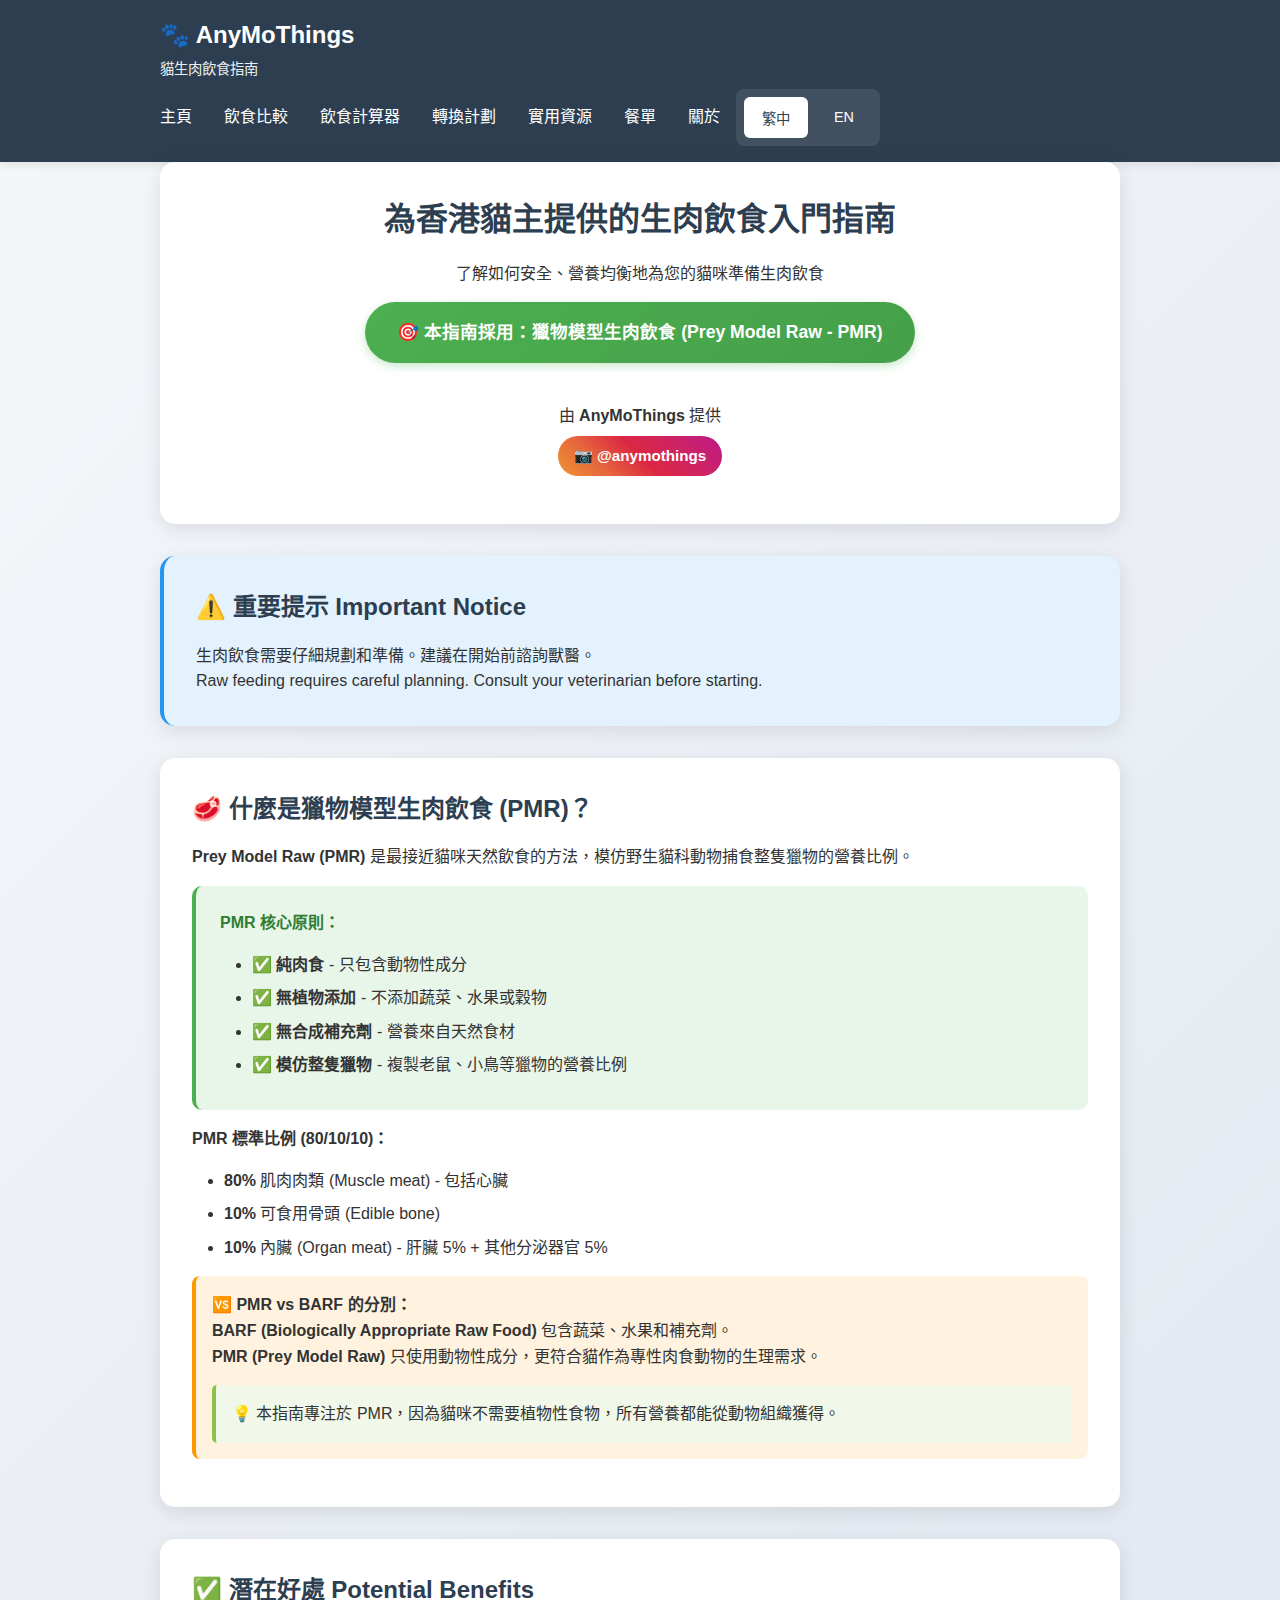
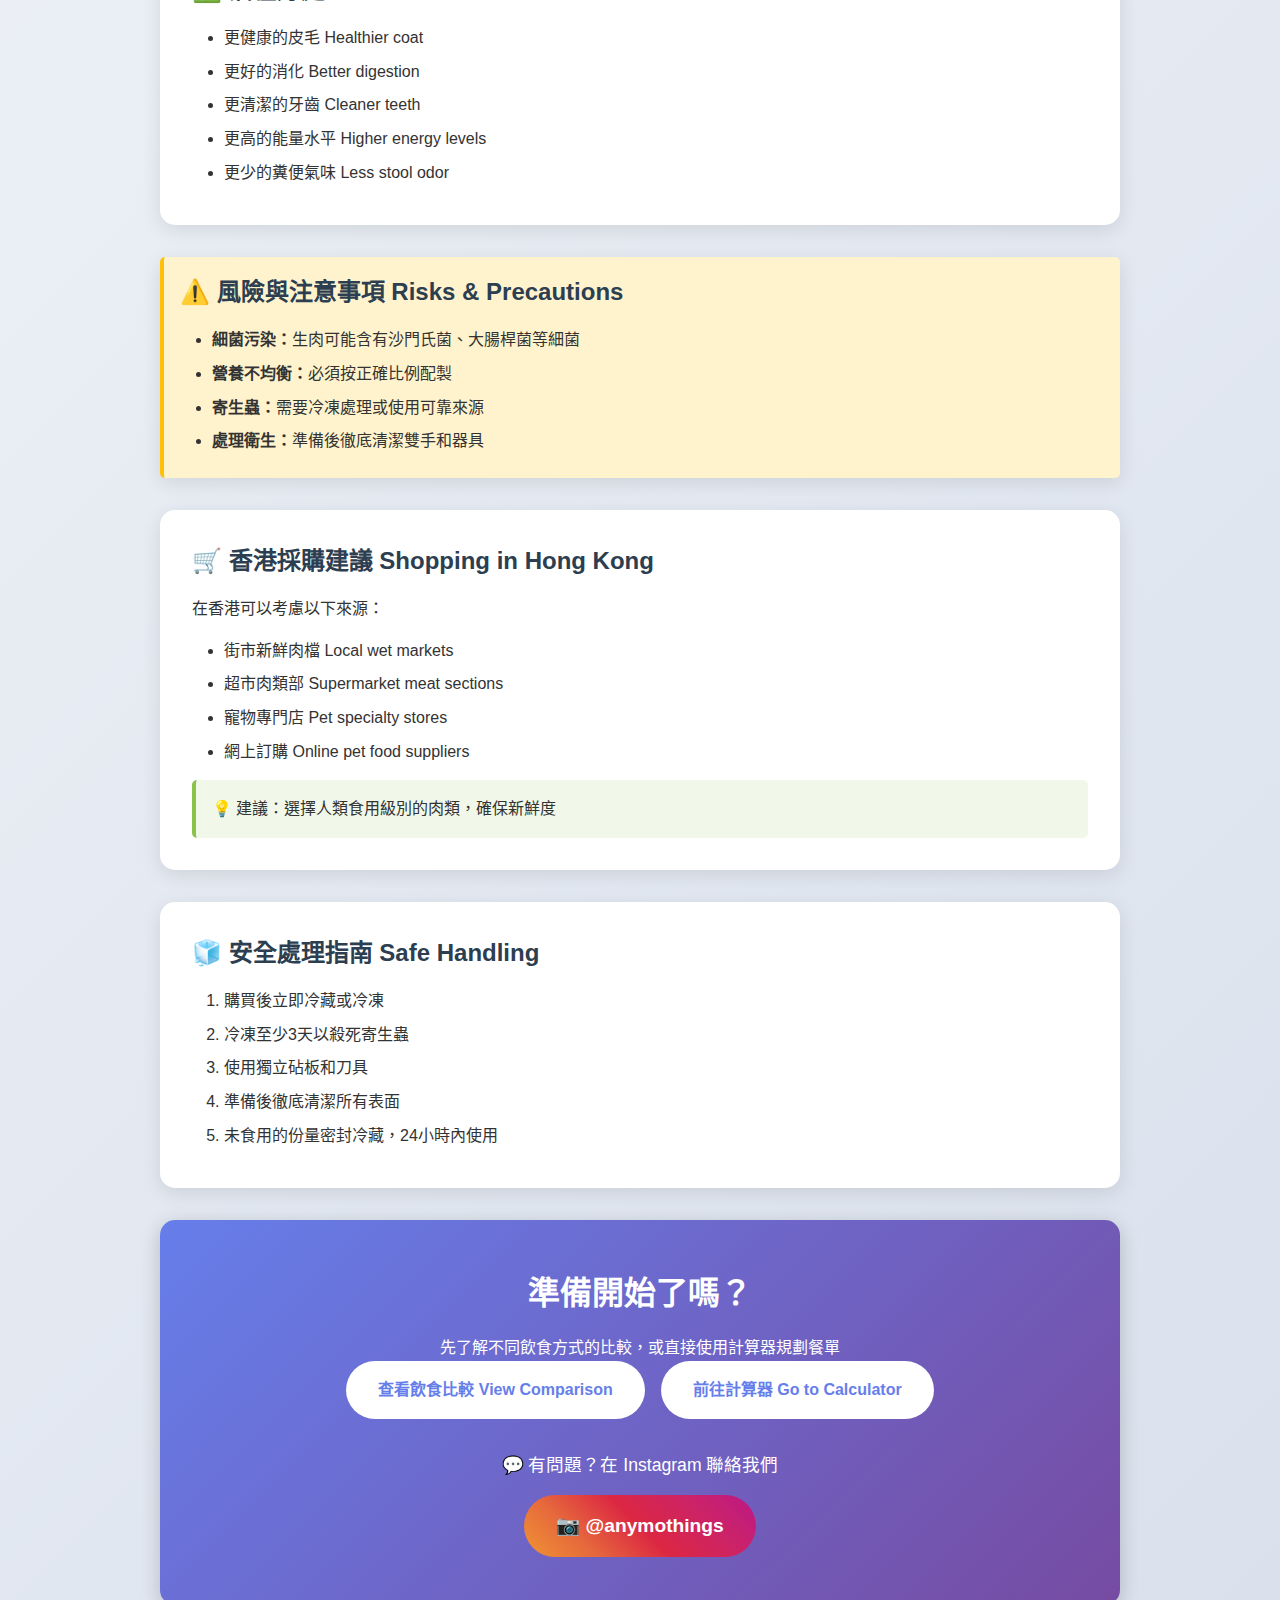
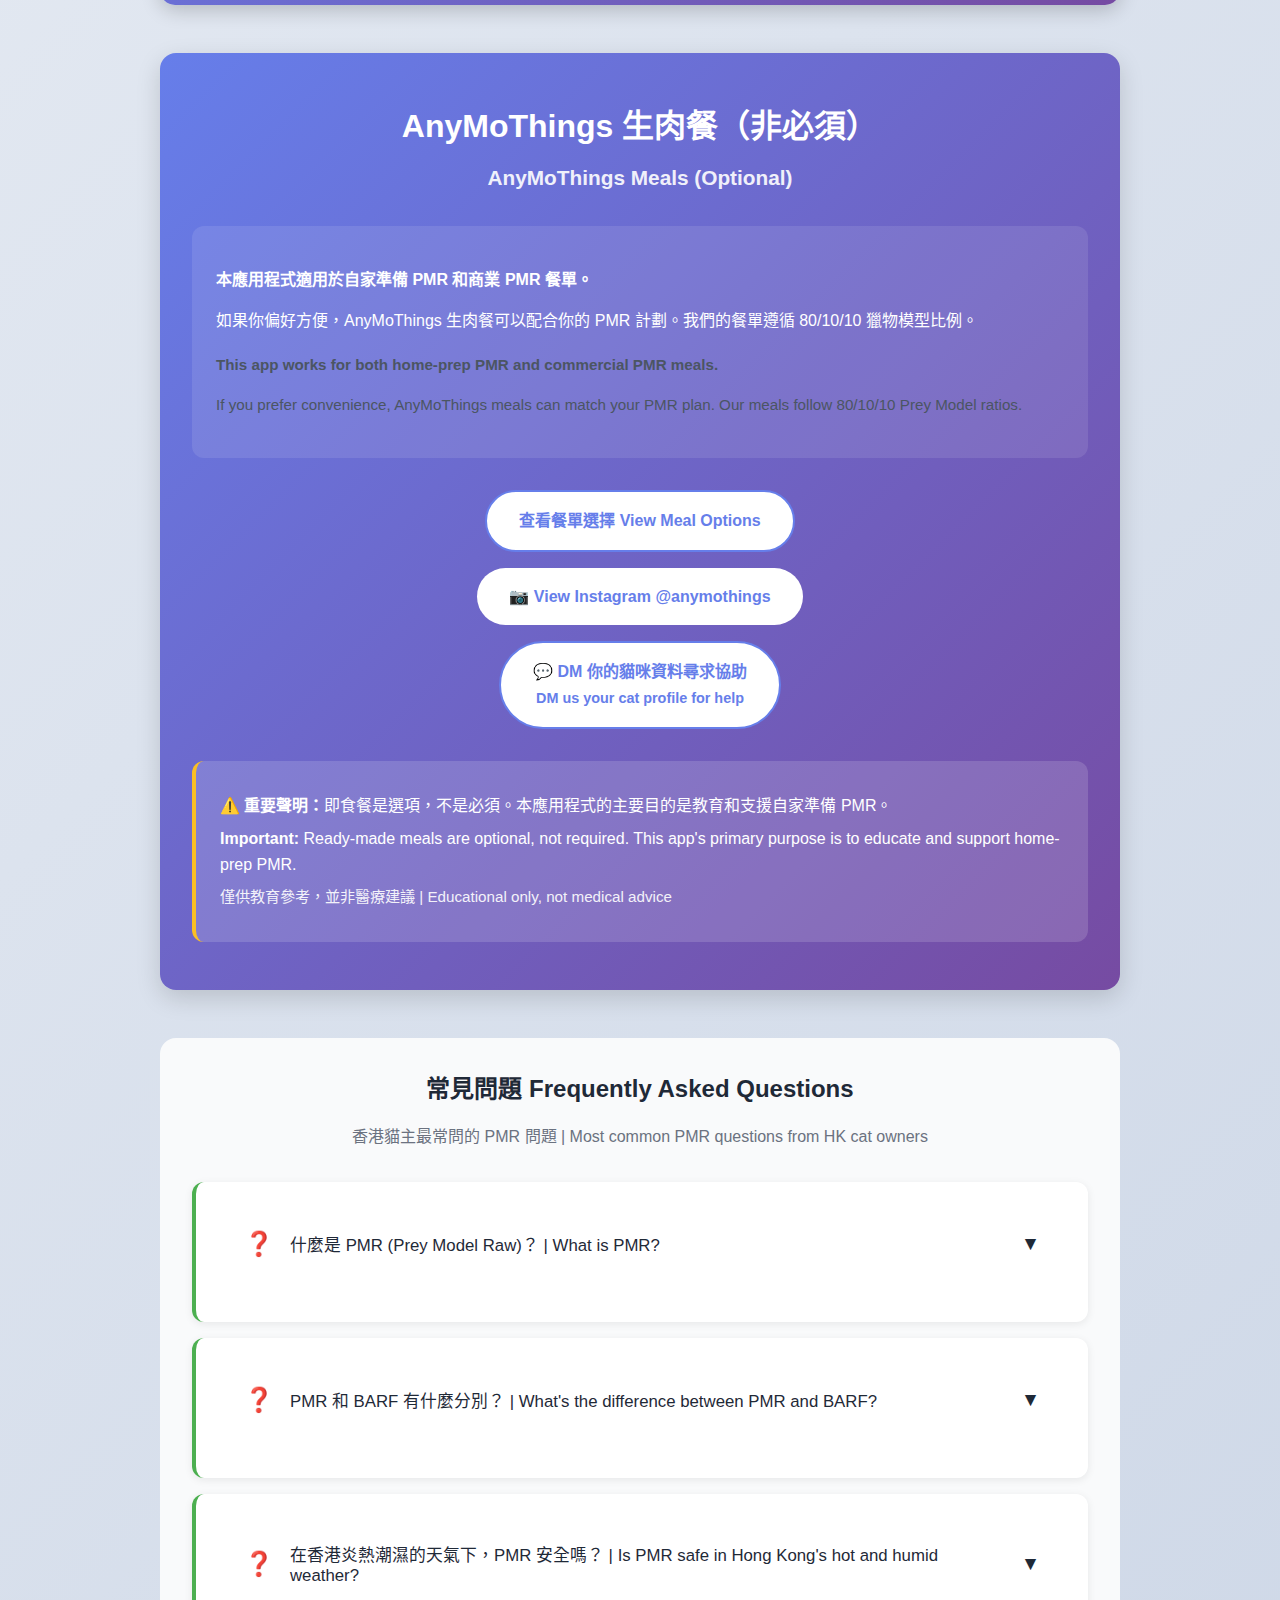
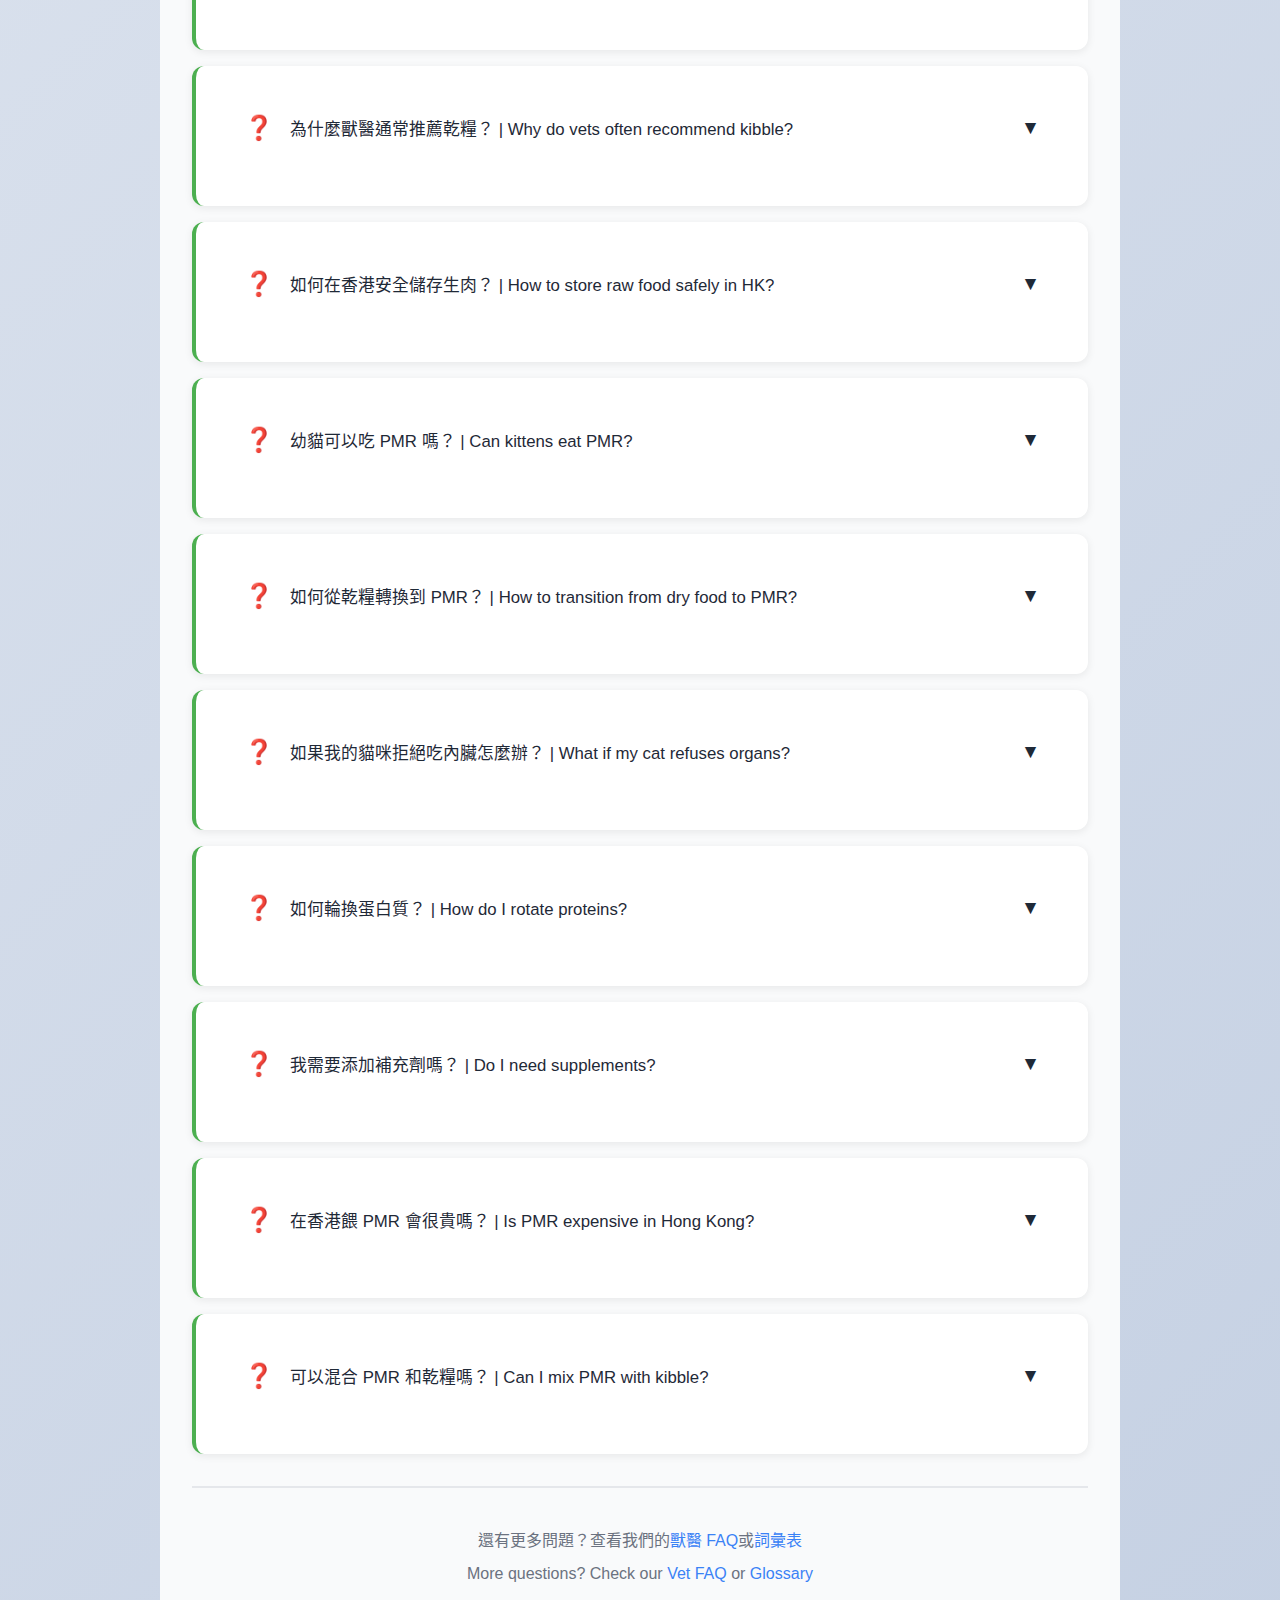
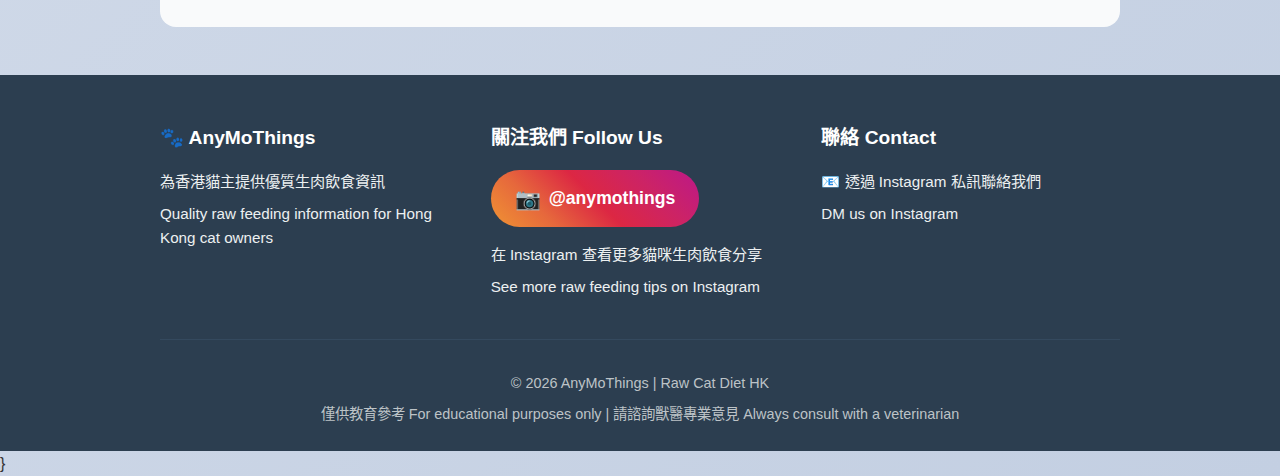
<file: index.html>
<!DOCTYPE html>
<html lang="zh-HK">
<head>
    <meta charset="UTF-8">
    <meta name="viewport" content="width=device-width, initial-scale=1.0">
    <title>AnyMoThings - PMR 貓生肉飲食指南 | Raw Cat Diet HK</title>
    <meta name="description" content="為香港貓主提供的獵物模型生肉飲食（PMR）完整指南。包括飲食計算器、轉換計劃和健康追蹤。">
    <meta name="keywords" content="貓生肉飲食,PMR,香港,AnyMoThings,raw cat food,prey model raw">
    <meta name="theme-color" content="#2c3e50">
    
    <!-- PWA -->
    <link rel="manifest" href="manifest.json">
    <meta name="mobile-web-app-capable" content="yes">
    <meta name="apple-mobile-web-app-capable" content="yes">
    <meta name="apple-mobile-web-app-status-bar-style" content="black-translucent">
    <meta name="apple-mobile-web-app-title" content="AnyMoThings">
    
    <link rel="stylesheet" href="styles.css">
    <script src="language.js"></script>
    
    <!-- Schema.org structured data -->
    <script type="application/ld+json">
    {
      "@context": "https://schema.org",
      "@type": "WebSite",
      "name": "AnyMoThings PMR Cat Diet Guide",
      "description": "Complete Prey Model Raw feeding guide for Hong Kong cat owners with calculator, transition planner, and educational resources",
      "url": "https://anymothings.github.io/pmr-cat-app/",
      "inLanguage": ["zh-HK", "en"],
      "publisher": {
        "@type": "Organization",
        "name": "AnyMoThings",
        "url": "https://anymothings.github.io/pmr-cat-app/",
        "sameAs": ["https://www.instagram.com/anymothings/"],
        "address": {
          "@type": "PostalAddress",
          "addressLocality": "Hong Kong",
          "addressCountry": "HK"
        }
      }
    }
    </script>
    
    <script type="application/ld+json">
    {
      "@context": "https://schema.org",
      "@type": "FAQPage",
      "mainEntity": [
        {
          "@type": "Question",
          "name": "What is PMR (Prey Model Raw)?",
          "acceptedAnswer": {
            "@type": "Answer",
            "text": "PMR (Prey Model Raw) is a feeding approach that mimics how cats would eat whole prey in the wild. It uses 80% muscle meat, 10% bone, and 10% organs, without adding vegetables, fruits, or supplements."
          }
        },
        {
          "@type": "Question",
          "name": "Is PMR safe in Hong Kong's hot and humid weather?",
          "acceptedAnswer": {
            "@type": "Answer",
            "text": "Yes, as long as proper food safety measures are followed. Key points: refrigerate within 30 minutes of purchase, use sealed containers, feed within 24 hours after thawing, clean up leftovers within 30 minutes."
          }
        },
        {
          "@type": "Question",
          "name": "Can kittens eat PMR?",
          "acceptedAnswer": {
            "@type": "Answer",
            "text": "Yes! Kittens can start PMR from 8-10 weeks old. Kittens need higher energy and calcium, so increase bone ratio to 12-15% and feed 3-4 times daily."
          }
        }
      ]
    }
    </script>
</head>
<body>
    <nav>
        <div class="container">
            <div class="nav-brand">
                <h1>🐾 AnyMoThings</h1>
                <p class="nav-subtitle" data-lang="zh">貓生肉飲食指南</p>
                <p class="nav-subtitle" data-lang="en">Raw Cat Diet Guide</p>
            </div>
            <div style="display: flex; align-items: center; gap: 1rem;">
                <ul>
                    <li><a href="index.html" data-lang="zh">主頁</a><a href="index.html" data-lang="en">Home</a></li>
                    <li><a href="comparison.html" data-lang="zh">飲食比較</a><a href="comparison.html" data-lang="en">Comparison</a></li>
                    <li><a href="calculator.html" data-lang="zh">飲食計算器</a><a href="calculator.html" data-lang="en">Calculator</a></li>
                    <li><a href="transition.html" data-lang="zh">轉換計劃</a><a href="transition.html" data-lang="en">Transition</a></li>
                    <li><a href="resources.html" data-lang="zh">實用資源</a><a href="resources.html" data-lang="en">Resources</a></li>
                    <li><a href="meals.html" data-lang="zh">餐單</a><a href="meals.html" data-lang="en">Meals</a></li>
                    <li><a href="about.html" data-lang="zh">關於</a><a href="about.html" data-lang="en">About</a></li>
                </ul>
                <div class="language-switcher">
                    <button class="lang-btn" data-lang-btn="zh" onclick="switchLanguage('zh')">繁中</button>
                    <button class="lang-btn" data-lang-btn="en" onclick="switchLanguage('en')">EN</button>
                </div>
            </div>
        </div>
    </nav>

    <main class="container">
        <section class="hero">
            <h2 data-lang="zh">為香港貓主提供的生肉飲食入門指南</h2>
            <h2 data-lang="en">Raw Feeding Guide for Hong Kong Cat Owners</h2>
            <p data-lang="zh">了解如何安全、營養均衡地為您的貓咪準備生肉飲食</p>
            <p data-lang="en">Learn how to safely and nutritiously prepare raw food for your cat</p>
            <div class="pmr-badge">
                <strong data-lang="zh">🎯 本指南採用：獵物模型生肉飲食 (Prey Model Raw - PMR)</strong>
                <strong data-lang="en">🎯 This guide uses: Prey Model Raw (PMR)</strong>
            </div>
            <div class="brand-badge">
                <p data-lang="zh">由 <strong>AnyMoThings</strong> 提供</p>
                <p data-lang="en">Provided by <strong>AnyMoThings</strong></p>
                <a href="https://www.instagram.com/anymothings/" target="_blank" rel="noopener noreferrer" class="instagram-link-inline">
                    📷 @anymothings
                </a>
            </div>
        </section>

        <section class="info-card">
            <h3>⚠️ 重要提示 Important Notice</h3>
            <p>生肉飲食需要仔細規劃和準備。建議在開始前諮詢獸醫。</p>
            <p>Raw feeding requires careful planning. Consult your veterinarian before starting.</p>
        </section>

        <section class="content-section">
            <h3>🥩 什麼是獵物模型生肉飲食 (PMR)？</h3>
            <p><strong>Prey Model Raw (PMR)</strong> 是最接近貓咪天然飲食的方法，模仿野生貓科動物捕食整隻獵物的營養比例。</p>
            
            <div class="pmr-explanation">
                <h4>PMR 核心原則：</h4>
                <ul>
                    <li>✅ <strong>純肉食</strong> - 只包含動物性成分</li>
                    <li>✅ <strong>無植物添加</strong> - 不添加蔬菜、水果或穀物</li>
                    <li>✅ <strong>無合成補充劑</strong> - 營養來自天然食材</li>
                    <li>✅ <strong>模仿整隻獵物</strong> - 複製老鼠、小鳥等獵物的營養比例</li>
                </ul>
            </div>

            <h4>PMR 標準比例 (80/10/10)：</h4>
            <ul>
                <li><strong>80%</strong> 肌肉肉類 (Muscle meat) - 包括心臟</li>
                <li><strong>10%</strong> 可食用骨頭 (Edible bone)</li>
                <li><strong>10%</strong> 內臟 (Organ meat) - 肝臟 5% + 其他分泌器官 5%</li>
            </ul>

            <div class="info-box">
                <h4>🆚 PMR vs BARF 的分別：</h4>
                <p><strong>BARF (Biologically Appropriate Raw Food)</strong> 包含蔬菜、水果和補充劑。</p>
                <p><strong>PMR (Prey Model Raw)</strong> 只使用動物性成分，更符合貓作為專性肉食動物的生理需求。</p>
                <p class="tip">💡 本指南專注於 PMR，因為貓咪不需要植物性食物，所有營養都能從動物組織獲得。</p>
            </div>
        </section>

        <section class="content-section">
            <h3>✅ 潛在好處 Potential Benefits</h3>
            <ul>
                <li>更健康的皮毛 Healthier coat</li>
                <li>更好的消化 Better digestion</li>
                <li>更清潔的牙齒 Cleaner teeth</li>
                <li>更高的能量水平 Higher energy levels</li>
                <li>更少的糞便氣味 Less stool odor</li>
            </ul>
        </section>

        <section class="content-section warning">
            <h3>⚠️ 風險與注意事項 Risks & Precautions</h3>
            <ul>
                <li><strong>細菌污染：</strong>生肉可能含有沙門氏菌、大腸桿菌等細菌</li>
                <li><strong>營養不均衡：</strong>必須按正確比例配製</li>
                <li><strong>寄生蟲：</strong>需要冷凍處理或使用可靠來源</li>
                <li><strong>處理衛生：</strong>準備後徹底清潔雙手和器具</li>
            </ul>
        </section>

        <section class="content-section">
            <h3>🛒 香港採購建議 Shopping in Hong Kong</h3>
            <p>在香港可以考慮以下來源：</p>
            <ul>
                <li>街市新鮮肉檔 Local wet markets</li>
                <li>超市肉類部 Supermarket meat sections</li>
                <li>寵物專門店 Pet specialty stores</li>
                <li>網上訂購 Online pet food suppliers</li>
            </ul>
            <p class="tip">💡 建議：選擇人類食用級別的肉類，確保新鮮度</p>
        </section>

        <section class="content-section">
            <h3>🧊 安全處理指南 Safe Handling</h3>
            <ol>
                <li>購買後立即冷藏或冷凍</li>
                <li>冷凍至少3天以殺死寄生蟲</li>
                <li>使用獨立砧板和刀具</li>
                <li>準備後徹底清潔所有表面</li>
                <li>未食用的份量密封冷藏，24小時內使用</li>
            </ol>
        </section>

        <section class="cta">
            <h3>準備開始了嗎？</h3>
            <p>先了解不同飲食方式的比較，或直接使用計算器規劃餐單</p>
            <div style="display: flex; gap: 1rem; justify-content: center; flex-wrap: wrap;">
                <a href="comparison.html" class="btn">查看飲食比較 View Comparison</a>
                <a href="calculator.html" class="btn">前往計算器 Go to Calculator</a>
            </div>
            <div style="margin-top: 2rem;">
                <p style="font-size: 1.1rem;">💬 有問題？在 Instagram 聯絡我們</p>
                <a href="https://www.instagram.com/anymothings/" target="_blank" rel="noopener noreferrer" class="instagram-cta">
                    📷 @anymothings
                </a>
            </div>
        </section>

        <!-- AnyMoThings Meals Section -->
        <section class="anymothings-section">
            <h2>AnyMoThings 生肉餐（非必須）</h2>
            <h3 class="section-subtitle">AnyMoThings Meals (Optional)</h3>
            
            <div class="anymothings-content">
                <div class="bilingual-block">
                    <div class="chinese-text">
                        <p><strong>本應用程式適用於自家準備 PMR 和商業 PMR 餐單。</strong></p>
                        <p>如果你偏好方便，AnyMoThings 生肉餐可以配合你的 PMR 計劃。我們的餐單遵循 80/10/10 獵物模型比例。</p>
                    </div>
                    <div class="english-text">
                        <p><strong>This app works for both home-prep PMR and commercial PMR meals.</strong></p>
                        <p>If you prefer convenience, AnyMoThings meals can match your PMR plan. Our meals follow 80/10/10 Prey Model ratios.</p>
                    </div>
                </div>
                
                <div class="anymothings-cta">
                    <a href="meals.html" class="btn btn-secondary">查看餐單選擇 View Meal Options</a>
                    <a href="https://www.instagram.com/anymothings/" target="_blank" rel="noopener noreferrer" class="btn btn-instagram">
                        📷 View Instagram @anymothings
                    </a>
                    <a href="https://www.instagram.com/anymothings/" target="_blank" rel="noopener noreferrer" class="btn btn-secondary">
                        💬 DM 你的貓咪資料尋求協助<br>
                        <span style="font-size: 0.9em;">DM us your cat profile for help</span>
                    </a>
                </div>
                
                <div class="anymothings-disclaimer">
                    <p><strong>⚠️ 重要聲明：</strong>即食餐是選項，不是必須。本應用程式的主要目的是教育和支援自家準備 PMR。</p>
                    <p><strong>Important:</strong> Ready-made meals are optional, not required. This app's primary purpose is to educate and support home-prep PMR.</p>
                    <p style="margin-top: 0.5rem; font-size: 0.95em; opacity: 0.9;">僅供教育參考，並非醫療建議 | Educational only, not medical advice</p>
                </div>
            </div>
        </section>

        <!-- FAQ Section -->
        <section class="faq-section">
            <h2>常見問題 Frequently Asked Questions</h2>
            <p class="section-intro">香港貓主最常問的 PMR 問題 | Most common PMR questions from HK cat owners</p>
            
            <div class="faq-container">
                <!-- FAQ 1 -->
                <div class="faq-item">
                    <button class="faq-question" onclick="toggleFAQ(this)">
                        <span class="faq-icon">❓</span>
                        <span class="faq-text">什麼是 PMR (Prey Model Raw)？ | What is PMR?</span>
                        <span class="faq-arrow">▼</span>
                    </button>
                    <div class="faq-answer">
                        <div class="chinese-answer">
                            <p><strong>中文解答：</strong></p>
                            <p>PMR（Prey Model Raw，獵物模型生肉飲食）是模仿貓咪在野外捕食整隻獵物的飲食模式。使用 80% 肌肉肉類、10% 骨頭、10% 內臟的比例，不添加蔬菜、水果或補充劑。</p>
                        </div>
                        <div class="english-answer">
                            <p><strong>English Answer:</strong></p>
                            <p>PMR (Prey Model Raw) is a feeding approach that mimics how cats would eat whole prey in the wild. It uses 80% muscle meat, 10% bone, and 10% organs, without adding vegetables, fruits, or supplements.</p>
                        </div>
                    </div>
                </div>

                <!-- FAQ 2 -->
                <div class="faq-item">
                    <button class="faq-question" onclick="toggleFAQ(this)">
                        <span class="faq-icon">❓</span>
                        <span class="faq-text">PMR 和 BARF 有什麼分別？ | What's the difference between PMR and BARF?</span>
                        <span class="faq-arrow">▼</span>
                    </button>
                    <div class="faq-answer">
                        <div class="chinese-answer">
                            <p><strong>中文解答：</strong></p>
                            <p>PMR 只包含動物性成分（肉、骨、內臟），不添加蔬菜或補充劑。BARF（生物學適當生食）則包含約 10-20% 的蔬菜和水果。PMR 認為貓咪是專性肉食動物，不需要植物性食物。</p>
                        </div>
                        <div class="english-answer">
                            <p><strong>English Answer:</strong></p>
                            <p>PMR contains only animal components (meat, bone, organs) without vegetables or supplements. BARF (Biologically Appropriate Raw Food) includes about 10-20% vegetables and fruits. PMR recognizes cats as obligate carnivores that don't require plant matter.</p>
                        </div>
                    </div>
                </div>

                <!-- FAQ 3 -->
                <div class="faq-item">
                    <button class="faq-question" onclick="toggleFAQ(this)">
                        <span class="faq-icon">❓</span>
                        <span class="faq-text">在香港炎熱潮濕的天氣下，PMR 安全嗎？ | Is PMR safe in Hong Kong's hot and humid weather?</span>
                        <span class="faq-arrow">▼</span>
                    </button>
                    <div class="faq-answer">
                        <div class="chinese-answer">
                            <p><strong>中文解答：</strong></p>
                            <p>是的，只要遵循適當的食物安全措施。關鍵是：購買後 30 分鐘內冷藏、使用密封容器、解凍後 24 小時內餵食、剩餘食物 30 分鐘內清理。健康貓咪的胃酸 pH 值 1-2，比人類更酸，能有效殺死大部分細菌。</p>
                        </div>
                        <div class="english-answer">
                            <p><strong>English Answer:</strong></p>
                            <p>Yes, as long as proper food safety measures are followed. Key points: refrigerate within 30 minutes of purchase, use sealed containers, feed within 24 hours after thawing, clean up leftovers within 30 minutes. Healthy cats have stomach pH 1-2, more acidic than humans, effectively killing most bacteria.</p>
                        </div>
                    </div>
                </div>

                <!-- FAQ 4 -->
                <div class="faq-item">
                    <button class="faq-question" onclick="toggleFAQ(this)">
                        <span class="faq-icon">❓</span>
                        <span class="faq-text">為什麼獸醫通常推薦乾糧？ | Why do vets often recommend kibble?</span>
                        <span class="faq-arrow">▼</span>
                    </button>
                    <div class="faq-answer">
                        <div class="chinese-answer">
                            <p><strong>中文解答：</strong></p>
                            <p>獸醫推薦乾糧有多個原因：方便、營養標準化、減少食物安全風險、獸醫學院的營養課程主要由寵物食品公司贊助。這不代表獸醫錯誤，而是反映了不同的風險評估和專業訓練。我們鼓勵與獸醫討論 PMR，而不是對抗。</p>
                        </div>
                        <div class="english-answer">
                            <p><strong>English Answer:</strong></p>
                            <p>Vets recommend kibble for several reasons: convenience, standardized nutrition, reduced food safety risks, and veterinary nutrition courses are often sponsored by pet food companies. This doesn't mean vets are wrong, but reflects different risk assessments and professional training. We encourage discussing PMR with vets, not opposing them.</p>
                        </div>
                    </div>
                </div>

                <!-- FAQ 5 -->
                <div class="faq-item">
                    <button class="faq-question" onclick="toggleFAQ(this)">
                        <span class="faq-icon">❓</span>
                        <span class="faq-text">如何在香港安全儲存生肉？ | How to store raw food safely in HK?</span>
                        <span class="faq-arrow">▼</span>
                    </button>
                    <div class="faq-answer">
                        <div class="chinese-answer">
                            <p><strong>中文解答：</strong></p>
                            <p>購買後立即冷藏或冷凍。使用密封容器或袋子，與人類食物分開。冷凍至少 3 天以殺死寄生蟲。解凍時在雪櫃內進行，不要在室溫下解凍。小型雪櫃的家庭可以準備 3-4 天份量，更頻繁採購。</p>
                        </div>
                        <div class="english-answer">
                            <p><strong>English Answer:</strong></p>
                            <p>Refrigerate or freeze immediately after purchase. Use sealed containers or bags, separate from human food. Freeze for at least 3 days to kill parasites. Thaw in refrigerator, not at room temperature. Households with small freezers can prepare 3-4 days' worth and shop more frequently.</p>
                        </div>
                    </div>
                </div>

                <!-- FAQ 6 -->
                <div class="faq-item">
                    <button class="faq-question" onclick="toggleFAQ(this)">
                        <span class="faq-icon">❓</span>
                        <span class="faq-text">幼貓可以吃 PMR 嗎？ | Can kittens eat PMR?</span>
                        <span class="faq-arrow">▼</span>
                    </button>
                    <div class="faq-answer">
                        <div class="chinese-answer">
                            <p><strong>中文解答：</strong></p>
                            <p>可以！幼貓從 8-10 週開始可以吃 PMR。幼貓需要更高的能量和鈣質，建議增加骨頭比例至 12-15%，每日餵食 3-4 次。確保肉類切成適當大小，讓幼貓能安全咀嚼。建議在轉換前諮詢獸醫。</p>
                        </div>
                        <div class="english-answer">
                            <p><strong>English Answer:</strong></p>
                            <p>Yes! Kittens can start PMR from 8-10 weeks old. Kittens need higher energy and calcium, so increase bone ratio to 12-15% and feed 3-4 times daily. Ensure meat is cut to appropriate size for safe chewing. Consult a vet before transitioning.</p>
                        </div>
                    </div>
                </div>

                <!-- FAQ 7 -->
                <div class="faq-item">
                    <button class="faq-question" onclick="toggleFAQ(this)">
                        <span class="faq-icon">❓</span>
                        <span class="faq-text">如何從乾糧轉換到 PMR？ | How to transition from dry food to PMR?</span>
                        <span class="faq-arrow">▼</span>
                    </button>
                    <div class="faq-answer">
                        <div class="chinese-answer">
                            <p><strong>中文解答：</strong></p>
                            <p>逐步轉換，通常需要 1-4 週。開始時混合少量生肉與現有食物，逐漸增加生肉比例。觀察貓咪的糞便、食慾和整體狀況。有些貓咪適應快，有些需要更長時間。使用我們的<a href="transition.html">轉換計劃器</a>獲取詳細指引。</p>
                        </div>
                        <div class="english-answer">
                            <p><strong>English Answer:</strong></p>
                            <p>Transition gradually, typically taking 1-4 weeks. Start by mixing small amounts of raw meat with current food, gradually increasing the raw portion. Monitor your cat's stool, appetite, and overall condition. Some cats adapt quickly, others need more time. Use our <a href="transition.html">transition planner</a> for detailed guidance.</p>
                        </div>
                    </div>
                </div>

                <!-- FAQ 8 -->
                <div class="faq-item">
                    <button class="faq-question" onclick="toggleFAQ(this)">
                        <span class="faq-icon">❓</span>
                        <span class="faq-text">如果我的貓咪拒絕吃內臟怎麼辦？ | What if my cat refuses organs?</span>
                        <span class="faq-arrow">▼</span>
                    </button>
                    <div class="faq-answer">
                        <div class="chinese-answer">
                            <p><strong>中文解答：</strong></p>
                            <p>這很常見！嘗試：1) 將內臟切成小塊混入肌肉肉類中；2) 輕微煎一下表面（不要煮熟）；3) 從極少量開始（1-2%），逐漸增加；4) 嘗試不同動物的內臟（有些貓咪偏好雞肝而不是牛肝）。如果真的無法接受，可以考慮使用符合 PMR 比例的即食餐。</p>
                        </div>
                        <div class="english-answer">
                            <p><strong>English Answer:</strong></p>
                            <p>This is common! Try: 1) Cut organs into small pieces and mix with muscle meat; 2) Lightly sear the surface (don't cook through); 3) Start with very small amounts (1-2%) and gradually increase; 4) Try organs from different animals (some cats prefer chicken liver over beef liver). If truly unable to accept, consider ready-made meals that follow PMR ratios.</p>
                        </div>
                    </div>
                </div>

                <!-- FAQ 9 -->
                <div class="faq-item">
                    <button class="faq-question" onclick="toggleFAQ(this)">
                        <span class="faq-icon">❓</span>
                        <span class="faq-text">如何輪換蛋白質？ | How do I rotate proteins?</span>
                        <span class="faq-arrow">▼</span>
                    </button>
                    <div class="faq-answer">
                        <div class="chinese-answer">
                            <p><strong>中文解答：</strong></p>
                            <p>建議每週輪換 2-3 種不同蛋白質來源。例如：週一至週三餵雞肉，週四至週五餵牛肉，週六至週日餵鴨肉或兔肉。不要連續超過 2 週只餵食同一種肉類。輪換確保營養多樣化，預防食物敏感。查看我們的<a href="resources.html">資源頁面</a>了解更多。</p>
                        </div>
                        <div class="english-answer">
                            <p><strong>English Answer:</strong></p>
                            <p>Rotate 2-3 different protein sources weekly. For example: Monday-Wednesday feed chicken, Thursday-Friday feed beef, Saturday-Sunday feed duck or rabbit. Don't feed the same meat for more than 2 consecutive weeks. Rotation ensures nutritional diversity and prevents food sensitivities. Check our <a href="resources.html">resources page</a> for more.</p>
                        </div>
                    </div>
                </div>

                <!-- FAQ 10 -->
                <div class="faq-item">
                    <button class="faq-question" onclick="toggleFAQ(this)">
                        <span class="faq-icon">❓</span>
                        <span class="faq-text">我需要添加補充劑嗎？ | Do I need supplements?</span>
                        <span class="faq-arrow">▼</span>
                    </button>
                    <div class="faq-answer">
                        <div class="chinese-answer">
                            <p><strong>中文解答：</strong></p>
                            <p>如果嚴格遵循 PMR 80/10/10 比例並輪換蛋白質，通常不需要補充劑。貓咪能從天然食材獲得所有必需營養素。例外情況：無骨餐需要鈣質補充、特殊健康狀況（請諮詢獸醫）。不要隨意添加補充劑，過量可能有害。</p>
                        </div>
                        <div class="english-answer">
                            <p><strong>English Answer:</strong></p>
                            <p>If strictly following PMR 80/10/10 ratios and rotating proteins, supplements are usually not needed. Cats can obtain all essential nutrients from natural ingredients. Exceptions: boneless meals need calcium supplementation, special health conditions (consult vet). Don't add supplements randomly, excess can be harmful.</p>
                        </div>
                    </div>
                </div>

                <!-- FAQ 11 -->
                <div class="faq-item">
                    <button class="faq-question" onclick="toggleFAQ(this)">
                        <span class="faq-icon">❓</span>
                        <span class="faq-text">在香港餵 PMR 會很貴嗎？ | Is PMR expensive in Hong Kong?</span>
                        <span class="faq-arrow">▼</span>
                    </button>
                    <div class="faq-answer">
                        <div class="chinese-answer">
                            <p><strong>中文解答：</strong></p>
                            <p>成本取決於採購來源。從街市購買，PMR 的成本可能與高級罐頭相若或更便宜（約 HK$50-80/kg）。從超市或寵物店購買會較貴（HK$80-150/kg）。使用我們的<a href="resources.html">成本計算器</a>了解你的實際花費。長遠可能節省醫療費用。</p>
                        </div>
                        <div class="english-answer">
                            <p><strong>English Answer:</strong></p>
                            <p>Cost depends on sourcing. Buying from wet markets, PMR can cost similar to or less than premium canned food (about HK$50-80/kg). Buying from supermarkets or pet stores is more expensive (HK$80-150/kg). Use our <a href="resources.html">cost calculator</a> to understand your actual spending. May save on vet bills long-term.</p>
                        </div>
                    </div>
                </div>

                <!-- FAQ 12 -->
                <div class="faq-item">
                    <button class="faq-question" onclick="toggleFAQ(this)">
                        <span class="faq-icon">❓</span>
                        <span class="faq-text">可以混合 PMR 和乾糧嗎？ | Can I mix PMR with kibble?</span>
                        <span class="faq-arrow">▼</span>
                    </button>
                    <div class="faq-answer">
                        <div class="chinese-answer">
                            <p><strong>中文解答：</strong></p>
                            <p>不建議長期混合。生肉和乾糧的消化時間不同，混合可能導致消化問題。如果需要混合（例如轉換期或旅行時），建議分開餵食：早上餵乾糧，晚上餵生肉，中間間隔至少 6-8 小時。長遠目標應該是完全轉換到 PMR 或選擇其中一種飲食方式。</p>
                        </div>
                        <div class="english-answer">
                            <p><strong>English Answer:</strong></p>
                            <p>Not recommended long-term. Raw meat and kibble have different digestion times, mixing may cause digestive issues. If mixing is necessary (e.g., during transition or travel), feed separately: kibble in morning, raw at night, with at least 6-8 hours between. Long-term goal should be complete transition to PMR or choosing one diet method.</p>
                        </div>
                    </div>
                </div>
            </div>
            
            <div class="faq-footer">
                <p>還有更多問題？查看我們的<a href="vet-faq.html">獸醫 FAQ</a>或<a href="glossary.html">詞彙表</a></p>
                <p>More questions? Check our <a href="vet-faq.html">Vet FAQ</a> or <a href="glossary.html">Glossary</a></p>
            </div>
        </section>
    </main>

    <footer>
        <div class="container">
            <div class="footer-content">
                <div class="footer-section">
                    <h3>🐾 AnyMoThings</h3>
                    <p>為香港貓主提供優質生肉飲食資訊</p>
                    <p>Quality raw feeding information for Hong Kong cat owners</p>
                </div>
                
                <div class="footer-section">
                    <h3>關注我們 Follow Us</h3>
                    <div class="social-links">
                        <a href="https://www.instagram.com/anymothings/" target="_blank" rel="noopener noreferrer" class="instagram-link">
                            <span class="instagram-icon">📷</span>
                            <span>@anymothings</span>
                        </a>
                    </div>
                    <p class="social-description">在 Instagram 查看更多貓咪生肉飲食分享</p>
                    <p class="social-description">See more raw feeding tips on Instagram</p>
                </div>
                
                <div class="footer-section">
                    <h3>聯絡 Contact</h3>
                    <p>📧 透過 Instagram 私訊聯絡我們</p>
                    <p>DM us on Instagram</p>
                </div>
            </div>
            
            <div class="footer-bottom">
                <p>© 2026 AnyMoThings | Raw Cat Diet HK</p>
                <p>僅供教育參考 For educational purposes only | 請諮詢獸醫專業意見 Always consult with a veterinarian</p>
            </div>
        </div>
    </footer>

    <script>
        // Register Service Worker for PWA
        if ('serviceWorker' in navigator) {
            window.addEventListener('load', () => {
                navigator.serviceWorker.register('/sw.js')
                    .then(registration => {
                        console.log('SW registered:', registration);
                    })
                    .catch(error => {
                        console.log('SW registration failed:', error);
                    });
            });
        }
        
        // FAQ Toggle Function
        function toggleFAQ(button) {
            const faqItem = button.parentElement;
            const answer = faqItem.querySelector('.faq-answer');
            const arrow = button.querySelector('.faq-arrow');
            
            // Close all other FAQs
            document.querySelectorAll('.faq-item').forEach(item => {
                if (item !== faqItem && item.classList.contains('active')) {
                    item.classList.remove('active');
                    item.querySelector('.faq-answer').style.maxHeight = null;
                    item.querySelector('.faq-arrow').style.transform = 'rotate(0deg)';
                }
            });
            
            // Toggle current FAQ
            faqItem.classList.toggle('active');
            
            if (faqItem.classList.contains('active')) {
                answer.style.maxHeight = answer.scrollHeight + 'px';
                arrow.style.transform = 'rotate(180deg)';
            } else {
                answer.style.maxHeight = null;
                arrow.style.transform = 'rotate(0deg)';
            }
        }
    </script>        }
    </script>
</body>
</html>
</file>
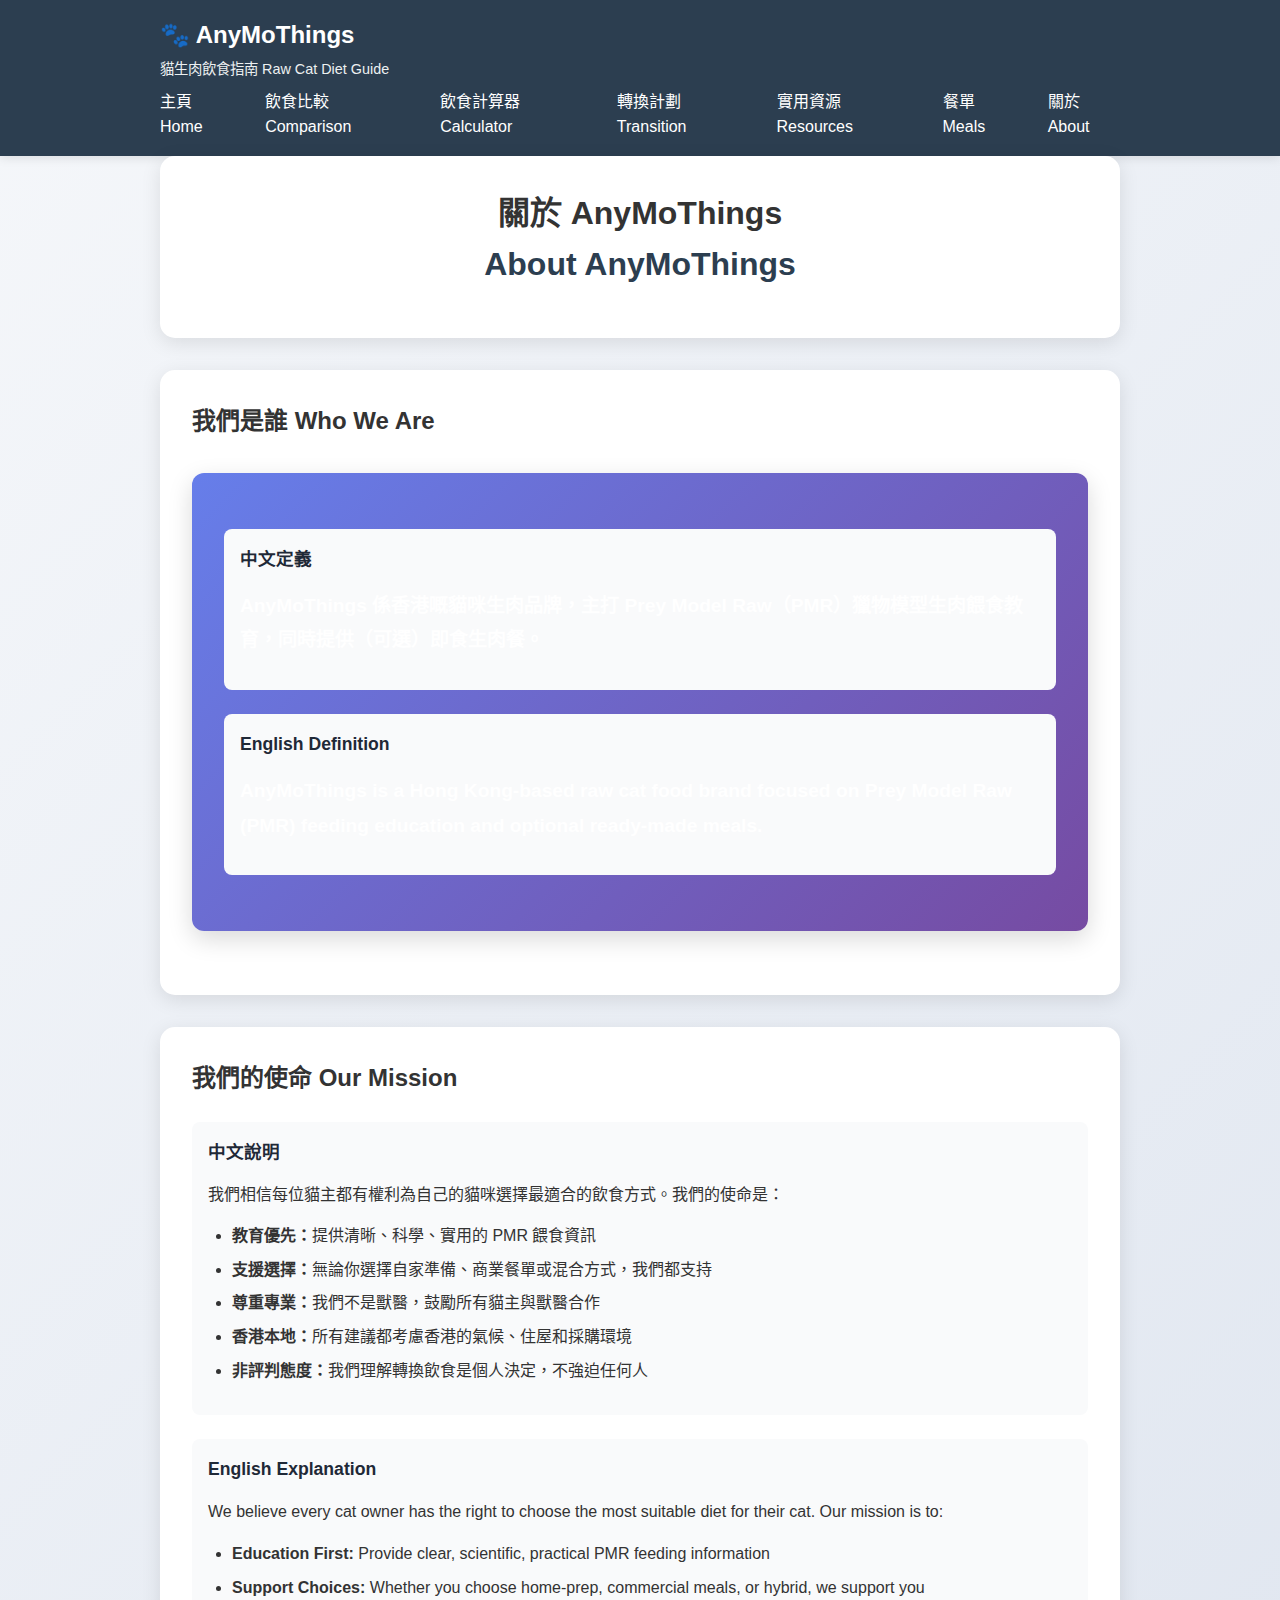
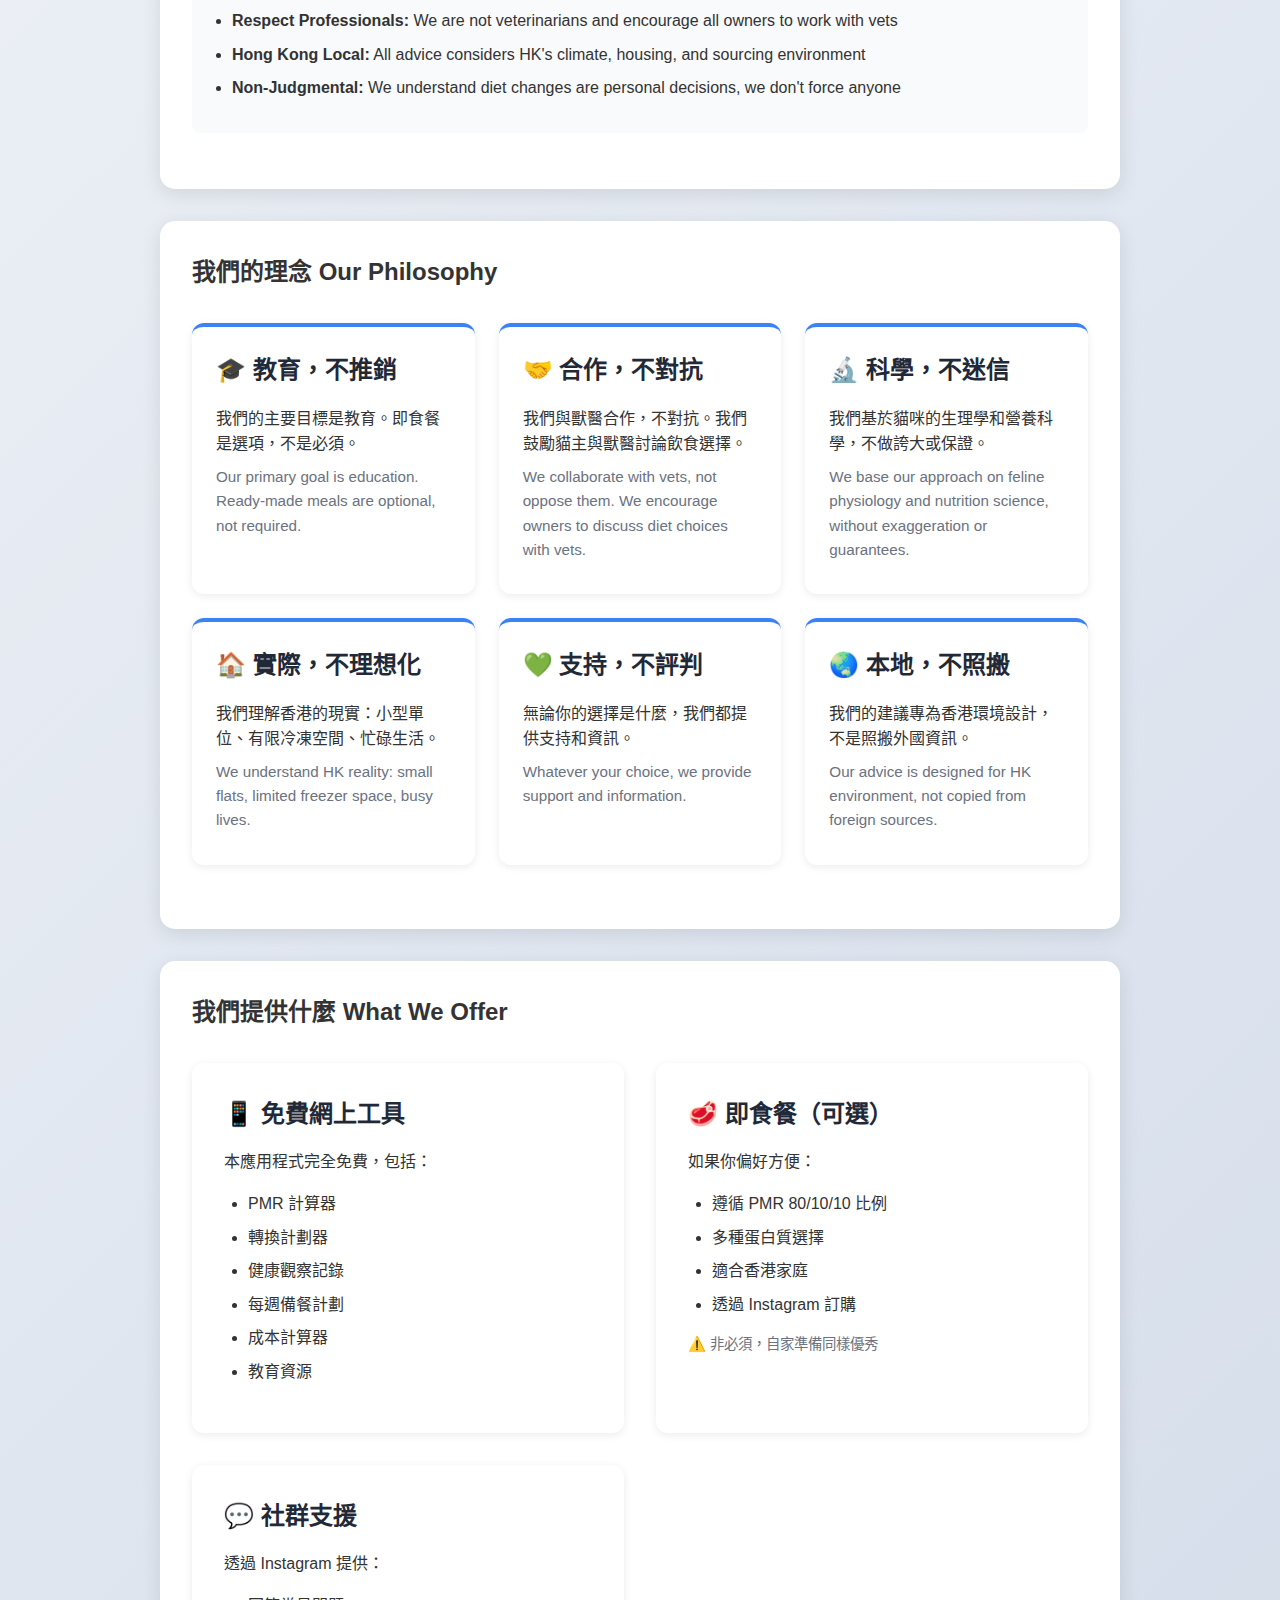
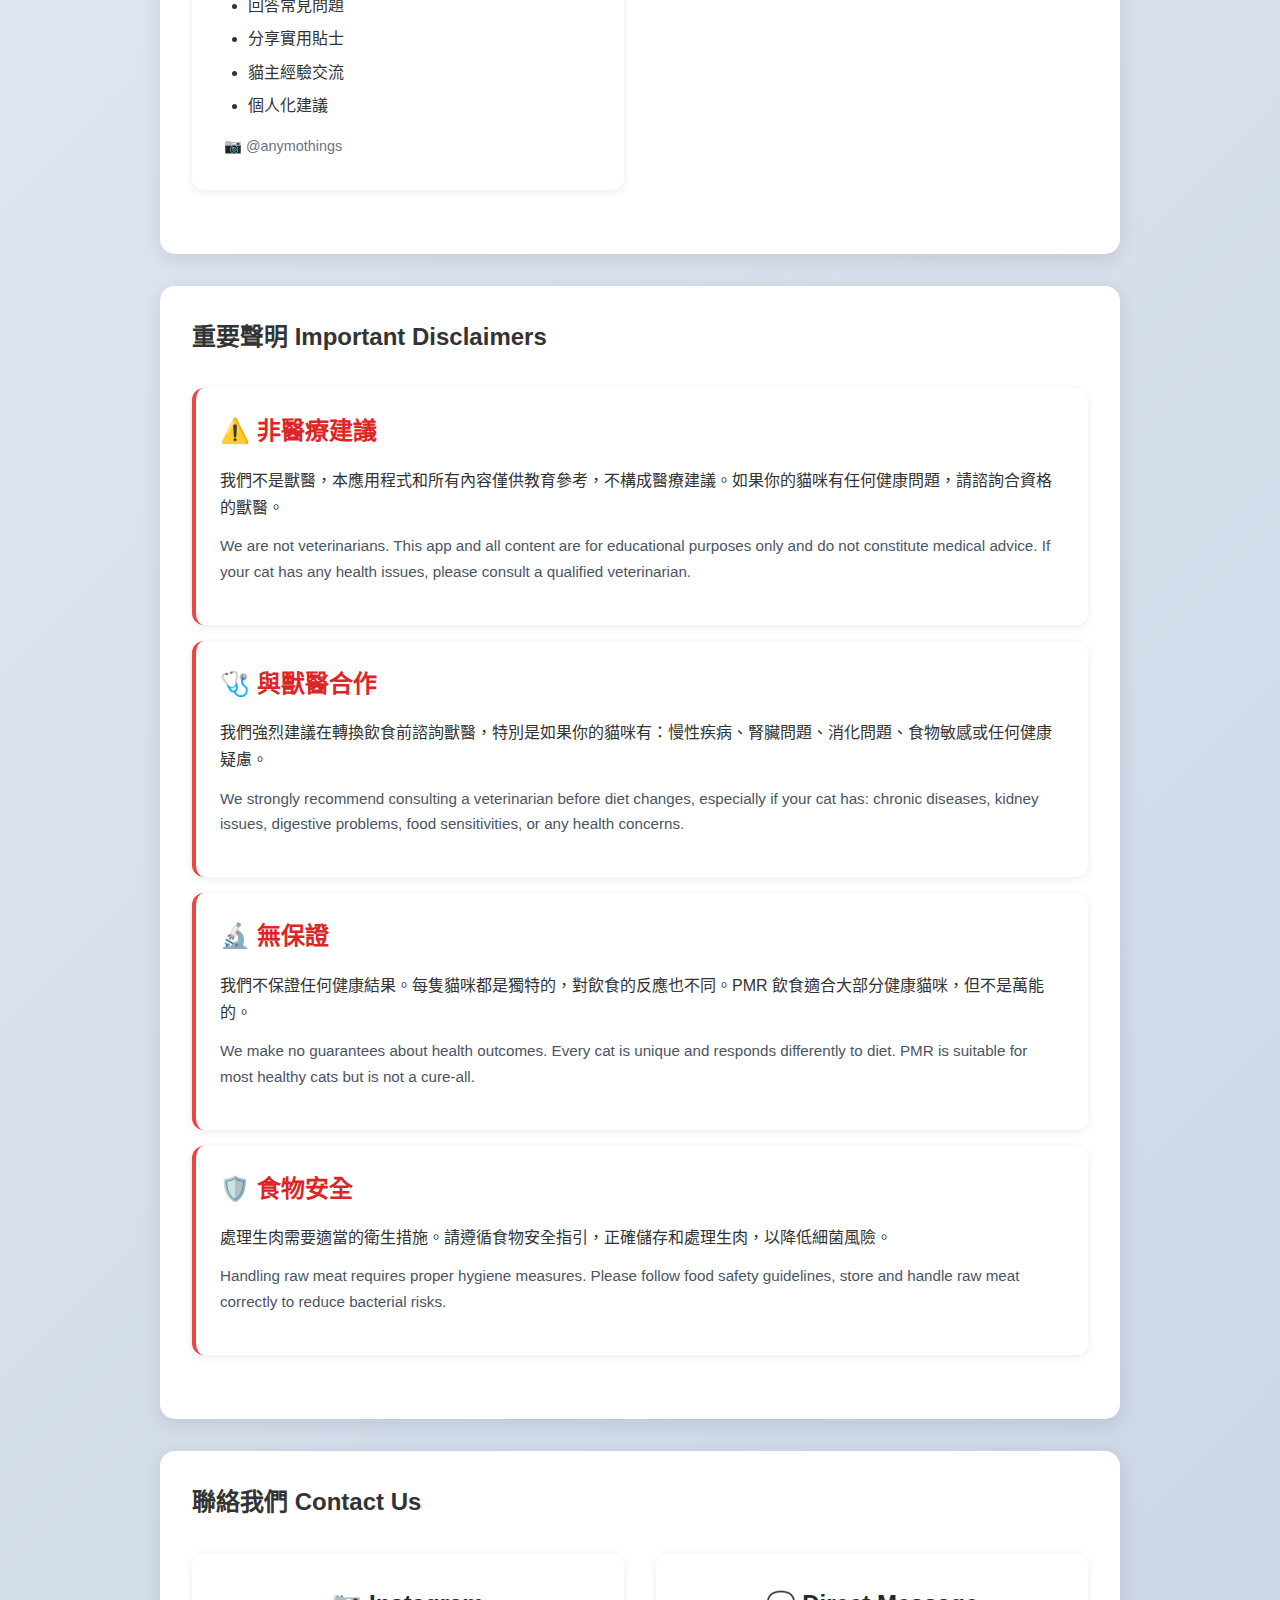
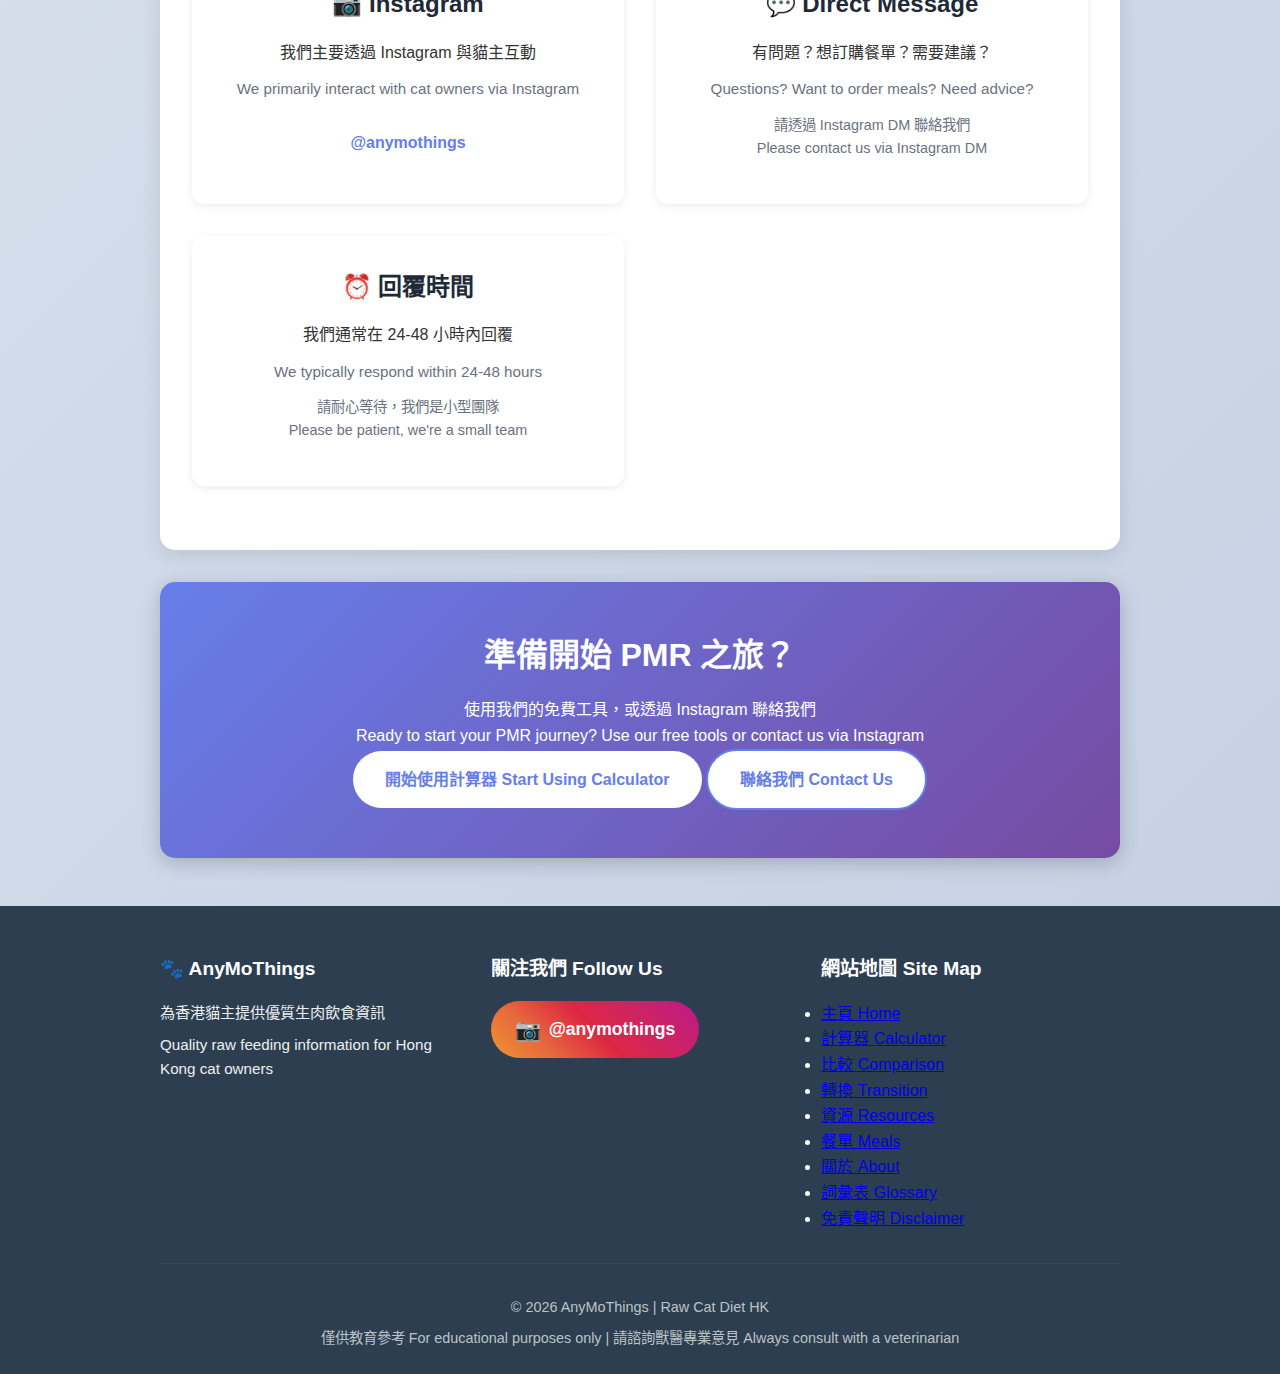
<file: about.html>
<!DOCTYPE html>
<html lang="zh-HK">
<head>
    <meta charset="UTF-8">
    <meta name="viewport" content="width=device-width, initial-scale=1.0">
    <title>關於 AnyMoThings | About AnyMoThings</title>
    <meta name="description" content="AnyMoThings is a Hong Kong-based raw cat food brand focused on Prey Model Raw (PMR) feeding education and optional ready-made meals">
    <link rel="stylesheet" href="styles.css">
    
    <!-- Schema.org Organization structured data -->
    <script type="application/ld+json">
    {
      "@context": "https://schema.org",
      "@type": "Organization",
      "name": "AnyMoThings",
      "description": "Hong Kong-based raw cat food brand focused on Prey Model Raw (PMR) feeding education and optional ready-made meals",
      "url": "https://anymothings.github.io/pmr-cat-app/",
      "sameAs": [
        "https://www.instagram.com/anymothings/"
      ],
      "address": {
        "@type": "PostalAddress",
        "addressLocality": "Hong Kong",
        "addressCountry": "HK"
      }
    }
    </script>
</head>
<body>
    <nav>
        <div class="container">
            <div class="nav-brand">
                <h1>🐾 AnyMoThings</h1>
                <p class="nav-subtitle">貓生肉飲食指南 Raw Cat Diet Guide</p>
            </div>
            <ul>
                <li><a href="index.html">主頁 Home</a></li>
                <li><a href="comparison.html">飲食比較 Comparison</a></li>
                <li><a href="calculator.html">飲食計算器 Calculator</a></li>
                <li><a href="transition.html">轉換計劃 Transition</a></li>
                <li><a href="resources.html">實用資源 Resources</a></li>
                <li><a href="meals.html">餐單 Meals</a></li>
                <li><a href="about.html">關於 About</a></li>
            </ul>
        </div>
    </nav>

    <main class="container">
        <section class="hero">
            <h1>關於 AnyMoThings</h1>
            <h2 class="subtitle">About AnyMoThings</h2>
        </section>

        <section class="content-section">
            <h2>我們是誰 Who We Are</h2>
            
            <div class="definition-box">
                <div class="chinese-block">
                    <h3>中文定義</h3>
                    <p class="definition-text"><strong>AnyMoThings 係香港嘅貓咪生肉品牌，主打 Prey Model Raw（PMR）獵物模型生肉餵食教育，同時提供（可選）即食生肉餐。</strong></p>
                </div>
                
                <div class="english-block">
                    <h3>English Definition</h3>
                    <p class="definition-text"><strong>AnyMoThings is a Hong Kong-based raw cat food brand focused on Prey Model Raw (PMR) feeding education and optional ready-made meals.</strong></p>
                </div>
            </div>
        </section>

        <section class="content-section">
            <h2>我們的使命 Our Mission</h2>
            
            <div class="bilingual-section">
                <div class="chinese-block">
                    <h3>中文說明</h3>
                    <p>我們相信每位貓主都有權利為自己的貓咪選擇最適合的飲食方式。我們的使命是：</p>
                    <ul>
                        <li><strong>教育優先：</strong>提供清晰、科學、實用的 PMR 餵食資訊</li>
                        <li><strong>支援選擇：</strong>無論你選擇自家準備、商業餐單或混合方式，我們都支持</li>
                        <li><strong>尊重專業：</strong>我們不是獸醫，鼓勵所有貓主與獸醫合作</li>
                        <li><strong>香港本地：</strong>所有建議都考慮香港的氣候、住屋和採購環境</li>
                        <li><strong>非評判態度：</strong>我們理解轉換飲食是個人決定，不強迫任何人</li>
                    </ul>
                </div>
                
                <div class="english-block">
                    <h3>English Explanation</h3>
                    <p>We believe every cat owner has the right to choose the most suitable diet for their cat. Our mission is to:</p>
                    <ul>
                        <li><strong>Education First:</strong> Provide clear, scientific, practical PMR feeding information</li>
                        <li><strong>Support Choices:</strong> Whether you choose home-prep, commercial meals, or hybrid, we support you</li>
                        <li><strong>Respect Professionals:</strong> We are not veterinarians and encourage all owners to work with vets</li>
                        <li><strong>Hong Kong Local:</strong> All advice considers HK's climate, housing, and sourcing environment</li>
                        <li><strong>Non-Judgmental:</strong> We understand diet changes are personal decisions, we don't force anyone</li>
                    </ul>
                </div>
            </div>
        </section>

        <section class="content-section">
            <h2>我們的理念 Our Philosophy</h2>
            
            <div class="philosophy-grid">
                <div class="philosophy-card">
                    <h3>🎓 教育，不推銷</h3>
                    <p>我們的主要目標是教育。即食餐是選項，不是必須。</p>
                    <p class="philosophy-en">Our primary goal is education. Ready-made meals are optional, not required.</p>
                </div>
                
                <div class="philosophy-card">
                    <h3>🤝 合作，不對抗</h3>
                    <p>我們與獸醫合作，不對抗。我們鼓勵貓主與獸醫討論飲食選擇。</p>
                    <p class="philosophy-en">We collaborate with vets, not oppose them. We encourage owners to discuss diet choices with vets.</p>
                </div>
                
                <div class="philosophy-card">
                    <h3>🔬 科學，不迷信</h3>
                    <p>我們基於貓咪的生理學和營養科學，不做誇大或保證。</p>
                    <p class="philosophy-en">We base our approach on feline physiology and nutrition science, without exaggeration or guarantees.</p>
                </div>
                
                <div class="philosophy-card">
                    <h3>🏠 實際，不理想化</h3>
                    <p>我們理解香港的現實：小型單位、有限冷凍空間、忙碌生活。</p>
                    <p class="philosophy-en">We understand HK reality: small flats, limited freezer space, busy lives.</p>
                </div>
                
                <div class="philosophy-card">
                    <h3>💚 支持，不評判</h3>
                    <p>無論你的選擇是什麼，我們都提供支持和資訊。</p>
                    <p class="philosophy-en">Whatever your choice, we provide support and information.</p>
                </div>
                
                <div class="philosophy-card">
                    <h3>🌏 本地，不照搬</h3>
                    <p>我們的建議專為香港環境設計，不是照搬外國資訊。</p>
                    <p class="philosophy-en">Our advice is designed for HK environment, not copied from foreign sources.</p>
                </div>
            </div>
        </section>

        <section class="content-section">
            <h2>我們提供什麼 What We Offer</h2>
            
            <div class="offer-grid">
                <div class="offer-card">
                    <h3>📱 免費網上工具</h3>
                    <p>本應用程式完全免費，包括：</p>
                    <ul>
                        <li>PMR 計算器</li>
                        <li>轉換計劃器</li>
                        <li>健康觀察記錄</li>
                        <li>每週備餐計劃</li>
                        <li>成本計算器</li>
                        <li>教育資源</li>
                    </ul>
                </div>
                
                <div class="offer-card">
                    <h3>🥩 即食餐（可選）</h3>
                    <p>如果你偏好方便：</p>
                    <ul>
                        <li>遵循 PMR 80/10/10 比例</li>
                        <li>多種蛋白質選擇</li>
                        <li>適合香港家庭</li>
                        <li>透過 Instagram 訂購</li>
                    </ul>
                    <p class="offer-note">⚠️ 非必須，自家準備同樣優秀</p>
                </div>
                
                <div class="offer-card">
                    <h3>💬 社群支援</h3>
                    <p>透過 Instagram 提供：</p>
                    <ul>
                        <li>回答常見問題</li>
                        <li>分享實用貼士</li>
                        <li>貓主經驗交流</li>
                        <li>個人化建議</li>
                    </ul>
                    <p class="offer-note">📷 @anymothings</p>
                </div>
            </div>
        </section>

        <section class="content-section">
            <h2>重要聲明 Important Disclaimers</h2>
            
            <div class="disclaimer-section">
                <div class="disclaimer-card">
                    <h3>⚠️ 非醫療建議</h3>
                    <div class="bilingual-content">
                        <p>我們不是獸醫，本應用程式和所有內容僅供教育參考，不構成醫療建議。如果你的貓咪有任何健康問題，請諮詢合資格的獸醫。</p>
                        <p class="english-text">We are not veterinarians. This app and all content are for educational purposes only and do not constitute medical advice. If your cat has any health issues, please consult a qualified veterinarian.</p>
                    </div>
                </div>
                
                <div class="disclaimer-card">
                    <h3>🩺 與獸醫合作</h3>
                    <div class="bilingual-content">
                        <p>我們強烈建議在轉換飲食前諮詢獸醫，特別是如果你的貓咪有：慢性疾病、腎臟問題、消化問題、食物敏感或任何健康疑慮。</p>
                        <p class="english-text">We strongly recommend consulting a veterinarian before diet changes, especially if your cat has: chronic diseases, kidney issues, digestive problems, food sensitivities, or any health concerns.</p>
                    </div>
                </div>
                
                <div class="disclaimer-card">
                    <h3>🔬 無保證</h3>
                    <div class="bilingual-content">
                        <p>我們不保證任何健康結果。每隻貓咪都是獨特的，對飲食的反應也不同。PMR 飲食適合大部分健康貓咪，但不是萬能的。</p>
                        <p class="english-text">We make no guarantees about health outcomes. Every cat is unique and responds differently to diet. PMR is suitable for most healthy cats but is not a cure-all.</p>
                    </div>
                </div>
                
                <div class="disclaimer-card">
                    <h3>🛡️ 食物安全</h3>
                    <div class="bilingual-content">
                        <p>處理生肉需要適當的衛生措施。請遵循食物安全指引，正確儲存和處理生肉，以降低細菌風險。</p>
                        <p class="english-text">Handling raw meat requires proper hygiene measures. Please follow food safety guidelines, store and handle raw meat correctly to reduce bacterial risks.</p>
                    </div>
                </div>
            </div>
        </section>

        <section class="content-section">
            <h2>聯絡我們 Contact Us</h2>
            
            <div class="contact-section">
                <div class="contact-card">
                    <h3>📷 Instagram</h3>
                    <p>我們主要透過 Instagram 與貓主互動</p>
                    <p class="contact-en">We primarily interact with cat owners via Instagram</p>
                    <a href="https://www.instagram.com/anymothings/" target="_blank" rel="noopener noreferrer" class="btn btn-instagram">
                        @anymothings
                    </a>
                </div>
                
                <div class="contact-card">
                    <h3>💬 Direct Message</h3>
                    <p>有問題？想訂購餐單？需要建議？</p>
                    <p class="contact-en">Questions? Want to order meals? Need advice?</p>
                    <p class="contact-note">請透過 Instagram DM 聯絡我們<br>Please contact us via Instagram DM</p>
                </div>
                
                <div class="contact-card">
                    <h3>⏰ 回覆時間</h3>
                    <p>我們通常在 24-48 小時內回覆</p>
                    <p class="contact-en">We typically respond within 24-48 hours</p>
                    <p class="contact-note">請耐心等待，我們是小型團隊<br>Please be patient, we're a small team</p>
                </div>
            </div>
        </section>

        <section class="cta">
            <h3>準備開始 PMR 之旅？</h3>
            <p>使用我們的免費工具，或透過 Instagram 聯絡我們</p>
            <p>Ready to start your PMR journey? Use our free tools or contact us via Instagram</p>
            <div class="cta-buttons">
                <a href="calculator.html" class="btn">開始使用計算器 Start Using Calculator</a>
                <a href="https://www.instagram.com/anymothings/" target="_blank" rel="noopener noreferrer" class="btn btn-secondary">
                    聯絡我們 Contact Us
                </a>
            </div>
        </section>
    </main>

    <footer>
        <div class="container">
            <div class="footer-content">
                <div class="footer-section">
                    <h3>🐾 AnyMoThings</h3>
                    <p>為香港貓主提供優質生肉飲食資訊</p>
                    <p>Quality raw feeding information for Hong Kong cat owners</p>
                </div>
                
                <div class="footer-section">
                    <h3>關注我們 Follow Us</h3>
                    <div class="social-links">
                        <a href="https://www.instagram.com/anymothings/" target="_blank" rel="noopener noreferrer" class="instagram-link">
                            <span class="instagram-icon">📷</span>
                            <span>@anymothings</span>
                        </a>
                    </div>
                </div>
                
                <div class="footer-section">
                    <h3>網站地圖 Site Map</h3>
                    <ul class="footer-links">
                        <li><a href="index.html">主頁 Home</a></li>
                        <li><a href="calculator.html">計算器 Calculator</a></li>
                        <li><a href="comparison.html">比較 Comparison</a></li>
                        <li><a href="transition.html">轉換 Transition</a></li>
                        <li><a href="resources.html">資源 Resources</a></li>
                        <li><a href="meals.html">餐單 Meals</a></li>
                        <li><a href="about.html">關於 About</a></li>
                        <li><a href="glossary.html">詞彙表 Glossary</a></li>
                        <li><a href="disclaimer.html">免責聲明 Disclaimer</a></li>
                    </ul>
                </div>
            </div>
            
            <div class="footer-bottom">
                <p>© 2026 AnyMoThings | Raw Cat Diet HK</p>
                <p>僅供教育參考 For educational purposes only | 請諮詢獸醫專業意見 Always consult with a veterinarian</p>
            </div>
        </div>
    </footer>
</body>
</html>
</file>
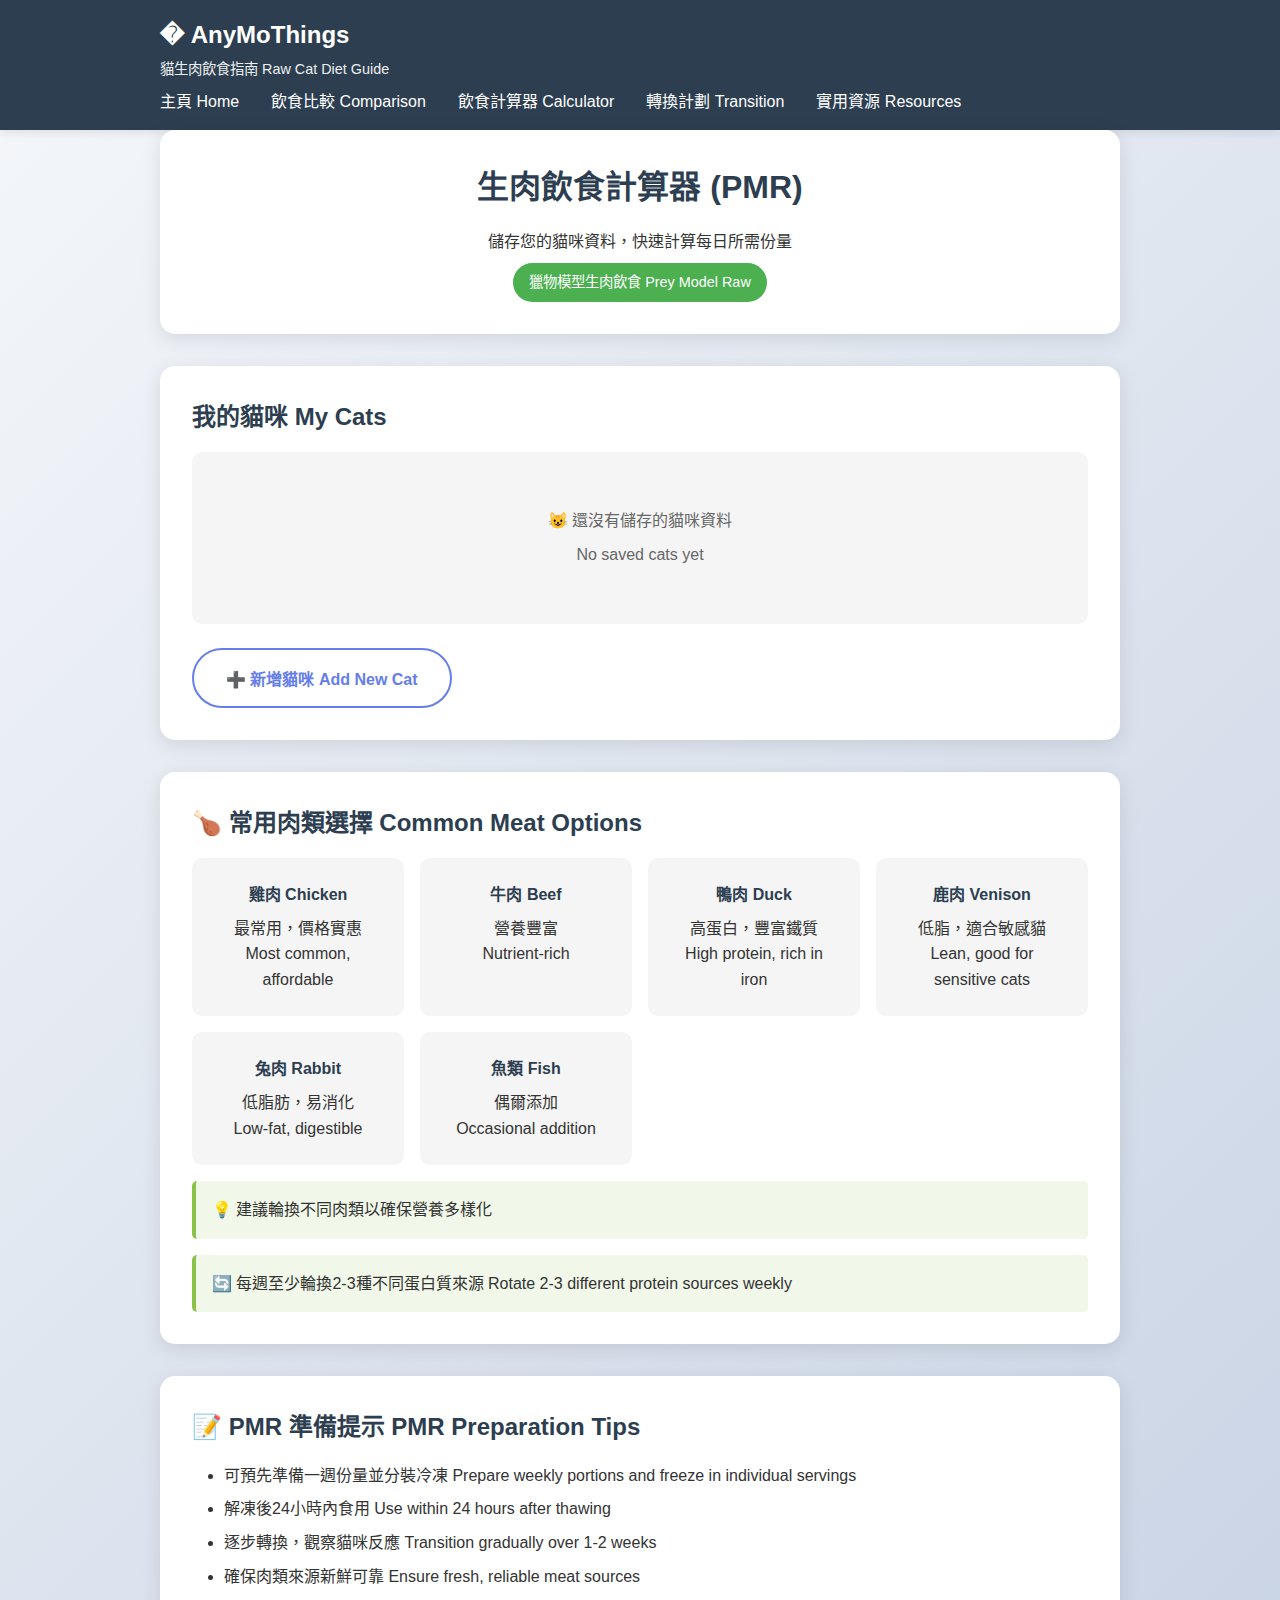
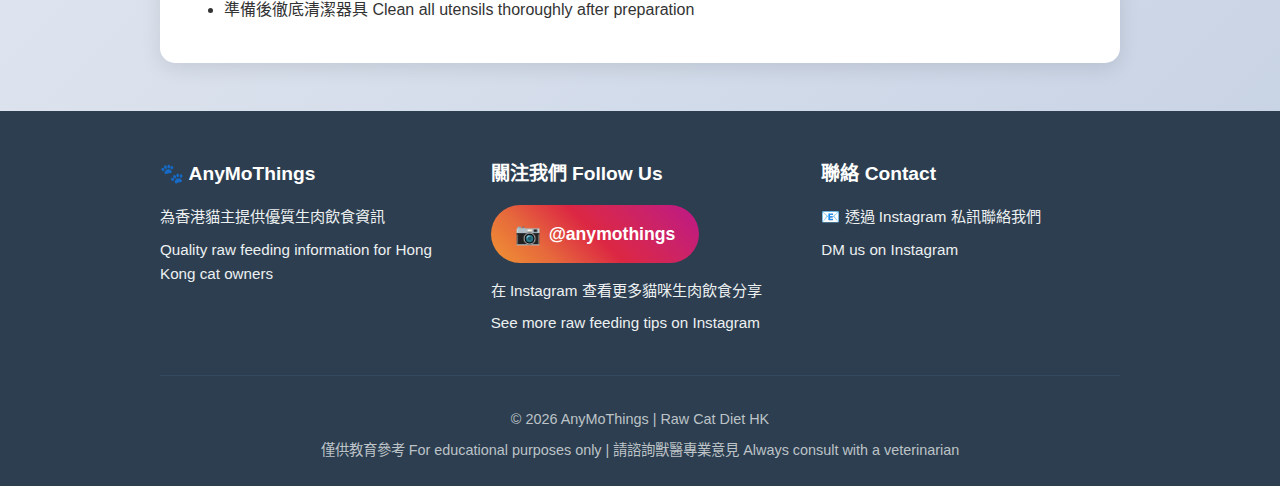
<file: calculator.html>
<!DOCTYPE html>
<html lang="zh-HK">
<head>
    <meta charset="UTF-8">
    <meta name="viewport" content="width=device-width, initial-scale=1.0">
    <title>飲食計算器 | Raw Cat Diet Calculator</title>
    <link rel="stylesheet" href="styles.css">
</head>
<body>
    <nav>
        <div class="container">
            <div class="nav-brand">
                <h1>� AnyMoThings</h1>
                <p class="nav-subtitle">貓生肉飲食指南 Raw Cat Diet Guide</p>
            </div>
            <ul>
                <li><a href="index.html">主頁 Home</a></li>
                <li><a href="comparison.html">飲食比較 Comparison</a></li>
                <li><a href="calculator.html">飲食計算器 Calculator</a></li>
                <li><a href="transition.html">轉換計劃 Transition</a></li>
                <li><a href="resources.html">實用資源 Resources</a></li>
            </ul>
        </div>
    </nav>

    <main class="container">
        <section class="hero">
            <h2>生肉飲食計算器 (PMR)</h2>
            <p>儲存您的貓咪資料，快速計算每日所需份量</p>
            <div class="pmr-badge-small">獵物模型生肉飲食 Prey Model Raw</div>
        </section>

        <section class="calculator-card">
            <h3>我的貓咪 My Cats</h3>
            
            <div id="savedCats" class="saved-cats-list">
                <!-- Saved cats will appear here -->
            </div>
            
            <button onclick="showAddCatForm()" class="btn-secondary" id="addCatBtn">
                ➕ 新增貓咪 Add New Cat
            </button>
        </section>

        <section class="calculator-card" id="catForm" style="display: none;">
            <h3 id="formTitle">新增貓咪 Add New Cat</h3>
            
            <div class="info-box" style="margin-bottom: 1.5rem;">
                <p><strong>關於 PMR 比例：</strong>本計算器使用標準 80/10/10 獵物模型比例</p>
                <p>80% 肌肉肉類（含心臟）+ 10% 骨頭 + 10% 內臟（5% 肝臟 + 5% 其他）</p>
            </div>

            <div class="form-group">
                <label for="catName">貓咪名字 Cat Name: *</label>
                <input type="text" id="catName" placeholder="例如：小花 e.g., Fluffy" required />
            </div>
            
            <div class="form-group">
                <label for="catWeight">貓咪體重 Cat Weight (kg): *</label>
                <input type="number" id="catWeight" min="1" max="15" step="0.1" value="4" required />
            </div>

            <div class="form-group">
                <label for="catAge">年齡 Age (optional):</label>
                <input type="text" id="catAge" placeholder="例如：3歲 e.g., 3 years" />
            </div>

            <div class="form-group">
                <label for="activityLevel">活動程度 Activity Level: *</label>
                <select id="activityLevel">
                    <option value="2">低 Low (室內貓 Indoor)</option>
                    <option value="3" selected>中 Medium (一般活動 Normal)</option>
                    <option value="4">高 High (活躍/幼貓 Active/Kitten)</option>
                </select>
            </div>

            <div class="form-group">
                <label for="catNotes">備註 Notes (optional):</label>
                <textarea id="catNotes" rows="3" placeholder="例如：挑食、健康狀況等 e.g., picky eater, health conditions"></textarea>
            </div>

            <div class="form-actions">
                <button onclick="saveCat()" class="btn" id="saveBtn">💾 儲存 Save</button>
                <button onclick="cancelForm()" class="btn-secondary">取消 Cancel</button>
            </div>
        </section>

        <section class="content-section">
            <h3>🍗 常用肉類選擇 Common Meat Options</h3>
            <div class="meat-options">
                <div class="meat-card">
                    <h4>雞肉 Chicken</h4>
                    <p>最常用，價格實惠<br>Most common, affordable</p>
                </div>
                <div class="meat-card">
                    <h4>牛肉 Beef</h4>
                    <p>營養豐富<br>Nutrient-rich</p>
                </div>
                <div class="meat-card">
                    <h4>鴨肉 Duck</h4>
                    <p>高蛋白，豐富鐵質<br>High protein, rich in iron</p>
                </div>
                <div class="meat-card">
                    <h4>鹿肉 Venison</h4>
                    <p>低脂，適合敏感貓<br>Lean, good for sensitive cats</p>
                </div>
                <div class="meat-card">
                    <h4>兔肉 Rabbit</h4>
                    <p>低脂肪，易消化<br>Low-fat, digestible</p>
                </div>
                <div class="meat-card">
                    <h4>魚類 Fish</h4>
                    <p>偶爾添加<br>Occasional addition</p>
                </div>
            </div>
            <p class="tip">💡 建議輪換不同肉類以確保營養多樣化</p>
            <p class="tip">🔄 每週至少輪換2-3種不同蛋白質來源 Rotate 2-3 different protein sources weekly</p>
        </section>

        <section class="content-section">
            <h3>📝 PMR 準備提示 PMR Preparation Tips</h3>
            <ul>
                <li>可預先準備一週份量並分裝冷凍 Prepare weekly portions and freeze in individual servings</li>
                <li>解凍後24小時內食用 Use within 24 hours after thawing</li>
                <li>逐步轉換，觀察貓咪反應 Transition gradually over 1-2 weeks</li>
                <li>確保肉類來源新鮮可靠 Ensure fresh, reliable meat sources</li>
                <li>準備後徹底清潔器具 Clean all utensils thoroughly after preparation</li>
            </ul>
        </section>
    </main>

    <footer>
        <div class="container">
            <div class="footer-content">
                <div class="footer-section">
                    <h3>🐾 AnyMoThings</h3>
                    <p>為香港貓主提供優質生肉飲食資訊</p>
                    <p>Quality raw feeding information for Hong Kong cat owners</p>
                </div>
                
                <div class="footer-section">
                    <h3>關注我們 Follow Us</h3>
                    <div class="social-links">
                        <a href="https://www.instagram.com/anymothings/" target="_blank" rel="noopener noreferrer" class="instagram-link">
                            <span class="instagram-icon">📷</span>
                            <span>@anymothings</span>
                        </a>
                    </div>
                    <p class="social-description">在 Instagram 查看更多貓咪生肉飲食分享</p>
                    <p class="social-description">See more raw feeding tips on Instagram</p>
                </div>
                
                <div class="footer-section">
                    <h3>聯絡 Contact</h3>
                    <p>📧 透過 Instagram 私訊聯絡我們</p>
                    <p>DM us on Instagram</p>
                </div>
            </div>
            
            <div class="footer-bottom">
                <p>© 2026 AnyMoThings | Raw Cat Diet HK</p>
                <p>僅供教育參考 For educational purposes only | 請諮詢獸醫專業意見 Always consult with a veterinarian</p>
            </div>
        </div>
    </footer>

    <script src="script.js"></script>
</body>
</html>
</file>
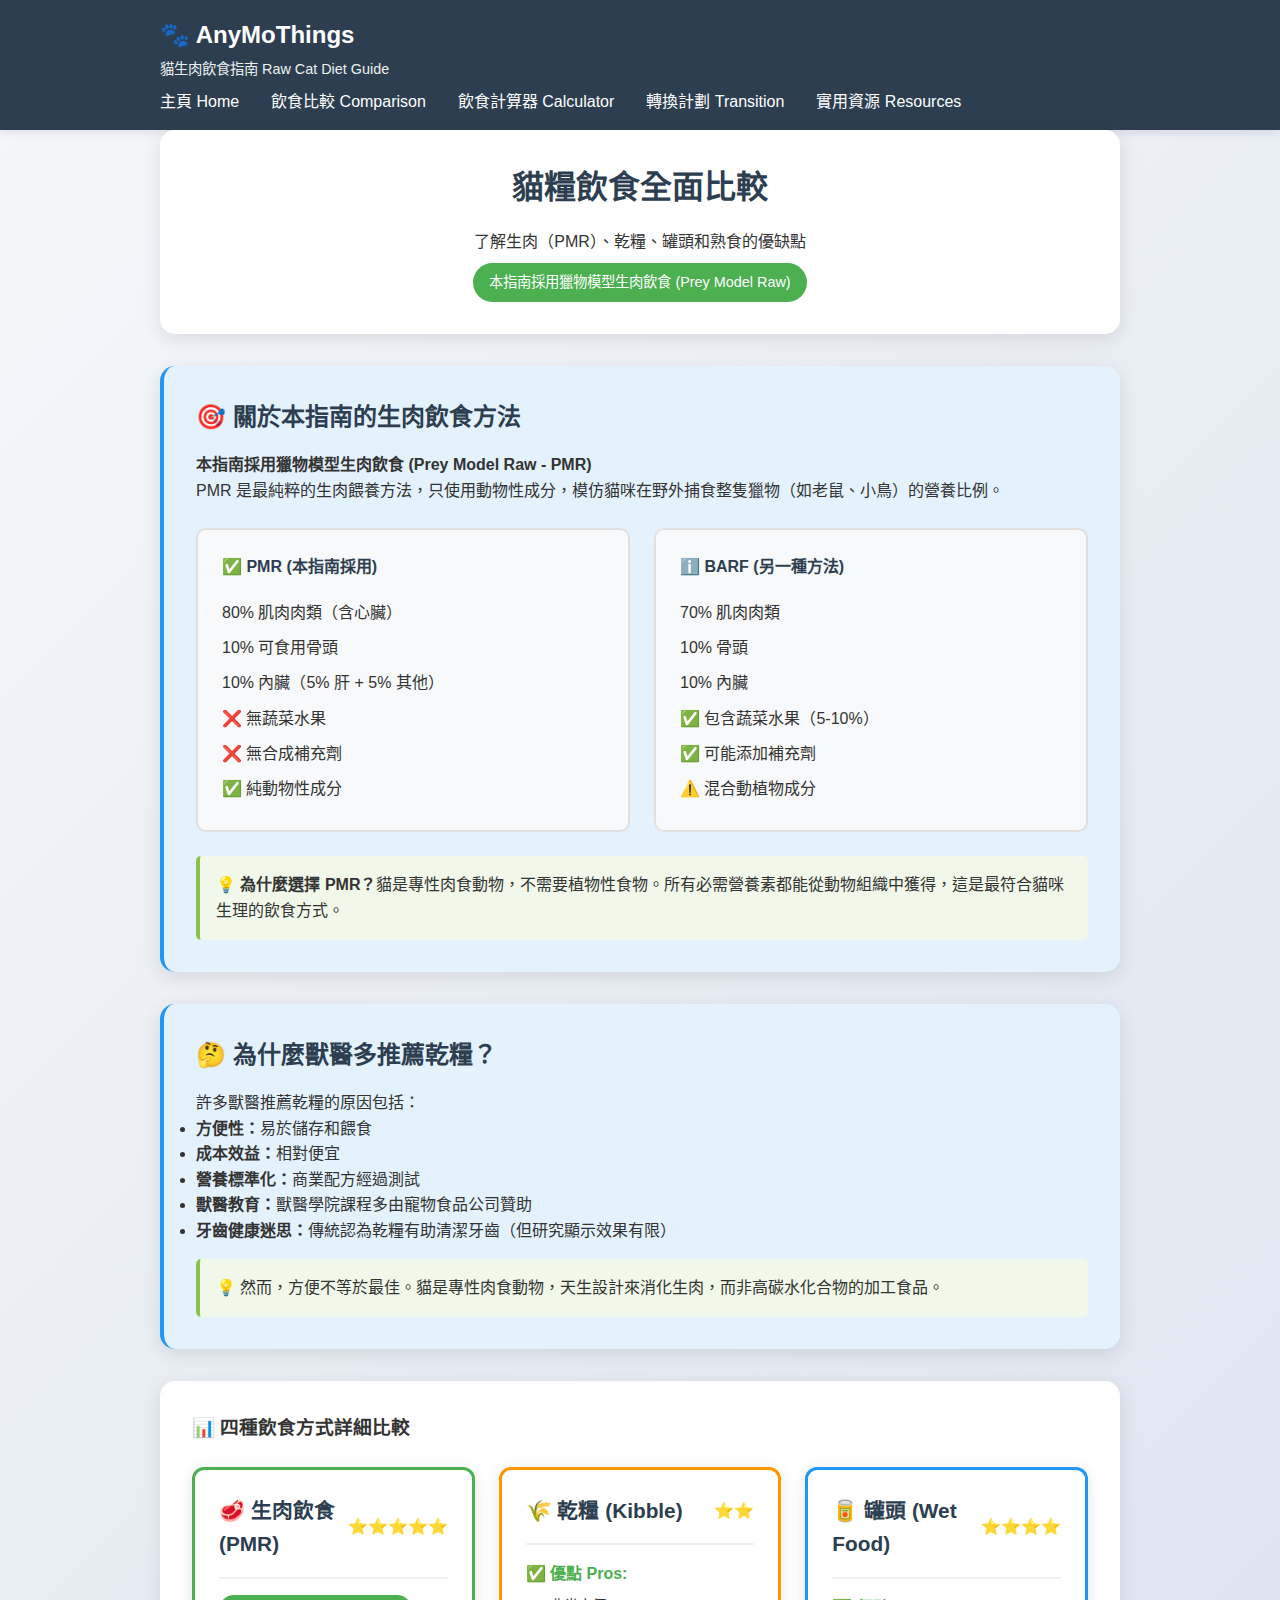
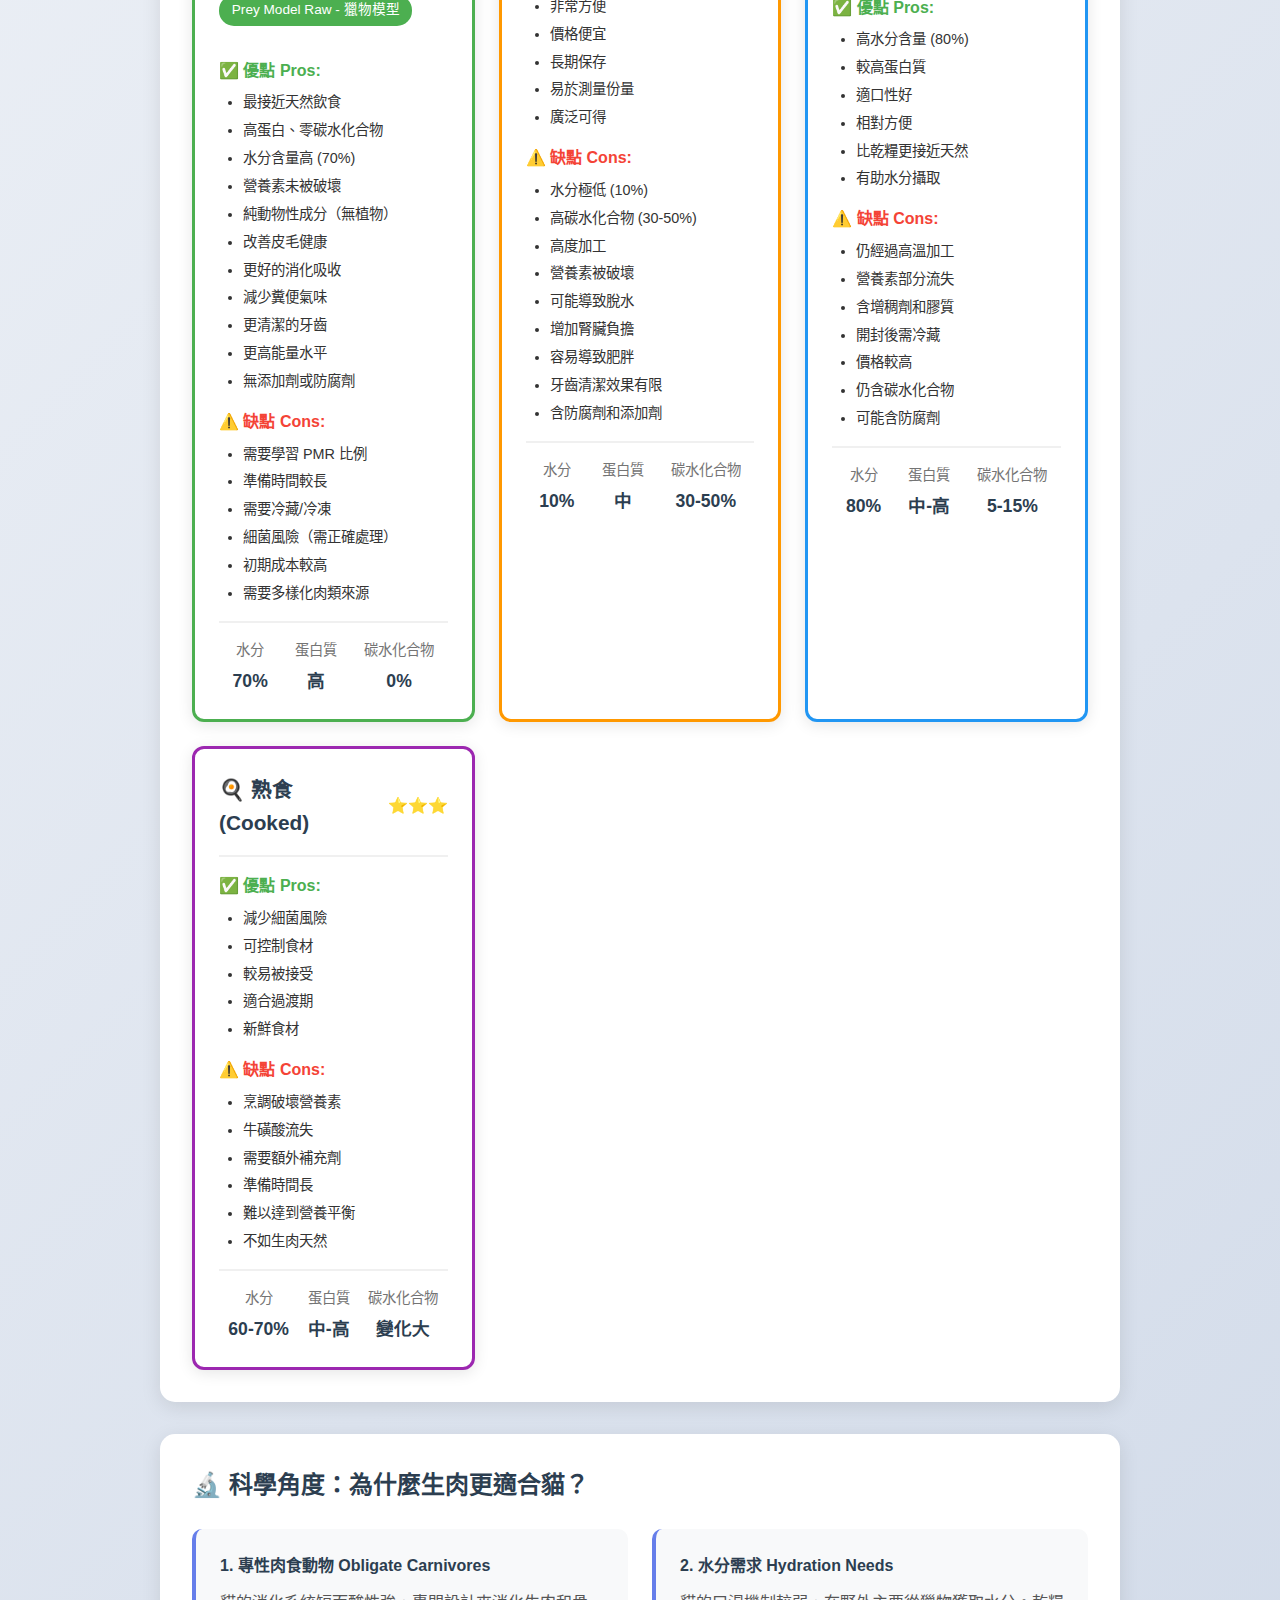
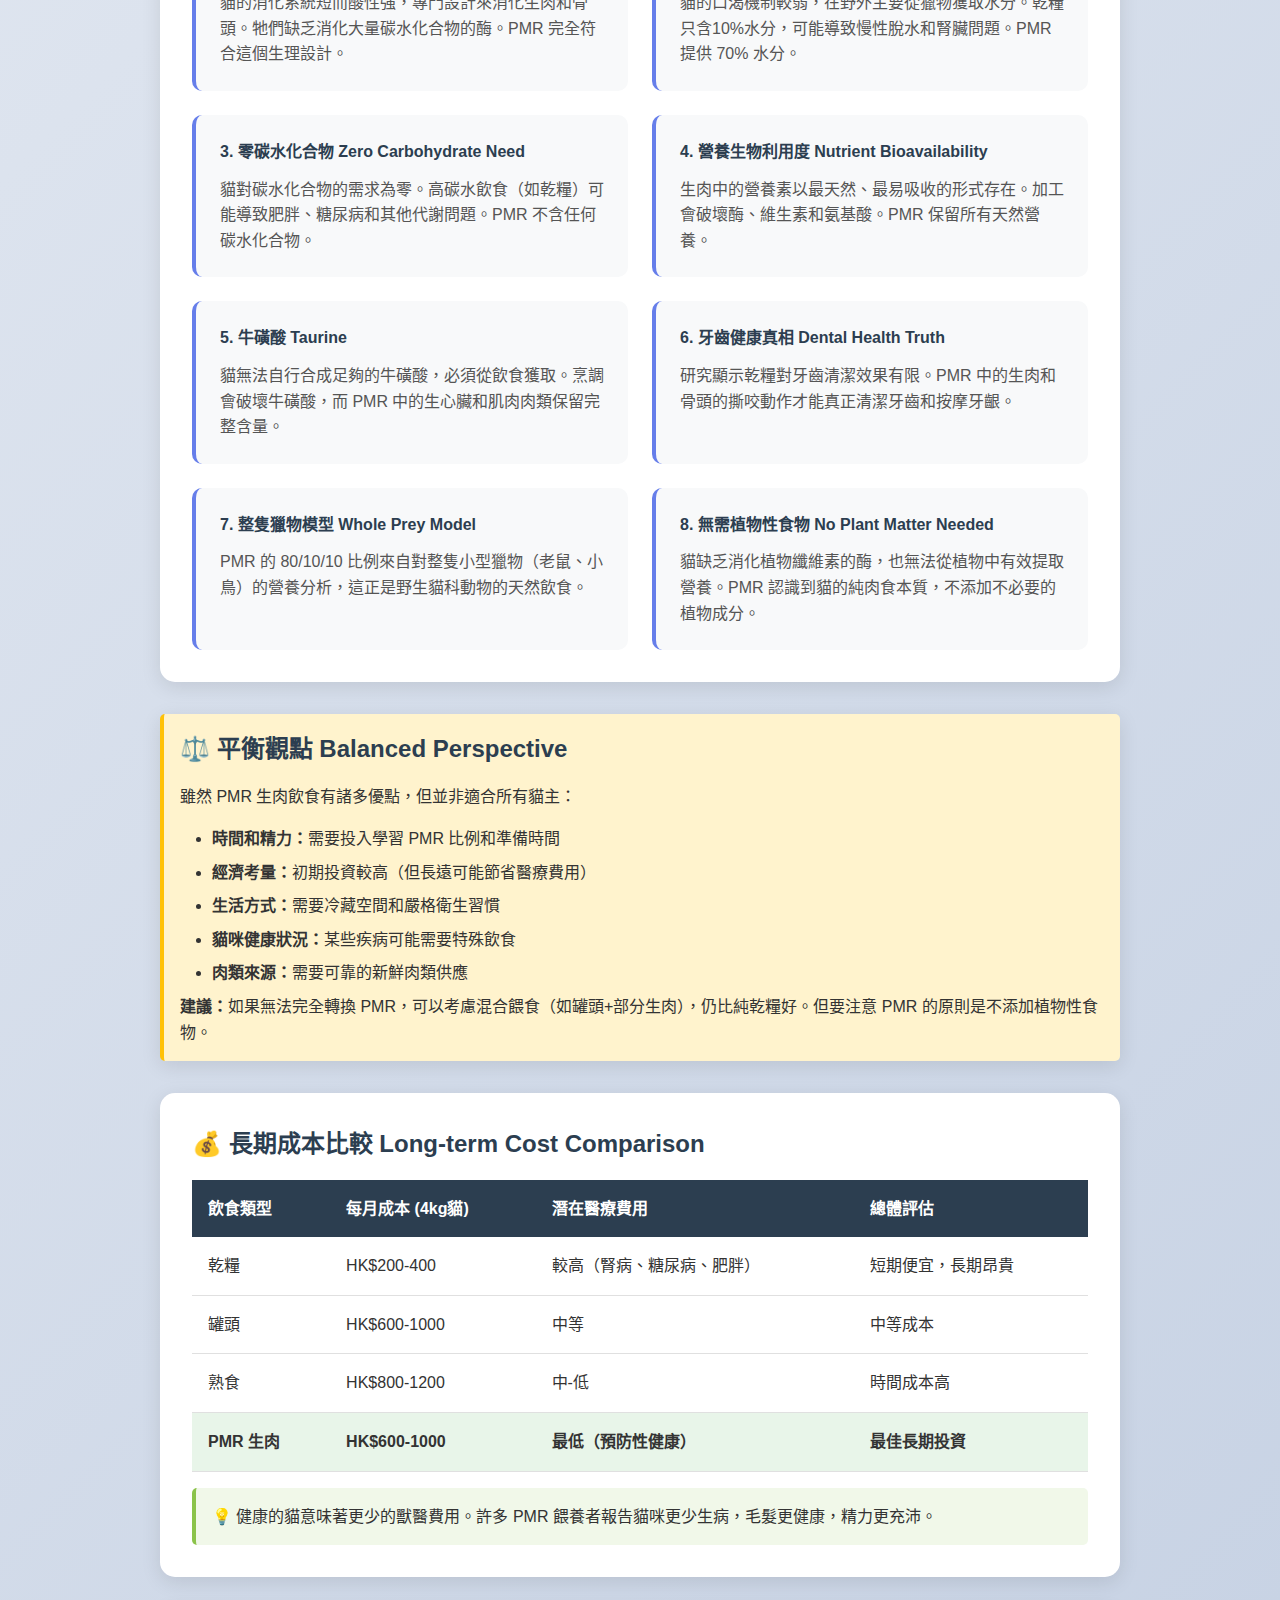
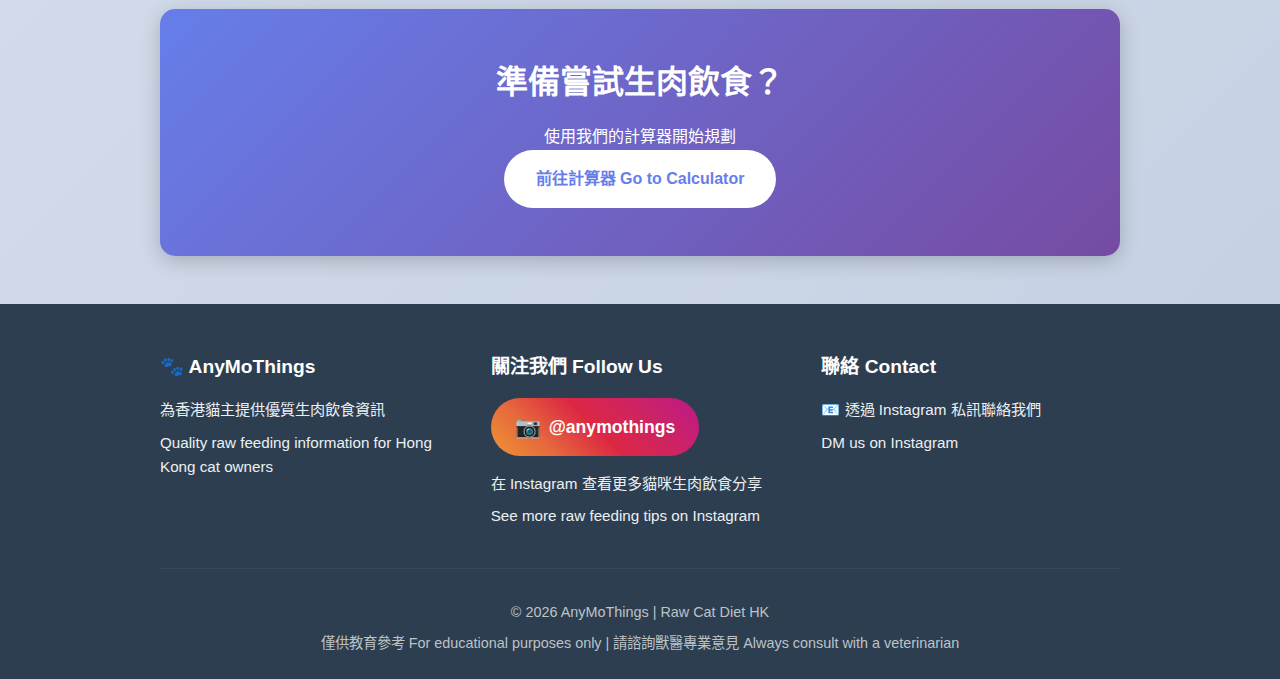
<file: comparison.html>
<!DOCTYPE html>
<html lang="zh-HK">
<head>
    <meta charset="UTF-8">
    <meta name="viewport" content="width=device-width, initial-scale=1.0">
    <title>飲食比較 | Diet Comparison</title>
    <link rel="stylesheet" href="styles.css">
</head>
<body>
    <nav>
        <div class="container">
            <div class="nav-brand">
                <h1>🐾 AnyMoThings</h1>
                <p class="nav-subtitle">貓生肉飲食指南 Raw Cat Diet Guide</p>
            </div>
            <ul>
                <li><a href="index.html">主頁 Home</a></li>
                <li><a href="comparison.html">飲食比較 Comparison</a></li>
                <li><a href="calculator.html">飲食計算器 Calculator</a></li>
                <li><a href="transition.html">轉換計劃 Transition</a></li>
                <li><a href="resources.html">實用資源 Resources</a></li>
            </ul>
        </div>
    </nav>

    <main class="container">
        <section class="hero">
            <h2>貓糧飲食全面比較</h2>
            <p>了解生肉（PMR）、乾糧、罐頭和熟食的優缺點</p>
            <div class="pmr-badge-small">本指南採用獵物模型生肉飲食 (Prey Model Raw)</div>
        </section>

        <section class="info-card">
            <h3>🎯 關於本指南的生肉飲食方法</h3>
            <p><strong>本指南採用獵物模型生肉飲食 (Prey Model Raw - PMR)</strong></p>
            <p>PMR 是最純粹的生肉餵養方法，只使用動物性成分，模仿貓咪在野外捕食整隻獵物（如老鼠、小鳥）的營養比例。</p>
            
            <div class="pmr-vs-barf">
                <div class="method-box">
                    <h4>✅ PMR (本指南採用)</h4>
                    <ul>
                        <li>80% 肌肉肉類（含心臟）</li>
                        <li>10% 可食用骨頭</li>
                        <li>10% 內臟（5% 肝 + 5% 其他）</li>
                        <li>❌ 無蔬菜水果</li>
                        <li>❌ 無合成補充劑</li>
                        <li>✅ 純動物性成分</li>
                    </ul>
                </div>
                
                <div class="method-box">
                    <h4>ℹ️ BARF (另一種方法)</h4>
                    <ul>
                        <li>70% 肌肉肉類</li>
                        <li>10% 骨頭</li>
                        <li>10% 內臟</li>
                        <li>✅ 包含蔬菜水果（5-10%）</li>
                        <li>✅ 可能添加補充劑</li>
                        <li>⚠️ 混合動植物成分</li>
                    </ul>
                </div>
            </div>
            
            <p class="tip">💡 <strong>為什麼選擇 PMR？</strong>貓是專性肉食動物，不需要植物性食物。所有必需營養素都能從動物組織中獲得，這是最符合貓咪生理的飲食方式。</p>
        </section>

        <section class="info-card">
            <h3>🤔 為什麼獸醫多推薦乾糧？</h3>
            <p>許多獸醫推薦乾糧的原因包括：</p>
            <ul>
                <li><strong>方便性：</strong>易於儲存和餵食</li>
                <li><strong>成本效益：</strong>相對便宜</li>
                <li><strong>營養標準化：</strong>商業配方經過測試</li>
                <li><strong>獸醫教育：</strong>獸醫學院課程多由寵物食品公司贊助</li>
                <li><strong>牙齒健康迷思：</strong>傳統認為乾糧有助清潔牙齒（但研究顯示效果有限）</li>
            </ul>
            <p class="tip">💡 然而，方便不等於最佳。貓是專性肉食動物，天生設計來消化生肉，而非高碳水化合物的加工食品。</p>
        </section>

        <section class="comparison-table-section">
            <h3>📊 四種飲食方式詳細比較</h3>
            
            <div class="comparison-grid">
                <!-- Raw Food -->
                <div class="diet-card raw-card">
                    <div class="diet-header">
                        <h4>🥩 生肉飲食 (PMR)</h4>
                        <span class="rating">⭐⭐⭐⭐⭐</span>
                    </div>
                    
                    <div class="pmr-label">Prey Model Raw - 獵物模型</div>
                    
                    <div class="pros-cons">
                        <div class="pros">
                            <strong>✅ 優點 Pros:</strong>
                            <ul>
                                <li>最接近天然飲食</li>
                                <li>高蛋白、零碳水化合物</li>
                                <li>水分含量高 (70%)</li>
                                <li>營養素未被破壞</li>
                                <li>純動物性成分（無植物）</li>
                                <li>改善皮毛健康</li>
                                <li>更好的消化吸收</li>
                                <li>減少糞便氣味</li>
                                <li>更清潔的牙齒</li>
                                <li>更高能量水平</li>
                                <li>無添加劑或防腐劑</li>
                            </ul>
                        </div>
                        
                        <div class="cons">
                            <strong>⚠️ 缺點 Cons:</strong>
                            <ul>
                                <li>需要學習 PMR 比例</li>
                                <li>準備時間較長</li>
                                <li>需要冷藏/冷凍</li>
                                <li>細菌風險（需正確處理）</li>
                                <li>初期成本較高</li>
                                <li>需要多樣化肉類來源</li>
                            </ul>
                        </div>
                    </div>
                    
                    <div class="diet-stats">
                        <div class="stat">
                            <span class="stat-label">水分</span>
                            <span class="stat-value">70%</span>
                        </div>
                        <div class="stat">
                            <span class="stat-label">蛋白質</span>
                            <span class="stat-value">高</span>
                        </div>
                        <div class="stat">
                            <span class="stat-label">碳水化合物</span>
                            <span class="stat-value">0%</span>
                        </div>
                    </div>
                </div>

                <!-- Dry Food -->
                <div class="diet-card dry-card">
                    <div class="diet-header">
                        <h4>🌾 乾糧 (Kibble)</h4>
                        <span class="rating">⭐⭐</span>
                    </div>
                    
                    <div class="pros-cons">
                        <div class="pros">
                            <strong>✅ 優點 Pros:</strong>
                            <ul>
                                <li>非常方便</li>
                                <li>價格便宜</li>
                                <li>長期保存</li>
                                <li>易於測量份量</li>
                                <li>廣泛可得</li>
                            </ul>
                        </div>
                        
                        <div class="cons">
                            <strong>⚠️ 缺點 Cons:</strong>
                            <ul>
                                <li>水分極低 (10%)</li>
                                <li>高碳水化合物 (30-50%)</li>
                                <li>高度加工</li>
                                <li>營養素被破壞</li>
                                <li>可能導致脫水</li>
                                <li>增加腎臟負擔</li>
                                <li>容易導致肥胖</li>
                                <li>牙齒清潔效果有限</li>
                                <li>含防腐劑和添加劑</li>
                            </ul>
                        </div>
                    </div>
                    
                    <div class="diet-stats">
                        <div class="stat">
                            <span class="stat-label">水分</span>
                            <span class="stat-value">10%</span>
                        </div>
                        <div class="stat">
                            <span class="stat-label">蛋白質</span>
                            <span class="stat-value">中</span>
                        </div>
                        <div class="stat">
                            <span class="stat-label">碳水化合物</span>
                            <span class="stat-value">30-50%</span>
                        </div>
                    </div>
                </div>

                <!-- Canned Food -->
                <div class="diet-card canned-card">
                    <div class="diet-header">
                        <h4>🥫 罐頭 (Wet Food)</h4>
                        <span class="rating">⭐⭐⭐⭐</span>
                    </div>
                    
                    <div class="pros-cons">
                        <div class="pros">
                            <strong>✅ 優點 Pros:</strong>
                            <ul>
                                <li>高水分含量 (80%)</li>
                                <li>較高蛋白質</li>
                                <li>適口性好</li>
                                <li>相對方便</li>
                                <li>比乾糧更接近天然</li>
                                <li>有助水分攝取</li>
                            </ul>
                        </div>
                        
                        <div class="cons">
                            <strong>⚠️ 缺點 Cons:</strong>
                            <ul>
                                <li>仍經過高溫加工</li>
                                <li>營養素部分流失</li>
                                <li>含增稠劑和膠質</li>
                                <li>開封後需冷藏</li>
                                <li>價格較高</li>
                                <li>仍含碳水化合物</li>
                                <li>可能含防腐劑</li>
                            </ul>
                        </div>
                    </div>
                    
                    <div class="diet-stats">
                        <div class="stat">
                            <span class="stat-label">水分</span>
                            <span class="stat-value">80%</span>
                        </div>
                        <div class="stat">
                            <span class="stat-label">蛋白質</span>
                            <span class="stat-value">中-高</span>
                        </div>
                        <div class="stat">
                            <span class="stat-label">碳水化合物</span>
                            <span class="stat-value">5-15%</span>
                        </div>
                    </div>
                </div>

                <!-- Cooked Food -->
                <div class="diet-card cooked-card">
                    <div class="diet-header">
                        <h4>🍳 熟食 (Cooked)</h4>
                        <span class="rating">⭐⭐⭐</span>
                    </div>
                    
                    <div class="pros-cons">
                        <div class="pros">
                            <strong>✅ 優點 Pros:</strong>
                            <ul>
                                <li>減少細菌風險</li>
                                <li>可控制食材</li>
                                <li>較易被接受</li>
                                <li>適合過渡期</li>
                                <li>新鮮食材</li>
                            </ul>
                        </div>
                        
                        <div class="cons">
                            <strong>⚠️ 缺點 Cons:</strong>
                            <ul>
                                <li>烹調破壞營養素</li>
                                <li>牛磺酸流失</li>
                                <li>需要額外補充劑</li>
                                <li>準備時間長</li>
                                <li>難以達到營養平衡</li>
                                <li>不如生肉天然</li>
                            </ul>
                        </div>
                    </div>
                    
                    <div class="diet-stats">
                        <div class="stat">
                            <span class="stat-label">水分</span>
                            <span class="stat-value">60-70%</span>
                        </div>
                        <div class="stat">
                            <span class="stat-label">蛋白質</span>
                            <span class="stat-value">中-高</span>
                        </div>
                        <div class="stat">
                            <span class="stat-label">碳水化合物</span>
                            <span class="stat-value">變化大</span>
                        </div>
                    </div>
                </div>
            </div>
        </section>

        <section class="content-section">
            <h3>🔬 科學角度：為什麼生肉更適合貓？</h3>
            
            <div class="science-points">
                <div class="science-card">
                    <h4>1. 專性肉食動物 Obligate Carnivores</h4>
                    <p>貓的消化系統短而酸性強，專門設計來消化生肉和骨頭。牠們缺乏消化大量碳水化合物的酶。PMR 完全符合這個生理設計。</p>
                </div>
                
                <div class="science-card">
                    <h4>2. 水分需求 Hydration Needs</h4>
                    <p>貓的口渴機制較弱，在野外主要從獵物獲取水分。乾糧只含10%水分，可能導致慢性脫水和腎臟問題。PMR 提供 70% 水分。</p>
                </div>
                
                <div class="science-card">
                    <h4>3. 零碳水化合物 Zero Carbohydrate Need</h4>
                    <p>貓對碳水化合物的需求為零。高碳水飲食（如乾糧）可能導致肥胖、糖尿病和其他代謝問題。PMR 不含任何碳水化合物。</p>
                </div>
                
                <div class="science-card">
                    <h4>4. 營養生物利用度 Nutrient Bioavailability</h4>
                    <p>生肉中的營養素以最天然、最易吸收的形式存在。加工會破壞酶、維生素和氨基酸。PMR 保留所有天然營養。</p>
                </div>
                
                <div class="science-card">
                    <h4>5. 牛磺酸 Taurine</h4>
                    <p>貓無法自行合成足夠的牛磺酸，必須從飲食獲取。烹調會破壞牛磺酸，而 PMR 中的生心臟和肌肉肉類保留完整含量。</p>
                </div>
                
                <div class="science-card">
                    <h4>6. 牙齒健康真相 Dental Health Truth</h4>
                    <p>研究顯示乾糧對牙齒清潔效果有限。PMR 中的生肉和骨頭的撕咬動作才能真正清潔牙齒和按摩牙齦。</p>
                </div>
                
                <div class="science-card">
                    <h4>7. 整隻獵物模型 Whole Prey Model</h4>
                    <p>PMR 的 80/10/10 比例來自對整隻小型獵物（老鼠、小鳥）的營養分析，這正是野生貓科動物的天然飲食。</p>
                </div>
                
                <div class="science-card">
                    <h4>8. 無需植物性食物 No Plant Matter Needed</h4>
                    <p>貓缺乏消化植物纖維素的酶，也無法從植物中有效提取營養。PMR 認識到貓的純肉食本質，不添加不必要的植物成分。</p>
                </div>
            </div>
        </section>

        <section class="content-section warning">
            <h3>⚖️ 平衡觀點 Balanced Perspective</h3>
            <p>雖然 PMR 生肉飲食有諸多優點，但並非適合所有貓主：</p>
            <ul>
                <li><strong>時間和精力：</strong>需要投入學習 PMR 比例和準備時間</li>
                <li><strong>經濟考量：</strong>初期投資較高（但長遠可能節省醫療費用）</li>
                <li><strong>生活方式：</strong>需要冷藏空間和嚴格衛生習慣</li>
                <li><strong>貓咪健康狀況：</strong>某些疾病可能需要特殊飲食</li>
                <li><strong>肉類來源：</strong>需要可靠的新鮮肉類供應</li>
            </ul>
            <p><strong>建議：</strong>如果無法完全轉換 PMR，可以考慮混合餵食（如罐頭+部分生肉），仍比純乾糧好。但要注意 PMR 的原則是不添加植物性食物。</p>
        </section>

        <section class="content-section">
            <h3>💰 長期成本比較 Long-term Cost Comparison</h3>
            <table class="cost-table">
                <thead>
                    <tr>
                        <th>飲食類型</th>
                        <th>每月成本 (4kg貓)</th>
                        <th>潛在醫療費用</th>
                        <th>總體評估</th>
                    </tr>
                </thead>
                <tbody>
                    <tr>
                        <td>乾糧</td>
                        <td>HK$200-400</td>
                        <td>較高（腎病、糖尿病、肥胖）</td>
                        <td>短期便宜，長期昂貴</td>
                    </tr>
                    <tr>
                        <td>罐頭</td>
                        <td>HK$600-1000</td>
                        <td>中等</td>
                        <td>中等成本</td>
                    </tr>
                    <tr>
                        <td>熟食</td>
                        <td>HK$800-1200</td>
                        <td>中-低</td>
                        <td>時間成本高</td>
                    </tr>
                    <tr class="highlight-row">
                        <td>PMR 生肉</td>
                        <td>HK$600-1000</td>
                        <td>最低（預防性健康）</td>
                        <td>最佳長期投資</td>
                    </tr>
                </tbody>
            </table>
            <p class="tip">💡 健康的貓意味著更少的獸醫費用。許多 PMR 餵養者報告貓咪更少生病，毛髮更健康，精力更充沛。</p>
        </section>

        <section class="cta">
            <h3>準備嘗試生肉飲食？</h3>
            <p>使用我們的計算器開始規劃</p>
            <a href="calculator.html" class="btn">前往計算器 Go to Calculator</a>
        </section>
    </main>

    <footer>
        <div class="container">
            <div class="footer-content">
                <div class="footer-section">
                    <h3>🐾 AnyMoThings</h3>
                    <p>為香港貓主提供優質生肉飲食資訊</p>
                    <p>Quality raw feeding information for Hong Kong cat owners</p>
                </div>
                
                <div class="footer-section">
                    <h3>關注我們 Follow Us</h3>
                    <div class="social-links">
                        <a href="https://www.instagram.com/anymothings/" target="_blank" rel="noopener noreferrer" class="instagram-link">
                            <span class="instagram-icon">📷</span>
                            <span>@anymothings</span>
                        </a>
                    </div>
                    <p class="social-description">在 Instagram 查看更多貓咪生肉飲食分享</p>
                    <p class="social-description">See more raw feeding tips on Instagram</p>
                </div>
                
                <div class="footer-section">
                    <h3>聯絡 Contact</h3>
                    <p>📧 透過 Instagram 私訊聯絡我們</p>
                    <p>DM us on Instagram</p>
                </div>
            </div>
            
            <div class="footer-bottom">
                <p>© 2026 AnyMoThings | Raw Cat Diet HK</p>
                <p>僅供教育參考 For educational purposes only | 請諮詢獸醫專業意見 Always consult with a veterinarian</p>
            </div>
        </div>
    </footer>
</body>
</html>
</file>
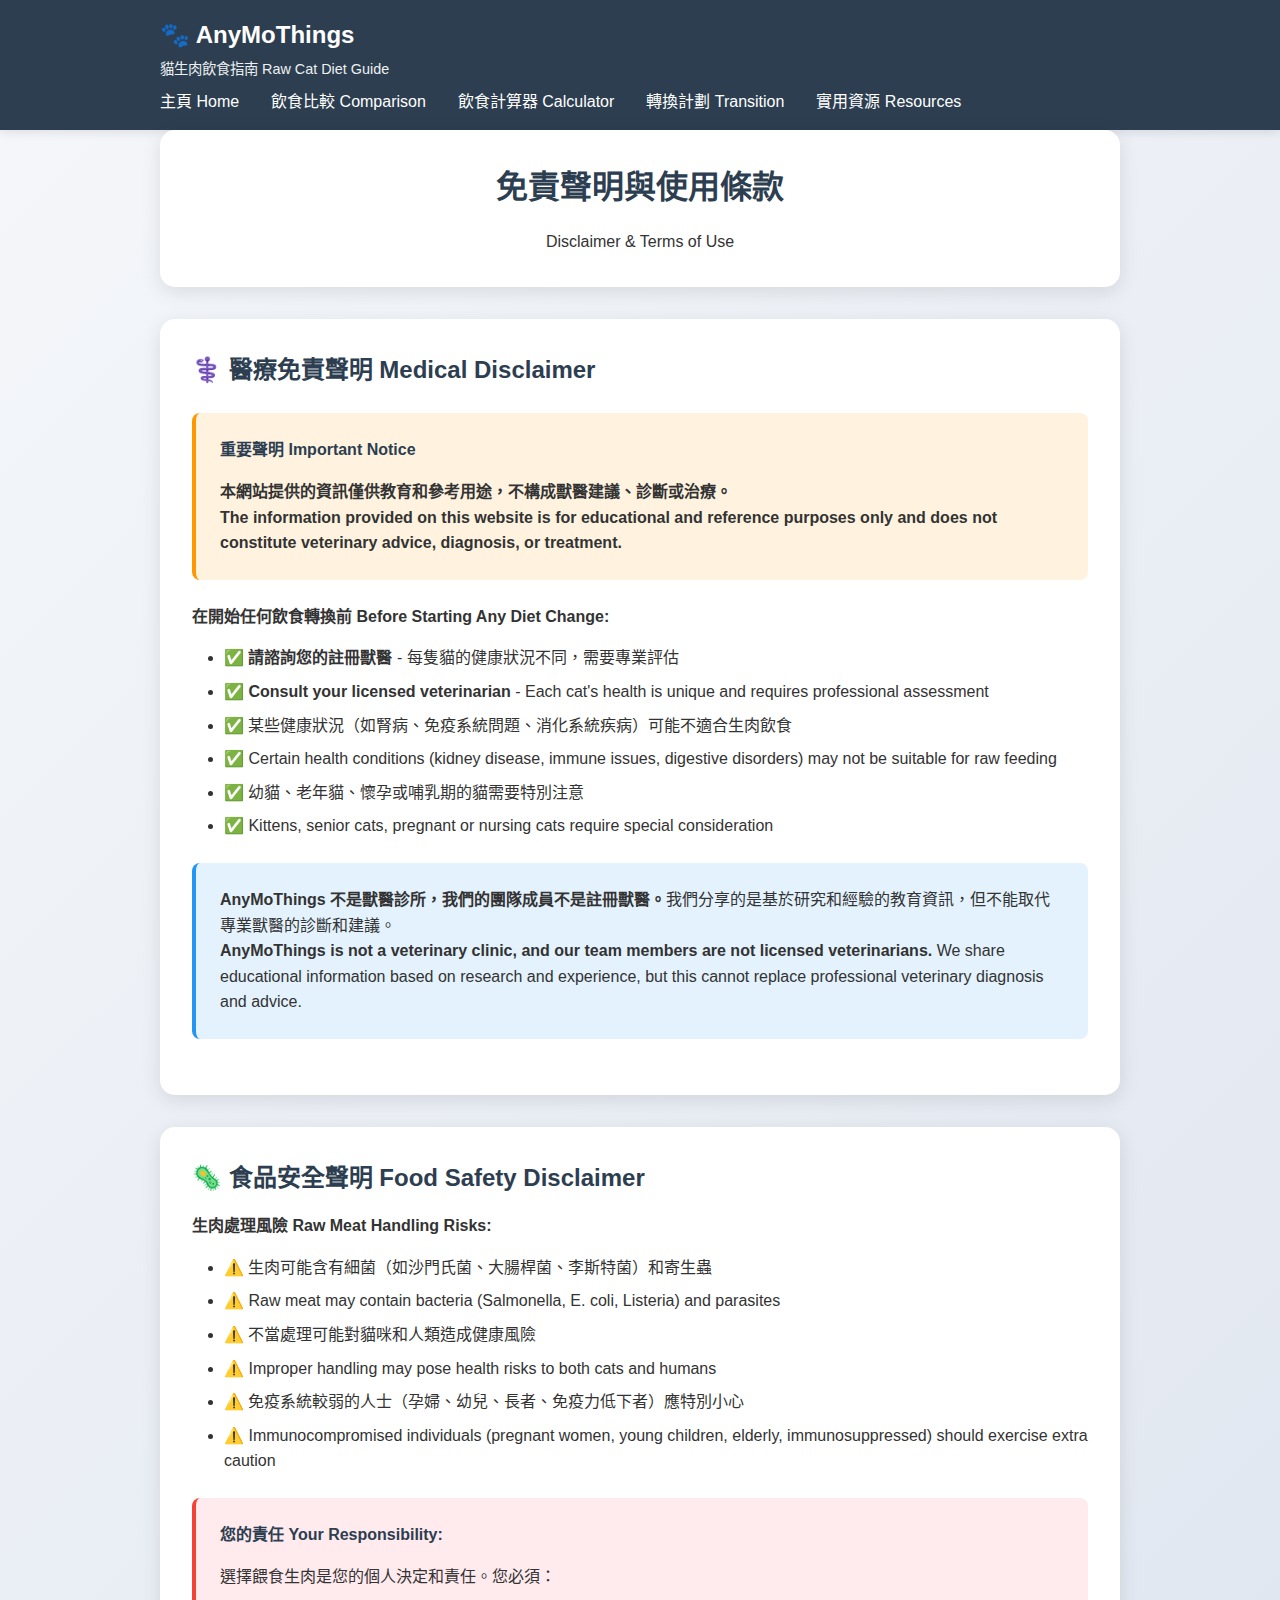
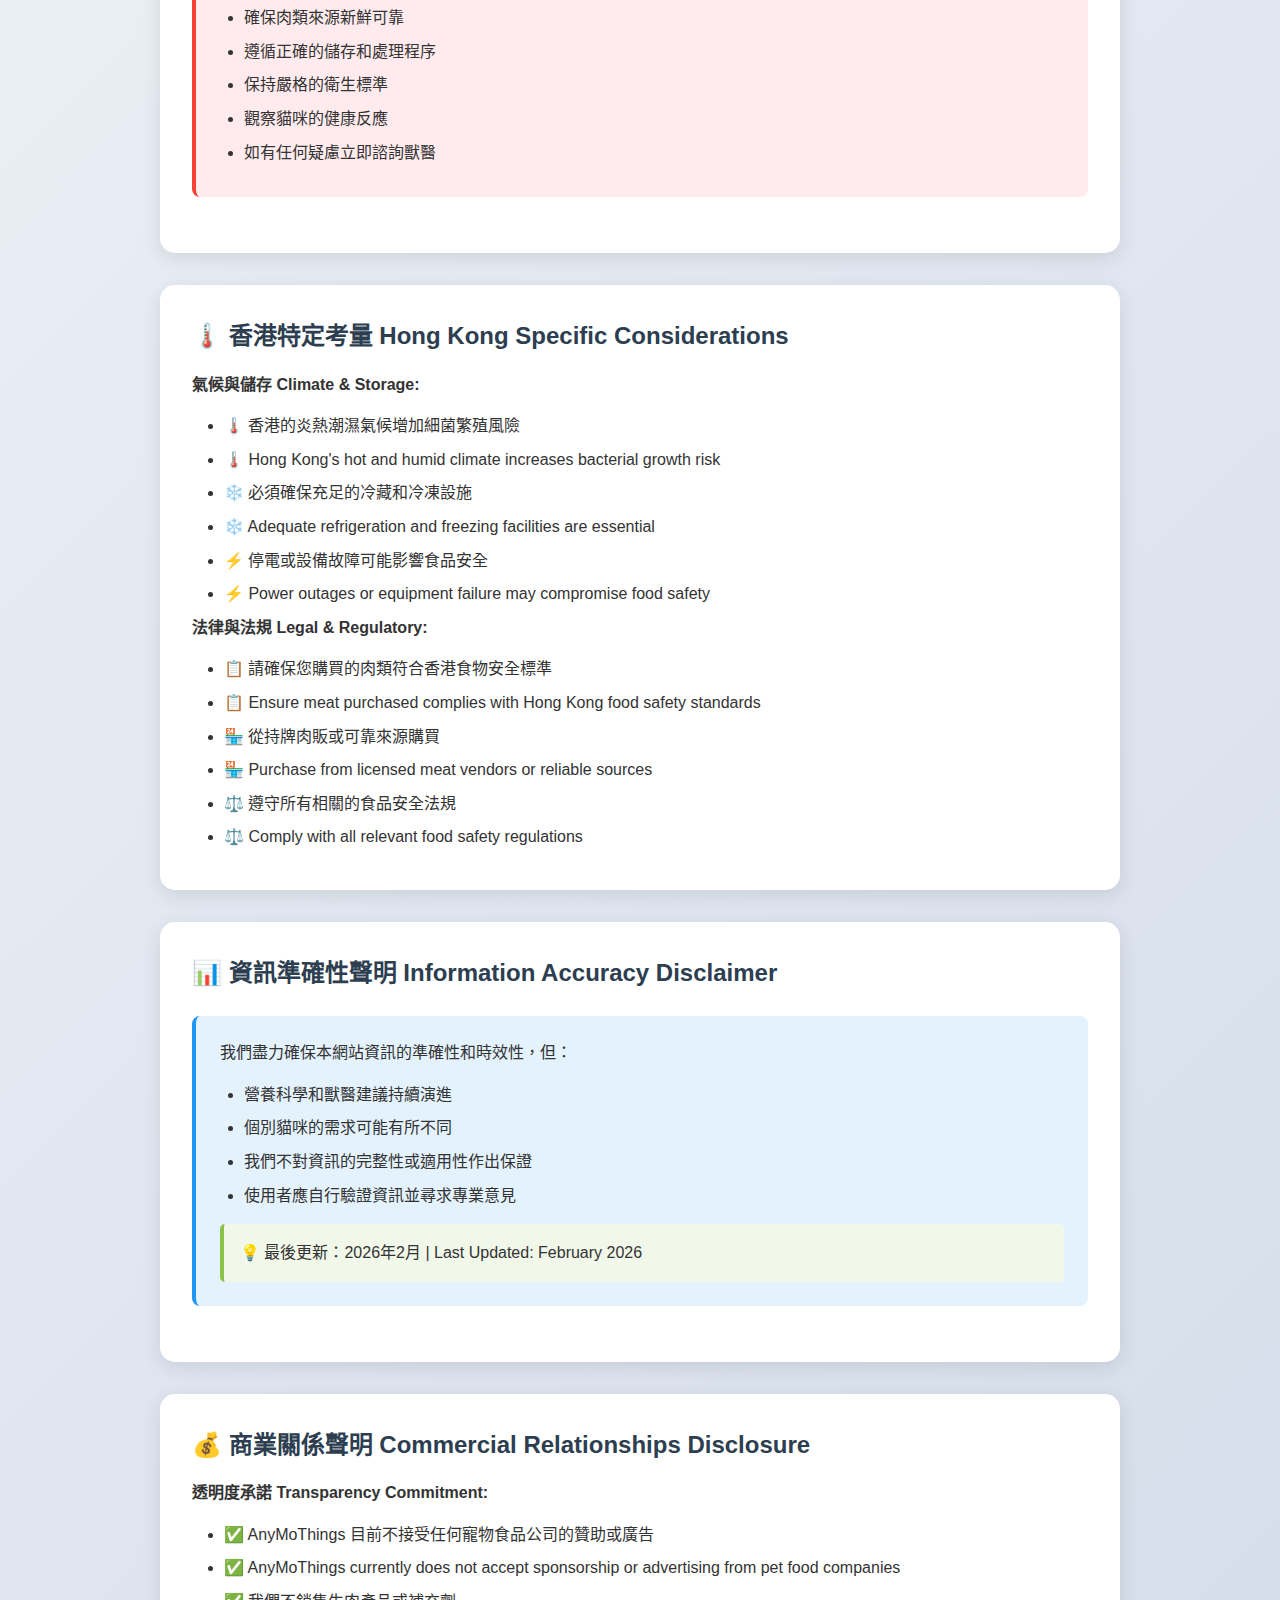
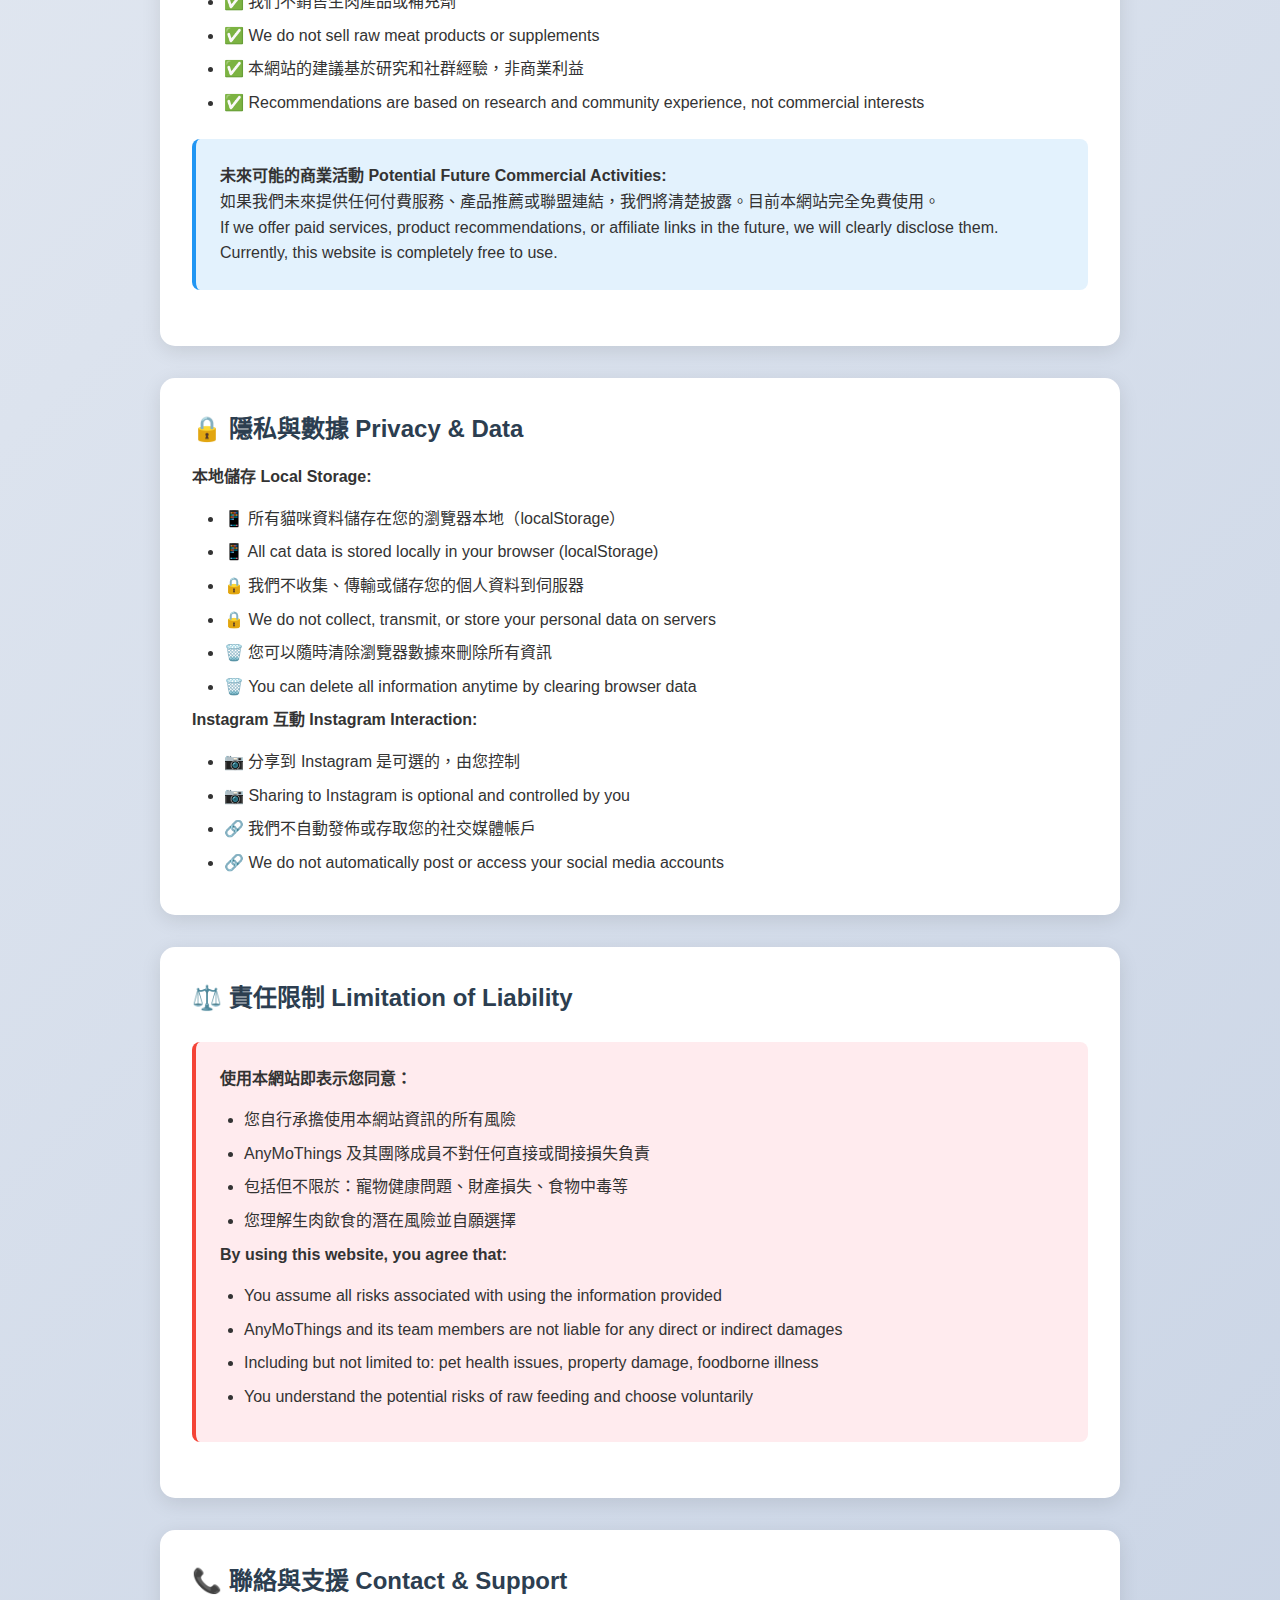
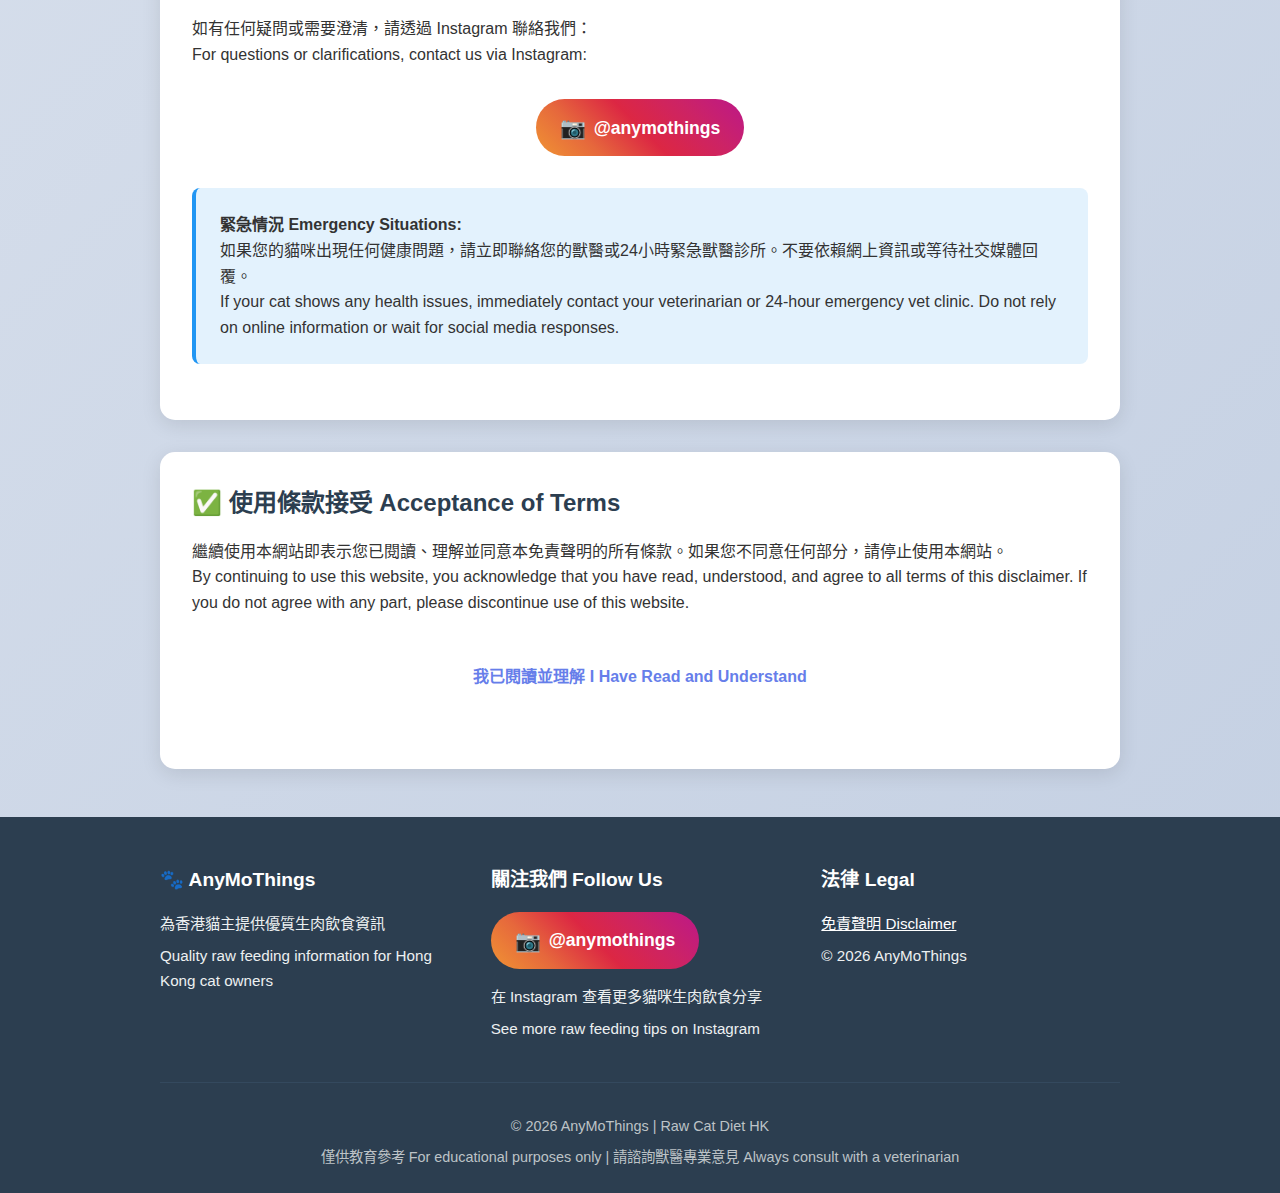
<file: disclaimer.html>
<!DOCTYPE html>
<html lang="zh-HK">
<head>
    <meta charset="UTF-8">
    <meta name="viewport" content="width=device-width, initial-scale=1.0">
    <title>免責聲明 | Disclaimer</title>
    <link rel="stylesheet" href="styles.css">
</head>
<body>
    <nav>
        <div class="container">
            <div class="nav-brand">
                <h1>🐾 AnyMoThings</h1>
                <p class="nav-subtitle">貓生肉飲食指南 Raw Cat Diet Guide</p>
            </div>
            <ul>
                <li><a href="index.html">主頁 Home</a></li>
                <li><a href="comparison.html">飲食比較 Comparison</a></li>
                <li><a href="calculator.html">飲食計算器 Calculator</a></li>
                <li><a href="transition.html">轉換計劃 Transition</a></li>
                <li><a href="resources.html">實用資源 Resources</a></li>
            </ul>
        </div>
    </nav>

    <main class="container">
        <section class="hero">
            <h2>免責聲明與使用條款</h2>
            <p>Disclaimer & Terms of Use</p>
        </section>

        <section class="content-section">
            <h3>⚕️ 醫療免責聲明 Medical Disclaimer</h3>
            
            <div class="disclaimer-box important">
                <h4>重要聲明 Important Notice</h4>
                <p><strong>本網站提供的資訊僅供教育和參考用途，不構成獸醫建議、診斷或治療。</strong></p>
                <p><strong>The information provided on this website is for educational and reference purposes only and does not constitute veterinary advice, diagnosis, or treatment.</strong></p>
            </div>

            <h4>在開始任何飲食轉換前 Before Starting Any Diet Change:</h4>
            <ul>
                <li>✅ <strong>請諮詢您的註冊獸醫</strong> - 每隻貓的健康狀況不同，需要專業評估</li>
                <li>✅ <strong>Consult your licensed veterinarian</strong> - Each cat's health is unique and requires professional assessment</li>
                <li>✅ 某些健康狀況（如腎病、免疫系統問題、消化系統疾病）可能不適合生肉飲食</li>
                <li>✅ Certain health conditions (kidney disease, immune issues, digestive disorders) may not be suitable for raw feeding</li>
                <li>✅ 幼貓、老年貓、懷孕或哺乳期的貓需要特別注意</li>
                <li>✅ Kittens, senior cats, pregnant or nursing cats require special consideration</li>
            </ul>

            <div class="disclaimer-box">
                <p><strong>AnyMoThings 不是獸醫診所，我們的團隊成員不是註冊獸醫。</strong>我們分享的是基於研究和經驗的教育資訊，但不能取代專業獸醫的診斷和建議。</p>
                <p><strong>AnyMoThings is not a veterinary clinic, and our team members are not licensed veterinarians.</strong> We share educational information based on research and experience, but this cannot replace professional veterinary diagnosis and advice.</p>
            </div>
        </section>

        <section class="content-section">
            <h3>🦠 食品安全聲明 Food Safety Disclaimer</h3>
            
            <h4>生肉處理風險 Raw Meat Handling Risks:</h4>
            <ul>
                <li>⚠️ 生肉可能含有細菌（如沙門氏菌、大腸桿菌、李斯特菌）和寄生蟲</li>
                <li>⚠️ Raw meat may contain bacteria (Salmonella, E. coli, Listeria) and parasites</li>
                <li>⚠️ 不當處理可能對貓咪和人類造成健康風險</li>
                <li>⚠️ Improper handling may pose health risks to both cats and humans</li>
                <li>⚠️ 免疫系統較弱的人士（孕婦、幼兒、長者、免疫力低下者）應特別小心</li>
                <li>⚠️ Immunocompromised individuals (pregnant women, young children, elderly, immunosuppressed) should exercise extra caution</li>
            </ul>

            <div class="disclaimer-box warning">
                <h4>您的責任 Your Responsibility:</h4>
                <p>選擇餵食生肉是您的個人決定和責任。您必須：</p>
                <ul>
                    <li>確保肉類來源新鮮可靠</li>
                    <li>遵循正確的儲存和處理程序</li>
                    <li>保持嚴格的衛生標準</li>
                    <li>觀察貓咪的健康反應</li>
                    <li>如有任何疑慮立即諮詢獸醫</li>
                </ul>
            </div>
        </section>

        <section class="content-section">
            <h3>🌡️ 香港特定考量 Hong Kong Specific Considerations</h3>
            
            <h4>氣候與儲存 Climate & Storage:</h4>
            <ul>
                <li>🌡️ 香港的炎熱潮濕氣候增加細菌繁殖風險</li>
                <li>🌡️ Hong Kong's hot and humid climate increases bacterial growth risk</li>
                <li>❄️ 必須確保充足的冷藏和冷凍設施</li>
                <li>❄️ Adequate refrigeration and freezing facilities are essential</li>
                <li>⚡ 停電或設備故障可能影響食品安全</li>
                <li>⚡ Power outages or equipment failure may compromise food safety</li>
            </ul>

            <h4>法律與法規 Legal & Regulatory:</h4>
            <ul>
                <li>📋 請確保您購買的肉類符合香港食物安全標準</li>
                <li>📋 Ensure meat purchased complies with Hong Kong food safety standards</li>
                <li>🏪 從持牌肉販或可靠來源購買</li>
                <li>🏪 Purchase from licensed meat vendors or reliable sources</li>
                <li>⚖️ 遵守所有相關的食品安全法規</li>
                <li>⚖️ Comply with all relevant food safety regulations</li>
            </ul>
        </section>

        <section class="content-section">
            <h3>📊 資訊準確性聲明 Information Accuracy Disclaimer</h3>
            
            <div class="disclaimer-box">
                <p>我們盡力確保本網站資訊的準確性和時效性，但：</p>
                <ul>
                    <li>營養科學和獸醫建議持續演進</li>
                    <li>個別貓咪的需求可能有所不同</li>
                    <li>我們不對資訊的完整性或適用性作出保證</li>
                    <li>使用者應自行驗證資訊並尋求專業意見</li>
                </ul>
                <p class="tip">💡 最後更新：2026年2月 | Last Updated: February 2026</p>
            </div>
        </section>

        <section class="content-section">
            <h3>💰 商業關係聲明 Commercial Relationships Disclosure</h3>
            
            <p><strong>透明度承諾 Transparency Commitment:</strong></p>
            <ul>
                <li>✅ AnyMoThings 目前不接受任何寵物食品公司的贊助或廣告</li>
                <li>✅ AnyMoThings currently does not accept sponsorship or advertising from pet food companies</li>
                <li>✅ 我們不銷售生肉產品或補充劑</li>
                <li>✅ We do not sell raw meat products or supplements</li>
                <li>✅ 本網站的建議基於研究和社群經驗，非商業利益</li>
                <li>✅ Recommendations are based on research and community experience, not commercial interests</li>
            </ul>

            <div class="disclaimer-box">
                <p><strong>未來可能的商業活動 Potential Future Commercial Activities:</strong></p>
                <p>如果我們未來提供任何付費服務、產品推薦或聯盟連結，我們將清楚披露。目前本網站完全免費使用。</p>
                <p>If we offer paid services, product recommendations, or affiliate links in the future, we will clearly disclose them. Currently, this website is completely free to use.</p>
            </div>
        </section>

        <section class="content-section">
            <h3>🔒 隱私與數據 Privacy & Data</h3>
            
            <h4>本地儲存 Local Storage:</h4>
            <ul>
                <li>📱 所有貓咪資料儲存在您的瀏覽器本地（localStorage）</li>
                <li>📱 All cat data is stored locally in your browser (localStorage)</li>
                <li>🔒 我們不收集、傳輸或儲存您的個人資料到伺服器</li>
                <li>🔒 We do not collect, transmit, or store your personal data on servers</li>
                <li>🗑️ 您可以隨時清除瀏覽器數據來刪除所有資訊</li>
                <li>🗑️ You can delete all information anytime by clearing browser data</li>
            </ul>

            <h4>Instagram 互動 Instagram Interaction:</h4>
            <ul>
                <li>📷 分享到 Instagram 是可選的，由您控制</li>
                <li>📷 Sharing to Instagram is optional and controlled by you</li>
                <li>🔗 我們不自動發佈或存取您的社交媒體帳戶</li>
                <li>🔗 We do not automatically post or access your social media accounts</li>
            </ul>
        </section>

        <section class="content-section">
            <h3>⚖️ 責任限制 Limitation of Liability</h3>
            
            <div class="disclaimer-box warning">
                <p><strong>使用本網站即表示您同意：</strong></p>
                <ul>
                    <li>您自行承擔使用本網站資訊的所有風險</li>
                    <li>AnyMoThings 及其團隊成員不對任何直接或間接損失負責</li>
                    <li>包括但不限於：寵物健康問題、財產損失、食物中毒等</li>
                    <li>您理解生肉飲食的潛在風險並自願選擇</li>
                </ul>
                
                <p><strong>By using this website, you agree that:</strong></p>
                <ul>
                    <li>You assume all risks associated with using the information provided</li>
                    <li>AnyMoThings and its team members are not liable for any direct or indirect damages</li>
                    <li>Including but not limited to: pet health issues, property damage, foodborne illness</li>
                    <li>You understand the potential risks of raw feeding and choose voluntarily</li>
                </ul>
            </div>
        </section>

        <section class="content-section">
            <h3>📞 聯絡與支援 Contact & Support</h3>
            
            <p>如有任何疑問或需要澄清，請透過 Instagram 聯絡我們：</p>
            <p>For questions or clarifications, contact us via Instagram:</p>
            
            <div style="text-align: center; margin: 2rem 0;">
                <a href="https://www.instagram.com/anymothings/" target="_blank" rel="noopener noreferrer" class="instagram-link">
                    <span class="instagram-icon">📷</span>
                    <span>@anymothings</span>
                </a>
            </div>

            <div class="disclaimer-box">
                <p><strong>緊急情況 Emergency Situations:</strong></p>
                <p>如果您的貓咪出現任何健康問題，請立即聯絡您的獸醫或24小時緊急獸醫診所。不要依賴網上資訊或等待社交媒體回覆。</p>
                <p>If your cat shows any health issues, immediately contact your veterinarian or 24-hour emergency vet clinic. Do not rely on online information or wait for social media responses.</p>
            </div>
        </section>

        <section class="content-section">
            <h3>✅ 使用條款接受 Acceptance of Terms</h3>
            
            <p>繼續使用本網站即表示您已閱讀、理解並同意本免責聲明的所有條款。如果您不同意任何部分，請停止使用本網站。</p>
            
            <p>By continuing to use this website, you acknowledge that you have read, understood, and agree to all terms of this disclaimer. If you do not agree with any part, please discontinue use of this website.</p>
            
            <div style="text-align: center; margin: 2rem 0;">
                <a href="index.html" class="btn">我已閱讀並理解 I Have Read and Understand</a>
            </div>
        </section>
    </main>

    <footer>
        <div class="container">
            <div class="footer-content">
                <div class="footer-section">
                    <h3>🐾 AnyMoThings</h3>
                    <p>為香港貓主提供優質生肉飲食資訊</p>
                    <p>Quality raw feeding information for Hong Kong cat owners</p>
                </div>
                
                <div class="footer-section">
                    <h3>關注我們 Follow Us</h3>
                    <div class="social-links">
                        <a href="https://www.instagram.com/anymothings/" target="_blank" rel="noopener noreferrer" class="instagram-link">
                            <span class="instagram-icon">📷</span>
                            <span>@anymothings</span>
                        </a>
                    </div>
                    <p class="social-description">在 Instagram 查看更多貓咪生肉飲食分享</p>
                    <p class="social-description">See more raw feeding tips on Instagram</p>
                </div>
                
                <div class="footer-section">
                    <h3>法律 Legal</h3>
                    <p><a href="disclaimer.html" style="color: white; text-decoration: underline;">免責聲明 Disclaimer</a></p>
                    <p>© 2026 AnyMoThings</p>
                </div>
            </div>
            
            <div class="footer-bottom">
                <p>© 2026 AnyMoThings | Raw Cat Diet HK</p>
                <p>僅供教育參考 For educational purposes only | 請諮詢獸醫專業意見 Always consult with a veterinarian</p>
            </div>
        </div>
    </footer>
</body>
</html>
</file>
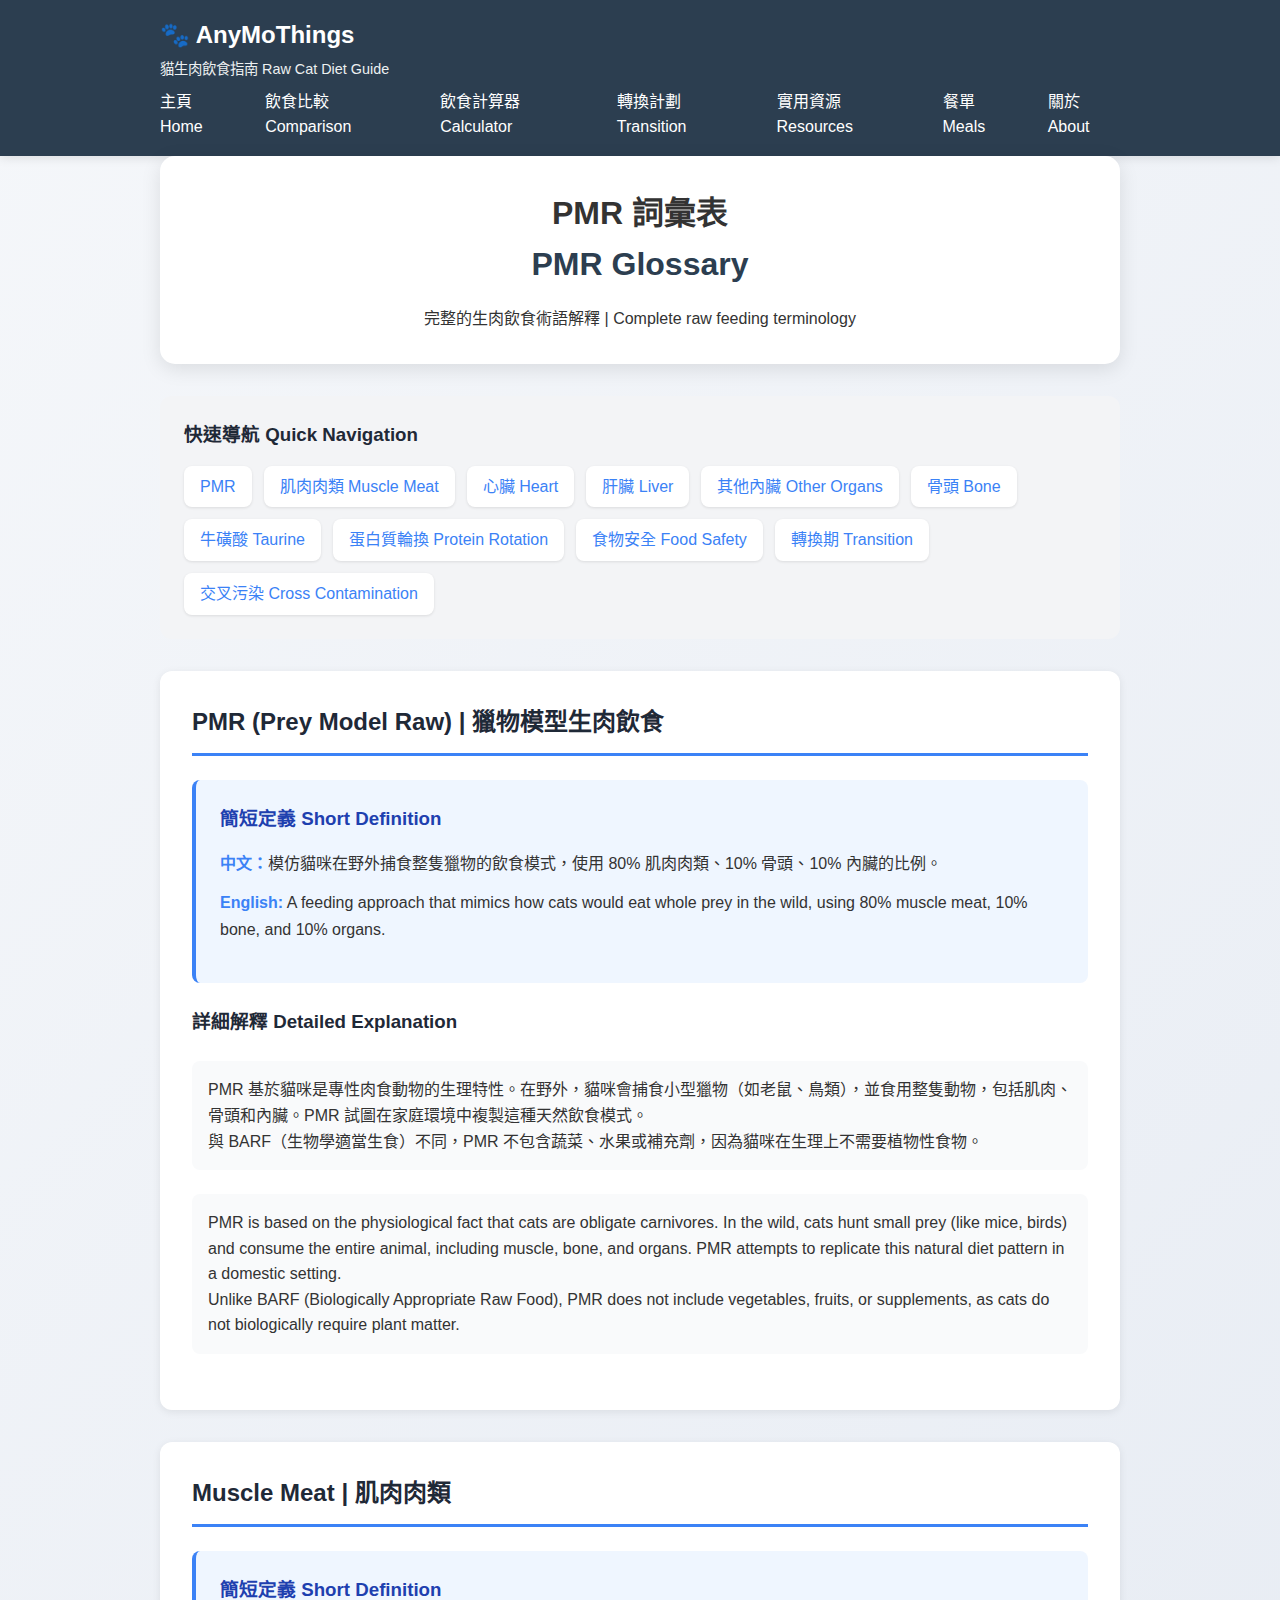
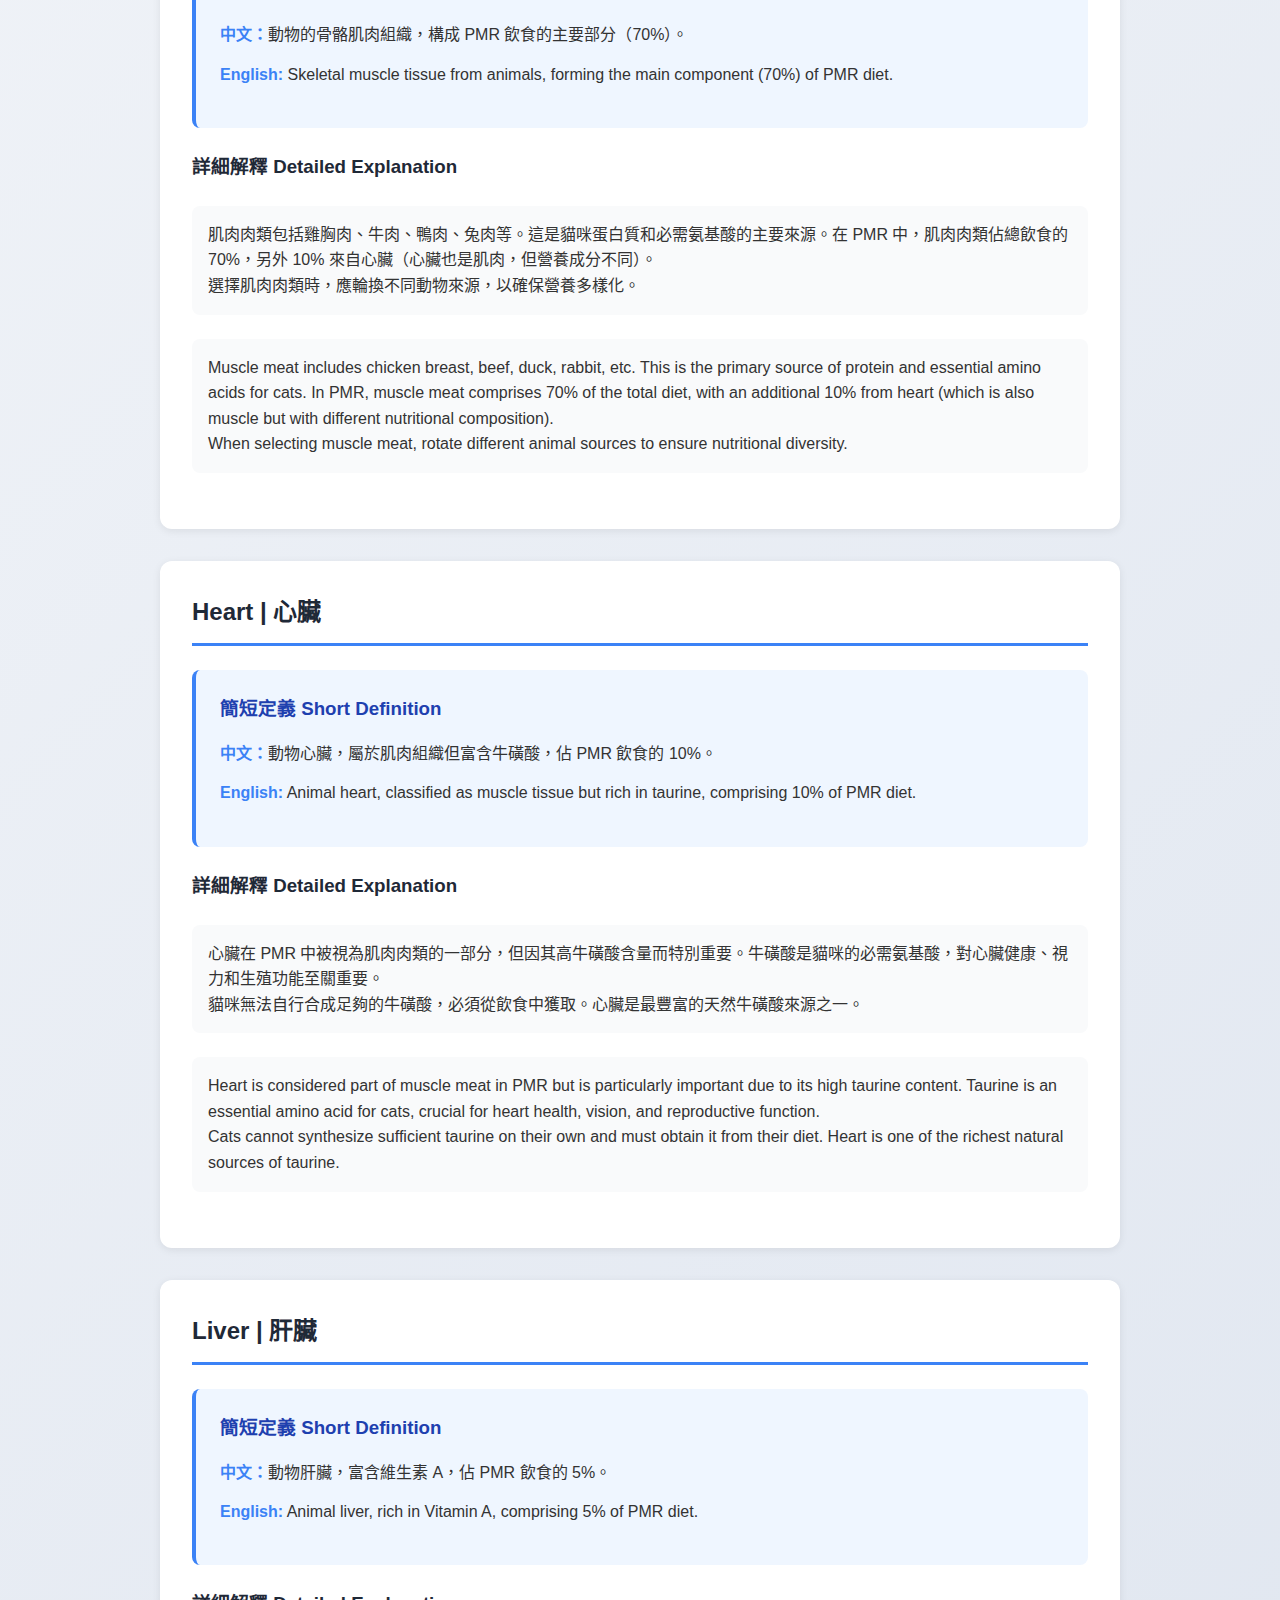
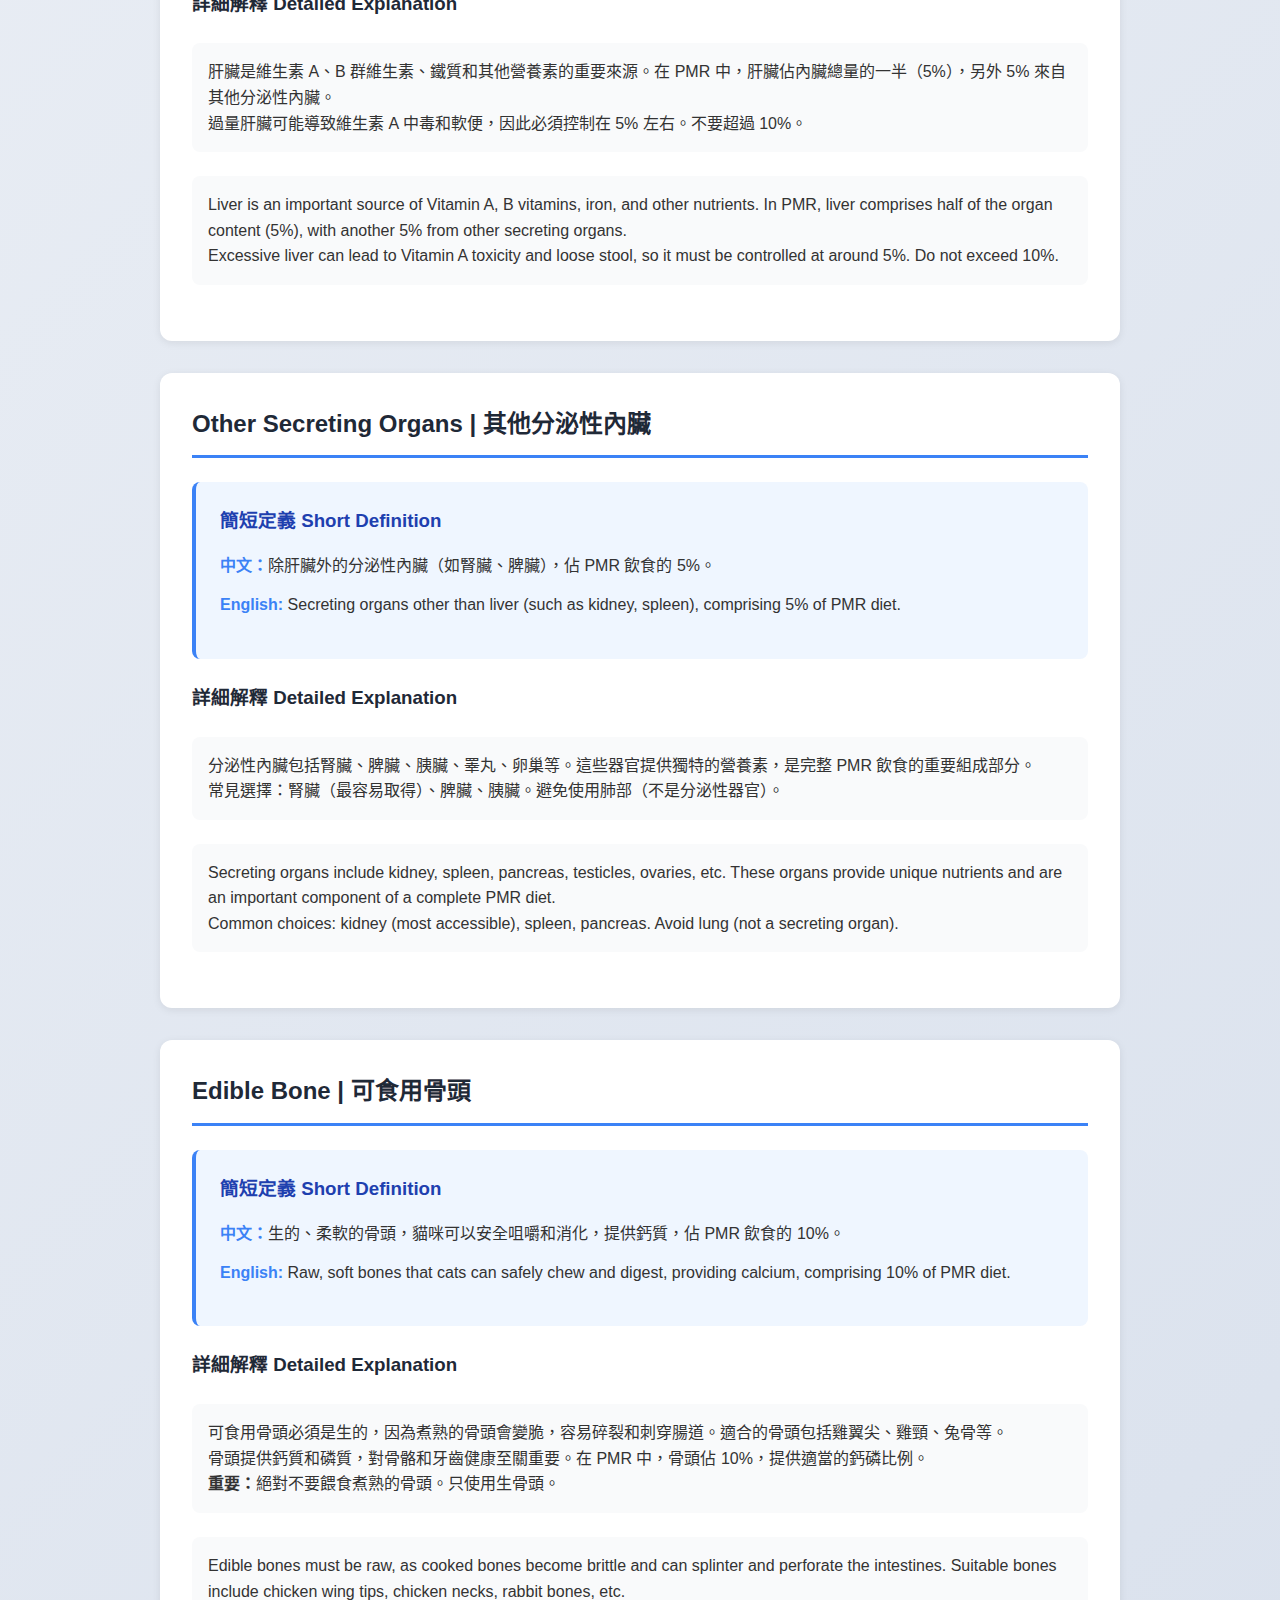
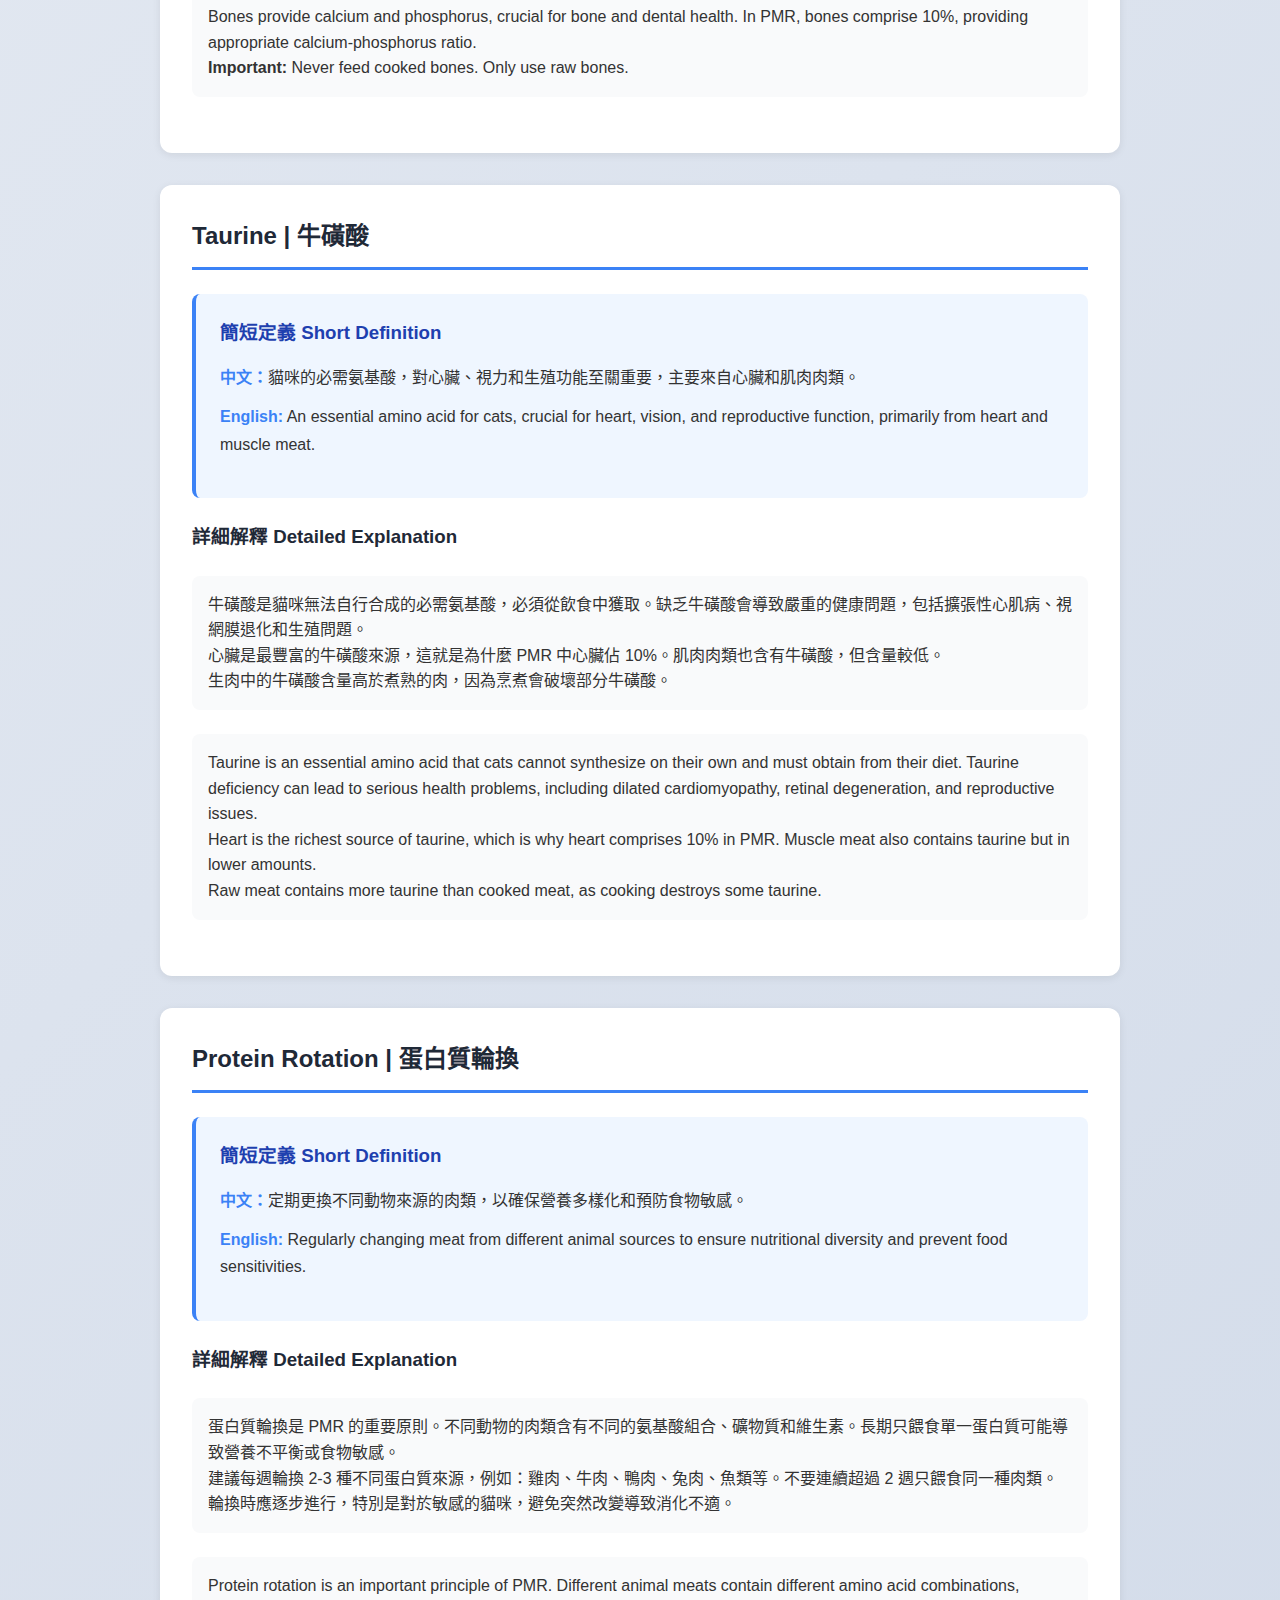
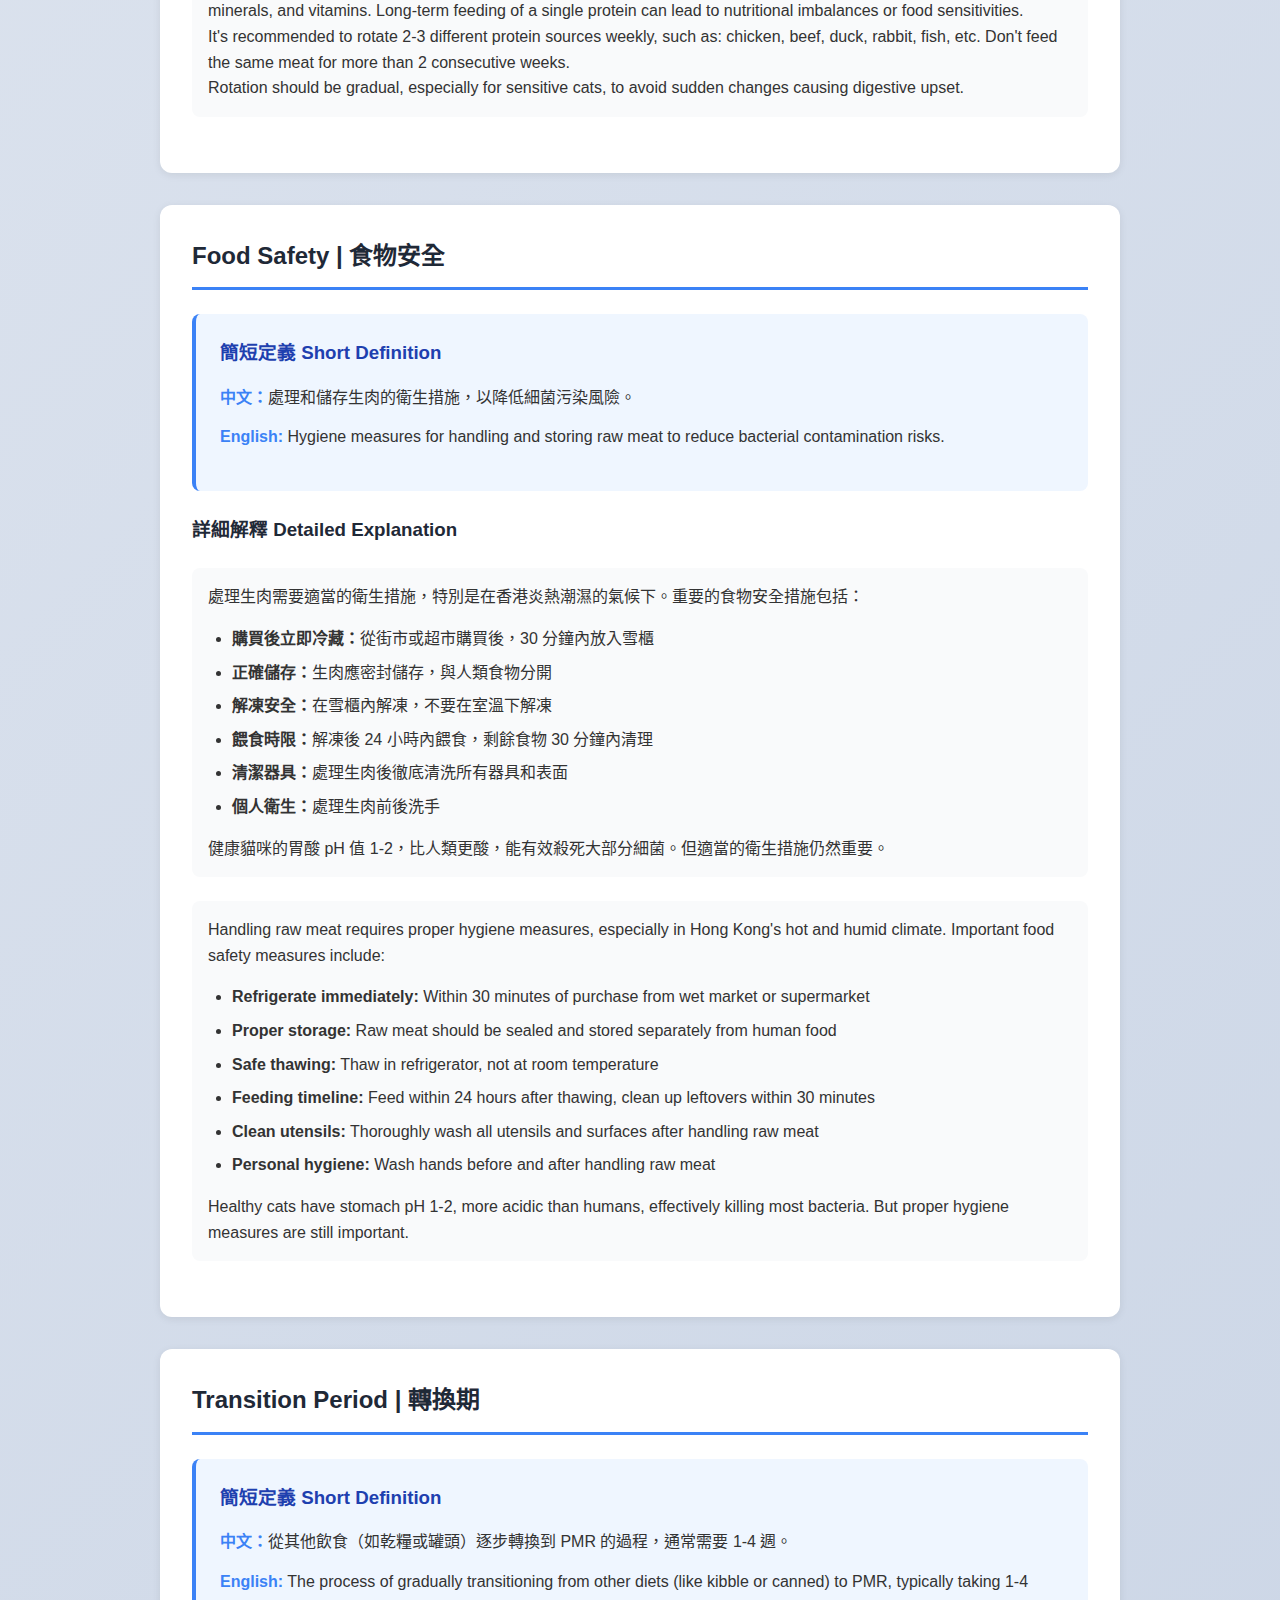
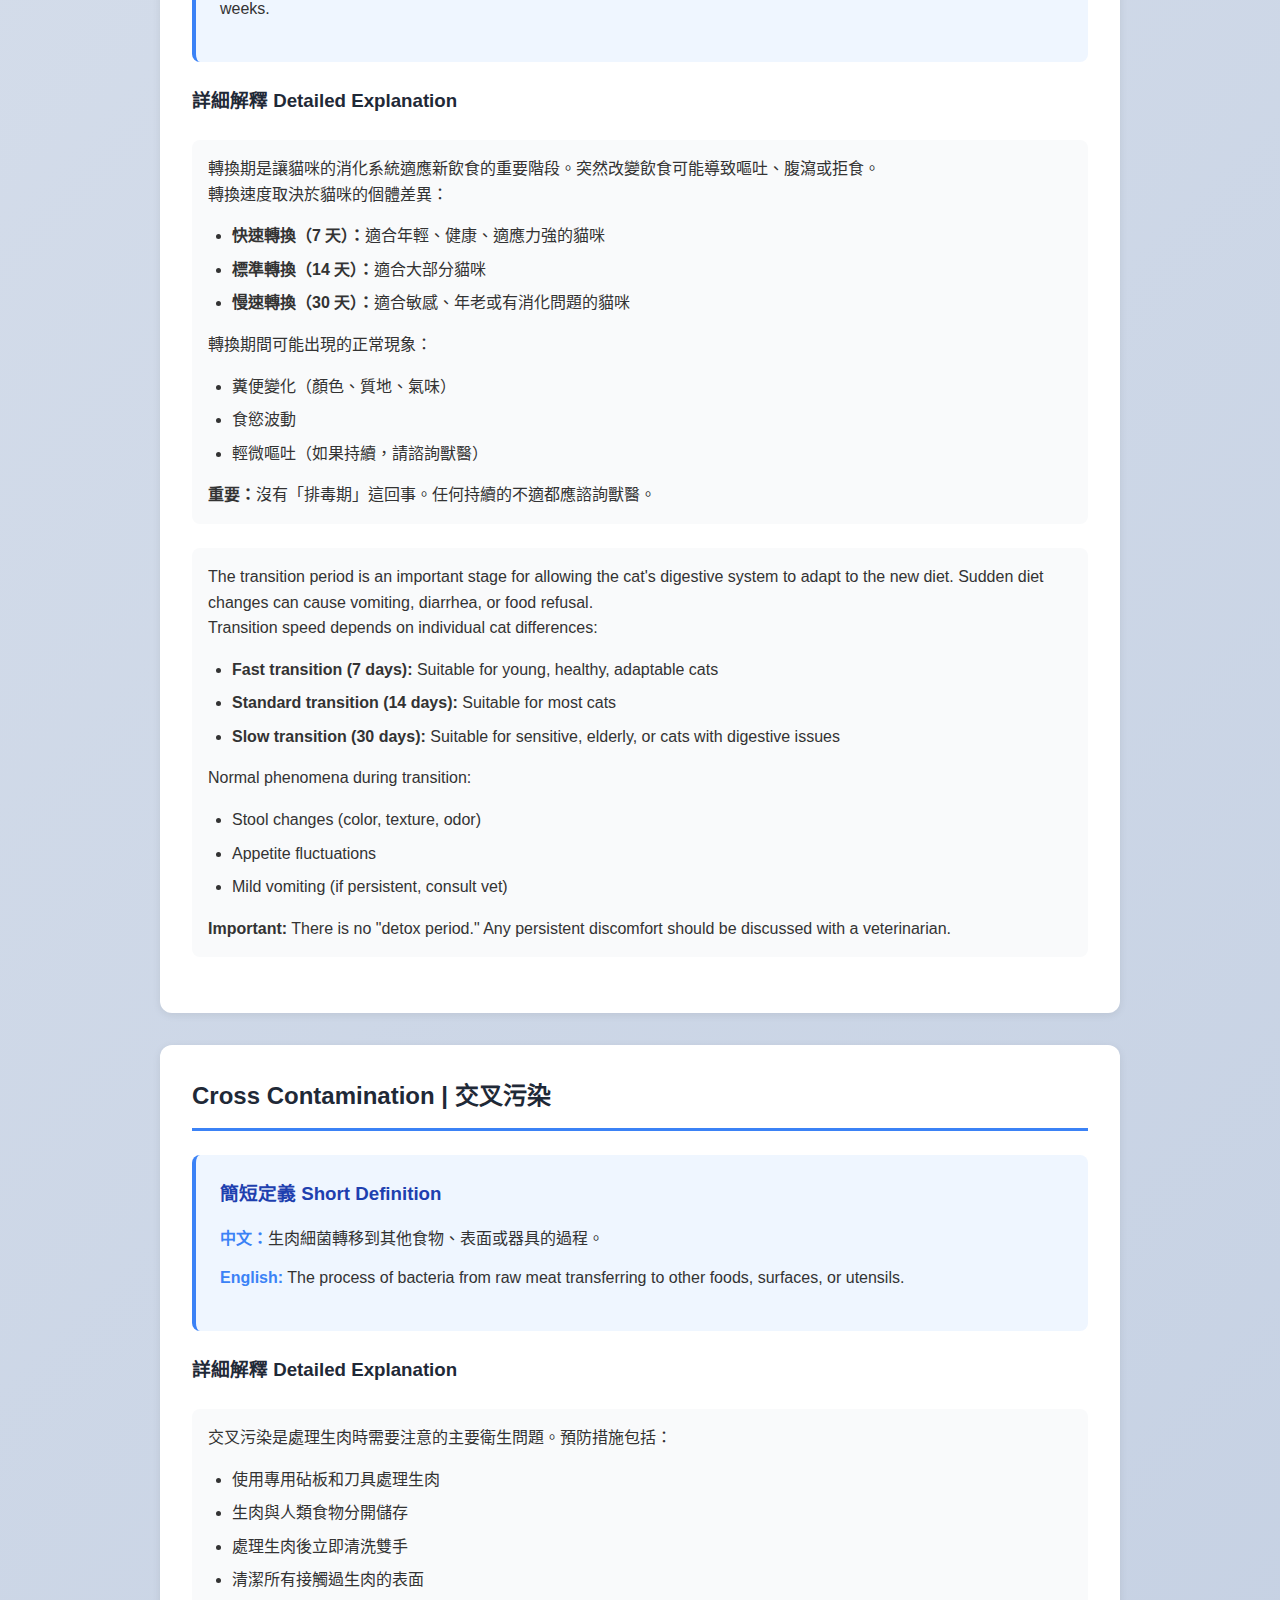
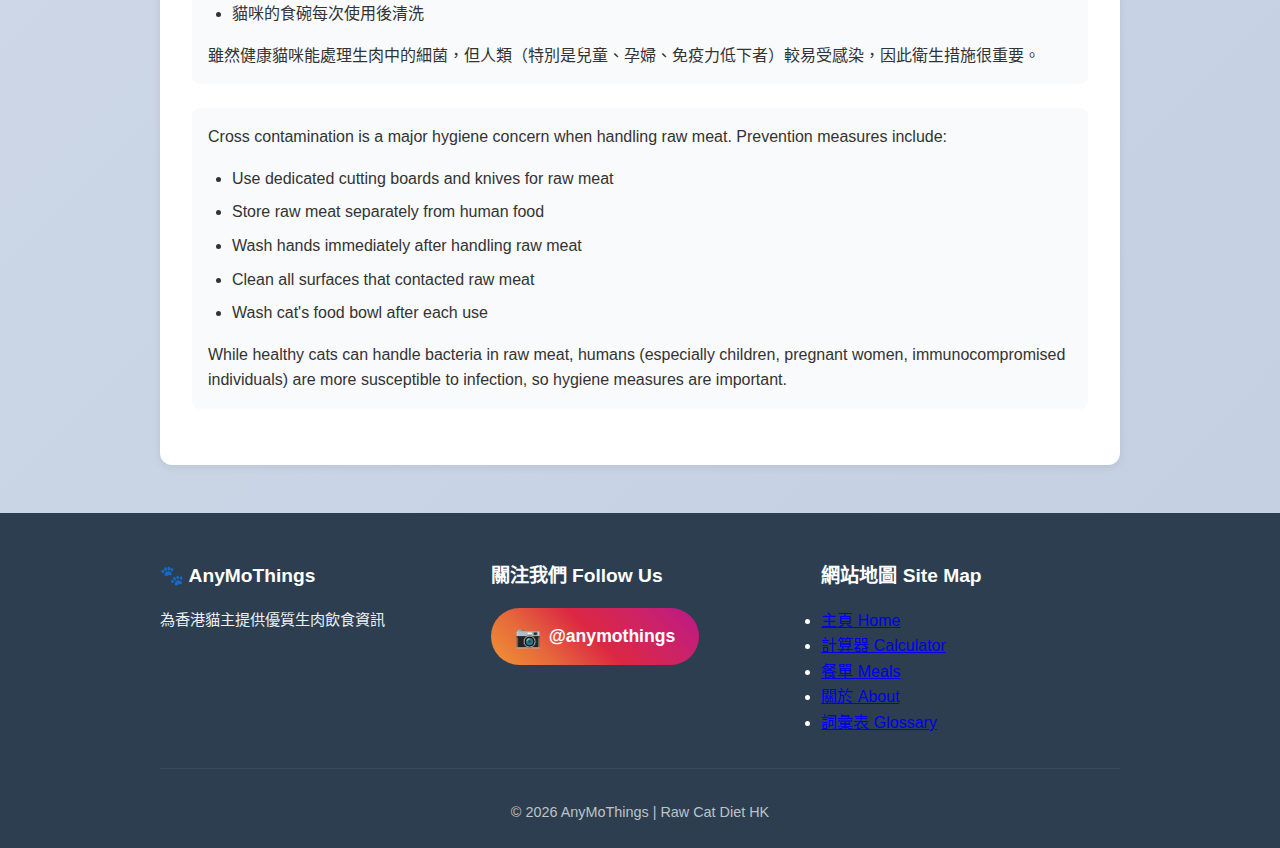
<file: glossary.html>
<!DOCTYPE html>
<html lang="zh-HK">
<head>
    <meta charset="UTF-8">
    <meta name="viewport" content="width=device-width, initial-scale=1.0">
    <title>PMR 詞彙表 | PMR Glossary</title>
    <meta name="description" content="Complete glossary of Prey Model Raw feeding terms for Hong Kong cat owners">
    <link rel="stylesheet" href="styles.css">
</head>
<body>
    <nav>
        <div class="container">
            <div class="nav-brand">
                <h1>🐾 AnyMoThings</h1>
                <p class="nav-subtitle">貓生肉飲食指南 Raw Cat Diet Guide</p>
            </div>
            <ul>
                <li><a href="index.html">主頁 Home</a></li>
                <li><a href="comparison.html">飲食比較 Comparison</a></li>
                <li><a href="calculator.html">飲食計算器 Calculator</a></li>
                <li><a href="transition.html">轉換計劃 Transition</a></li>
                <li><a href="resources.html">實用資源 Resources</a></li>
                <li><a href="meals.html">餐單 Meals</a></li>
                <li><a href="about.html">關於 About</a></li>
            </ul>
        </div>
    </nav>

    <main class="container">
        <section class="hero">
            <h1>PMR 詞彙表</h1>
            <h2 class="subtitle">PMR Glossary</h2>
            <p>完整的生肉飲食術語解釋 | Complete raw feeding terminology</p>
        </section>

        <div class="glossary-nav">
            <h3>快速導航 Quick Navigation</h3>
            <div class="glossary-links">
                <a href="#pmr">PMR</a>
                <a href="#muscle-meat">肌肉肉類 Muscle Meat</a>
                <a href="#heart">心臟 Heart</a>
                <a href="#liver">肝臟 Liver</a>
                <a href="#organs">其他內臟 Other Organs</a>
                <a href="#bone">骨頭 Bone</a>
                <a href="#taurine">牛磺酸 Taurine</a>
                <a href="#rotation">蛋白質輪換 Protein Rotation</a>
                <a href="#food-safety">食物安全 Food Safety</a>
                <a href="#transition">轉換期 Transition</a>
                <a href="#cross-contamination">交叉污染 Cross Contamination</a>
            </div>
        </div>

        <!-- PMR Term -->
        <section id="pmr" class="glossary-term">
            <h2>PMR (Prey Model Raw) | 獵物模型生肉飲食</h2>
            
            <div class="term-short">
                <h3>簡短定義 Short Definition</h3>
                <div class="bilingual-content">
                    <p><strong>中文：</strong>模仿貓咪在野外捕食整隻獵物的飲食模式，使用 80% 肌肉肉類、10% 骨頭、10% 內臟的比例。</p>
                    <p><strong>English:</strong> A feeding approach that mimics how cats would eat whole prey in the wild, using 80% muscle meat, 10% bone, and 10% organs.</p>
                </div>
            </div>
            
            <div class="term-detailed">
                <h3>詳細解釋 Detailed Explanation</h3>
                <div class="chinese-block">
                    <p>PMR 基於貓咪是專性肉食動物的生理特性。在野外，貓咪會捕食小型獵物（如老鼠、鳥類），並食用整隻動物，包括肌肉、骨頭和內臟。PMR 試圖在家庭環境中複製這種天然飲食模式。</p>
                    <p>與 BARF（生物學適當生食）不同，PMR 不包含蔬菜、水果或補充劑，因為貓咪在生理上不需要植物性食物。</p>
                </div>
                <div class="english-block">
                    <p>PMR is based on the physiological fact that cats are obligate carnivores. In the wild, cats hunt small prey (like mice, birds) and consume the entire animal, including muscle, bone, and organs. PMR attempts to replicate this natural diet pattern in a domestic setting.</p>
                    <p>Unlike BARF (Biologically Appropriate Raw Food), PMR does not include vegetables, fruits, or supplements, as cats do not biologically require plant matter.</p>
                </div>
            </div>
        </section>

        <!-- Muscle Meat Term -->
        <section id="muscle-meat" class="glossary-term">
            <h2>Muscle Meat | 肌肉肉類</h2>
            
            <div class="term-short">
                <h3>簡短定義 Short Definition</h3>
                <div class="bilingual-content">
                    <p><strong>中文：</strong>動物的骨骼肌肉組織，構成 PMR 飲食的主要部分（70%）。</p>
                    <p><strong>English:</strong> Skeletal muscle tissue from animals, forming the main component (70%) of PMR diet.</p>
                </div>
            </div>
            
            <div class="term-detailed">
                <h3>詳細解釋 Detailed Explanation</h3>
                <div class="chinese-block">
                    <p>肌肉肉類包括雞胸肉、牛肉、鴨肉、兔肉等。這是貓咪蛋白質和必需氨基酸的主要來源。在 PMR 中，肌肉肉類佔總飲食的 70%，另外 10% 來自心臟（心臟也是肌肉，但營養成分不同）。</p>
                    <p>選擇肌肉肉類時，應輪換不同動物來源，以確保營養多樣化。</p>
                </div>
                <div class="english-block">
                    <p>Muscle meat includes chicken breast, beef, duck, rabbit, etc. This is the primary source of protein and essential amino acids for cats. In PMR, muscle meat comprises 70% of the total diet, with an additional 10% from heart (which is also muscle but with different nutritional composition).</p>
                    <p>When selecting muscle meat, rotate different animal sources to ensure nutritional diversity.</p>
                </div>
            </div>
        </section>

        <!-- Heart Term -->
        <section id="heart" class="glossary-term">
            <h2>Heart | 心臟</h2>
            
            <div class="term-short">
                <h3>簡短定義 Short Definition</h3>
                <div class="bilingual-content">
                    <p><strong>中文：</strong>動物心臟，屬於肌肉組織但富含牛磺酸，佔 PMR 飲食的 10%。</p>
                    <p><strong>English:</strong> Animal heart, classified as muscle tissue but rich in taurine, comprising 10% of PMR diet.</p>
                </div>
            </div>
            
            <div class="term-detailed">
                <h3>詳細解釋 Detailed Explanation</h3>
                <div class="chinese-block">
                    <p>心臟在 PMR 中被視為肌肉肉類的一部分，但因其高牛磺酸含量而特別重要。牛磺酸是貓咪的必需氨基酸，對心臟健康、視力和生殖功能至關重要。</p>
                    <p>貓咪無法自行合成足夠的牛磺酸，必須從飲食中獲取。心臟是最豐富的天然牛磺酸來源之一。</p>
                </div>
                <div class="english-block">
                    <p>Heart is considered part of muscle meat in PMR but is particularly important due to its high taurine content. Taurine is an essential amino acid for cats, crucial for heart health, vision, and reproductive function.</p>
                    <p>Cats cannot synthesize sufficient taurine on their own and must obtain it from their diet. Heart is one of the richest natural sources of taurine.</p>
                </div>
            </div>
        </section>

        <!-- Liver Term -->
        <section id="liver" class="glossary-term">
            <h2>Liver | 肝臟</h2>
            
            <div class="term-short">
                <h3>簡短定義 Short Definition</h3>
                <div class="bilingual-content">
                    <p><strong>中文：</strong>動物肝臟，富含維生素 A，佔 PMR 飲食的 5%。</p>
                    <p><strong>English:</strong> Animal liver, rich in Vitamin A, comprising 5% of PMR diet.</p>
                </div>
            </div>
            
            <div class="term-detailed">
                <h3>詳細解釋 Detailed Explanation</h3>
                <div class="chinese-block">
                    <p>肝臟是維生素 A、B 群維生素、鐵質和其他營養素的重要來源。在 PMR 中，肝臟佔內臟總量的一半（5%），另外 5% 來自其他分泌性內臟。</p>
                    <p>過量肝臟可能導致維生素 A 中毒和軟便，因此必須控制在 5% 左右。不要超過 10%。</p>
                </div>
                <div class="english-block">
                    <p>Liver is an important source of Vitamin A, B vitamins, iron, and other nutrients. In PMR, liver comprises half of the organ content (5%), with another 5% from other secreting organs.</p>
                    <p>Excessive liver can lead to Vitamin A toxicity and loose stool, so it must be controlled at around 5%. Do not exceed 10%.</p>
                </div>
            </div>
        </section>

        <!-- Other Secreting Organs Term -->
        <section id="organs" class="glossary-term">
            <h2>Other Secreting Organs | 其他分泌性內臟</h2>
            
            <div class="term-short">
                <h3>簡短定義 Short Definition</h3>
                <div class="bilingual-content">
                    <p><strong>中文：</strong>除肝臟外的分泌性內臟（如腎臟、脾臟），佔 PMR 飲食的 5%。</p>
                    <p><strong>English:</strong> Secreting organs other than liver (such as kidney, spleen), comprising 5% of PMR diet.</p>
                </div>
            </div>
            
            <div class="term-detailed">
                <h3>詳細解釋 Detailed Explanation</h3>
                <div class="chinese-block">
                    <p>分泌性內臟包括腎臟、脾臟、胰臟、睪丸、卵巢等。這些器官提供獨特的營養素，是完整 PMR 飲食的重要組成部分。</p>
                    <p>常見選擇：腎臟（最容易取得）、脾臟、胰臟。避免使用肺部（不是分泌性器官）。</p>
                </div>
                <div class="english-block">
                    <p>Secreting organs include kidney, spleen, pancreas, testicles, ovaries, etc. These organs provide unique nutrients and are an important component of a complete PMR diet.</p>
                    <p>Common choices: kidney (most accessible), spleen, pancreas. Avoid lung (not a secreting organ).</p>
                </div>
            </div>
        </section>

        <!-- Edible Bone Term -->
        <section id="bone" class="glossary-term">
            <h2>Edible Bone | 可食用骨頭</h2>
            
            <div class="term-short">
                <h3>簡短定義 Short Definition</h3>
                <div class="bilingual-content">
                    <p><strong>中文：</strong>生的、柔軟的骨頭，貓咪可以安全咀嚼和消化，提供鈣質，佔 PMR 飲食的 10%。</p>
                    <p><strong>English:</strong> Raw, soft bones that cats can safely chew and digest, providing calcium, comprising 10% of PMR diet.</p>
                </div>
            </div>
            
            <div class="term-detailed">
                <h3>詳細解釋 Detailed Explanation</h3>
                <div class="chinese-block">
                    <p>可食用骨頭必須是生的，因為煮熟的骨頭會變脆，容易碎裂和刺穿腸道。適合的骨頭包括雞翼尖、雞頸、兔骨等。</p>
                    <p>骨頭提供鈣質和磷質，對骨骼和牙齒健康至關重要。在 PMR 中，骨頭佔 10%，提供適當的鈣磷比例。</p>
                    <p><strong>重要：</strong>絕對不要餵食煮熟的骨頭。只使用生骨頭。</p>
                </div>
                <div class="english-block">
                    <p>Edible bones must be raw, as cooked bones become brittle and can splinter and perforate the intestines. Suitable bones include chicken wing tips, chicken necks, rabbit bones, etc.</p>
                    <p>Bones provide calcium and phosphorus, crucial for bone and dental health. In PMR, bones comprise 10%, providing appropriate calcium-phosphorus ratio.</p>
                    <p><strong>Important:</strong> Never feed cooked bones. Only use raw bones.</p>
                </div>
            </div>
        </section>

        <!-- Taurine Term -->
        <section id="taurine" class="glossary-term">
            <h2>Taurine | 牛磺酸</h2>
            
            <div class="term-short">
                <h3>簡短定義 Short Definition</h3>
                <div class="bilingual-content">
                    <p><strong>中文：</strong>貓咪的必需氨基酸，對心臟、視力和生殖功能至關重要，主要來自心臟和肌肉肉類。</p>
                    <p><strong>English:</strong> An essential amino acid for cats, crucial for heart, vision, and reproductive function, primarily from heart and muscle meat.</p>
                </div>
            </div>
            
            <div class="term-detailed">
                <h3>詳細解釋 Detailed Explanation</h3>
                <div class="chinese-block">
                    <p>牛磺酸是貓咪無法自行合成的必需氨基酸，必須從飲食中獲取。缺乏牛磺酸會導致嚴重的健康問題，包括擴張性心肌病、視網膜退化和生殖問題。</p>
                    <p>心臟是最豐富的牛磺酸來源，這就是為什麼 PMR 中心臟佔 10%。肌肉肉類也含有牛磺酸，但含量較低。</p>
                    <p>生肉中的牛磺酸含量高於煮熟的肉，因為烹煮會破壞部分牛磺酸。</p>
                </div>
                <div class="english-block">
                    <p>Taurine is an essential amino acid that cats cannot synthesize on their own and must obtain from their diet. Taurine deficiency can lead to serious health problems, including dilated cardiomyopathy, retinal degeneration, and reproductive issues.</p>
                    <p>Heart is the richest source of taurine, which is why heart comprises 10% in PMR. Muscle meat also contains taurine but in lower amounts.</p>
                    <p>Raw meat contains more taurine than cooked meat, as cooking destroys some taurine.</p>
                </div>
            </div>
        </section>

        <!-- Protein Rotation Term -->
        <section id="rotation" class="glossary-term">
            <h2>Protein Rotation | 蛋白質輪換</h2>
            
            <div class="term-short">
                <h3>簡短定義 Short Definition</h3>
                <div class="bilingual-content">
                    <p><strong>中文：</strong>定期更換不同動物來源的肉類，以確保營養多樣化和預防食物敏感。</p>
                    <p><strong>English:</strong> Regularly changing meat from different animal sources to ensure nutritional diversity and prevent food sensitivities.</p>
                </div>
            </div>
            
            <div class="term-detailed">
                <h3>詳細解釋 Detailed Explanation</h3>
                <div class="chinese-block">
                    <p>蛋白質輪換是 PMR 的重要原則。不同動物的肉類含有不同的氨基酸組合、礦物質和維生素。長期只餵食單一蛋白質可能導致營養不平衡或食物敏感。</p>
                    <p>建議每週輪換 2-3 種不同蛋白質來源，例如：雞肉、牛肉、鴨肉、兔肉、魚類等。不要連續超過 2 週只餵食同一種肉類。</p>
                    <p>輪換時應逐步進行，特別是對於敏感的貓咪，避免突然改變導致消化不適。</p>
                </div>
                <div class="english-block">
                    <p>Protein rotation is an important principle of PMR. Different animal meats contain different amino acid combinations, minerals, and vitamins. Long-term feeding of a single protein can lead to nutritional imbalances or food sensitivities.</p>
                    <p>It's recommended to rotate 2-3 different protein sources weekly, such as: chicken, beef, duck, rabbit, fish, etc. Don't feed the same meat for more than 2 consecutive weeks.</p>
                    <p>Rotation should be gradual, especially for sensitive cats, to avoid sudden changes causing digestive upset.</p>
                </div>
            </div>
        </section>

        <!-- Food Safety Term -->
        <section id="food-safety" class="glossary-term">
            <h2>Food Safety | 食物安全</h2>
            
            <div class="term-short">
                <h3>簡短定義 Short Definition</h3>
                <div class="bilingual-content">
                    <p><strong>中文：</strong>處理和儲存生肉的衛生措施，以降低細菌污染風險。</p>
                    <p><strong>English:</strong> Hygiene measures for handling and storing raw meat to reduce bacterial contamination risks.</p>
                </div>
            </div>
            
            <div class="term-detailed">
                <h3>詳細解釋 Detailed Explanation</h3>
                <div class="chinese-block">
                    <p>處理生肉需要適當的衛生措施，特別是在香港炎熱潮濕的氣候下。重要的食物安全措施包括：</p>
                    <ul>
                        <li><strong>購買後立即冷藏：</strong>從街市或超市購買後，30 分鐘內放入雪櫃</li>
                        <li><strong>正確儲存：</strong>生肉應密封儲存，與人類食物分開</li>
                        <li><strong>解凍安全：</strong>在雪櫃內解凍，不要在室溫下解凍</li>
                        <li><strong>餵食時限：</strong>解凍後 24 小時內餵食，剩餘食物 30 分鐘內清理</li>
                        <li><strong>清潔器具：</strong>處理生肉後徹底清洗所有器具和表面</li>
                        <li><strong>個人衛生：</strong>處理生肉前後洗手</li>
                    </ul>
                    <p>健康貓咪的胃酸 pH 值 1-2，比人類更酸，能有效殺死大部分細菌。但適當的衛生措施仍然重要。</p>
                </div>
                <div class="english-block">
                    <p>Handling raw meat requires proper hygiene measures, especially in Hong Kong's hot and humid climate. Important food safety measures include:</p>
                    <ul>
                        <li><strong>Refrigerate immediately:</strong> Within 30 minutes of purchase from wet market or supermarket</li>
                        <li><strong>Proper storage:</strong> Raw meat should be sealed and stored separately from human food</li>
                        <li><strong>Safe thawing:</strong> Thaw in refrigerator, not at room temperature</li>
                        <li><strong>Feeding timeline:</strong> Feed within 24 hours after thawing, clean up leftovers within 30 minutes</li>
                        <li><strong>Clean utensils:</strong> Thoroughly wash all utensils and surfaces after handling raw meat</li>
                        <li><strong>Personal hygiene:</strong> Wash hands before and after handling raw meat</li>
                    </ul>
                    <p>Healthy cats have stomach pH 1-2, more acidic than humans, effectively killing most bacteria. But proper hygiene measures are still important.</p>
                </div>
            </div>
        </section>

        <!-- Transition Period Term -->
        <section id="transition" class="glossary-term">
            <h2>Transition Period | 轉換期</h2>
            
            <div class="term-short">
                <h3>簡短定義 Short Definition</h3>
                <div class="bilingual-content">
                    <p><strong>中文：</strong>從其他飲食（如乾糧或罐頭）逐步轉換到 PMR 的過程，通常需要 1-4 週。</p>
                    <p><strong>English:</strong> The process of gradually transitioning from other diets (like kibble or canned) to PMR, typically taking 1-4 weeks.</p>
                </div>
            </div>
            
            <div class="term-detailed">
                <h3>詳細解釋 Detailed Explanation</h3>
                <div class="chinese-block">
                    <p>轉換期是讓貓咪的消化系統適應新飲食的重要階段。突然改變飲食可能導致嘔吐、腹瀉或拒食。</p>
                    <p>轉換速度取決於貓咪的個體差異：</p>
                    <ul>
                        <li><strong>快速轉換（7 天）：</strong>適合年輕、健康、適應力強的貓咪</li>
                        <li><strong>標準轉換（14 天）：</strong>適合大部分貓咪</li>
                        <li><strong>慢速轉換（30 天）：</strong>適合敏感、年老或有消化問題的貓咪</li>
                    </ul>
                    <p>轉換期間可能出現的正常現象：</p>
                    <ul>
                        <li>糞便變化（顏色、質地、氣味）</li>
                        <li>食慾波動</li>
                        <li>輕微嘔吐（如果持續，請諮詢獸醫）</li>
                    </ul>
                    <p><strong>重要：</strong>沒有「排毒期」這回事。任何持續的不適都應諮詢獸醫。</p>
                </div>
                <div class="english-block">
                    <p>The transition period is an important stage for allowing the cat's digestive system to adapt to the new diet. Sudden diet changes can cause vomiting, diarrhea, or food refusal.</p>
                    <p>Transition speed depends on individual cat differences:</p>
                    <ul>
                        <li><strong>Fast transition (7 days):</strong> Suitable for young, healthy, adaptable cats</li>
                        <li><strong>Standard transition (14 days):</strong> Suitable for most cats</li>
                        <li><strong>Slow transition (30 days):</strong> Suitable for sensitive, elderly, or cats with digestive issues</li>
                    </ul>
                    <p>Normal phenomena during transition:</p>
                    <ul>
                        <li>Stool changes (color, texture, odor)</li>
                        <li>Appetite fluctuations</li>
                        <li>Mild vomiting (if persistent, consult vet)</li>
                    </ul>
                    <p><strong>Important:</strong> There is no "detox period." Any persistent discomfort should be discussed with a veterinarian.</p>
                </div>
            </div>
        </section>

        <!-- Cross Contamination Term -->
        <section id="cross-contamination" class="glossary-term">
            <h2>Cross Contamination | 交叉污染</h2>
            
            <div class="term-short">
                <h3>簡短定義 Short Definition</h3>
                <div class="bilingual-content">
                    <p><strong>中文：</strong>生肉細菌轉移到其他食物、表面或器具的過程。</p>
                    <p><strong>English:</strong> The process of bacteria from raw meat transferring to other foods, surfaces, or utensils.</p>
                </div>
            </div>
            
            <div class="term-detailed">
                <h3>詳細解釋 Detailed Explanation</h3>
                <div class="chinese-block">
                    <p>交叉污染是處理生肉時需要注意的主要衛生問題。預防措施包括：</p>
                    <ul>
                        <li>使用專用砧板和刀具處理生肉</li>
                        <li>生肉與人類食物分開儲存</li>
                        <li>處理生肉後立即清洗雙手</li>
                        <li>清潔所有接觸過生肉的表面</li>
                        <li>貓咪的食碗每次使用後清洗</li>
                    </ul>
                    <p>雖然健康貓咪能處理生肉中的細菌，但人類（特別是兒童、孕婦、免疫力低下者）較易受感染，因此衛生措施很重要。</p>
                </div>
                <div class="english-block">
                    <p>Cross contamination is a major hygiene concern when handling raw meat. Prevention measures include:</p>
                    <ul>
                        <li>Use dedicated cutting boards and knives for raw meat</li>
                        <li>Store raw meat separately from human food</li>
                        <li>Wash hands immediately after handling raw meat</li>
                        <li>Clean all surfaces that contacted raw meat</li>
                        <li>Wash cat's food bowl after each use</li>
                    </ul>
                    <p>While healthy cats can handle bacteria in raw meat, humans (especially children, pregnant women, immunocompromised individuals) are more susceptible to infection, so hygiene measures are important.</p>
                </div>
            </div>
        </section>
        
    </main>

    <footer>
        <div class="container">
            <div class="footer-content">
                <div class="footer-section">
                    <h3>🐾 AnyMoThings</h3>
                    <p>為香港貓主提供優質生肉飲食資訊</p>
                </div>
                
                <div class="footer-section">
                    <h3>關注我們 Follow Us</h3>
                    <div class="social-links">
                        <a href="https://www.instagram.com/anymothings/" target="_blank" rel="noopener noreferrer" class="instagram-link">
                            <span class="instagram-icon">📷</span>
                            <span>@anymothings</span>
                        </a>
                    </div>
                </div>
                
                <div class="footer-section">
                    <h3>網站地圖 Site Map</h3>
                    <ul class="footer-links">
                        <li><a href="index.html">主頁 Home</a></li>
                        <li><a href="calculator.html">計算器 Calculator</a></li>
                        <li><a href="meals.html">餐單 Meals</a></li>
                        <li><a href="about.html">關於 About</a></li>
                        <li><a href="glossary.html">詞彙表 Glossary</a></li>
                    </ul>
                </div>
            </div>
            
            <div class="footer-bottom">
                <p>© 2026 AnyMoThings | Raw Cat Diet HK</p>
            </div>
        </div>
    </footer>
</body>
</html>
</file>
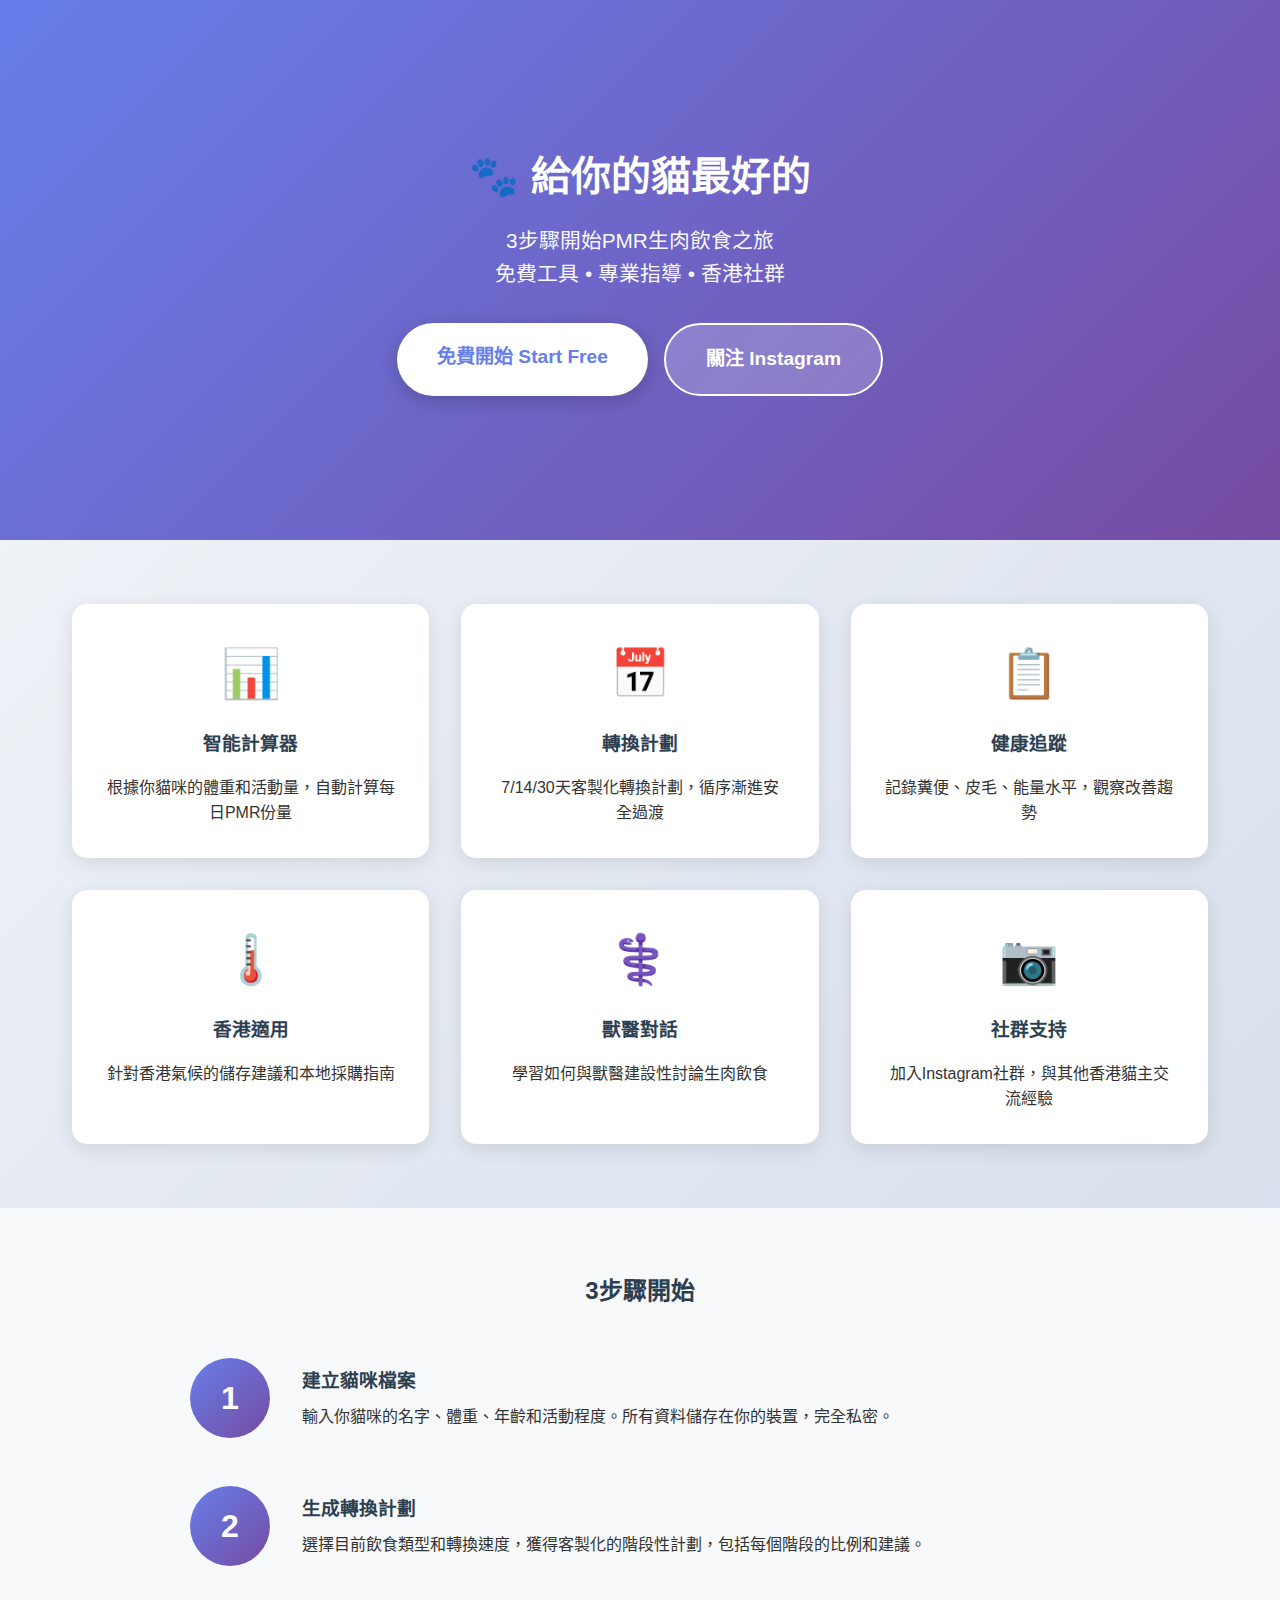
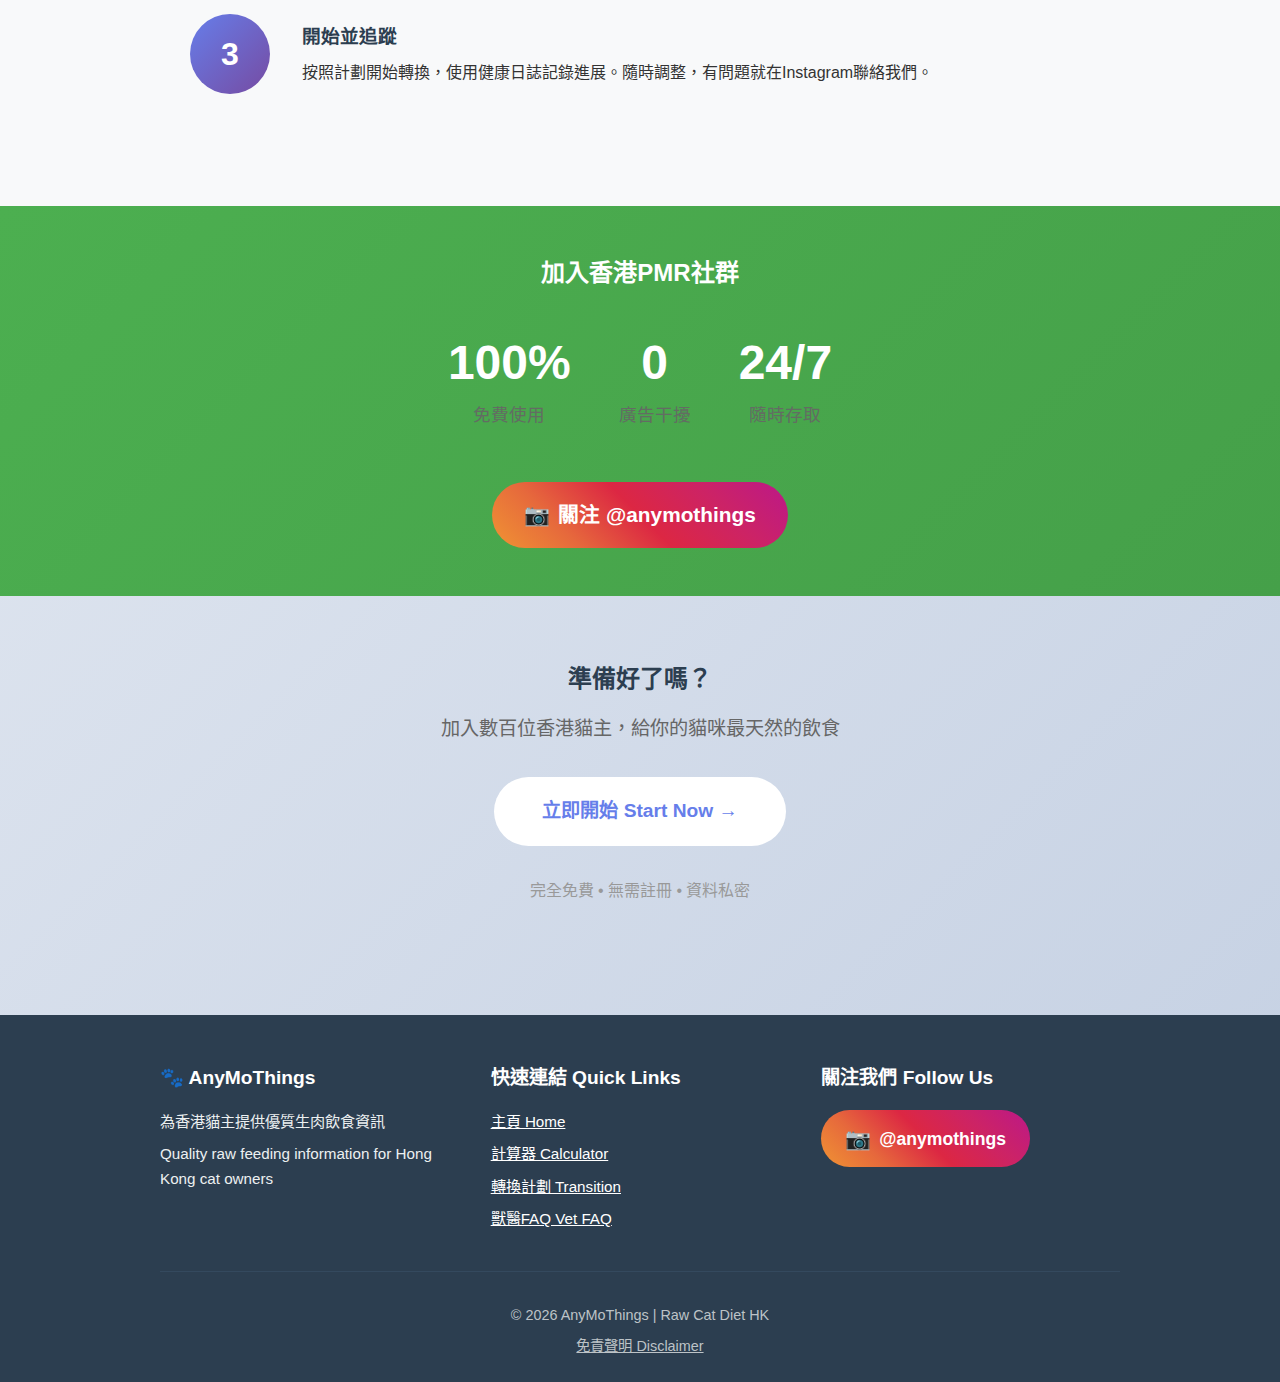
<file: landing.html>
<!DOCTYPE html>
<html lang="zh-HK">
<head>
    <meta charset="UTF-8">
    <meta name="viewport" content="width=device-width, initial-scale=1.0">
    <title>🐾 開始你的PMR之旅 | AnyMoThings</title>
    <meta name="description" content="3步驟開始為你的貓咪規劃生肉飲食。免費工具、專業指導、香港社群支持。">
    <link rel="stylesheet" href="styles.css">
    <style>
        /* Landing page specific styles */
        .landing-hero {
            background: linear-gradient(135deg, #667eea 0%, #764ba2 100%);
            color: white;
            padding: 4rem 2rem;
            text-align: center;
            min-height: 60vh;
            display: flex;
            flex-direction: column;
            justify-content: center;
            align-items: center;
        }
        
        .landing-hero h1 {
            font-size: 2.5rem;
            margin-bottom: 1rem;
            animation: fadeInUp 0.8s ease-out;
        }
        
        .landing-hero p {
            font-size: 1.3rem;
            margin-bottom: 2rem;
            opacity: 0.95;
            animation: fadeInUp 1s ease-out;
        }
        
        .hero-cta {
            display: flex;
            gap: 1rem;
            flex-wrap: wrap;
            justify-content: center;
            animation: fadeInUp 1.2s ease-out;
        }
        
        .cta-primary {
            background: white;
            color: #667eea;
            padding: 1.2rem 2.5rem;
            border-radius: 50px;
            text-decoration: none;
            font-weight: bold;
            font-size: 1.2rem;
            transition: transform 0.3s, box-shadow 0.3s;
            box-shadow: 0 5px 20px rgba(0,0,0,0.2);
        }
        
        .cta-primary:hover {
            transform: translateY(-3px);
            box-shadow: 0 8px 30px rgba(0,0,0,0.3);
        }
        
        .cta-secondary {
            background: rgba(255,255,255,0.2);
            color: white;
            padding: 1.2rem 2.5rem;
            border-radius: 50px;
            text-decoration: none;
            font-weight: bold;
            font-size: 1.2rem;
            border: 2px solid white;
            transition: all 0.3s;
        }
        
        .cta-secondary:hover {
            background: white;
            color: #667eea;
        }
        
        .features-grid {
            display: grid;
            grid-template-columns: repeat(auto-fit, minmax(280px, 1fr));
            gap: 2rem;
            padding: 4rem 2rem;
            max-width: 1200px;
            margin: 0 auto;
        }
        
        .feature-card {
            background: white;
            padding: 2rem;
            border-radius: 15px;
            box-shadow: 0 5px 20px rgba(0,0,0,0.1);
            text-align: center;
            transition: transform 0.3s;
        }
        
        .feature-card:hover {
            transform: translateY(-10px);
        }
        
        .feature-icon {
            font-size: 3rem;
            margin-bottom: 1rem;
        }
        
        .feature-card h3 {
            color: #2c3e50;
            margin-bottom: 1rem;
        }
        
        .steps-section {
            background: #f8f9fa;
            padding: 4rem 2rem;
        }
        
        .steps-container {
            max-width: 900px;
            margin: 0 auto;
        }
        
        .step {
            display: flex;
            gap: 2rem;
            margin-bottom: 3rem;
            align-items: center;
        }
        
        .step-number {
            background: linear-gradient(135deg, #667eea 0%, #764ba2 100%);
            color: white;
            width: 80px;
            height: 80px;
            border-radius: 50%;
            display: flex;
            align-items: center;
            justify-content: center;
            font-size: 2rem;
            font-weight: bold;
            flex-shrink: 0;
        }
        
        .step-content {
            flex: 1;
        }
        
        .step-content h3 {
            color: #2c3e50;
            margin-bottom: 0.5rem;
        }
        
        .social-proof {
            background: linear-gradient(135deg, #4caf50 0%, #45a049 100%);
            color: white;
            padding: 3rem 2rem;
            text-align: center;
        }
        
        .social-proof h2 {
            margin-bottom: 2rem;
        }
        
        .stats {
            display: flex;
            justify-content: center;
            gap: 3rem;
            flex-wrap: wrap;
        }
        
        .stat {
            text-align: center;
        }
        
        .stat-number {
            font-size: 3rem;
            font-weight: bold;
            display: block;
        }
        
        .stat-label {
            font-size: 1.1rem;
            opacity: 0.9;
        }
        
        @keyframes fadeInUp {
            from {
                opacity: 0;
                transform: translateY(30px);
            }
            to {
                opacity: 1;
                transform: translateY(0);
            }
        }
        
        @media (max-width: 768px) {
            .landing-hero h1 {
                font-size: 1.8rem;
            }
            
            .landing-hero p {
                font-size: 1.1rem;
            }
            
            .hero-cta {
                flex-direction: column;
                width: 100%;
            }
            
            .cta-primary, .cta-secondary {
                width: 100%;
            }
            
            .step {
                flex-direction: column;
                text-align: center;
            }
            
            .stats {
                gap: 2rem;
            }
        }
    </style>
</head>
<body>
    <div class="landing-hero">
        <h1>🐾 給你的貓最好的</h1>
        <p>3步驟開始PMR生肉飲食之旅<br>免費工具 • 專業指導 • 香港社群</p>
        <div class="hero-cta">
            <a href="calculator.html" class="cta-primary">免費開始 Start Free</a>
            <a href="https://www.instagram.com/anymothings/" target="_blank" class="cta-secondary">關注 Instagram</a>
        </div>
    </div>

    <div class="features-grid">
        <div class="feature-card">
            <div class="feature-icon">📊</div>
            <h3>智能計算器</h3>
            <p>根據你貓咪的體重和活動量，自動計算每日PMR份量</p>
        </div>
        
        <div class="feature-card">
            <div class="feature-icon">📅</div>
            <h3>轉換計劃</h3>
            <p>7/14/30天客製化轉換計劃，循序漸進安全過渡</p>
        </div>
        
        <div class="feature-card">
            <div class="feature-icon">📋</div>
            <h3>健康追蹤</h3>
            <p>記錄糞便、皮毛、能量水平，觀察改善趨勢</p>
        </div>
        
        <div class="feature-card">
            <div class="feature-icon">🌡️</div>
            <h3>香港適用</h3>
            <p>針對香港氣候的儲存建議和本地採購指南</p>
        </div>
        
        <div class="feature-card">
            <div class="feature-icon">⚕️</div>
            <h3>獸醫對話</h3>
            <p>學習如何與獸醫建設性討論生肉飲食</p>
        </div>
        
        <div class="feature-card">
            <div class="feature-icon">📷</div>
            <h3>社群支持</h3>
            <p>加入Instagram社群，與其他香港貓主交流經驗</p>
        </div>
    </div>

    <div class="steps-section">
        <div class="steps-container">
            <h2 style="text-align: center; margin-bottom: 3rem; color: #2c3e50;">3步驟開始</h2>
            
            <div class="step">
                <div class="step-number">1</div>
                <div class="step-content">
                    <h3>建立貓咪檔案</h3>
                    <p>輸入你貓咪的名字、體重、年齡和活動程度。所有資料儲存在你的裝置，完全私密。</p>
                </div>
            </div>
            
            <div class="step">
                <div class="step-number">2</div>
                <div class="step-content">
                    <h3>生成轉換計劃</h3>
                    <p>選擇目前飲食類型和轉換速度，獲得客製化的階段性計劃，包括每個階段的比例和建議。</p>
                </div>
            </div>
            
            <div class="step">
                <div class="step-number">3</div>
                <div class="step-content">
                    <h3>開始並追蹤</h3>
                    <p>按照計劃開始轉換，使用健康日誌記錄進展。隨時調整，有問題就在Instagram聯絡我們。</p>
                </div>
            </div>
        </div>
    </div>

    <div class="social-proof">
        <h2>加入香港PMR社群</h2>
        <div class="stats">
            <div class="stat">
                <span class="stat-number">100%</span>
                <span class="stat-label">免費使用</span>
            </div>
            <div class="stat">
                <span class="stat-number">0</span>
                <span class="stat-label">廣告干擾</span>
            </div>
            <div class="stat">
                <span class="stat-number">24/7</span>
                <span class="stat-label">隨時存取</span>
            </div>
        </div>
        <div style="margin-top: 3rem;">
            <a href="https://www.instagram.com/anymothings/" target="_blank" class="instagram-link" style="font-size: 1.3rem; padding: 1rem 2rem;">
                <span class="instagram-icon">📷</span>
                <span>關注 @anymothings</span>
            </a>
        </div>
    </div>

    <div class="container" style="padding: 4rem 2rem; text-align: center;">
        <h2 style="color: #2c3e50; margin-bottom: 1rem;">準備好了嗎？</h2>
        <p style="font-size: 1.2rem; margin-bottom: 2rem; color: #666;">
            加入數百位香港貓主，給你的貓咪最天然的飲食
        </p>
        <a href="calculator.html" class="btn" style="font-size: 1.2rem; padding: 1.2rem 3rem;">
            立即開始 Start Now →
        </a>
        <p style="margin-top: 2rem; color: #999;">
            完全免費 • 無需註冊 • 資料私密
        </p>
    </div>

    <footer>
        <div class="container">
            <div class="footer-content">
                <div class="footer-section">
                    <h3>🐾 AnyMoThings</h3>
                    <p>為香港貓主提供優質生肉飲食資訊</p>
                    <p>Quality raw feeding information for Hong Kong cat owners</p>
                </div>
                
                <div class="footer-section">
                    <h3>快速連結 Quick Links</h3>
                    <p><a href="index.html" style="color: white;">主頁 Home</a></p>
                    <p><a href="calculator.html" style="color: white;">計算器 Calculator</a></p>
                    <p><a href="transition.html" style="color: white;">轉換計劃 Transition</a></p>
                    <p><a href="vet-faq.html" style="color: white;">獸醫FAQ Vet FAQ</a></p>
                </div>
                
                <div class="footer-section">
                    <h3>關注我們 Follow Us</h3>
                    <div class="social-links">
                        <a href="https://www.instagram.com/anymothings/" target="_blank" rel="noopener noreferrer" class="instagram-link">
                            <span class="instagram-icon">📷</span>
                            <span>@anymothings</span>
                        </a>
                    </div>
                </div>
            </div>
            
            <div class="footer-bottom">
                <p>© 2026 AnyMoThings | Raw Cat Diet HK</p>
                <p><a href="disclaimer.html" style="color: #bdc3c7;">免責聲明 Disclaimer</a></p>
            </div>
        </div>
    </footer>

    <script>
        // Register Service Worker for PWA
        if ('serviceWorker' in navigator) {
            window.addEventListener('load', () => {
                navigator.serviceWorker.register('/sw.js')
                    .then(registration => {
                        console.log('SW registered:', registration);
                    })
                    .catch(error => {
                        console.log('SW registration failed:', error);
                    });
            });
        }
    </script>
</body>
</html>
</file>
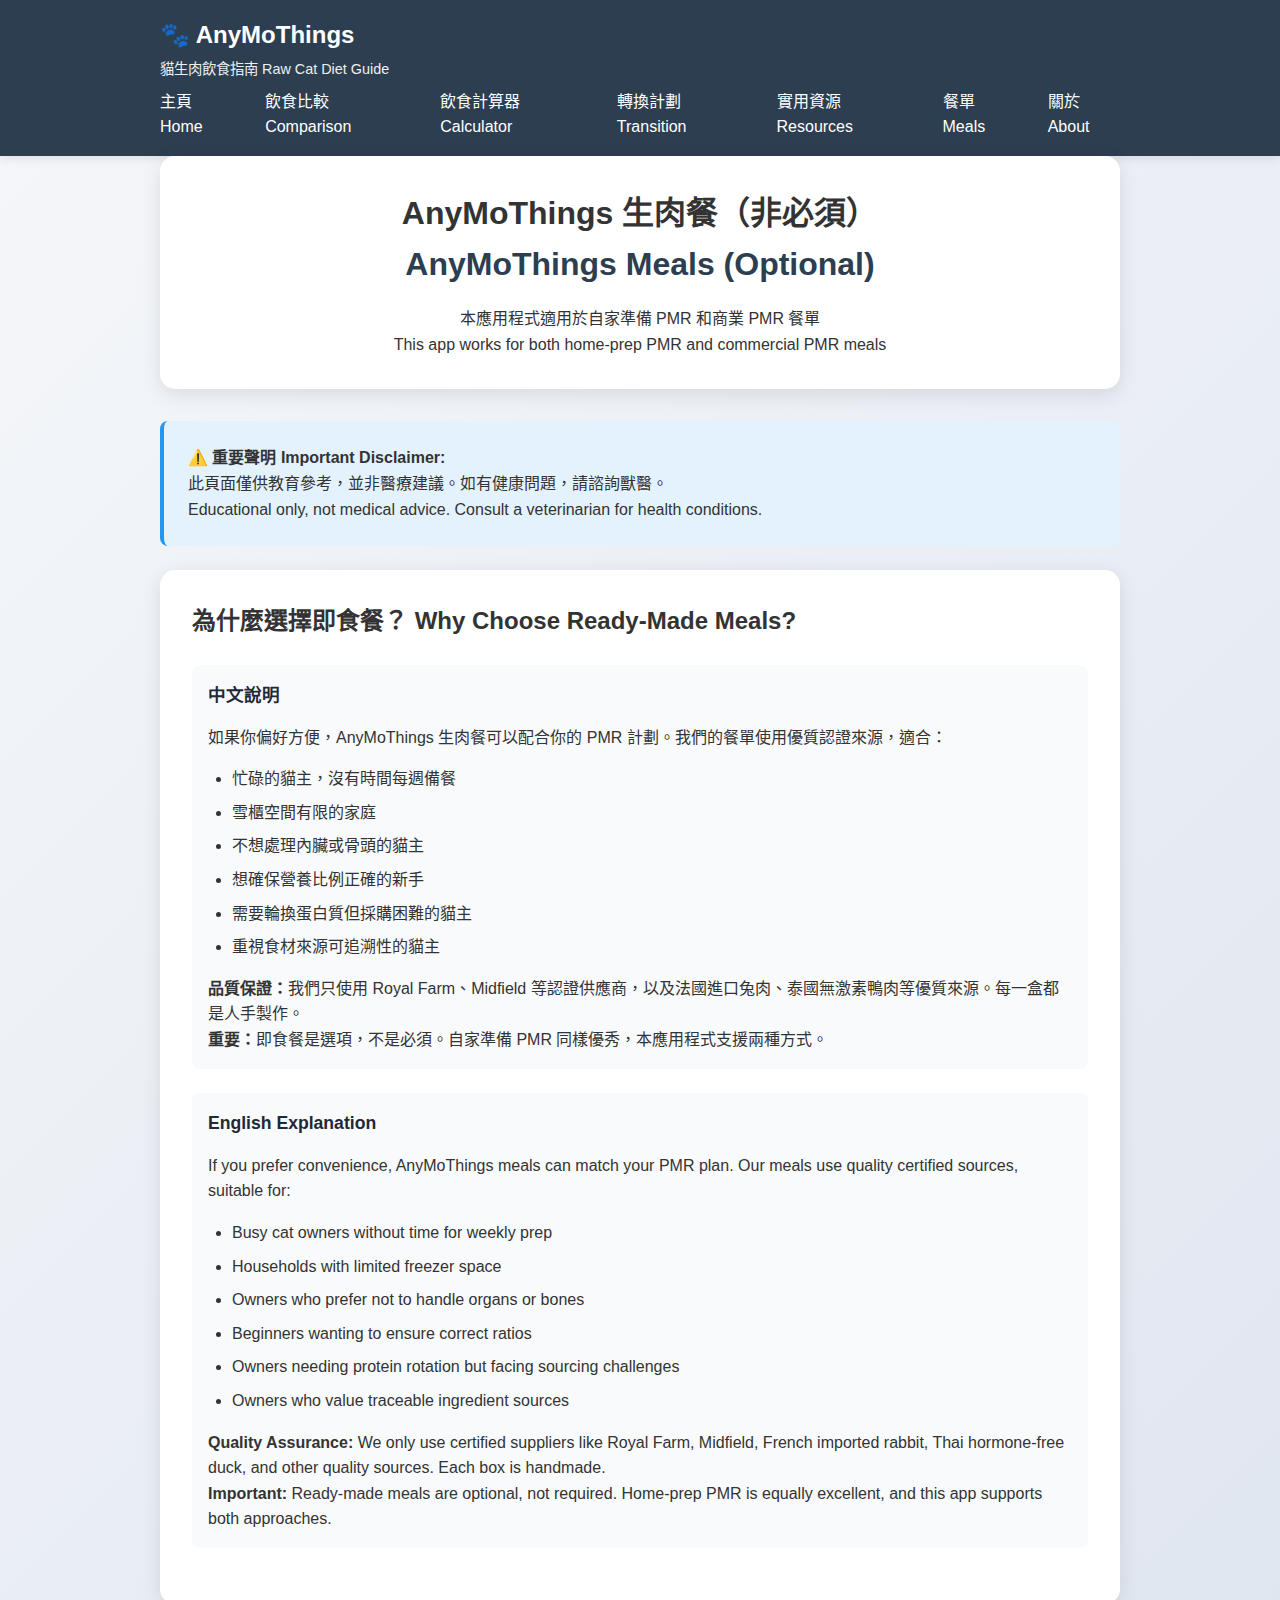
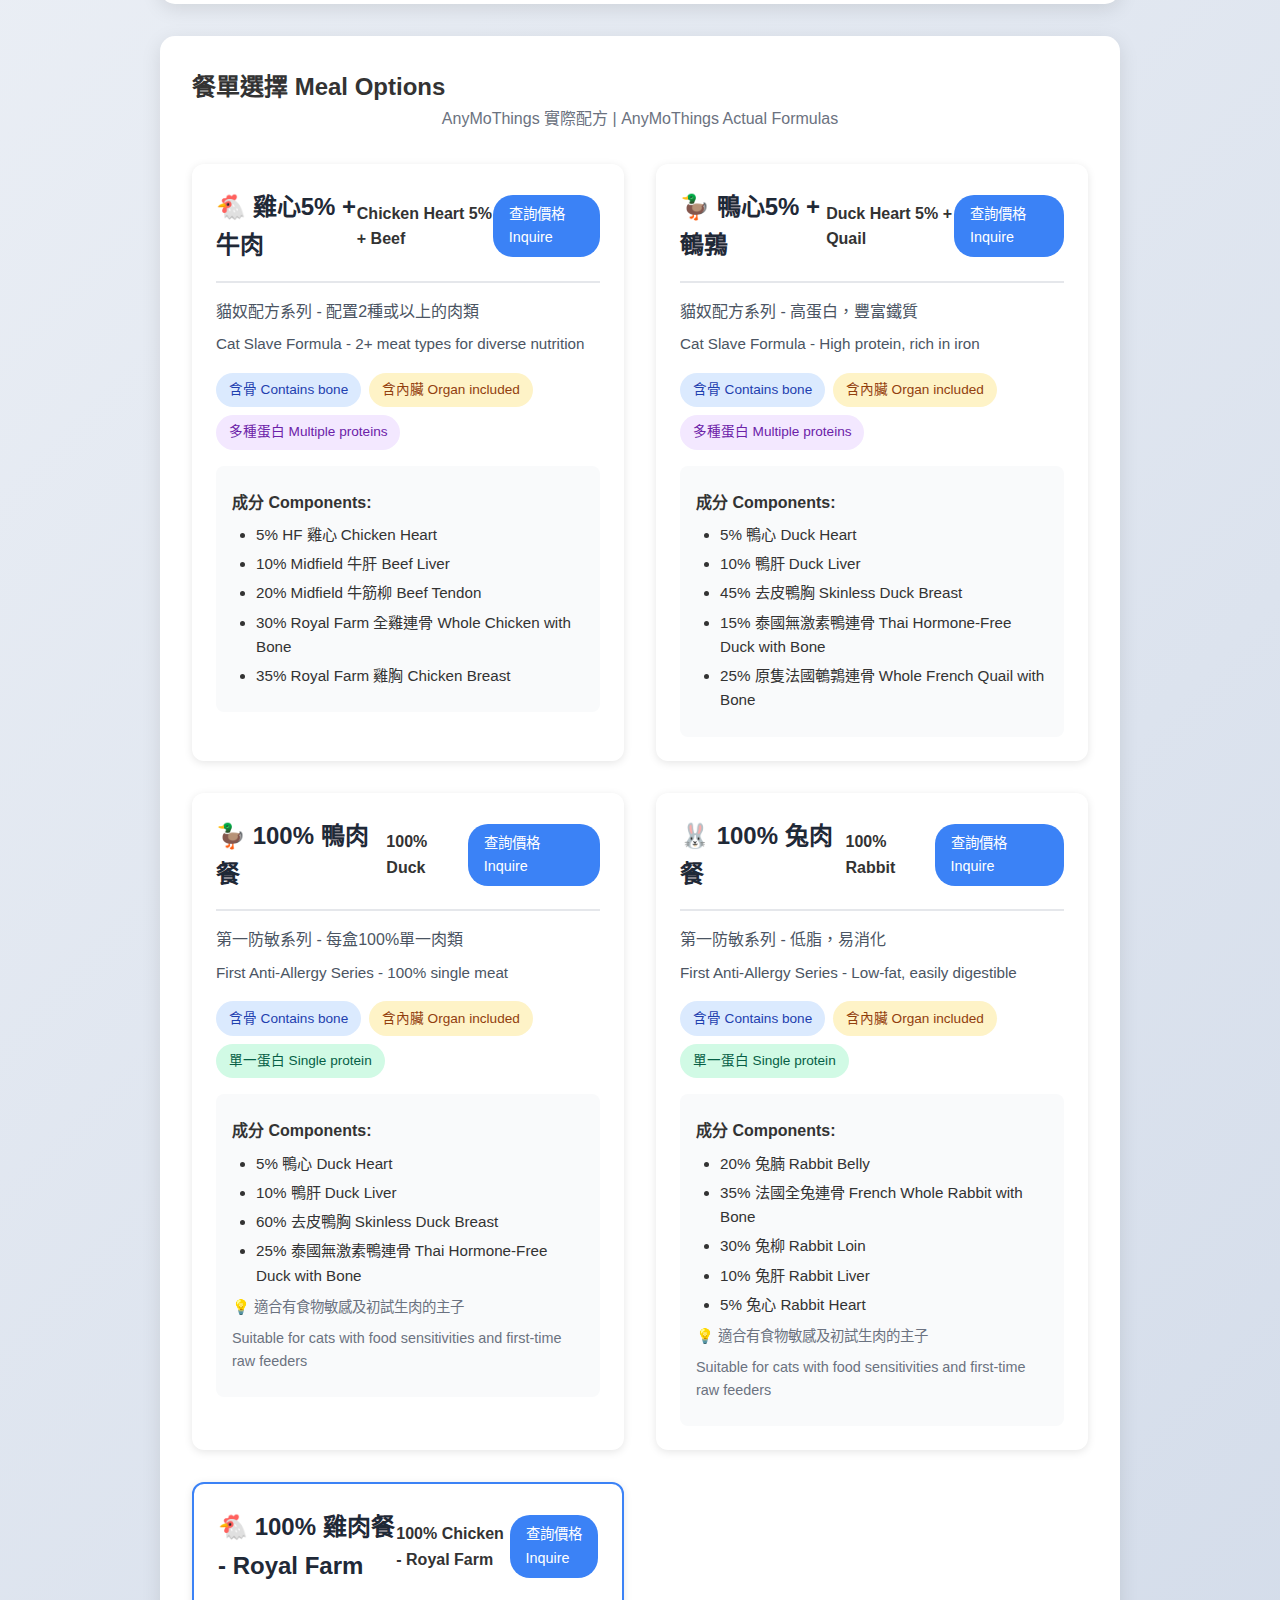
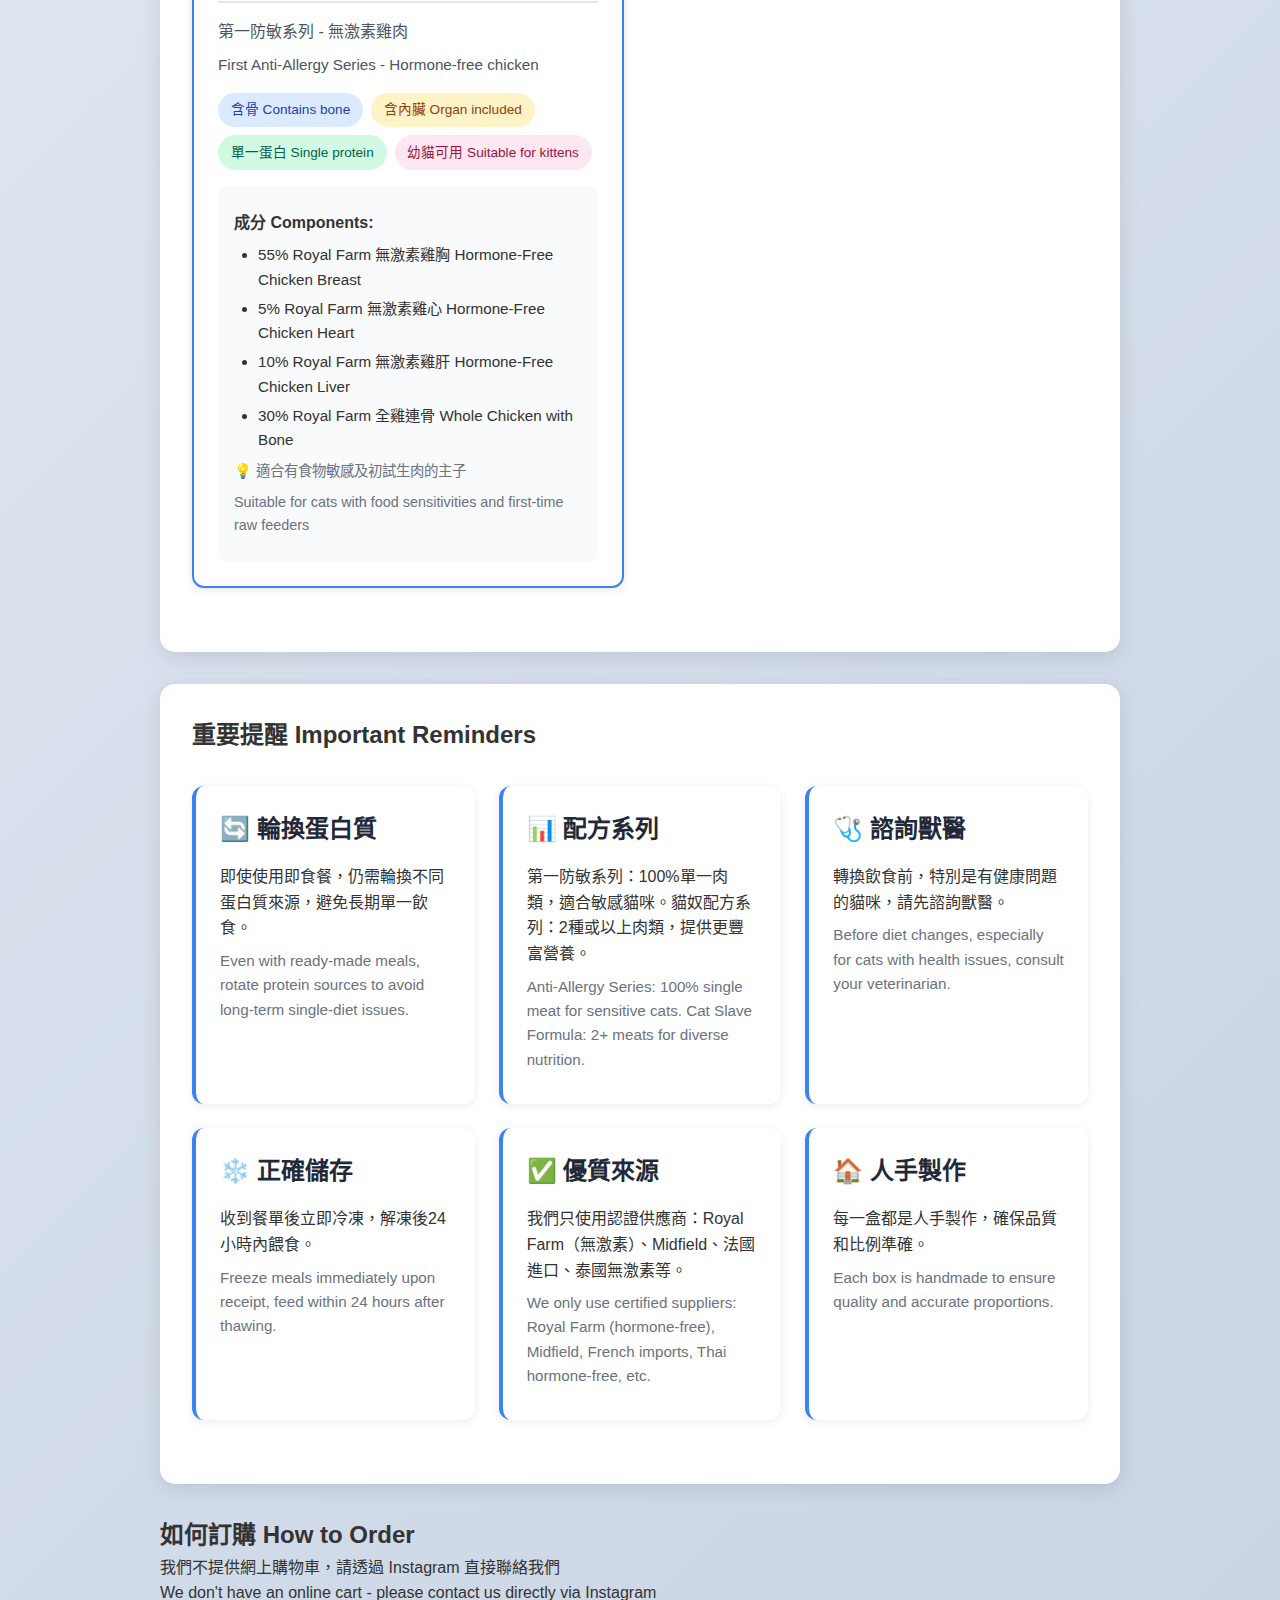
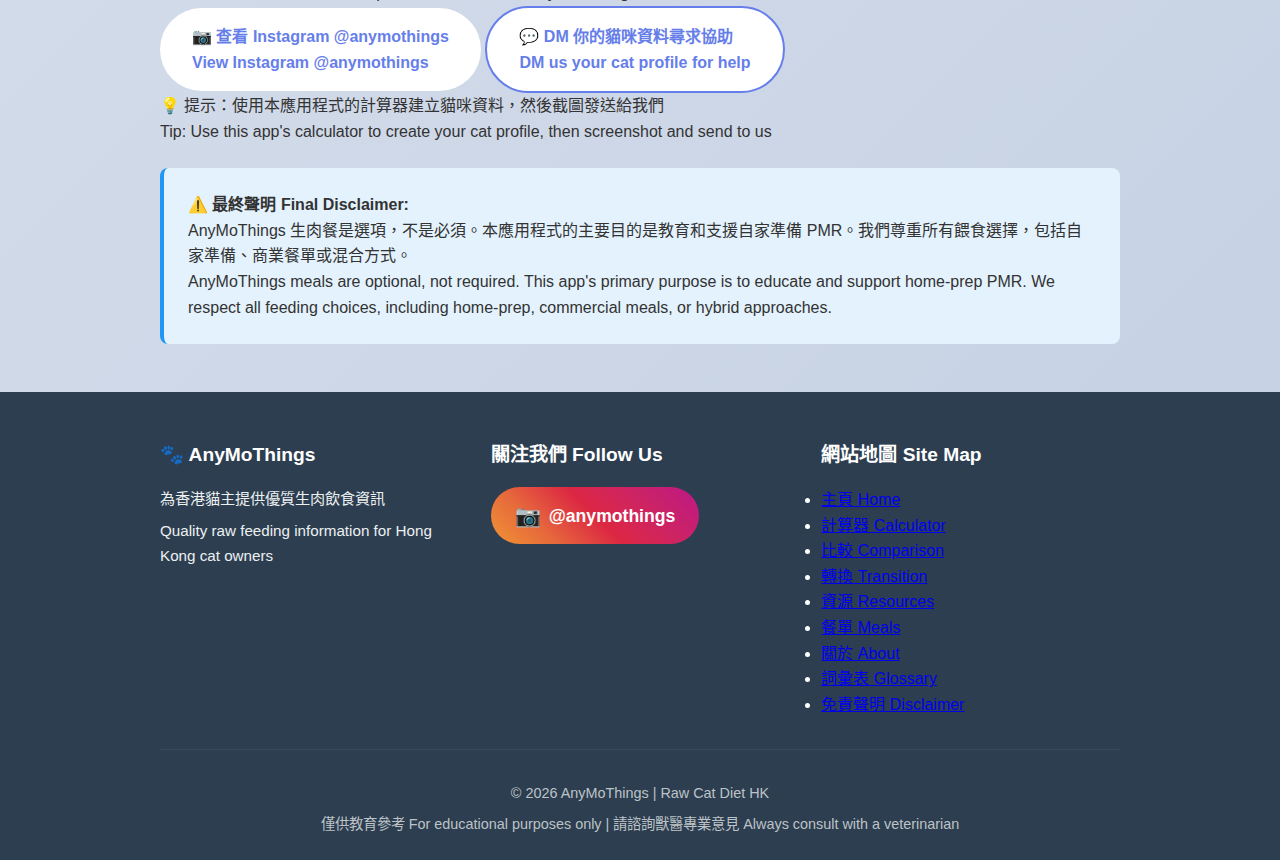
<file: meals.html>
<!DOCTYPE html>
<html lang="zh-HK">
<head>
    <meta charset="UTF-8">
    <meta name="viewport" content="width=device-width, initial-scale=1.0">
    <title>AnyMoThings 生肉餐 | PMR Meals</title>
    <meta name="description" content="AnyMoThings ready-made PMR meals for Hong Kong cats - optional convenience for home-prep feeders">
    <link rel="stylesheet" href="styles.css">
    
    <!-- Schema.org structured data -->
    <script type="application/ld+json">
    {
      "@context": "https://schema.org",
      "@type": "Product",
      "name": "AnyMoThings PMR Cat Meals",
      "description": "Ready-made Prey Model Raw meals for cats in Hong Kong, following 80/10/10 ratios",
      "brand": {
        "@type": "Brand",
        "name": "AnyMoThings"
      },
      "offers": {
        "@type": "AggregateOffer",
        "priceCurrency": "HKD",
        "availability": "https://schema.org/InStock"
      }
    }
    </script>
</head>
<body>
    <nav>
        <div class="container">
            <div class="nav-brand">
                <h1>🐾 AnyMoThings</h1>
                <p class="nav-subtitle">貓生肉飲食指南 Raw Cat Diet Guide</p>
            </div>
            <ul>
                <li><a href="index.html">主頁 Home</a></li>
                <li><a href="comparison.html">飲食比較 Comparison</a></li>
                <li><a href="calculator.html">飲食計算器 Calculator</a></li>
                <li><a href="transition.html">轉換計劃 Transition</a></li>
                <li><a href="resources.html">實用資源 Resources</a></li>
                <li><a href="meals.html">餐單 Meals</a></li>
                <li><a href="about.html">關於 About</a></li>
            </ul>
        </div>
    </nav>

    <main class="container">
        <section class="hero">
            <h1>AnyMoThings 生肉餐（非必須）</h1>
            <h2 class="subtitle">AnyMoThings Meals (Optional)</h2>
            <p class="hero-description">本應用程式適用於自家準備 PMR 和商業 PMR 餐單</p>
            <p class="hero-description-en">This app works for both home-prep PMR and commercial PMR meals</p>
        </section>

        <div class="disclaimer-box">
            <p><strong>⚠️ 重要聲明 Important Disclaimer:</strong></p>
            <p>此頁面僅供教育參考，並非醫療建議。如有健康問題，請諮詢獸醫。</p>
            <p>Educational only, not medical advice. Consult a veterinarian for health conditions.</p>
        </div>

        <section class="content-section">
            <h2>為什麼選擇即食餐？ Why Choose Ready-Made Meals?</h2>
            
            <div class="bilingual-section">
                <div class="chinese-block">
                    <h3>中文說明</h3>
                    <p>如果你偏好方便，AnyMoThings 生肉餐可以配合你的 PMR 計劃。我們的餐單使用優質認證來源，適合：</p>
                    <ul>
                        <li>忙碌的貓主，沒有時間每週備餐</li>
                        <li>雪櫃空間有限的家庭</li>
                        <li>不想處理內臟或骨頭的貓主</li>
                        <li>想確保營養比例正確的新手</li>
                        <li>需要輪換蛋白質但採購困難的貓主</li>
                        <li>重視食材來源可追溯性的貓主</li>
                    </ul>
                    <p><strong>品質保證：</strong>我們只使用 Royal Farm、Midfield 等認證供應商，以及法國進口兔肉、泰國無激素鴨肉等優質來源。每一盒都是人手製作。</p>
                    <p><strong>重要：</strong>即食餐是選項，不是必須。自家準備 PMR 同樣優秀，本應用程式支援兩種方式。</p>
                </div>
                
                <div class="english-block">
                    <h3>English Explanation</h3>
                    <p>If you prefer convenience, AnyMoThings meals can match your PMR plan. Our meals use quality certified sources, suitable for:</p>
                    <ul>
                        <li>Busy cat owners without time for weekly prep</li>
                        <li>Households with limited freezer space</li>
                        <li>Owners who prefer not to handle organs or bones</li>
                        <li>Beginners wanting to ensure correct ratios</li>
                        <li>Owners needing protein rotation but facing sourcing challenges</li>
                        <li>Owners who value traceable ingredient sources</li>
                    </ul>
                    <p><strong>Quality Assurance:</strong> We only use certified suppliers like Royal Farm, Midfield, French imported rabbit, Thai hormone-free duck, and other quality sources. Each box is handmade.</p>
                    <p><strong>Important:</strong> Ready-made meals are optional, not required. Home-prep PMR is equally excellent, and this app supports both approaches.</p>
                </div>
            </div>
        </section>

        <section class="content-section">
            <h2>餐單選擇 Meal Options</h2>
            <p class="section-intro">AnyMoThings 實際配方 | AnyMoThings Actual Formulas</p>
            
            <div class="meals-grid">
                <!-- Meal Plan 1: Chicken & Beef Mix -->
                <div class="meal-card">
                    <div class="meal-header">
                        <h3>🐔 雞心5% + 牛肉</h3>
                        <h4 class="meal-subtitle">Chicken Heart 5% + Beef</h4>
                        <span class="meal-price">查詢價格 Inquire</span>
                    </div>
                    <div class="meal-description">
                        <p>貓奴配方系列 - 配置2種或以上的肉類</p>
                        <p class="meal-description-en">Cat Slave Formula - 2+ meat types for diverse nutrition</p>
                    </div>
                    <div class="meal-tags">
                        <span class="tag tag-bone">含骨 Contains bone</span>
                        <span class="tag tag-organ">含內臟 Organ included</span>
                        <span class="tag tag-variety">多種蛋白 Multiple proteins</span>
                    </div>
                    <div class="meal-components">
                        <p><strong>成分 Components:</strong></p>
                        <ul>
                            <li>5% HF 雞心 Chicken Heart</li>
                            <li>10% Midfield 牛肝 Beef Liver</li>
                            <li>20% Midfield 牛筋柳 Beef Tendon</li>
                            <li>30% Royal Farm 全雞連骨 Whole Chicken with Bone</li>
                            <li>35% Royal Farm 雞胸 Chicken Breast</li>
                        </ul>
                    </div>
                </div>

                <!-- Meal Plan 2: Duck & Quail Mix -->
                <div class="meal-card">
                    <div class="meal-header">
                        <h3>🦆 鴨心5% + 鵪鶉</h3>
                        <h4 class="meal-subtitle">Duck Heart 5% + Quail</h4>
                        <span class="meal-price">查詢價格 Inquire</span>
                    </div>
                    <div class="meal-description">
                        <p>貓奴配方系列 - 高蛋白，豐富鐵質</p>
                        <p class="meal-description-en">Cat Slave Formula - High protein, rich in iron</p>
                    </div>
                    <div class="meal-tags">
                        <span class="tag tag-bone">含骨 Contains bone</span>
                        <span class="tag tag-organ">含內臟 Organ included</span>
                        <span class="tag tag-variety">多種蛋白 Multiple proteins</span>
                    </div>
                    <div class="meal-components">
                        <p><strong>成分 Components:</strong></p>
                        <ul>
                            <li>5% 鴨心 Duck Heart</li>
                            <li>10% 鴨肝 Duck Liver</li>
                            <li>45% 去皮鴨胸 Skinless Duck Breast</li>
                            <li>15% 泰國無激素鴨連骨 Thai Hormone-Free Duck with Bone</li>
                            <li>25% 原隻法國鵪鶉連骨 Whole French Quail with Bone</li>
                        </ul>
                    </div>
                </div>

                <!-- Meal Plan 3: 100% Duck -->
                <div class="meal-card">
                    <div class="meal-header">
                        <h3>🦆 100% 鴨肉餐</h3>
                        <h4 class="meal-subtitle">100% Duck</h4>
                        <span class="meal-price">查詢價格 Inquire</span>
                    </div>
                    <div class="meal-description">
                        <p>第一防敏系列 - 每盒100%單一肉類</p>
                        <p class="meal-description-en">First Anti-Allergy Series - 100% single meat</p>
                    </div>
                    <div class="meal-tags">
                        <span class="tag tag-bone">含骨 Contains bone</span>
                        <span class="tag tag-organ">含內臟 Organ included</span>
                        <span class="tag tag-single">單一蛋白 Single protein</span>
                    </div>
                    <div class="meal-components">
                        <p><strong>成分 Components:</strong></p>
                        <ul>
                            <li>5% 鴨心 Duck Heart</li>
                            <li>10% 鴨肝 Duck Liver</li>
                            <li>60% 去皮鴨胸 Skinless Duck Breast</li>
                            <li>25% 泰國無激素鴨連骨 Thai Hormone-Free Duck with Bone</li>
                        </ul>
                        <p class="meal-note">💡 適合有食物敏感及初試生肉的主子</p>
                        <p class="meal-note-en">Suitable for cats with food sensitivities and first-time raw feeders</p>
                    </div>
                </div>

                <!-- Meal Plan 4: 100% Rabbit -->
                <div class="meal-card">
                    <div class="meal-header">
                        <h3>🐰 100% 兔肉餐</h3>
                        <h4 class="meal-subtitle">100% Rabbit</h4>
                        <span class="meal-price">查詢價格 Inquire</span>
                    </div>
                    <div class="meal-description">
                        <p>第一防敏系列 - 低脂，易消化</p>
                        <p class="meal-description-en">First Anti-Allergy Series - Low-fat, easily digestible</p>
                    </div>
                    <div class="meal-tags">
                        <span class="tag tag-bone">含骨 Contains bone</span>
                        <span class="tag tag-organ">含內臟 Organ included</span>
                        <span class="tag tag-single">單一蛋白 Single protein</span>
                    </div>
                    <div class="meal-components">
                        <p><strong>成分 Components:</strong></p>
                        <ul>
                            <li>20% 兔腩 Rabbit Belly</li>
                            <li>35% 法國全兔連骨 French Whole Rabbit with Bone</li>
                            <li>30% 兔柳 Rabbit Loin</li>
                            <li>10% 兔肝 Rabbit Liver</li>
                            <li>5% 兔心 Rabbit Heart</li>
                        </ul>
                        <p class="meal-note">💡 適合有食物敏感及初試生肉的主子</p>
                        <p class="meal-note-en">Suitable for cats with food sensitivities and first-time raw feeders</p>
                    </div>
                </div>

                <!-- Meal Plan 5: 100% Chicken - Royal Farm -->
                <div class="meal-card meal-card-special">
                    <div class="meal-header">
                        <h3>🐔 100% 雞肉餐 - Royal Farm</h3>
                        <h4 class="meal-subtitle">100% Chicken - Royal Farm</h4>
                        <span class="meal-price">查詢價格 Inquire</span>
                    </div>
                    <div class="meal-description">
                        <p>第一防敏系列 - 無激素雞肉</p>
                        <p class="meal-description-en">First Anti-Allergy Series - Hormone-free chicken</p>
                    </div>
                    <div class="meal-tags">
                        <span class="tag tag-bone">含骨 Contains bone</span>
                        <span class="tag tag-organ">含內臟 Organ included</span>
                        <span class="tag tag-single">單一蛋白 Single protein</span>
                        <span class="tag tag-kitten">幼貓可用 Suitable for kittens</span>
                    </div>
                    <div class="meal-components">
                        <p><strong>成分 Components:</strong></p>
                        <ul>
                            <li>55% Royal Farm 無激素雞胸 Hormone-Free Chicken Breast</li>
                            <li>5% Royal Farm 無激素雞心 Hormone-Free Chicken Heart</li>
                            <li>10% Royal Farm 無激素雞肝 Hormone-Free Chicken Liver</li>
                            <li>30% Royal Farm 全雞連骨 Whole Chicken with Bone</li>
                        </ul>
                        <p class="meal-note">💡 適合有食物敏感及初試生肉的主子</p>
                        <p class="meal-note-en">Suitable for cats with food sensitivities and first-time raw feeders</p>
                    </div>
                </div>
            </div>
        </section>

        <section class="content-section">
            <h2>重要提醒 Important Reminders</h2>
            
            <div class="reminder-grid">
                <div class="reminder-card">
                    <h3>🔄 輪換蛋白質</h3>
                    <p>即使使用即食餐，仍需輪換不同蛋白質來源，避免長期單一飲食。</p>
                    <p class="reminder-en">Even with ready-made meals, rotate protein sources to avoid long-term single-diet issues.</p>
                </div>
                
                <div class="reminder-card">
                    <h3>📊 配方系列</h3>
                    <p>第一防敏系列：100%單一肉類，適合敏感貓咪。貓奴配方系列：2種或以上肉類，提供更豐富營養。</p>
                    <p class="reminder-en">Anti-Allergy Series: 100% single meat for sensitive cats. Cat Slave Formula: 2+ meats for diverse nutrition.</p>
                </div>
                
                <div class="reminder-card">
                    <h3>🩺 諮詢獸醫</h3>
                    <p>轉換飲食前，特別是有健康問題的貓咪，請先諮詢獸醫。</p>
                    <p class="reminder-en">Before diet changes, especially for cats with health issues, consult your veterinarian.</p>
                </div>
                
                <div class="reminder-card">
                    <h3>❄️ 正確儲存</h3>
                    <p>收到餐單後立即冷凍，解凍後24小時內餵食。</p>
                    <p class="reminder-en">Freeze meals immediately upon receipt, feed within 24 hours after thawing.</p>
                </div>
                
                <div class="reminder-card">
                    <h3>✅ 優質來源</h3>
                    <p>我們只使用認證供應商：Royal Farm（無激素）、Midfield、法國進口、泰國無激素等。</p>
                    <p class="reminder-en">We only use certified suppliers: Royal Farm (hormone-free), Midfield, French imports, Thai hormone-free, etc.</p>
                </div>
                
                <div class="reminder-card">
                    <h3>🏠 人手製作</h3>
                    <p>每一盒都是人手製作，確保品質和比例準確。</p>
                    <p class="reminder-en">Each box is handmade to ensure quality and accurate proportions.</p>
                </div>
            </div>
        </section>

        <section class="cta-section">
            <h2>如何訂購 How to Order</h2>
            <p>我們不提供網上購物車，請透過 Instagram 直接聯絡我們</p>
            <p class="cta-subtitle">We don't have an online cart - please contact us directly via Instagram</p>
            
            <div class="cta-buttons">
                <a href="https://www.instagram.com/anymothings/" target="_blank" rel="noopener noreferrer" class="btn btn-instagram">
                    📷 查看 Instagram @anymothings<br>
                    <span class="btn-subtitle">View Instagram @anymothings</span>
                </a>
                <a href="https://www.instagram.com/anymothings/" target="_blank" rel="noopener noreferrer" class="btn btn-secondary">
                    💬 DM 你的貓咪資料尋求協助<br>
                    <span class="btn-subtitle">DM us your cat profile for help</span>
                </a>
            </div>
            
            <p class="cta-note">💡 提示：使用本應用程式的計算器建立貓咪資料，然後截圖發送給我們</p>
            <p class="cta-note-en">Tip: Use this app's calculator to create your cat profile, then screenshot and send to us</p>
        </section>

        <div class="disclaimer-box">
            <p><strong>⚠️ 最終聲明 Final Disclaimer:</strong></p>
            <p>AnyMoThings 生肉餐是選項，不是必須。本應用程式的主要目的是教育和支援自家準備 PMR。我們尊重所有餵食選擇，包括自家準備、商業餐單或混合方式。</p>
            <p>AnyMoThings meals are optional, not required. This app's primary purpose is to educate and support home-prep PMR. We respect all feeding choices, including home-prep, commercial meals, or hybrid approaches.</p>
        </div>
    </main>

    <footer>
        <div class="container">
            <div class="footer-content">
                <div class="footer-section">
                    <h3>🐾 AnyMoThings</h3>
                    <p>為香港貓主提供優質生肉飲食資訊</p>
                    <p>Quality raw feeding information for Hong Kong cat owners</p>
                </div>
                
                <div class="footer-section">
                    <h3>關注我們 Follow Us</h3>
                    <div class="social-links">
                        <a href="https://www.instagram.com/anymothings/" target="_blank" rel="noopener noreferrer" class="instagram-link">
                            <span class="instagram-icon">📷</span>
                            <span>@anymothings</span>
                        </a>
                    </div>
                </div>
                
                <div class="footer-section">
                    <h3>網站地圖 Site Map</h3>
                    <ul class="footer-links">
                        <li><a href="index.html">主頁 Home</a></li>
                        <li><a href="calculator.html">計算器 Calculator</a></li>
                        <li><a href="comparison.html">比較 Comparison</a></li>
                        <li><a href="transition.html">轉換 Transition</a></li>
                        <li><a href="resources.html">資源 Resources</a></li>
                        <li><a href="meals.html">餐單 Meals</a></li>
                        <li><a href="about.html">關於 About</a></li>
                        <li><a href="glossary.html">詞彙表 Glossary</a></li>
                        <li><a href="disclaimer.html">免責聲明 Disclaimer</a></li>
                    </ul>
                </div>
            </div>
            
            <div class="footer-bottom">
                <p>© 2026 AnyMoThings | Raw Cat Diet HK</p>
                <p>僅供教育參考 For educational purposes only | 請諮詢獸醫專業意見 Always consult with a veterinarian</p>
            </div>
        </div>
    </footer>

    <script src="script.js"></script>
</body>
</html>
</file>
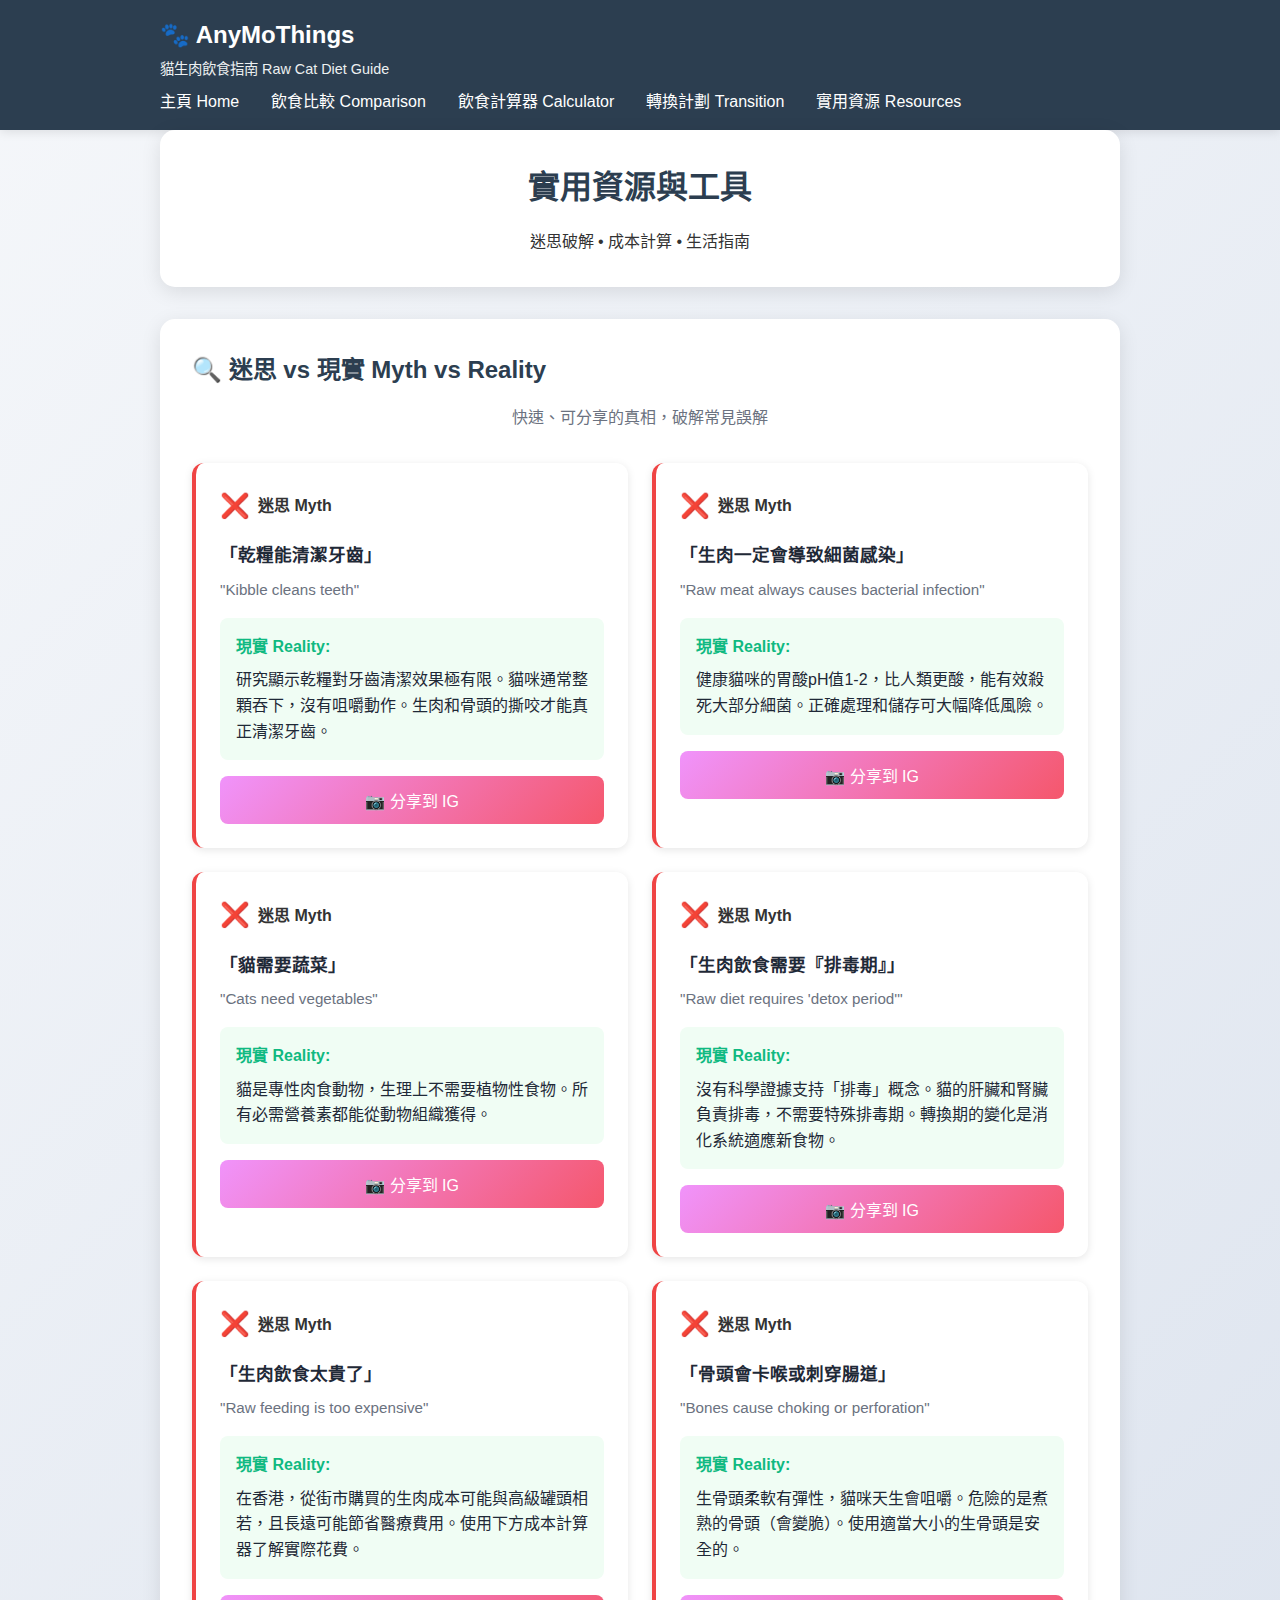
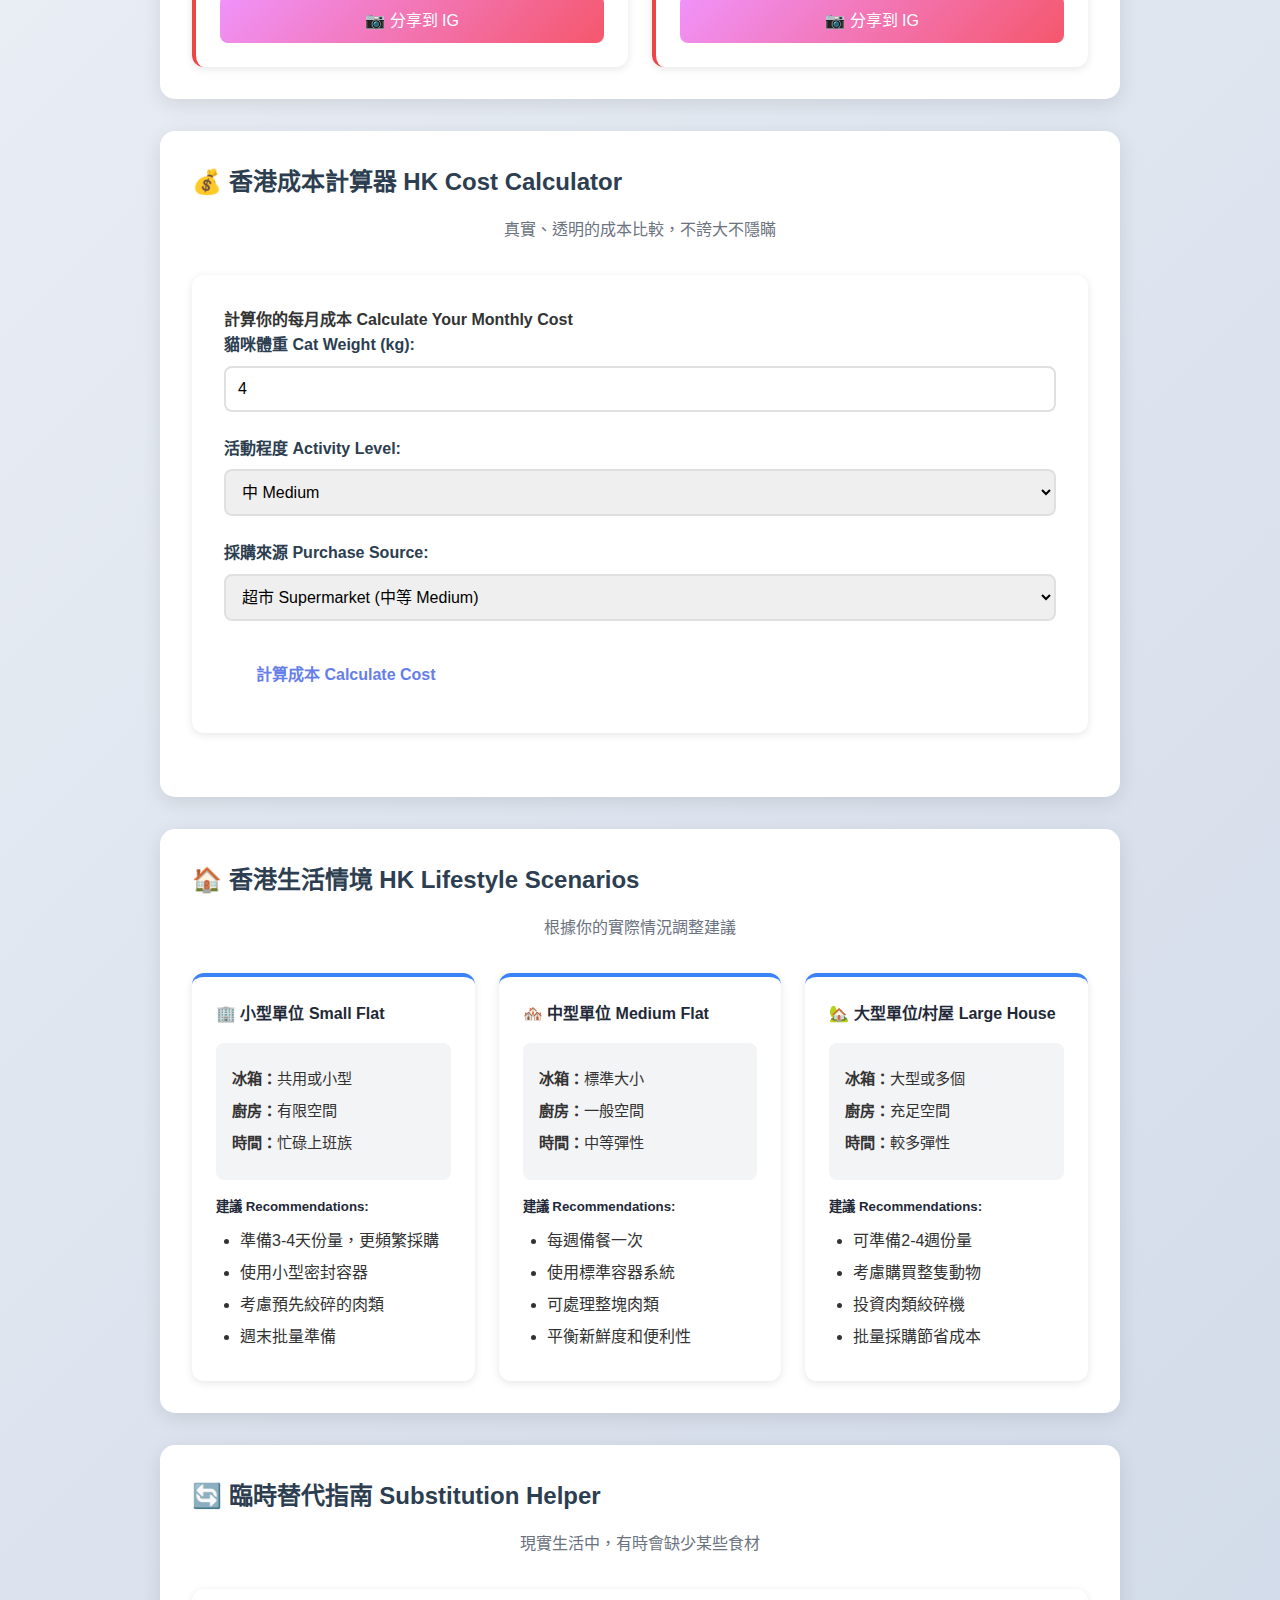
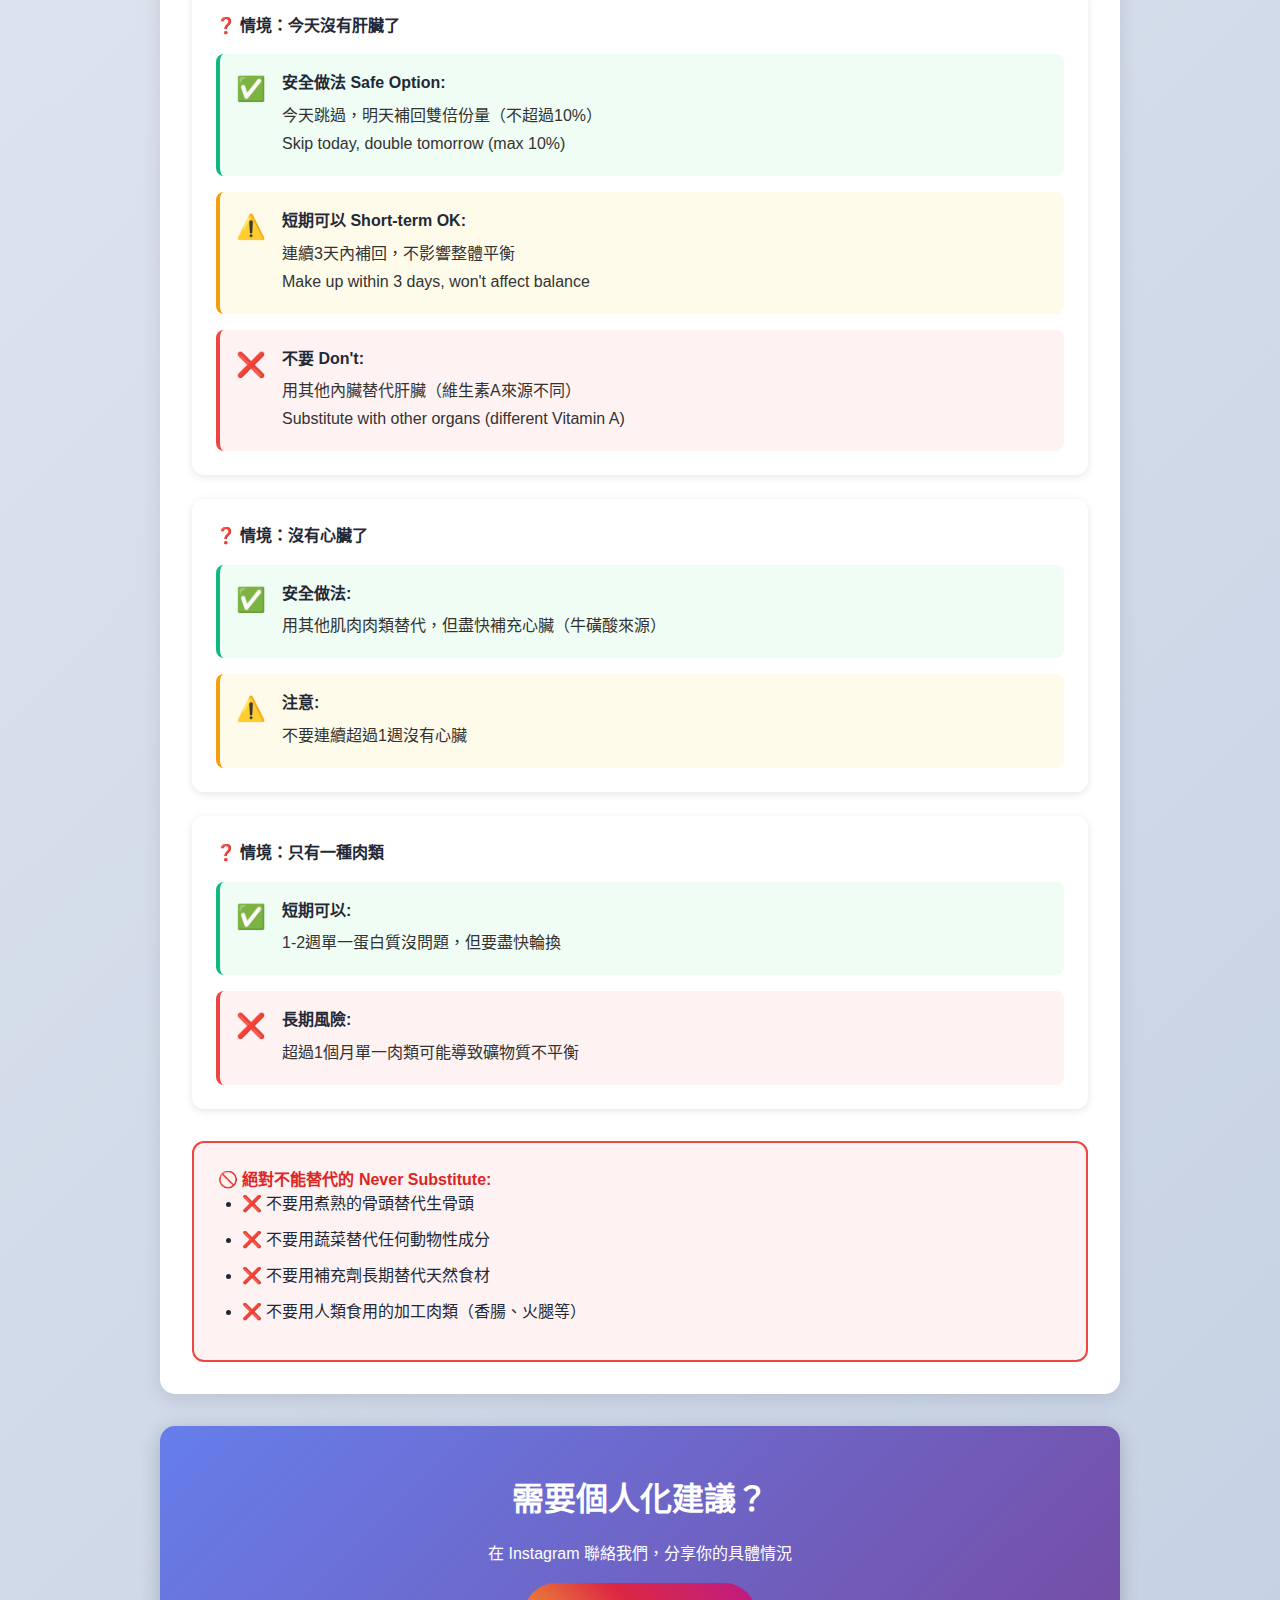
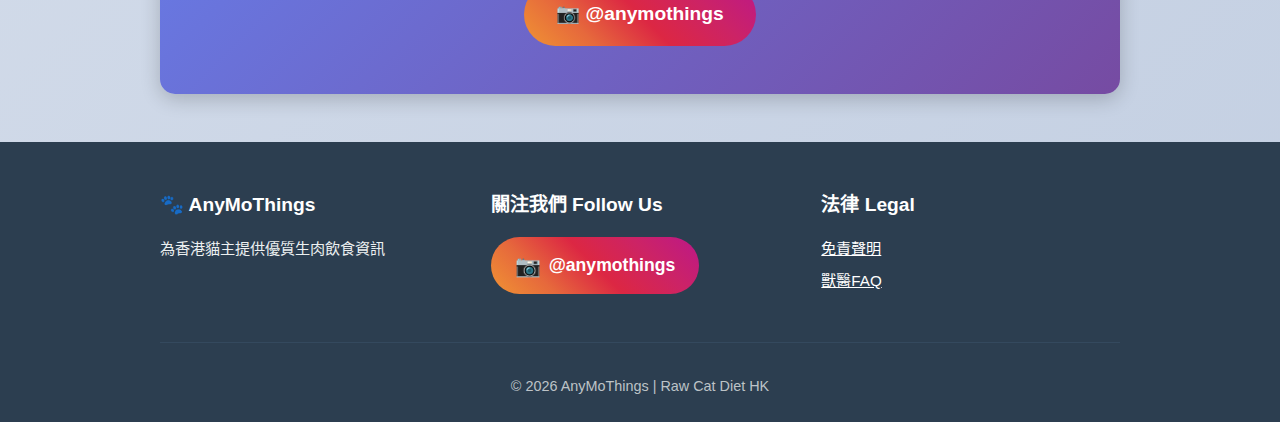
<file: resources.html>
<!DOCTYPE html>
<html lang="zh-HK">
<head>
    <meta charset="UTF-8">
    <meta name="viewport" content="width=device-width, initial-scale=1.0">
    <title>實用資源 | Resources</title>
    <meta name="description" content="PMR迷思破解、香港成本計算器、生活實用工具">
    <link rel="stylesheet" href="styles.css">
</head>
<body>
    <nav>
        <div class="container">
            <div class="nav-brand">
                <h1>🐾 AnyMoThings</h1>
                <p class="nav-subtitle">貓生肉飲食指南 Raw Cat Diet Guide</p>
            </div>
            <ul>
                <li><a href="index.html">主頁 Home</a></li>
                <li><a href="comparison.html">飲食比較 Comparison</a></li>
                <li><a href="calculator.html">飲食計算器 Calculator</a></li>
                <li><a href="transition.html">轉換計劃 Transition</a></li>
                <li><a href="resources.html">實用資源 Resources</a></li>
            </ul>
        </div>
    </nav>

    <main class="container">
        <section class="hero">
            <h2>實用資源與工具</h2>
            <p>迷思破解 • 成本計算 • 生活指南</p>
        </section>

        <!-- Myth vs Reality Section -->
        <section class="content-section">
            <h3>🔍 迷思 vs 現實 Myth vs Reality</h3>
            <p class="section-intro">快速、可分享的真相，破解常見誤解</p>
            
            <div class="myth-grid">
                <div class="myth-card myth-false">
                    <div class="myth-header">
                        <span class="myth-icon">❌</span>
                        <strong>迷思 Myth</strong>
                    </div>
                    <p class="myth-statement">「乾糧能清潔牙齒」</p>
                    <p class="myth-statement-en">"Kibble cleans teeth"</p>
                    <div class="myth-reality">
                        <strong>現實 Reality:</strong>
                        <p>研究顯示乾糧對牙齒清潔效果極有限。貓咪通常整顆吞下，沒有咀嚼動作。生肉和骨頭的撕咬才能真正清潔牙齒。</p>
                    </div>
                    <button class="share-myth-btn" onclick="shareMythToIG('kibble-teeth')">📷 分享到 IG</button>
                </div>

                <div class="myth-card myth-false">
                    <div class="myth-header">
                        <span class="myth-icon">❌</span>
                        <strong>迷思 Myth</strong>
                    </div>
                    <p class="myth-statement">「生肉一定會導致細菌感染」</p>
                    <p class="myth-statement-en">"Raw meat always causes bacterial infection"</p>
                    <div class="myth-reality">
                        <strong>現實 Reality:</strong>
                        <p>健康貓咪的胃酸pH值1-2，比人類更酸，能有效殺死大部分細菌。正確處理和儲存可大幅降低風險。</p>
                    </div>
                    <button class="share-myth-btn" onclick="shareMythToIG('bacteria-risk')">📷 分享到 IG</button>
                </div>

                <div class="myth-card myth-false">
                    <div class="myth-header">
                        <span class="myth-icon">❌</span>
                        <strong>迷思 Myth</strong>
                    </div>
                    <p class="myth-statement">「貓需要蔬菜」</p>
                    <p class="myth-statement-en">"Cats need vegetables"</p>
                    <div class="myth-reality">
                        <strong>現實 Reality:</strong>
                        <p>貓是專性肉食動物，生理上不需要植物性食物。所有必需營養素都能從動物組織獲得。</p>
                    </div>
                    <button class="share-myth-btn" onclick="shareMythToIG('vegetables')">📷 分享到 IG</button>
                </div>

                <div class="myth-card myth-false">
                    <div class="myth-header">
                        <span class="myth-icon">❌</span>
                        <strong>迷思 Myth</strong>
                    </div>
                    <p class="myth-statement">「生肉飲食需要『排毒期』」</p>
                    <p class="myth-statement-en">"Raw diet requires 'detox period'"</p>
                    <div class="myth-reality">
                        <strong>現實 Reality:</strong>
                        <p>沒有科學證據支持「排毒」概念。貓的肝臟和腎臟負責排毒，不需要特殊排毒期。轉換期的變化是消化系統適應新食物。</p>
                    </div>
                    <button class="share-myth-btn" onclick="shareMythToIG('detox')">📷 分享到 IG</button>
                </div>

                <div class="myth-card myth-false">
                    <div class="myth-header">
                        <span class="myth-icon">❌</span>
                        <strong>迷思 Myth</strong>
                    </div>
                    <p class="myth-statement">「生肉飲食太貴了」</p>
                    <p class="myth-statement-en">"Raw feeding is too expensive"</p>
                    <div class="myth-reality">
                        <strong>現實 Reality:</strong>
                        <p>在香港，從街市購買的生肉成本可能與高級罐頭相若，且長遠可能節省醫療費用。使用下方成本計算器了解實際花費。</p>
                    </div>
                    <button class="share-myth-btn" onclick="shareMythToIG('cost')">📷 分享到 IG</button>
                </div>

                <div class="myth-card myth-false">
                    <div class="myth-header">
                        <span class="myth-icon">❌</span>
                        <strong>迷思 Myth</strong>
                    </div>
                    <p class="myth-statement">「骨頭會卡喉或刺穿腸道」</p>
                    <p class="myth-statement-en">"Bones cause choking or perforation"</p>
                    <div class="myth-reality">
                        <strong>現實 Reality:</strong>
                        <p>生骨頭柔軟有彈性，貓咪天生會咀嚼。危險的是煮熟的骨頭（會變脆）。使用適當大小的生骨頭是安全的。</p>
                    </div>
                    <button class="share-myth-btn" onclick="shareMythToIG('bones')">📷 分享到 IG</button>
                </div>
            </div>
        </section>

        <!-- HK Cost Calculator -->
        <section class="content-section">
            <h3>💰 香港成本計算器 HK Cost Calculator</h3>
            <p class="section-intro">真實、透明的成本比較，不誇大不隱瞞</p>
            
            <div class="cost-calculator-card">
                <h4>計算你的每月成本 Calculate Your Monthly Cost</h4>
                
                <div class="form-group">
                    <label for="costCatWeight">貓咪體重 Cat Weight (kg):</label>
                    <input type="number" id="costCatWeight" min="2" max="10" step="0.1" value="4" />
                </div>

                <div class="form-group">
                    <label for="costActivityLevel">活動程度 Activity Level:</label>
                    <select id="costActivityLevel">
                        <option value="2">低 Low</option>
                        <option value="3" selected>中 Medium</option>
                        <option value="4">高 High</option>
                    </select>
                </div>

                <div class="form-group">
                    <label for="costSource">採購來源 Purchase Source:</label>
                    <select id="costSource">
                        <option value="wetmarket">街市 Wet Market (最便宜 Cheapest)</option>
                        <option value="supermarket" selected>超市 Supermarket (中等 Medium)</option>
                        <option value="petstore">寵物店 Pet Store (較貴 Expensive)</option>
                    </select>
                </div>

                <button onclick="calculateHKCost()" class="btn">計算成本 Calculate Cost</button>

                <div id="costResults" class="cost-results" style="display: none;">
                    <!-- Results will be displayed here -->
                </div>
            </div>
        </section>

        <!-- Apartment & Lifestyle Profiles -->
        <section class="content-section">
            <h3>🏠 香港生活情境 HK Lifestyle Scenarios</h3>
            <p class="section-intro">根據你的實際情況調整建議</p>
            
            <div class="lifestyle-grid">
                <div class="lifestyle-card">
                    <h4>🏢 小型單位 Small Flat</h4>
                    <div class="lifestyle-specs">
                        <p><strong>冰箱：</strong>共用或小型</p>
                        <p><strong>廚房：</strong>有限空間</p>
                        <p><strong>時間：</strong>忙碌上班族</p>
                    </div>
                    <div class="lifestyle-tips">
                        <h5>建議 Recommendations:</h5>
                        <ul>
                            <li>準備3-4天份量，更頻繁採購</li>
                            <li>使用小型密封容器</li>
                            <li>考慮預先絞碎的肉類</li>
                            <li>週末批量準備</li>
                        </ul>
                    </div>
                </div>

                <div class="lifestyle-card">
                    <h4>🏘️ 中型單位 Medium Flat</h4>
                    <div class="lifestyle-specs">
                        <p><strong>冰箱：</strong>標準大小</p>
                        <p><strong>廚房：</strong>一般空間</p>
                        <p><strong>時間：</strong>中等彈性</p>
                    </div>
                    <div class="lifestyle-tips">
                        <h5>建議 Recommendations:</h5>
                        <ul>
                            <li>每週備餐一次</li>
                            <li>使用標準容器系統</li>
                            <li>可處理整塊肉類</li>
                            <li>平衡新鮮度和便利性</li>
                        </ul>
                    </div>
                </div>

                <div class="lifestyle-card">
                    <h4>🏡 大型單位/村屋 Large House</h4>
                    <div class="lifestyle-specs">
                        <p><strong>冰箱：</strong>大型或多個</p>
                        <p><strong>廚房：</strong>充足空間</p>
                        <p><strong>時間：</strong>較多彈性</p>
                    </div>
                    <div class="lifestyle-tips">
                        <h5>建議 Recommendations:</h5>
                        <ul>
                            <li>可準備2-4週份量</li>
                            <li>考慮購買整隻動物</li>
                            <li>投資肉類絞碎機</li>
                            <li>批量採購節省成本</li>
                        </ul>
                    </div>
                </div>
            </div>
        </section>

        <!-- Substitution Helper -->
        <section class="content-section">
            <h3>🔄 臨時替代指南 Substitution Helper</h3>
            <p class="section-intro">現實生活中，有時會缺少某些食材</p>
            
            <div class="substitution-guide">
                <div class="sub-scenario">
                    <h4>❓ 情境：今天沒有肝臟了</h4>
                    <div class="sub-options">
                        <div class="sub-option safe">
                            <span class="sub-icon">✅</span>
                            <div class="sub-content">
                                <strong>安全做法 Safe Option:</strong>
                                <p>今天跳過，明天補回雙倍份量（不超過10%）</p>
                                <p>Skip today, double tomorrow (max 10%)</p>
                            </div>
                        </div>
                        <div class="sub-option caution">
                            <span class="sub-icon">⚠️</span>
                            <div class="sub-content">
                                <strong>短期可以 Short-term OK:</strong>
                                <p>連續3天內補回，不影響整體平衡</p>
                                <p>Make up within 3 days, won't affect balance</p>
                            </div>
                        </div>
                        <div class="sub-option danger">
                            <span class="sub-icon">❌</span>
                            <div class="sub-content">
                                <strong>不要 Don't:</strong>
                                <p>用其他內臟替代肝臟（維生素A來源不同）</p>
                                <p>Substitute with other organs (different Vitamin A)</p>
                            </div>
                        </div>
                    </div>
                </div>

                <div class="sub-scenario">
                    <h4>❓ 情境：沒有心臟了</h4>
                    <div class="sub-options">
                        <div class="sub-option safe">
                            <span class="sub-icon">✅</span>
                            <div class="sub-content">
                                <strong>安全做法:</strong>
                                <p>用其他肌肉肉類替代，但盡快補充心臟（牛磺酸來源）</p>
                            </div>
                        </div>
                        <div class="sub-option caution">
                            <span class="sub-icon">⚠️</span>
                            <div class="sub-content">
                                <strong>注意:</strong>
                                <p>不要連續超過1週沒有心臟</p>
                            </div>
                        </div>
                    </div>
                </div>

                <div class="sub-scenario">
                    <h4>❓ 情境：只有一種肉類</h4>
                    <div class="sub-options">
                        <div class="sub-option safe">
                            <span class="sub-icon">✅</span>
                            <div class="sub-content">
                                <strong>短期可以:</strong>
                                <p>1-2週單一蛋白質沒問題，但要盡快輪換</p>
                            </div>
                        </div>
                        <div class="sub-option danger">
                            <span class="sub-icon">❌</span>
                            <div class="sub-content">
                                <strong>長期風險:</strong>
                                <p>超過1個月單一肉類可能導致礦物質不平衡</p>
                            </div>
                        </div>
                    </div>
                </div>

                <div class="red-lines">
                    <h4>🚫 絕對不能替代的 Never Substitute:</h4>
                    <ul>
                        <li>❌ 不要用煮熟的骨頭替代生骨頭</li>
                        <li>❌ 不要用蔬菜替代任何動物性成分</li>
                        <li>❌ 不要用補充劑長期替代天然食材</li>
                        <li>❌ 不要用人類食用的加工肉類（香腸、火腿等）</li>
                    </ul>
                </div>
            </div>
        </section>

        <section class="cta">
            <h3>需要個人化建議？</h3>
            <p>在 Instagram 聯絡我們，分享你的具體情況</p>
            <a href="https://www.instagram.com/anymothings/" target="_blank" rel="noopener noreferrer" class="instagram-cta">
                📷 @anymothings
            </a>
        </section>
    </main>

    <footer>
        <div class="container">
            <div class="footer-content">
                <div class="footer-section">
                    <h3>🐾 AnyMoThings</h3>
                    <p>為香港貓主提供優質生肉飲食資訊</p>
                </div>
                
                <div class="footer-section">
                    <h3>關注我們 Follow Us</h3>
                    <div class="social-links">
                        <a href="https://www.instagram.com/anymothings/" target="_blank" rel="noopener noreferrer" class="instagram-link">
                            <span class="instagram-icon">📷</span>
                            <span>@anymothings</span>
                        </a>
                    </div>
                </div>
                
                <div class="footer-section">
                    <h3>法律 Legal</h3>
                    <p><a href="disclaimer.html" style="color: white;">免責聲明</a></p>
                    <p><a href="vet-faq.html" style="color: white;">獸醫FAQ</a></p>
                </div>
            </div>
            
            <div class="footer-bottom">
                <p>© 2026 AnyMoThings | Raw Cat Diet HK</p>
            </div>
        </div>
    </footer>

    <script src="resources.js"></script>
</body>
</html>
</file>
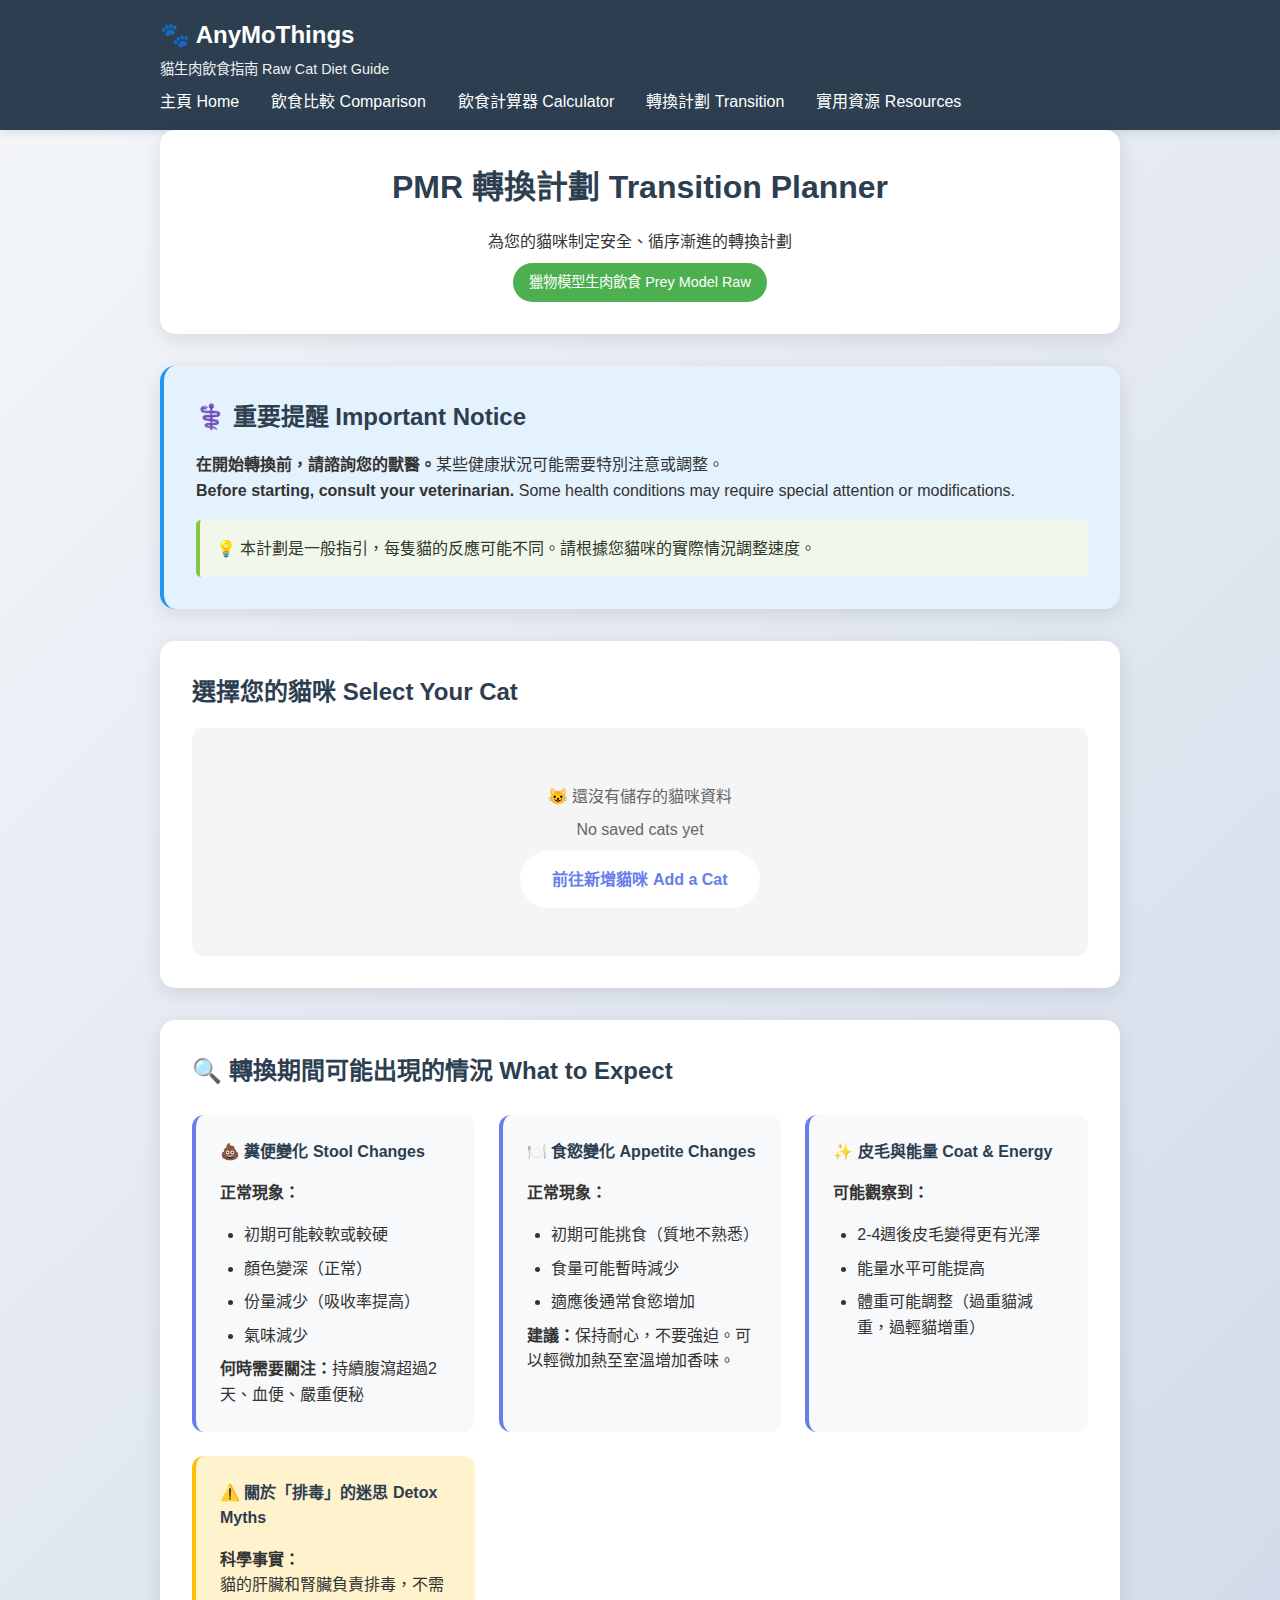
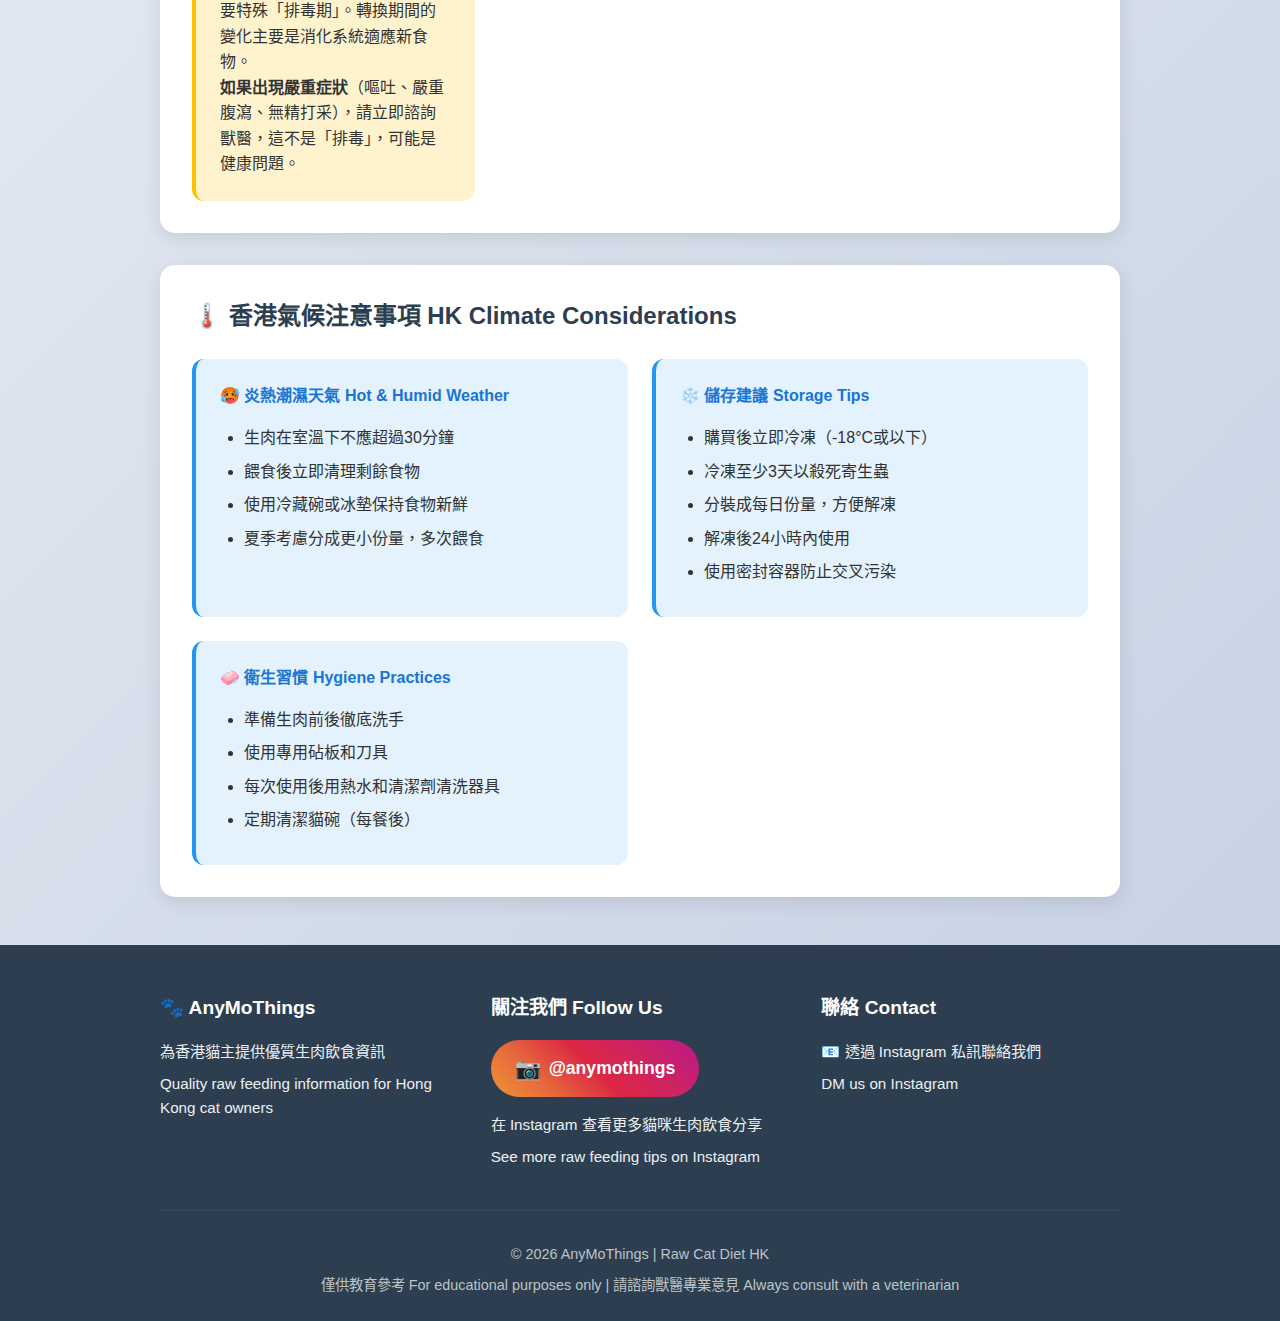
<file: transition.html>
<!DOCTYPE html>
<html lang="zh-HK">
<head>
    <meta charset="UTF-8">
    <meta name="viewport" content="width=device-width, initial-scale=1.0">
    <title>轉換計劃 | Transition Planner</title>
    <link rel="stylesheet" href="styles.css">
</head>
<body>
    <nav>
        <div class="container">
            <div class="nav-brand">
                <h1>🐾 AnyMoThings</h1>
                <p class="nav-subtitle">貓生肉飲食指南 Raw Cat Diet Guide</p>
            </div>
            <ul>
                <li><a href="index.html">主頁 Home</a></li>
                <li><a href="comparison.html">飲食比較 Comparison</a></li>
                <li><a href="calculator.html">飲食計算器 Calculator</a></li>
                <li><a href="transition.html">轉換計劃 Transition</a></li>
                <li><a href="resources.html">實用資源 Resources</a></li>
            </ul>
        </div>
    </nav>

    <main class="container">
        <section class="hero">
            <h2>PMR 轉換計劃 Transition Planner</h2>
            <p>為您的貓咪制定安全、循序漸進的轉換計劃</p>
            <div class="pmr-badge-small">獵物模型生肉飲食 Prey Model Raw</div>
        </section>

        <section class="info-card">
            <h3>⚕️ 重要提醒 Important Notice</h3>
            <p><strong>在開始轉換前，請諮詢您的獸醫。</strong>某些健康狀況可能需要特別注意或調整。</p>
            <p><strong>Before starting, consult your veterinarian.</strong> Some health conditions may require special attention or modifications.</p>
            <p class="tip">💡 本計劃是一般指引，每隻貓的反應可能不同。請根據您貓咪的實際情況調整速度。</p>
        </section>

        <section class="calculator-card">
            <h3>選擇您的貓咪 Select Your Cat</h3>
            
            <div id="catSelector" class="cat-selector">
                <!-- Cat selection will appear here -->
            </div>
        </section>

        <section class="calculator-card" id="transitionPlanSection" style="display: none;">
            <h3>為 <span id="selectedCatName"></span> 制定轉換計劃</h3>
            
            <div class="form-group">
                <label>目前飲食 Current Diet:</label>
                <select id="currentDiet">
                    <option value="dry">乾糧 Dry Food (Kibble)</option>
                    <option value="canned">罐頭 Canned Food</option>
                    <option value="mixed">混合餵食 Mixed Feeding</option>
                </select>
            </div>

            <div class="form-group">
                <label>轉換速度 Transition Speed:</label>
                <select id="transitionSpeed">
                    <option value="7">快速 Fast (7 天 days)</option>
                    <option value="14" selected>標準 Standard (14 天 days)</option>
                    <option value="30">緩慢 Slow (30 天 days)</option>
                </select>
            </div>

            <button onclick="generateTransitionPlan()" class="btn">生成計劃 Generate Plan</button>
        </section>

        <section class="transition-plan-display" id="planDisplay" style="display: none;">
            <!-- Plan will be displayed here -->
        </section>

        <section class="content-section">
            <h3>🔍 轉換期間可能出現的情況 What to Expect</h3>
            
            <div class="expectation-grid">
                <div class="expectation-card">
                    <h4>💩 糞便變化 Stool Changes</h4>
                    <p><strong>正常現象：</strong></p>
                    <ul>
                        <li>初期可能較軟或較硬</li>
                        <li>顏色變深（正常）</li>
                        <li>份量減少（吸收率提高）</li>
                        <li>氣味減少</li>
                    </ul>
                    <p><strong>何時需要關注：</strong>持續腹瀉超過2天、血便、嚴重便秘</p>
                </div>

                <div class="expectation-card">
                    <h4>🍽️ 食慾變化 Appetite Changes</h4>
                    <p><strong>正常現象：</strong></p>
                    <ul>
                        <li>初期可能挑食（質地不熟悉）</li>
                        <li>食量可能暫時減少</li>
                        <li>適應後通常食慾增加</li>
                    </ul>
                    <p><strong>建議：</strong>保持耐心，不要強迫。可以輕微加熱至室溫增加香味。</p>
                </div>

                <div class="expectation-card">
                    <h4>✨ 皮毛與能量 Coat & Energy</h4>
                    <p><strong>可能觀察到：</strong></p>
                    <ul>
                        <li>2-4週後皮毛變得更有光澤</li>
                        <li>能量水平可能提高</li>
                        <li>體重可能調整（過重貓減重，過輕貓增重）</li>
                    </ul>
                </div>

                <div class="expectation-card warning">
                    <h4>⚠️ 關於「排毒」的迷思 Detox Myths</h4>
                    <p><strong>科學事實：</strong></p>
                    <p>貓的肝臟和腎臟負責排毒，不需要特殊「排毒期」。轉換期間的變化主要是消化系統適應新食物。</p>
                    <p><strong>如果出現嚴重症狀</strong>（嘔吐、嚴重腹瀉、無精打采），請立即諮詢獸醫，這不是「排毒」，可能是健康問題。</p>
                </div>
            </div>
        </section>

        <section class="content-section">
            <h3>🌡️ 香港氣候注意事項 HK Climate Considerations</h3>
            <div class="hk-tips">
                <div class="tip-box">
                    <h4>🥵 炎熱潮濕天氣 Hot & Humid Weather</h4>
                    <ul>
                        <li>生肉在室溫下不應超過30分鐘</li>
                        <li>餵食後立即清理剩餘食物</li>
                        <li>使用冷藏碗或冰墊保持食物新鮮</li>
                        <li>夏季考慮分成更小份量，多次餵食</li>
                    </ul>
                </div>

                <div class="tip-box">
                    <h4>❄️ 儲存建議 Storage Tips</h4>
                    <ul>
                        <li>購買後立即冷凍（-18°C或以下）</li>
                        <li>冷凍至少3天以殺死寄生蟲</li>
                        <li>分裝成每日份量，方便解凍</li>
                        <li>解凍後24小時內使用</li>
                        <li>使用密封容器防止交叉污染</li>
                    </ul>
                </div>

                <div class="tip-box">
                    <h4>🧼 衛生習慣 Hygiene Practices</h4>
                    <ul>
                        <li>準備生肉前後徹底洗手</li>
                        <li>使用專用砧板和刀具</li>
                        <li>每次使用後用熱水和清潔劑清洗器具</li>
                        <li>定期清潔貓碗（每餐後）</li>
                    </ul>
                </div>
            </div>
        </section>
    </main>

    <footer>
        <div class="container">
            <div class="footer-content">
                <div class="footer-section">
                    <h3>🐾 AnyMoThings</h3>
                    <p>為香港貓主提供優質生肉飲食資訊</p>
                    <p>Quality raw feeding information for Hong Kong cat owners</p>
                </div>
                
                <div class="footer-section">
                    <h3>關注我們 Follow Us</h3>
                    <div class="social-links">
                        <a href="https://www.instagram.com/anymothings/" target="_blank" rel="noopener noreferrer" class="instagram-link">
                            <span class="instagram-icon">📷</span>
                            <span>@anymothings</span>
                        </a>
                    </div>
                    <p class="social-description">在 Instagram 查看更多貓咪生肉飲食分享</p>
                    <p class="social-description">See more raw feeding tips on Instagram</p>
                </div>
                
                <div class="footer-section">
                    <h3>聯絡 Contact</h3>
                    <p>📧 透過 Instagram 私訊聯絡我們</p>
                    <p>DM us on Instagram</p>
                </div>
            </div>
            
            <div class="footer-bottom">
                <p>© 2026 AnyMoThings | Raw Cat Diet HK</p>
                <p>僅供教育參考 For educational purposes only | 請諮詢獸醫專業意見 Always consult with a veterinarian</p>
            </div>
        </div>
    </footer>

    <script src="script.js"></script>
    <script src="transition.js"></script>
</body>
</html>
</file>
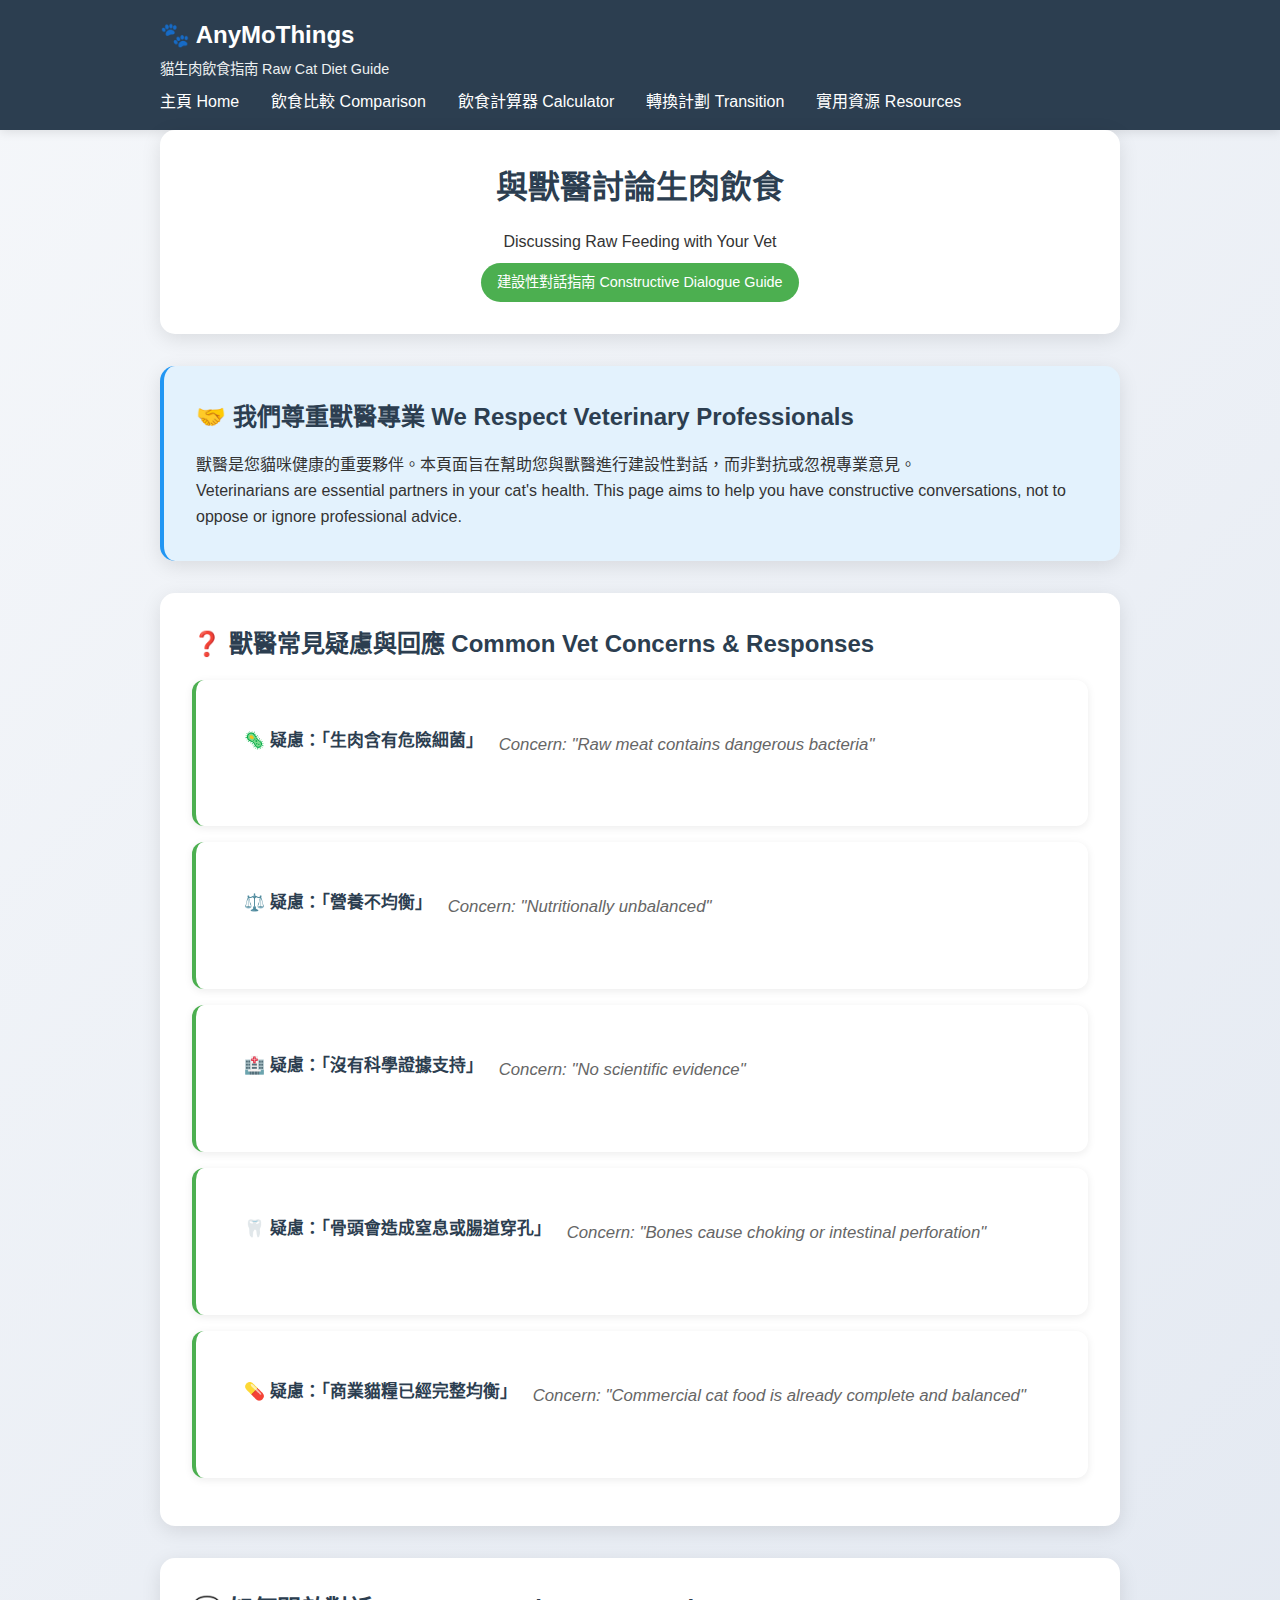
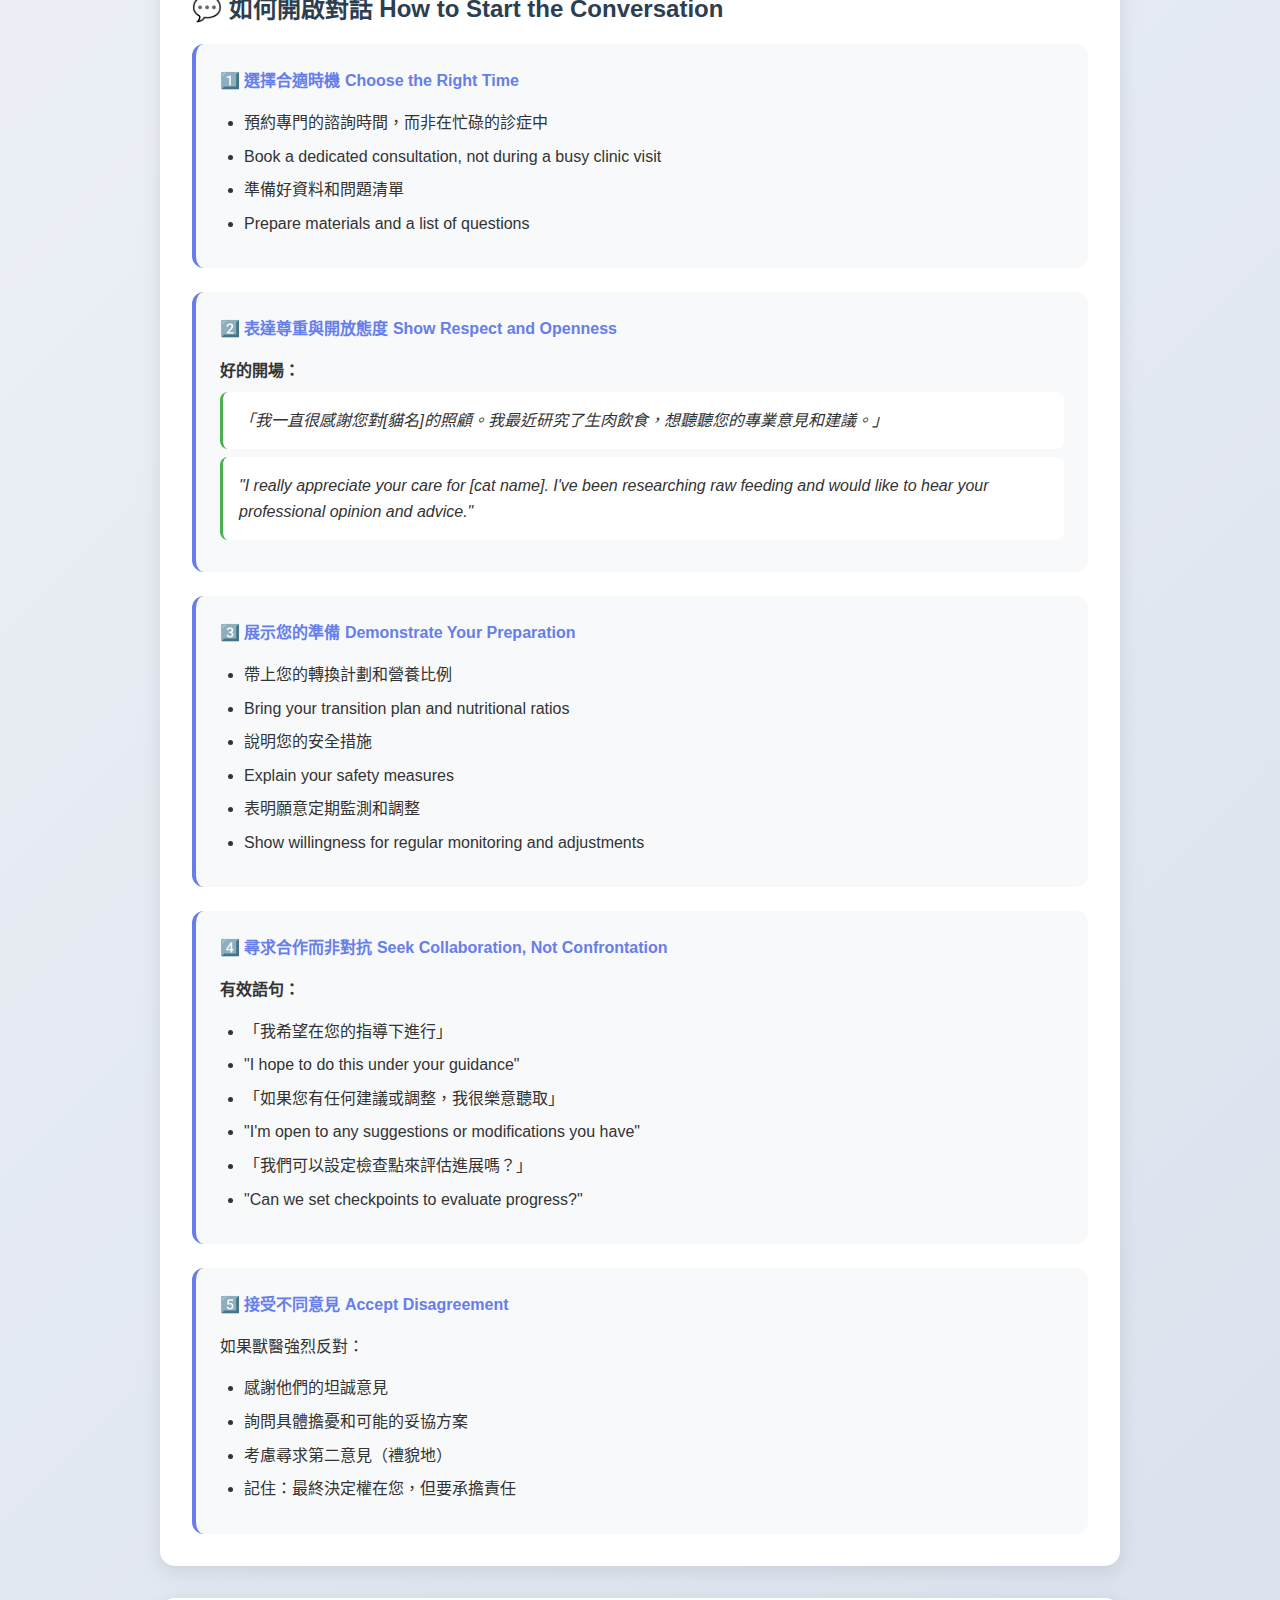
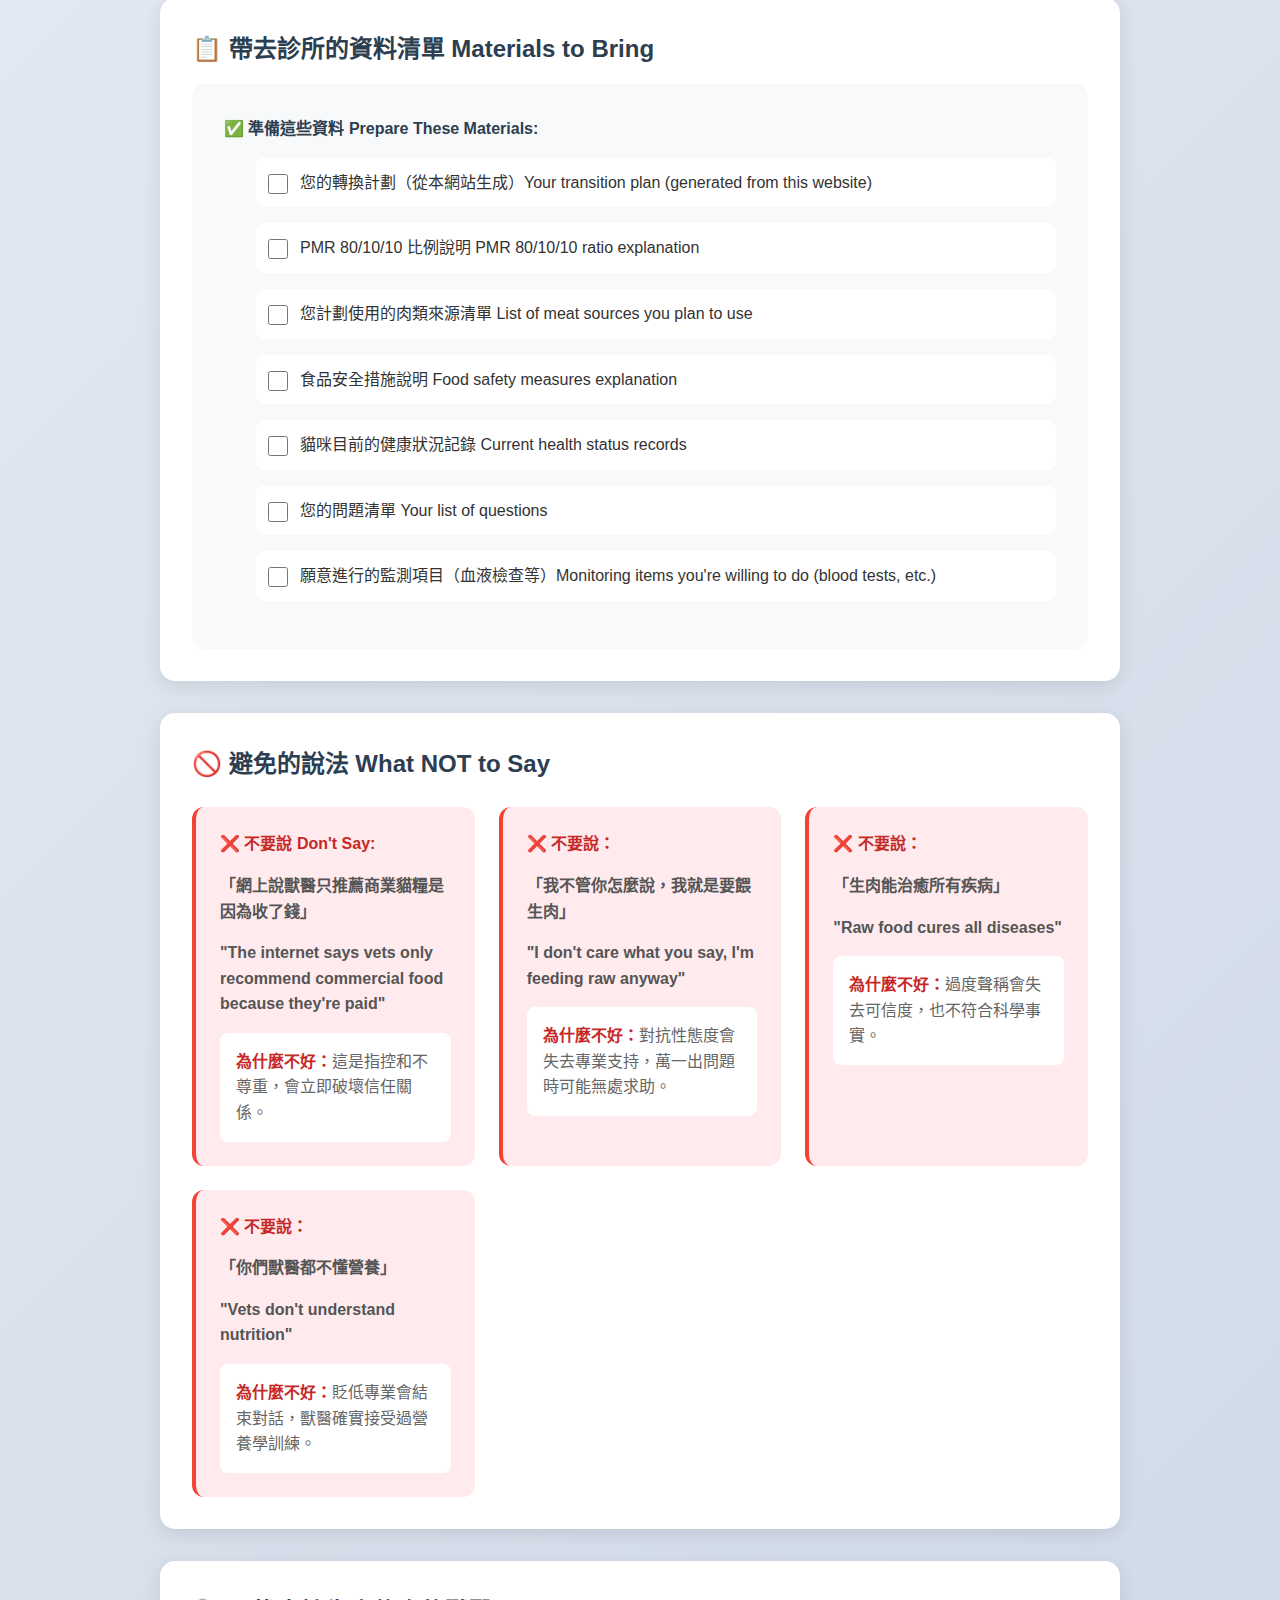
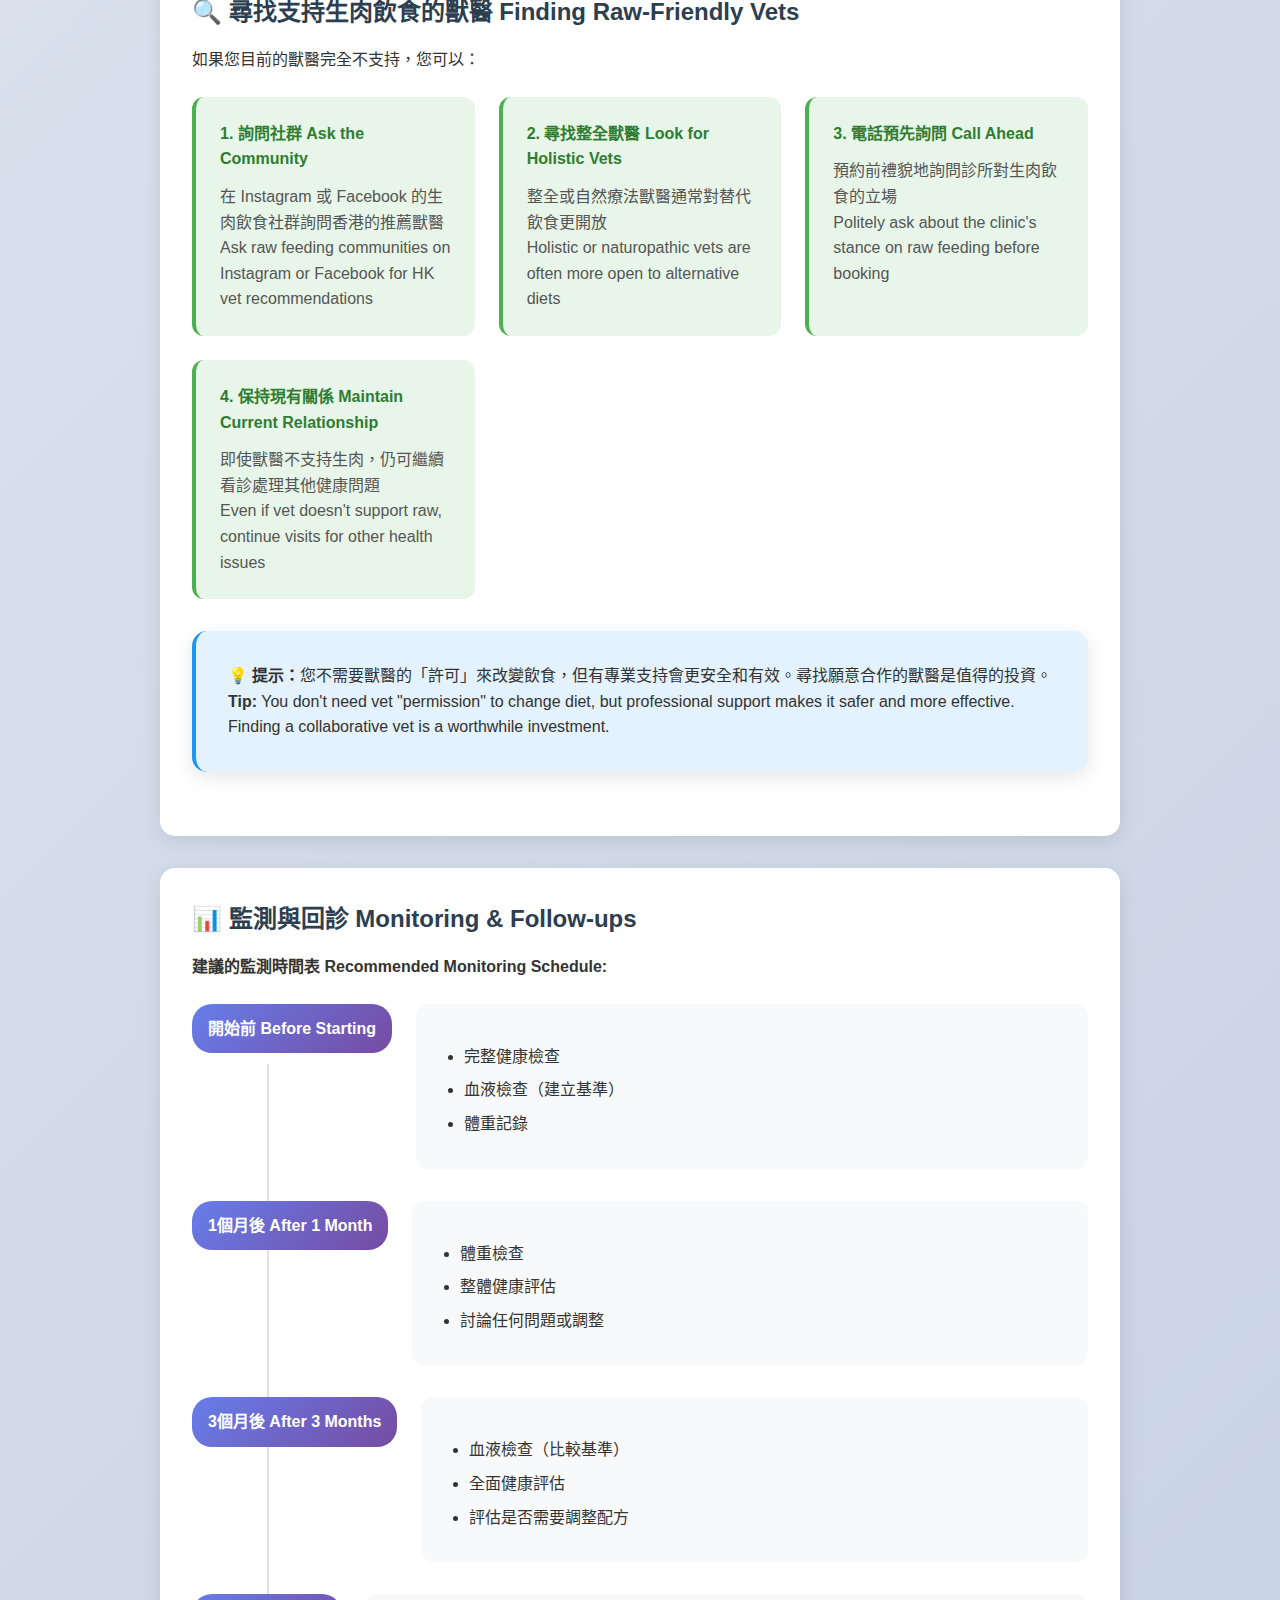
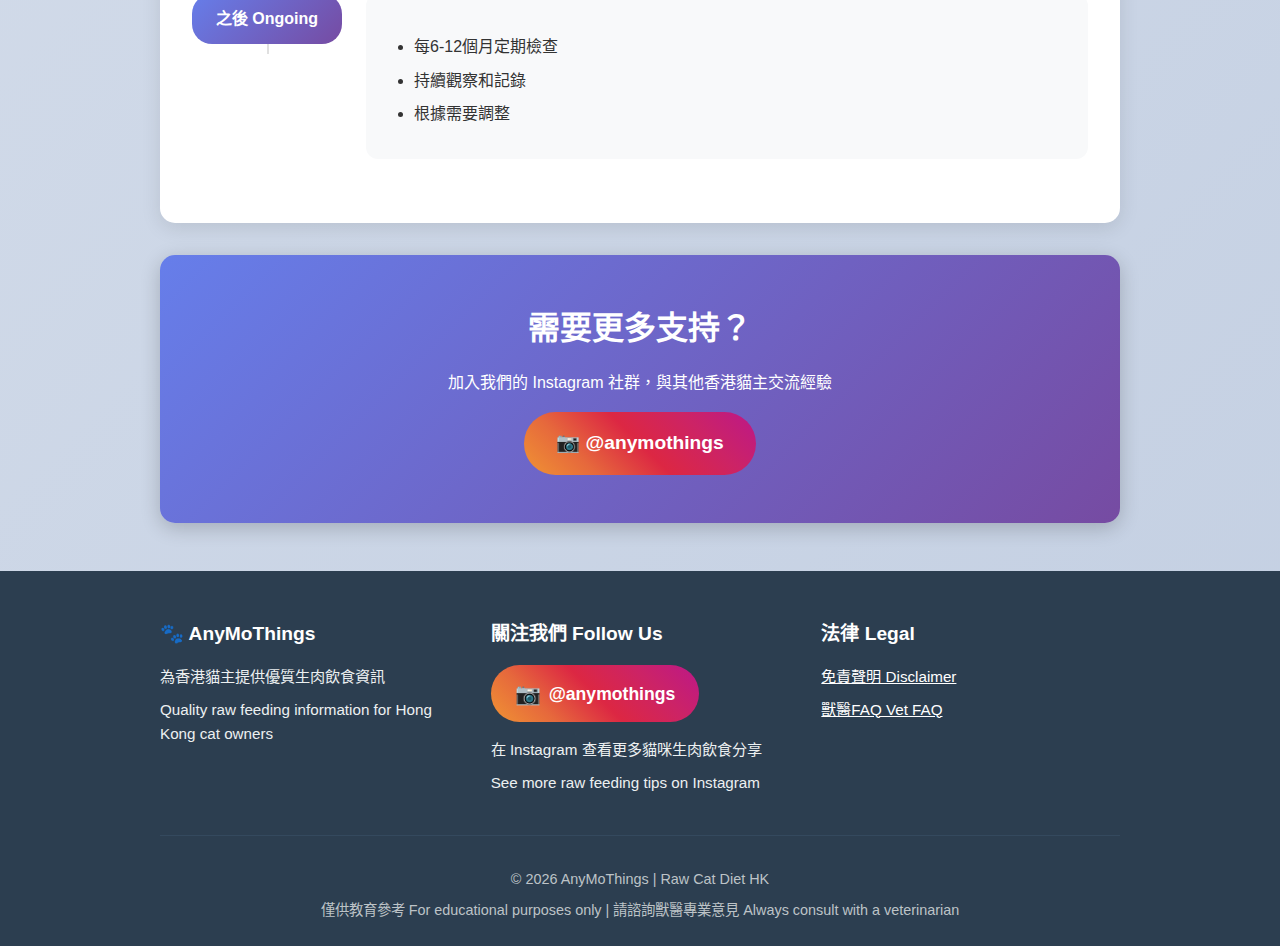
<file: vet-faq.html>
<!DOCTYPE html>
<html lang="zh-HK">
<head>
    <meta charset="UTF-8">
    <meta name="viewport" content="width=device-width, initial-scale=1.0">
    <title>獸醫常見問題 | Vet FAQ</title>
    <link rel="stylesheet" href="styles.css">
</head>
<body>
    <nav>
        <div class="container">
            <div class="nav-brand">
                <h1>🐾 AnyMoThings</h1>
                <p class="nav-subtitle">貓生肉飲食指南 Raw Cat Diet Guide</p>
            </div>
            <ul>
                <li><a href="index.html">主頁 Home</a></li>
                <li><a href="comparison.html">飲食比較 Comparison</a></li>
                <li><a href="calculator.html">飲食計算器 Calculator</a></li>
                <li><a href="transition.html">轉換計劃 Transition</a></li>
                <li><a href="resources.html">實用資源 Resources</a></li>
            </ul>
        </div>
    </nav>

    <main class="container">
        <section class="hero">
            <h2>與獸醫討論生肉飲食</h2>
            <p>Discussing Raw Feeding with Your Vet</p>
            <div class="pmr-badge-small">建設性對話指南 Constructive Dialogue Guide</div>
        </section>

        <section class="info-card">
            <h3>🤝 我們尊重獸醫專業 We Respect Veterinary Professionals</h3>
            <p>獸醫是您貓咪健康的重要夥伴。本頁面旨在幫助您與獸醫進行建設性對話，而非對抗或忽視專業意見。</p>
            <p>Veterinarians are essential partners in your cat's health. This page aims to help you have constructive conversations, not to oppose or ignore professional advice.</p>
        </section>

        <section class="content-section">
            <h3>❓ 獸醫常見疑慮與回應 Common Vet Concerns & Responses</h3>
            
            <div class="faq-item">
                <div class="faq-question">
                    <h4>🦠 疑慮：「生肉含有危險細菌」</h4>
                    <p>Concern: "Raw meat contains dangerous bacteria"</p>
                </div>
                <div class="faq-answer">
                    <p><strong>✅ 有效回應 Effective Response:</strong></p>
                    <p>「我理解這個擔憂。我計劃採取以下預防措施：」</p>
                    <ul>
                        <li>只購買人類食用級別的新鮮肉類</li>
                        <li>冷凍至少3天以殺死寄生蟲</li>
                        <li>使用專用器具並保持嚴格衛生</li>
                        <li>觀察貓咪的健康反應，如有問題立即就診</li>
                    </ul>
                    <p><strong>科學事實：</strong>健康貓咪的胃酸pH值約為1-2，比人類更酸，能有效殺死大部分細菌。野生貓科動物天生就食用生肉。</p>
                    <p><strong>Scientific Fact:</strong> Healthy cats have stomach acid pH of 1-2, more acidic than humans, effectively killing most bacteria. Wild felines naturally consume raw meat.</p>
                </div>
            </div>

            <div class="faq-item">
                <div class="faq-question">
                    <h4>⚖️ 疑慮：「營養不均衡」</h4>
                    <p>Concern: "Nutritionally unbalanced"</p>
                </div>
                <div class="faq-answer">
                    <p><strong>✅ 有效回應：</strong></p>
                    <p>「我會遵循獵物模型生肉飲食（PMR）的80/10/10比例：」</p>
                    <ul>
                        <li>80% 肌肉肉類（包括心臟）</li>
                        <li>10% 可食用骨頭（鈣質來源）</li>
                        <li>10% 內臟（5%肝臟 + 5%其他分泌器官）</li>
                        <li>輪換不同肉類來源（雞、牛、兔等）</li>
                    </ul>
                    <p><strong>建議：</strong>「如果您願意，我可以定期帶貓咪來做血液檢查，監測營養狀況？」</p>
                    <p><strong>Suggestion:</strong> "If you're willing, I can bring my cat for regular blood tests to monitor nutritional status?"</p>
                </div>
            </div>

            <div class="faq-item">
                <div class="faq-question">
                    <h4>🏥 疑慮：「沒有科學證據支持」</h4>
                    <p>Concern: "No scientific evidence"</p>
                </div>
                <div class="faq-answer">
                    <p><strong>✅ 有效回應：</strong></p>
                    <p>「我理解大規模研究有限。但我注意到：」</p>
                    <ul>
                        <li>貓是專性肉食動物，生理上設計來消化生肉</li>
                        <li>許多貓主報告健康改善（皮毛、能量、體重）</li>
                        <li>我願意在您的監督下嘗試，並定期回診</li>
                        <li>如果出現任何問題，我會立即停止並尋求您的建議</li>
                    </ul>
                    <p><strong>尊重立場：</strong>「我理解您基於現有證據的保留態度，但我想在您的指導下嘗試。」</p>
                </div>
            </div>

            <div class="faq-item">
                <div class="faq-question">
                    <h4>🦷 疑慮：「骨頭會造成窒息或腸道穿孔」</h4>
                    <p>Concern: "Bones cause choking or intestinal perforation"</p>
                </div>
                <div class="faq-answer">
                    <p><strong>✅ 有效回應：</strong></p>
                    <p>「我理解這個風險。我會：」</p>
                    <ul>
                        <li>只使用生的、可食用的軟骨和小骨頭（如雞翼尖、雞頸）</li>
                        <li>絕不使用煮熟的骨頭（會變脆易碎）</li>
                        <li>或使用骨粉作為替代鈣質來源</li>
                        <li>監督進食過程</li>
                    </ul>
                    <p><strong>科學事實：</strong>生骨頭柔軟且有彈性，貓咪的牙齒和下顎設計來咀嚼骨頭。煮熟的骨頭才會變脆危險。</p>
                </div>
            </div>

            <div class="faq-item">
                <div class="faq-question">
                    <h4>💊 疑慮：「商業貓糧已經完整均衡」</h4>
                    <p>Concern: "Commercial cat food is already complete and balanced"</p>
                </div>
                <div class="faq-answer">
                    <p><strong>✅ 有效回應：</strong></p>
                    <p>「我理解商業貓糧符合AAFCO標準。但我注意到：」</p>
                    <ul>
                        <li>我的貓在乾糧上出現[具體問題：肥胖/皮膚問題/慢性嘔吐等]</li>
                        <li>高碳水化合物含量可能不適合專性肉食動物</li>
                        <li>我想嘗試更接近天然飲食的方式</li>
                        <li>我願意在您的監督下進行，並定期評估</li>
                    </ul>
                    <p><strong>尊重但堅定：</strong>「我尊重您的專業意見，但作為貓主，我想探索這個選項。您能幫助我安全地進行嗎？」</p>
                </div>
            </div>
        </section>

        <section class="content-section">
            <h3>💬 如何開啟對話 How to Start the Conversation</h3>
            
            <div class="conversation-guide">
                <div class="guide-step">
                    <h4>1️⃣ 選擇合適時機 Choose the Right Time</h4>
                    <ul>
                        <li>預約專門的諮詢時間，而非在忙碌的診症中</li>
                        <li>Book a dedicated consultation, not during a busy clinic visit</li>
                        <li>準備好資料和問題清單</li>
                        <li>Prepare materials and a list of questions</li>
                    </ul>
                </div>

                <div class="guide-step">
                    <h4>2️⃣ 表達尊重與開放態度 Show Respect and Openness</h4>
                    <p><strong>好的開場：</strong></p>
                    <p class="example-text">「我一直很感謝您對[貓名]的照顧。我最近研究了生肉飲食，想聽聽您的專業意見和建議。」</p>
                    <p class="example-text">"I really appreciate your care for [cat name]. I've been researching raw feeding and would like to hear your professional opinion and advice."</p>
                </div>

                <div class="guide-step">
                    <h4>3️⃣ 展示您的準備 Demonstrate Your Preparation</h4>
                    <ul>
                        <li>帶上您的轉換計劃和營養比例</li>
                        <li>Bring your transition plan and nutritional ratios</li>
                        <li>說明您的安全措施</li>
                        <li>Explain your safety measures</li>
                        <li>表明願意定期監測和調整</li>
                        <li>Show willingness for regular monitoring and adjustments</li>
                    </ul>
                </div>

                <div class="guide-step">
                    <h4>4️⃣ 尋求合作而非對抗 Seek Collaboration, Not Confrontation</h4>
                    <p><strong>有效語句：</strong></p>
                    <ul>
                        <li>「我希望在您的指導下進行」</li>
                        <li>"I hope to do this under your guidance"</li>
                        <li>「如果您有任何建議或調整，我很樂意聽取」</li>
                        <li>"I'm open to any suggestions or modifications you have"</li>
                        <li>「我們可以設定檢查點來評估進展嗎？」</li>
                        <li>"Can we set checkpoints to evaluate progress?"</li>
                    </ul>
                </div>

                <div class="guide-step">
                    <h4>5️⃣ 接受不同意見 Accept Disagreement</h4>
                    <p>如果獸醫強烈反對：</p>
                    <ul>
                        <li>感謝他們的坦誠意見</li>
                        <li>詢問具體擔憂和可能的妥協方案</li>
                        <li>考慮尋求第二意見（禮貌地）</li>
                        <li>記住：最終決定權在您，但要承擔責任</li>
                    </ul>
                </div>
            </div>
        </section>

        <section class="content-section">
            <h3>📋 帶去診所的資料清單 Materials to Bring</h3>
            
            <div class="checklist">
                <h4>✅ 準備這些資料 Prepare These Materials:</h4>
                <ul class="checklist-items">
                    <li>
                        <input type="checkbox" id="check1">
                        <label for="check1">您的轉換計劃（從本網站生成）Your transition plan (generated from this website)</label>
                    </li>
                    <li>
                        <input type="checkbox" id="check2">
                        <label for="check2">PMR 80/10/10 比例說明 PMR 80/10/10 ratio explanation</label>
                    </li>
                    <li>
                        <input type="checkbox" id="check3">
                        <label for="check3">您計劃使用的肉類來源清單 List of meat sources you plan to use</label>
                    </li>
                    <li>
                        <input type="checkbox" id="check4">
                        <label for="check4">食品安全措施說明 Food safety measures explanation</label>
                    </li>
                    <li>
                        <input type="checkbox" id="check5">
                        <label for="check5">貓咪目前的健康狀況記錄 Current health status records</label>
                    </li>
                    <li>
                        <input type="checkbox" id="check6">
                        <label for="check6">您的問題清單 Your list of questions</label>
                    </li>
                    <li>
                        <input type="checkbox" id="check7">
                        <label for="check7">願意進行的監測項目（血液檢查等）Monitoring items you're willing to do (blood tests, etc.)</label>
                    </li>
                </ul>
            </div>
        </section>

        <section class="content-section">
            <h3>🚫 避免的說法 What NOT to Say</h3>
            
            <div class="dont-say-grid">
                <div class="dont-say-card">
                    <h4>❌ 不要說 Don't Say:</h4>
                    <p>「網上說獸醫只推薦商業貓糧是因為收了錢」</p>
                    <p>"The internet says vets only recommend commercial food because they're paid"</p>
                    <div class="why-not">
                        <strong>為什麼不好：</strong>這是指控和不尊重，會立即破壞信任關係。
                    </div>
                </div>

                <div class="dont-say-card">
                    <h4>❌ 不要說：</h4>
                    <p>「我不管你怎麼說，我就是要餵生肉」</p>
                    <p>"I don't care what you say, I'm feeding raw anyway"</p>
                    <div class="why-not">
                        <strong>為什麼不好：</strong>對抗性態度會失去專業支持，萬一出問題時可能無處求助。
                    </div>
                </div>

                <div class="dont-say-card">
                    <h4>❌ 不要說：</h4>
                    <p>「生肉能治癒所有疾病」</p>
                    <p>"Raw food cures all diseases"</p>
                    <div class="why-not">
                        <strong>為什麼不好：</strong>過度聲稱會失去可信度，也不符合科學事實。
                    </div>
                </div>

                <div class="dont-say-card">
                    <h4>❌ 不要說：</h4>
                    <p>「你們獸醫都不懂營養」</p>
                    <p>"Vets don't understand nutrition"</p>
                    <div class="why-not">
                        <strong>為什麼不好：</strong>貶低專業會結束對話，獸醫確實接受過營養學訓練。
                    </div>
                </div>
            </div>
        </section>

        <section class="content-section">
            <h3>🔍 尋找支持生肉飲食的獸醫 Finding Raw-Friendly Vets</h3>
            
            <p>如果您目前的獸醫完全不支持，您可以：</p>
            
            <div class="vet-finding-tips">
                <div class="tip-card">
                    <h4>1. 詢問社群 Ask the Community</h4>
                    <p>在 Instagram 或 Facebook 的生肉飲食社群詢問香港的推薦獸醫</p>
                    <p>Ask raw feeding communities on Instagram or Facebook for HK vet recommendations</p>
                </div>

                <div class="tip-card">
                    <h4>2. 尋找整全獸醫 Look for Holistic Vets</h4>
                    <p>整全或自然療法獸醫通常對替代飲食更開放</p>
                    <p>Holistic or naturopathic vets are often more open to alternative diets</p>
                </div>

                <div class="tip-card">
                    <h4>3. 電話預先詢問 Call Ahead</h4>
                    <p>預約前禮貌地詢問診所對生肉飲食的立場</p>
                    <p>Politely ask about the clinic's stance on raw feeding before booking</p>
                </div>

                <div class="tip-card">
                    <h4>4. 保持現有關係 Maintain Current Relationship</h4>
                    <p>即使獸醫不支持生肉，仍可繼續看診處理其他健康問題</p>
                    <p>Even if vet doesn't support raw, continue visits for other health issues</p>
                </div>
            </div>

            <div class="info-card" style="margin-top: 2rem;">
                <p><strong>💡 提示：</strong>您不需要獸醫的「許可」來改變飲食，但有專業支持會更安全和有效。尋找願意合作的獸醫是值得的投資。</p>
                <p><strong>Tip:</strong> You don't need vet "permission" to change diet, but professional support makes it safer and more effective. Finding a collaborative vet is a worthwhile investment.</p>
            </div>
        </section>

        <section class="content-section">
            <h3>📊 監測與回診 Monitoring & Follow-ups</h3>
            
            <h4>建議的監測時間表 Recommended Monitoring Schedule:</h4>
            
            <div class="monitoring-timeline">
                <div class="timeline-item">
                    <div class="timeline-marker">開始前 Before Starting</div>
                    <div class="timeline-content">
                        <ul>
                            <li>完整健康檢查</li>
                            <li>血液檢查（建立基準）</li>
                            <li>體重記錄</li>
                        </ul>
                    </div>
                </div>

                <div class="timeline-item">
                    <div class="timeline-marker">1個月後 After 1 Month</div>
                    <div class="timeline-content">
                        <ul>
                            <li>體重檢查</li>
                            <li>整體健康評估</li>
                            <li>討論任何問題或調整</li>
                        </ul>
                    </div>
                </div>

                <div class="timeline-item">
                    <div class="timeline-marker">3個月後 After 3 Months</div>
                    <div class="timeline-content">
                        <ul>
                            <li>血液檢查（比較基準）</li>
                            <li>全面健康評估</li>
                            <li>評估是否需要調整配方</li>
                        </ul>
                    </div>
                </div>

                <div class="timeline-item">
                    <div class="timeline-marker">之後 Ongoing</div>
                    <div class="timeline-content">
                        <ul>
                            <li>每6-12個月定期檢查</li>
                            <li>持續觀察和記錄</li>
                            <li>根據需要調整</li>
                        </ul>
                    </div>
                </div>
            </div>
        </section>

        <section class="cta">
            <h3>需要更多支持？</h3>
            <p>加入我們的 Instagram 社群，與其他香港貓主交流經驗</p>
            <a href="https://www.instagram.com/anymothings/" target="_blank" rel="noopener noreferrer" class="instagram-cta">
                📷 @anymothings
            </a>
        </section>
    </main>

    <footer>
        <div class="container">
            <div class="footer-content">
                <div class="footer-section">
                    <h3>🐾 AnyMoThings</h3>
                    <p>為香港貓主提供優質生肉飲食資訊</p>
                    <p>Quality raw feeding information for Hong Kong cat owners</p>
                </div>
                
                <div class="footer-section">
                    <h3>關注我們 Follow Us</h3>
                    <div class="social-links">
                        <a href="https://www.instagram.com/anymothings/" target="_blank" rel="noopener noreferrer" class="instagram-link">
                            <span class="instagram-icon">📷</span>
                            <span>@anymothings</span>
                        </a>
                    </div>
                    <p class="social-description">在 Instagram 查看更多貓咪生肉飲食分享</p>
                    <p class="social-description">See more raw feeding tips on Instagram</p>
                </div>
                
                <div class="footer-section">
                    <h3>法律 Legal</h3>
                    <p><a href="disclaimer.html" style="color: white; text-decoration: underline;">免責聲明 Disclaimer</a></p>
                    <p><a href="vet-faq.html" style="color: white; text-decoration: underline;">獸醫FAQ Vet FAQ</a></p>
                </div>
            </div>
            
            <div class="footer-bottom">
                <p>© 2026 AnyMoThings | Raw Cat Diet HK</p>
                <p>僅供教育參考 For educational purposes only | 請諮詢獸醫專業意見 Always consult with a veterinarian</p>
            </div>
        </div>
    </footer>
</body>
</html>
</file>
<file: styles.css>
* {
    margin: 0;
    padding: 0;
    box-sizing: border-box;
}

body {
    font-family: -apple-system, BlinkMacSystemFont, 'Segoe UI', 'PingFang TC', 'Microsoft JhengHei', sans-serif;
    line-height: 1.6;
    color: #333;
    background: linear-gradient(135deg, #f5f7fa 0%, #c3cfe2 100%);
    min-height: 100vh;
}

.container {
    max-width: 1000px;
    margin: 0 auto;
    padding: 0 20px;
}

nav {
    background: #2c3e50;
    color: white;
    padding: 1rem 0;
    box-shadow: 0 2px 10px rgba(0,0,0,0.1);
}

.nav-brand {
    margin-bottom: 0.5rem;
}

nav h1 {
    font-size: 1.5rem;
    margin-bottom: 0.2rem;
}

.nav-subtitle {
    font-size: 0.9rem;
    color: #ecf0f1;
    margin: 0;
}

nav ul {
    list-style: none;
    display: flex;
    gap: 2rem;
}

nav a {
    color: white;
    text-decoration: none;
    transition: opacity 0.3s;
}

nav a:hover {
    opacity: 0.8;
}

main {
    padding: 2rem 0;
}

.hero {
    text-align: center;
    padding: 2rem;
    background: white;
    border-radius: 15px;
    box-shadow: 0 5px 20px rgba(0,0,0,0.1);
    margin-bottom: 2rem;
}

.hero h2 {
    color: #2c3e50;
    font-size: 2rem;
    margin-bottom: 1rem;
}

.content-section, .info-card, .calculator-card, .results-card {
    background: white;
    padding: 2rem;
    margin-bottom: 2rem;
    border-radius: 15px;
    box-shadow: 0 5px 20px rgba(0,0,0,0.1);
}

.content-section h3, .info-card h3, .calculator-card h3, .results-card h3 {
    color: #2c3e50;
    margin-bottom: 1rem;
    font-size: 1.5rem;
}

.content-section ul, .content-section ol {
    margin-left: 2rem;
    margin-top: 1rem;
}

.content-section li {
    margin-bottom: 0.5rem;
}

.warning {
    background: #fff3cd;
    border-left: 4px solid #ffc107;
    padding: 1rem;
    border-radius: 5px;
}

.info-card {
    background: #e3f2fd;
    border-left: 4px solid #2196f3;
}

.tip {
    background: #f1f8e9;
    padding: 1rem;
    border-radius: 5px;
    margin-top: 1rem;
    border-left: 4px solid #8bc34a;
}

.cta {
    text-align: center;
    padding: 3rem 2rem;
    background: linear-gradient(135deg, #667eea 0%, #764ba2 100%);
    color: white;
    border-radius: 15px;
    box-shadow: 0 5px 20px rgba(0,0,0,0.2);
}

.cta h3 {
    font-size: 2rem;
    margin-bottom: 1rem;
}

.btn {
    display: inline-block;
    background: white;
    color: #667eea;
    padding: 1rem 2rem;
    border-radius: 50px;
    text-decoration: none;
    font-weight: bold;
    transition: transform 0.3s, box-shadow 0.3s;
    border: none;
    cursor: pointer;
    font-size: 1rem;
}

.btn:hover {
    transform: translateY(-2px);
    box-shadow: 0 5px 15px rgba(0,0,0,0.2);
}

.form-group {
    margin-bottom: 1.5rem;
}

.form-group label {
    display: block;
    margin-bottom: 0.5rem;
    font-weight: bold;
    color: #2c3e50;
}

.form-group input, .form-group select {
    width: 100%;
    padding: 0.75rem;
    border: 2px solid #e0e0e0;
    border-radius: 8px;
    font-size: 1rem;
    transition: border-color 0.3s;
}

.form-group input:focus, .form-group select:focus {
    outline: none;
    border-color: #667eea;
}

.results-card {
    background: linear-gradient(135deg, #f093fb 0%, #f5576c 100%);
    color: white;
}

.results-card h3, .results-card h4 {
    color: white;
}

.result-item {
    background: rgba(255,255,255,0.2);
    padding: 1rem;
    border-radius: 8px;
    margin-bottom: 1.5rem;
    font-size: 1.2rem;
}

.ingredients-list {
    margin-top: 1rem;
}

.ingredient-item {
    display: flex;
    justify-content: space-between;
    padding: 1rem;
    background: rgba(255,255,255,0.2);
    border-radius: 8px;
    margin-bottom: 0.75rem;
}

.ingredient-amount {
    font-weight: bold;
    font-size: 1.1rem;
}

.meat-options {
    display: grid;
    grid-template-columns: repeat(auto-fit, minmax(200px, 1fr));
    gap: 1rem;
    margin-top: 1rem;
}

.meat-card {
    background: #f5f5f5;
    padding: 1.5rem;
    border-radius: 10px;
    text-align: center;
    transition: transform 0.3s;
}

.meat-card:hover {
    transform: translateY(-5px);
    box-shadow: 0 5px 15px rgba(0,0,0,0.1);
}

.meat-card h4 {
    color: #2c3e50;
    margin-bottom: 0.5rem;
}

footer {
    background: #2c3e50;
    color: white;
    padding: 3rem 0 1rem;
    margin-top: 3rem;
}

.footer-content {
    display: grid;
    grid-template-columns: repeat(auto-fit, minmax(250px, 1fr));
    gap: 2rem;
    margin-bottom: 2rem;
}

.footer-section h3 {
    color: white;
    margin-bottom: 1rem;
    font-size: 1.2rem;
}

.footer-section p {
    margin: 0.5rem 0;
    color: #ecf0f1;
    font-size: 0.95rem;
}

.social-links {
    margin: 1rem 0;
}

.instagram-link {
    display: inline-flex;
    align-items: center;
    gap: 0.5rem;
    background: linear-gradient(45deg, #f09433 0%, #e6683c 25%, #dc2743 50%, #cc2366 75%, #bc1888 100%);
    color: white;
    padding: 0.75rem 1.5rem;
    border-radius: 50px;
    text-decoration: none;
    font-weight: bold;
    transition: transform 0.3s, box-shadow 0.3s;
    font-size: 1.1rem;
}

.instagram-link:hover {
    transform: translateY(-3px);
    box-shadow: 0 5px 20px rgba(188, 24, 136, 0.4);
}

.instagram-icon {
    font-size: 1.3rem;
}

.social-description {
    font-size: 0.85rem;
    color: #bdc3c7;
}

.footer-bottom {
    border-top: 1px solid #34495e;
    padding-top: 1.5rem;
    text-align: center;
}

.footer-bottom p {
    margin: 0.5rem 0;
    color: #bdc3c7;
    font-size: 0.9rem;
}

.brand-badge {
    margin-top: 1rem;
    padding: 1rem;
    background: rgba(255, 255, 255, 0.1);
    border-radius: 10px;
}

.brand-badge p {
    margin: 0.5rem 0;
    font-size: 1rem;
}

.instagram-link-inline {
    display: inline-flex;
    align-items: center;
    gap: 0.3rem;
    background: linear-gradient(45deg, #f09433 0%, #e6683c 25%, #dc2743 50%, #cc2366 75%, #bc1888 100%);
    color: white;
    padding: 0.5rem 1rem;
    border-radius: 20px;
    text-decoration: none;
    font-weight: bold;
    transition: transform 0.2s;
    font-size: 0.95rem;
}

.instagram-link-inline:hover {
    transform: scale(1.05);
}

.instagram-cta {
    display: inline-flex;
    align-items: center;
    gap: 0.5rem;
    background: linear-gradient(45deg, #f09433 0%, #e6683c 25%, #dc2743 50%, #cc2366 75%, #bc1888 100%);
    color: white;
    padding: 1rem 2rem;
    border-radius: 50px;
    text-decoration: none;
    font-weight: bold;
    font-size: 1.2rem;
    margin-top: 1rem;
    transition: transform 0.3s, box-shadow 0.3s;
}

.instagram-cta:hover {
    transform: translateY(-3px);
    box-shadow: 0 5px 20px rgba(188, 24, 136, 0.5);
}

footer p {
    margin: 0.5rem 0;
}


/* Cat Profile Management Styles */
.saved-cats-list {
    display: grid;
    gap: 1.5rem;
    margin-bottom: 1.5rem;
}

.empty-state {
    text-align: center;
    padding: 3rem 2rem;
    background: #f5f5f5;
    border-radius: 10px;
    color: #666;
}

.empty-state p {
    margin: 0.5rem 0;
}

.cat-card {
    background: linear-gradient(135deg, #f5f7fa 0%, #c3cfe2 100%);
    border-radius: 15px;
    padding: 1.5rem;
    box-shadow: 0 3px 15px rgba(0,0,0,0.1);
    transition: transform 0.3s;
}

.cat-card:hover {
    transform: translateY(-3px);
    box-shadow: 0 5px 20px rgba(0,0,0,0.15);
}

.cat-header {
    display: flex;
    justify-content: space-between;
    align-items: center;
    margin-bottom: 1rem;
    padding-bottom: 1rem;
    border-bottom: 2px solid rgba(255,255,255,0.5);
}

.cat-header h4 {
    margin: 0;
    color: #2c3e50;
    font-size: 1.4rem;
}

.cat-actions {
    display: flex;
    gap: 0.5rem;
}

.btn-icon {
    background: white;
    border: none;
    padding: 0.5rem 0.75rem;
    border-radius: 8px;
    cursor: pointer;
    font-size: 1.1rem;
    transition: transform 0.2s, box-shadow 0.2s;
}

.btn-icon:hover {
    transform: scale(1.1);
    box-shadow: 0 2px 8px rgba(0,0,0,0.15);
}

.cat-info {
    background: white;
    padding: 1rem;
    border-radius: 10px;
    margin-bottom: 1rem;
}

.info-row {
    display: flex;
    justify-content: space-between;
    padding: 0.5rem 0;
    border-bottom: 1px solid #f0f0f0;
}

.info-row:last-child {
    border-bottom: none;
}

.info-label {
    color: #666;
    font-weight: 500;
}

.info-value {
    color: #2c3e50;
    font-weight: 600;
}

.btn-calculate {
    width: 100%;
    background: linear-gradient(135deg, #667eea 0%, #764ba2 100%);
    color: white;
    border: none;
    padding: 1rem;
    border-radius: 10px;
    font-size: 1rem;
    font-weight: bold;
    cursor: pointer;
    transition: transform 0.2s, box-shadow 0.2s;
}

.btn-calculate:hover {
    transform: translateY(-2px);
    box-shadow: 0 5px 15px rgba(102, 126, 234, 0.4);
}

.btn-secondary {
    background: white;
    color: #667eea;
    border: 2px solid #667eea;
    padding: 1rem 2rem;
    border-radius: 50px;
    font-weight: bold;
    cursor: pointer;
    transition: all 0.3s;
    font-size: 1rem;
}

.btn-secondary:hover {
    background: #667eea;
    color: white;
    transform: translateY(-2px);
    box-shadow: 0 5px 15px rgba(0,0,0,0.2);
}

.form-actions {
    display: flex;
    gap: 1rem;
    margin-top: 1.5rem;
}

.form-actions .btn,
.form-actions .btn-secondary {
    flex: 1;
}

textarea {
    width: 100%;
    padding: 0.75rem;
    border: 2px solid #e0e0e0;
    border-radius: 8px;
    font-size: 1rem;
    font-family: inherit;
    resize: vertical;
    transition: border-color 0.3s;
}

textarea:focus {
    outline: none;
    border-color: #667eea;
}

.cat-results {
    margin-top: 1rem;
    animation: slideDown 0.3s ease-out;
}

@keyframes slideDown {
    from {
        opacity: 0;
        transform: translateY(-10px);
    }
    to {
        opacity: 1;
        transform: translateY(0);
    }
}

.results-content {
    background: white;
    padding: 1.5rem;
    border-radius: 10px;
    border-left: 4px solid #4caf50;
}

.results-content h4 {
    color: #2c3e50;
    margin-bottom: 1rem;
}

.result-item-inline {
    background: #e8f5e9;
    padding: 1rem;
    border-radius: 8px;
    margin-bottom: 1rem;
    display: flex;
    justify-content: space-between;
    align-items: center;
}

.result-item-inline strong {
    color: #2c3e50;
}

.result-item-inline span {
    font-size: 1.3rem;
    font-weight: bold;
    color: #4caf50;
}

.ingredients-breakdown {
    margin: 1rem 0;
}

.ingredient-row {
    display: flex;
    justify-content: space-between;
    padding: 0.75rem;
    background: #f8f9fa;
    border-radius: 8px;
    margin-bottom: 0.5rem;
}

.ingredient-row span {
    color: #555;
}

.ingredient-row strong {
    color: #2c3e50;
    font-size: 1.1rem;
}

.tips-box {
    background: #fff3e0;
    padding: 1rem;
    border-radius: 8px;
    margin-top: 1rem;
    border-left: 4px solid #ff9800;
}

.tips-box p {
    margin: 0.25rem 0;
    color: #555;
}

.success-message {
    position: fixed;
    top: 20px;
    right: 20px;
    background: #4caf50;
    color: white;
    padding: 1rem 2rem;
    border-radius: 10px;
    box-shadow: 0 5px 20px rgba(0,0,0,0.3);
    z-index: 1000;
    animation: slideIn 0.3s ease-out;
}

.success-message.fade-out {
    animation: fadeOut 0.3s ease-out;
}

@keyframes slideIn {
    from {
        transform: translateX(400px);
        opacity: 0;
    }
    to {
        transform: translateX(0);
        opacity: 1;
    }
}

@keyframes fadeOut {
    from {
        opacity: 1;
    }
    to {
        opacity: 0;
    }
}

/* PMR Specific Styles */
.pmr-badge {
    background: linear-gradient(135deg, #4caf50 0%, #45a049 100%);
    color: white;
    padding: 1rem 2rem;
    border-radius: 50px;
    margin-top: 1rem;
    display: inline-block;
    font-size: 1.1rem;
    box-shadow: 0 3px 10px rgba(76, 175, 80, 0.3);
}

.pmr-badge-small {
    background: #4caf50;
    color: white;
    padding: 0.5rem 1rem;
    border-radius: 20px;
    display: inline-block;
    font-size: 0.9rem;
    margin-top: 0.5rem;
}

.pmr-explanation {
    background: #e8f5e9;
    padding: 1.5rem;
    border-radius: 10px;
    margin: 1rem 0;
    border-left: 4px solid #4caf50;
}

.pmr-explanation h4 {
    color: #2e7d32;
    margin-bottom: 0.75rem;
}

.info-box {
    background: #fff3e0;
    padding: 1rem;
    border-radius: 8px;
    border-left: 4px solid #ff9800;
    margin: 1rem 0;
}

.pmr-vs-barf {
    display: grid;
    grid-template-columns: repeat(auto-fit, minmax(280px, 1fr));
    gap: 1.5rem;
    margin: 1.5rem 0;
}

.method-box {
    background: #f8f9fa;
    padding: 1.5rem;
    border-radius: 10px;
    border: 2px solid #e0e0e0;
}

.method-box h4 {
    margin-bottom: 1rem;
    color: #2c3e50;
}

.method-box ul {
    list-style: none;
    margin-left: 0;
}

.method-box li {
    padding: 0.3rem 0;
}

.pmr-label {
    background: #4caf50;
    color: white;
    padding: 0.3rem 0.8rem;
    border-radius: 15px;
    font-size: 0.85rem;
    display: inline-block;
    margin-bottom: 1rem;
}

.ingredient-note {
    display: block;
    font-size: 0.75rem;
    color: #666;
    font-style: italic;
    margin-top: 0.2rem;
}

/* Comparison Page Styles */
.comparison-grid {
    display: grid;
    grid-template-columns: repeat(auto-fit, minmax(280px, 1fr));
    gap: 1.5rem;
    margin-top: 1.5rem;
}

.diet-card {
    background: white;
    border-radius: 12px;
    padding: 1.5rem;
    box-shadow: 0 3px 15px rgba(0,0,0,0.1);
    transition: transform 0.3s;
}

.diet-card:hover {
    transform: translateY(-5px);
    box-shadow: 0 5px 25px rgba(0,0,0,0.15);
}

.raw-card {
    border: 3px solid #4caf50;
}

.dry-card {
    border: 3px solid #ff9800;
}

.canned-card {
    border: 3px solid #2196f3;
}

.cooked-card {
    border: 3px solid #9c27b0;
}

.diet-header {
    display: flex;
    justify-content: space-between;
    align-items: center;
    margin-bottom: 1rem;
    padding-bottom: 1rem;
    border-bottom: 2px solid #f0f0f0;
}

.diet-header h4 {
    margin: 0;
    font-size: 1.3rem;
    color: #2c3e50;
}

.rating {
    font-size: 1rem;
}

.pros-cons {
    margin: 1rem 0;
}

.pros, .cons {
    margin-bottom: 1rem;
}

.pros strong {
    color: #4caf50;
}

.cons strong {
    color: #f44336;
}

.pros ul, .cons ul {
    margin-left: 1.5rem;
    margin-top: 0.5rem;
}

.pros li, .cons li {
    margin-bottom: 0.3rem;
    font-size: 0.9rem;
}

.diet-stats {
    display: flex;
    justify-content: space-around;
    margin-top: 1rem;
    padding-top: 1rem;
    border-top: 2px solid #f0f0f0;
}

.stat {
    text-align: center;
}

.stat-label {
    display: block;
    font-size: 0.8rem;
    color: #666;
    margin-bottom: 0.3rem;
}

.stat-value {
    display: block;
    font-weight: bold;
    font-size: 1.1rem;
    color: #2c3e50;
}

.science-points {
    display: grid;
    grid-template-columns: repeat(auto-fit, minmax(300px, 1fr));
    gap: 1.5rem;
    margin-top: 1.5rem;
}

.science-card {
    background: #f8f9fa;
    padding: 1.5rem;
    border-radius: 10px;
    border-left: 4px solid #667eea;
}

.science-card h4 {
    color: #2c3e50;
    margin-bottom: 0.75rem;
}

.science-card p {
    color: #555;
    line-height: 1.6;
}

.cost-table {
    width: 100%;
    border-collapse: collapse;
    margin-top: 1rem;
    background: white;
}

.cost-table th {
    background: #2c3e50;
    color: white;
    padding: 1rem;
    text-align: left;
}

.cost-table td {
    padding: 1rem;
    border-bottom: 1px solid #e0e0e0;
}

.cost-table tr:hover {
    background: #f5f5f5;
}

.highlight-row {
    background: #e8f5e9 !important;
    font-weight: bold;
}

.highlight-row:hover {
    background: #c8e6c9 !important;
}

.comparison-table-section {
    background: white;
    padding: 2rem;
    margin-bottom: 2rem;
    border-radius: 15px;
    box-shadow: 0 5px 20px rgba(0,0,0,0.1);
}

@media (max-width: 768px) {
    nav ul {
        flex-direction: column;
        gap: 0.5rem;
    }
    
    .hero h2 {
        font-size: 1.5rem;
    }
    
    .meat-options {
        grid-template-columns: 1fr;
    }
    
    .comparison-grid {
        grid-template-columns: 1fr;
    }
    
    .science-points {
        grid-template-columns: 1fr;
    }
    
    .cost-table {
        font-size: 0.85rem;
    }
    
    .cost-table th, .cost-table td {
        padding: 0.5rem;
    }
    
    .cat-header {
        flex-direction: column;
        align-items: flex-start;
        gap: 1rem;
    }
    
    .cat-actions {
        width: 100%;
        justify-content: flex-end;
    }
    
    .form-actions {
        flex-direction: column;
    }
    
    .ingredient-row {
        flex-direction: column;
        gap: 0.5rem;
    }
    
    .pmr-vs-barf {
        grid-template-columns: 1fr;
    }
    
    .success-message {
        right: 10px;
        left: 10px;
        top: 10px;
    }
    
    .footer-content {
        grid-template-columns: 1fr;
        text-align: center;
    }
    
    .nav-brand {
        text-align: center;
    }
    
    nav ul {
        justify-content: center;
    }
}


/* Transition Planner Styles */
.cat-selection-grid {
    display: grid;
    grid-template-columns: repeat(auto-fill, minmax(200px, 1fr));
    gap: 1rem;
}

.cat-select-card {
    background: linear-gradient(135deg, #667eea 0%, #764ba2 100%);
    color: white;
    padding: 1.5rem;
    border-radius: 12px;
    text-align: center;
    cursor: pointer;
    transition: transform 0.3s, box-shadow 0.3s;
    position: relative;
}

.cat-select-card:hover {
    transform: translateY(-5px);
    box-shadow: 0 8px 25px rgba(102, 126, 234, 0.4);
}

.cat-select-card h4 {
    margin: 0 0 0.5rem 0;
    font-size: 1.3rem;
}

.has-plan-badge {
    position: absolute;
    top: 10px;
    right: 10px;
    background: #4caf50;
    padding: 0.3rem 0.6rem;
    border-radius: 15px;
    font-size: 0.8rem;
}

.expectation-grid {
    display: grid;
    grid-template-columns: repeat(auto-fit, minmax(280px, 1fr));
    gap: 1.5rem;
    margin-top: 1.5rem;
}

.expectation-card {
    background: #f8f9fa;
    padding: 1.5rem;
    border-radius: 12px;
    border-left: 4px solid #667eea;
}

.expectation-card.warning {
    background: #fff3cd;
    border-left-color: #ffc107;
}

.expectation-card h4 {
    color: #2c3e50;
    margin-bottom: 1rem;
}

.expectation-card ul {
    margin-left: 1.5rem;
}

.expectation-card li {
    margin-bottom: 0.5rem;
}

.hk-tips {
    display: grid;
    grid-template-columns: repeat(auto-fit, minmax(300px, 1fr));
    gap: 1.5rem;
    margin-top: 1.5rem;
}

.tip-box {
    background: #e3f2fd;
    padding: 1.5rem;
    border-radius: 12px;
    border-left: 4px solid #2196f3;
}

.tip-box h4 {
    color: #1976d2;
    margin-bottom: 1rem;
}

.tip-box ul {
    margin-left: 1.5rem;
}

.tip-box li {
    margin-bottom: 0.5rem;
}

.transition-plan-display {
    background: white;
    padding: 2rem;
    border-radius: 15px;
    box-shadow: 0 5px 20px rgba(0,0,0,0.1);
    margin-bottom: 2rem;
}

.plan-header {
    text-align: center;
    margin-bottom: 2rem;
    padding-bottom: 1.5rem;
    border-bottom: 2px solid #f0f0f0;
}

.plan-header h3 {
    color: #2c3e50;
    margin-bottom: 0.5rem;
}

.timeline {
    margin: 2rem 0;
}

.timeline-phase {
    background: #f8f9fa;
    padding: 1.5rem;
    border-radius: 12px;
    margin-bottom: 1.5rem;
    border-left: 4px solid #4caf50;
}

.phase-header {
    display: flex;
    justify-content: space-between;
    margin-bottom: 1rem;
    font-weight: bold;
    color: #2c3e50;
}

.phase-number {
    color: #4caf50;
    font-size: 1.1rem;
}

.phase-days {
    color: #666;
}

.ratio-bar {
    display: flex;
    height: 50px;
    border-radius: 25px;
    overflow: hidden;
    margin: 1rem 0;
    box-shadow: 0 2px 8px rgba(0,0,0,0.1);
}

.ratio-raw {
    background: linear-gradient(135deg, #4caf50 0%, #45a049 100%);
    color: white;
    display: flex;
    align-items: center;
    justify-content: center;
    font-weight: bold;
    transition: width 0.3s;
}

.ratio-old {
    background: linear-gradient(135deg, #ff9800 0%, #f57c00 100%);
    color: white;
    display: flex;
    align-items: center;
    justify-content: center;
    font-weight: bold;
    transition: width 0.3s;
}

.phase-tips {
    background: white;
    padding: 1rem;
    border-radius: 8px;
    margin-top: 1rem;
}

.tip-en {
    color: #666;
    font-size: 0.9rem;
    font-style: italic;
}

.plan-actions {
    display: flex;
    gap: 1rem;
    justify-content: center;
    margin-top: 2rem;
    flex-wrap: wrap;
}

/* Health Log Modal Styles */
.health-log-modal {
    position: fixed;
    top: 0;
    left: 0;
    right: 0;
    bottom: 0;
    background: rgba(0,0,0,0.7);
    display: flex;
    align-items: center;
    justify-content: center;
    z-index: 2000;
    padding: 1rem;
    overflow-y: auto;
}

.health-log-content {
    background: white;
    border-radius: 15px;
    max-width: 800px;
    width: 100%;
    max-height: 90vh;
    overflow-y: auto;
    box-shadow: 0 10px 40px rgba(0,0,0,0.3);
}

.modal-header {
    background: linear-gradient(135deg, #667eea 0%, #764ba2 100%);
    color: white;
    padding: 1.5rem;
    border-radius: 15px 15px 0 0;
    display: flex;
    justify-content: space-between;
    align-items: center;
}

.modal-header h3 {
    margin: 0;
    color: white;
}

.close-btn {
    background: rgba(255,255,255,0.2);
    border: none;
    color: white;
    font-size: 1.5rem;
    width: 35px;
    height: 35px;
    border-radius: 50%;
    cursor: pointer;
    transition: background 0.3s;
}

.close-btn:hover {
    background: rgba(255,255,255,0.3);
}

.health-log-form {
    padding: 2rem;
    border-bottom: 2px solid #f0f0f0;
}

.health-log-form h4 {
    color: #2c3e50;
    margin-bottom: 1.5rem;
}

.health-log-history {
    padding: 2rem;
}

.health-log-history h4 {
    color: #2c3e50;
    margin-bottom: 1rem;
}

.log-entry {
    background: #f8f9fa;
    padding: 1rem;
    border-radius: 10px;
    margin-bottom: 1rem;
    border-left: 4px solid #4caf50;
}

.log-header {
    display: flex;
    justify-content: space-between;
    align-items: center;
    margin-bottom: 0.75rem;
}

.delete-log-btn {
    background: #ff5252;
    border: none;
    color: white;
    padding: 0.3rem 0.6rem;
    border-radius: 5px;
    cursor: pointer;
    font-size: 0.9rem;
    transition: background 0.3s;
}

.delete-log-btn:hover {
    background: #ff1744;
}

.log-details {
    display: flex;
    gap: 0.5rem;
    flex-wrap: wrap;
    margin-bottom: 0.5rem;
}

.log-badge {
    background: white;
    padding: 0.3rem 0.8rem;
    border-radius: 15px;
    font-size: 0.85rem;
    color: #2c3e50;
}

.log-notes {
    margin-top: 0.5rem;
    padding: 0.75rem;
    background: white;
    border-radius: 8px;
    color: #555;
    font-style: italic;
}

.btn-health-log {
    width: 100%;
    background: linear-gradient(135deg, #4caf50 0%, #45a049 100%);
    color: white;
    border: none;
    padding: 0.75rem;
    border-radius: 10px;
    font-size: 0.95rem;
    font-weight: bold;
    cursor: pointer;
    transition: transform 0.2s, box-shadow 0.2s;
    margin-top: 0.5rem;
}

.btn-health-log:hover {
    transform: translateY(-2px);
    box-shadow: 0 5px 15px rgba(76, 175, 80, 0.4);
}

.cat-card-actions {
    display: flex;
    flex-direction: column;
    gap: 0.5rem;
}

/* Share Modal Styles */
.share-modal {
    position: fixed;
    top: 0;
    left: 0;
    right: 0;
    bottom: 0;
    background: rgba(0,0,0,0.8);
    display: flex;
    align-items: center;
    justify-content: center;
    z-index: 2000;
    padding: 1rem;
    overflow-y: auto;
}

.share-modal-content {
    background: white;
    border-radius: 15px;
    max-width: 600px;
    width: 100%;
    max-height: 90vh;
    overflow-y: auto;
    padding: 2rem;
}

.share-modal-content h3 {
    color: #2c3e50;
    margin-bottom: 1.5rem;
    text-align: center;
}

.share-preview {
    display: flex;
    justify-content: center;
    margin: 2rem 0;
}

.share-card {
    background: linear-gradient(135deg, #667eea 0%, #764ba2 100%);
    color: white;
    border-radius: 15px;
    padding: 2rem;
    width: 100%;
    max-width: 400px;
    box-shadow: 0 10px 30px rgba(0,0,0,0.3);
}

.share-header {
    text-align: center;
    margin-bottom: 1.5rem;
    padding-bottom: 1rem;
    border-bottom: 2px solid rgba(255,255,255,0.3);
}

.share-header h4 {
    margin: 0;
    font-size: 1.5rem;
    color: white;
}

.share-header p {
    margin: 0.5rem 0 0 0;
    opacity: 0.9;
}

.share-body {
    text-align: center;
    margin: 2rem 0;
}

.share-body h2 {
    font-size: 2rem;
    margin-bottom: 0.5rem;
}

.share-plan-title {
    font-size: 1.2rem;
    margin: 1rem 0;
    opacity: 0.95;
}

.share-stats {
    display: flex;
    justify-content: center;
    gap: 2rem;
    margin-top: 1.5rem;
}

.share-stat {
    text-align: center;
}

.stat-number {
    display: block;
    font-size: 2.5rem;
    font-weight: bold;
}

.stat-label {
    display: block;
    font-size: 0.9rem;
    opacity: 0.9;
}

.share-footer {
    text-align: center;
    padding-top: 1rem;
    border-top: 2px solid rgba(255,255,255,0.3);
}

.share-footer p {
    margin: 0.3rem 0;
}

.share-text {
    margin: 2rem 0;
}

.share-text label {
    display: block;
    margin-bottom: 0.5rem;
    font-weight: bold;
    color: #2c3e50;
}

.share-text textarea {
    width: 100%;
    min-height: 150px;
    padding: 1rem;
    border: 2px solid #e0e0e0;
    border-radius: 8px;
    font-family: inherit;
    resize: vertical;
    margin-bottom: 1rem;
}

.share-instructions {
    background: #e3f2fd;
    padding: 1rem;
    border-radius: 8px;
    text-align: center;
    margin: 1.5rem 0;
    color: #1976d2;
}

.share-actions {
    display: flex;
    gap: 1rem;
    justify-content: center;
    flex-wrap: wrap;
}

/* Responsive Updates */
@media (max-width: 768px) {
    .health-log-content,
    .share-modal-content {
        margin: 1rem;
        max-height: 95vh;
    }
    
    .expectation-grid,
    .hk-tips {
        grid-template-columns: 1fr;
    }
    
    .cat-selection-grid {
        grid-template-columns: 1fr;
    }
    
    .share-stats {
        gap: 1rem;
    }
    
    .plan-actions {
        flex-direction: column;
    }
}


/* Disclaimer & FAQ Styles */
.disclaimer-box {
    background: #e3f2fd;
    border-left: 4px solid #2196f3;
    padding: 1.5rem;
    border-radius: 8px;
    margin: 1.5rem 0;
}

.disclaimer-box.important {
    background: #fff3e0;
    border-left-color: #ff9800;
}

.disclaimer-box.warning {
    background: #ffebee;
    border-left-color: #f44336;
}

.disclaimer-box h4 {
    color: #2c3e50;
    margin-bottom: 1rem;
}

.disclaimer-box ul {
    margin-left: 1.5rem;
}

.disclaimer-box li {
    margin-bottom: 0.5rem;
}

.faq-item {
    background: white;
    border-radius: 12px;
    padding: 1.5rem;
    margin-bottom: 1.5rem;
    box-shadow: 0 3px 10px rgba(0,0,0,0.1);
    border-left: 4px solid #4caf50;
}

.faq-question {
    margin-bottom: 1rem;
    padding-bottom: 1rem;
    border-bottom: 2px solid #f0f0f0;
}

.faq-question h4 {
    color: #2c3e50;
    margin-bottom: 0.5rem;
}

.faq-question p {
    color: #666;
    font-style: italic;
}

.faq-answer {
    color: #555;
}

.faq-answer ul {
    margin-left: 1.5rem;
    margin-top: 0.5rem;
}

.faq-answer li {
    margin-bottom: 0.5rem;
}

.conversation-guide {
    display: grid;
    gap: 1.5rem;
}

.guide-step {
    background: #f8f9fa;
    padding: 1.5rem;
    border-radius: 12px;
    border-left: 4px solid #667eea;
}

.guide-step h4 {
    color: #667eea;
    margin-bottom: 1rem;
}

.guide-step ul {
    margin-left: 1.5rem;
}

.guide-step li {
    margin-bottom: 0.5rem;
}

.example-text {
    background: white;
    padding: 1rem;
    border-radius: 8px;
    border-left: 3px solid #4caf50;
    margin: 0.5rem 0;
    font-style: italic;
}

.checklist {
    background: #f8f9fa;
    padding: 2rem;
    border-radius: 12px;
}

.checklist h4 {
    color: #2c3e50;
    margin-bottom: 1rem;
}

.checklist-items {
    list-style: none;
    margin-left: 0;
}

.checklist-items li {
    display: flex;
    align-items: flex-start;
    gap: 0.75rem;
    margin-bottom: 1rem;
    padding: 0.75rem;
    background: white;
    border-radius: 8px;
}

.checklist-items input[type="checkbox"] {
    margin-top: 0.25rem;
    width: 20px;
    height: 20px;
    cursor: pointer;
}

.checklist-items label {
    cursor: pointer;
    flex: 1;
}

.dont-say-grid {
    display: grid;
    grid-template-columns: repeat(auto-fit, minmax(280px, 1fr));
    gap: 1.5rem;
    margin-top: 1.5rem;
}

.dont-say-card {
    background: #ffebee;
    padding: 1.5rem;
    border-radius: 12px;
    border-left: 4px solid #f44336;
}

.dont-say-card h4 {
    color: #c62828;
    margin-bottom: 1rem;
}

.dont-say-card p {
    font-weight: bold;
    color: #555;
    margin-bottom: 1rem;
}

.why-not {
    background: white;
    padding: 1rem;
    border-radius: 8px;
    margin-top: 1rem;
    color: #666;
}

.why-not strong {
    color: #c62828;
}

.vet-finding-tips {
    display: grid;
    grid-template-columns: repeat(auto-fit, minmax(250px, 1fr));
    gap: 1.5rem;
    margin-top: 1.5rem;
}

.tip-card {
    background: #e8f5e9;
    padding: 1.5rem;
    border-radius: 12px;
    border-left: 4px solid #4caf50;
}

.tip-card h4 {
    color: #2e7d32;
    margin-bottom: 0.75rem;
}

.tip-card p {
    color: #555;
    line-height: 1.6;
}

.monitoring-timeline {
    margin-top: 1.5rem;
}

.timeline-item {
    display: flex;
    gap: 1.5rem;
    margin-bottom: 2rem;
    position: relative;
}

.timeline-item:not(:last-child)::after {
    content: '';
    position: absolute;
    left: 75px;
    top: 60px;
    width: 2px;
    height: calc(100% + 2rem);
    background: #e0e0e0;
}

.timeline-marker {
    background: linear-gradient(135deg, #667eea 0%, #764ba2 100%);
    color: white;
    padding: 0.75rem 1rem;
    border-radius: 20px;
    font-weight: bold;
    white-space: nowrap;
    min-width: 150px;
    text-align: center;
    height: fit-content;
}

.timeline-content {
    flex: 1;
    background: #f8f9fa;
    padding: 1.5rem;
    border-radius: 12px;
}

.timeline-content ul {
    margin-left: 1.5rem;
}

.timeline-content li {
    margin-bottom: 0.5rem;
}

/* Responsive Updates for New Pages */
@media (max-width: 768px) {
    .dont-say-grid,
    .vet-finding-tips {
        grid-template-columns: 1fr;
    }
    
    .timeline-item {
        flex-direction: column;
        gap: 1rem;
    }
    
    .timeline-item::after {
        display: none;
    }
    
    .timeline-marker {
        width: 100%;
    }
}


/* Balance Indicator Styles */
.balance-indicator {
    margin: 1.5rem 0;
    padding: 1.5rem;
    border-radius: 12px;
    border-left: 4px solid #4caf50;
}

.balance-indicator.balance-good {
    background: #e8f5e9;
    border-left-color: #4caf50;
}

.balance-indicator.balance-warning {
    background: #fff3e0;
    border-left-color: #ff9800;
}

.balance-header {
    display: flex;
    align-items: center;
    gap: 0.75rem;
    margin-bottom: 1rem;
}

.balance-icon {
    font-size: 1.5rem;
}

.balance-header strong {
    font-size: 1.1rem;
    color: #2c3e50;
}

.balance-details {
    margin: 1rem 0;
}

.ratio-display {
    display: flex;
    gap: 1rem;
    flex-wrap: wrap;
    font-size: 0.95rem;
    color: #555;
}

.ratio-display span {
    background: white;
    padding: 0.5rem 1rem;
    border-radius: 20px;
}

.balance-warnings {
    margin-top: 1rem;
    padding-top: 1rem;
    border-top: 2px solid rgba(0,0,0,0.1);
}

.warning-item {
    margin: 0.5rem 0;
    color: #f57c00;
    font-weight: 500;
}

.balance-tips {
    margin-top: 1rem;
}

.tip-item {
    margin: 0.5rem 0;
    color: #2e7d32;
}

/* PMR Tips Section */
.pmr-tips-section {
    margin: 1.5rem 0;
    padding: 1.5rem;
    background: #f8f9fa;
    border-radius: 12px;
}

.pmr-tips-section h5 {
    color: #2c3e50;
    margin-bottom: 1rem;
}

.pmr-tip-card {
    background: white;
    padding: 1rem;
    border-radius: 8px;
    margin-bottom: 1rem;
    border-left: 3px solid #667eea;
}

.tip-header {
    display: flex;
    align-items: center;
    gap: 0.5rem;
    margin-bottom: 0.5rem;
}

.tip-icon {
    font-size: 1.3rem;
}

.tip-header strong {
    color: #2c3e50;
}

.tip-message {
    color: #666;
    margin: 0.5rem 0;
    font-size: 0.95rem;
}

.tip-suggestion {
    color: #667eea;
    margin: 0.5rem 0;
    font-size: 0.9rem;
    font-weight: 500;
}

/* Batch Prep Modal */
.batch-prep-modal {
    position: fixed;
    top: 0;
    left: 0;
    right: 0;
    bottom: 0;
    background: rgba(0,0,0,0.8);
    display: flex;
    align-items: center;
    justify-content: center;
    z-index: 2000;
    padding: 1rem;
    overflow-y: auto;
}

.batch-prep-content {
    background: white;
    border-radius: 15px;
    max-width: 900px;
    width: 100%;
    max-height: 90vh;
    overflow-y: auto;
    box-shadow: 0 10px 40px rgba(0,0,0,0.3);
}

.batch-prep-body {
    padding: 2rem;
}

.prep-summary {
    background: linear-gradient(135deg, #667eea 0%, #764ba2 100%);
    color: white;
    padding: 1.5rem;
    border-radius: 12px;
    margin-bottom: 2rem;
}

.prep-summary h4 {
    color: white;
    margin-bottom: 1rem;
}

.summary-stat {
    display: flex;
    justify-content: space-between;
    padding: 0.75rem 0;
    border-bottom: 1px solid rgba(255,255,255,0.2);
}

.summary-stat:last-child {
    border-bottom: none;
}

.stat-label {
    opacity: 0.9;
}

.stat-value {
    font-weight: bold;
    font-size: 1.1rem;
}

.shopping-list {
    margin: 2rem 0;
}

.shopping-list h4 {
    color: #2c3e50;
    margin-bottom: 1rem;
}

.ingredient-list {
    display: grid;
    gap: 1rem;
}

.ingredient-item-prep {
    display: flex;
    align-items: flex-start;
    gap: 1rem;
    background: #f8f9fa;
    padding: 1rem;
    border-radius: 10px;
}

.ingredient-icon {
    font-size: 2rem;
}

.ingredient-details {
    flex: 1;
}

.ingredient-details strong {
    display: block;
    color: #2c3e50;
    margin-bottom: 0.25rem;
}

.ingredient-details span {
    display: block;
    color: #667eea;
    font-weight: bold;
    margin-bottom: 0.25rem;
}

.ingredient-details small {
    display: block;
    color: #999;
    font-size: 0.85rem;
}

.prep-instructions {
    margin: 2rem 0;
    background: #e3f2fd;
    padding: 1.5rem;
    border-radius: 12px;
}

.prep-instructions h4 {
    color: #1976d2;
    margin-bottom: 1rem;
}

.prep-instructions ol {
    margin-left: 1.5rem;
}

.prep-instructions li {
    margin-bottom: 0.75rem;
    color: #555;
}

.hk-storage-tips {
    margin: 2rem 0;
    background: #fff3e0;
    padding: 1.5rem;
    border-radius: 12px;
}

.hk-storage-tips h4 {
    color: #f57c00;
    margin-bottom: 1rem;
}

.storage-tip {
    margin-bottom: 1rem;
    padding-bottom: 1rem;
    border-bottom: 1px solid rgba(0,0,0,0.1);
}

.storage-tip:last-child {
    border-bottom: none;
    margin-bottom: 0;
    padding-bottom: 0;
}

.storage-tip strong {
    color: #2c3e50;
    display: block;
    margin-bottom: 0.5rem;
}

.storage-tip p {
    margin: 0.25rem 0;
    color: #666;
    font-size: 0.95rem;
}

.cost-estimate {
    margin: 2rem 0;
    background: #e8f5e9;
    padding: 1.5rem;
    border-radius: 12px;
}

.cost-estimate h4 {
    color: #2e7d32;
    margin-bottom: 1rem;
}

.cost-breakdown {
    display: grid;
    gap: 0.75rem;
}

.cost-item {
    display: flex;
    justify-content: space-between;
    padding: 0.75rem;
    background: white;
    border-radius: 8px;
}

.cost-item span:first-child {
    color: #555;
}

.cost-item span:last-child {
    font-weight: bold;
    color: #2e7d32;
}

.cost-note {
    margin-top: 1rem;
    color: #666;
    font-size: 0.9rem;
    font-style: italic;
}

.batch-prep-actions {
    padding: 1.5rem 2rem;
    border-top: 2px solid #f0f0f0;
    display: flex;
    gap: 1rem;
    justify-content: center;
}

.btn-batch-prep {
    width: 100%;
    background: linear-gradient(135deg, #ff9800 0%, #f57c00 100%);
    color: white;
    border: none;
    padding: 0.75rem;
    border-radius: 10px;
    font-size: 0.95rem;
    font-weight: bold;
    cursor: pointer;
    transition: transform 0.2s, box-shadow 0.2s;
    margin-top: 0.5rem;
}

.btn-batch-prep:hover {
    transform: translateY(-2px);
    box-shadow: 0 5px 15px rgba(255, 152, 0, 0.4);
}

/* Print Styles */
@media print {
    .modal-header,
    .batch-prep-actions,
    nav,
    footer {
        display: none;
    }
    
    .batch-prep-content {
        max-height: none;
        box-shadow: none;
    }
}

/* Responsive Updates */
@media (max-width: 768px) {
    .ratio-display {
        flex-direction: column;
        gap: 0.5rem;
    }
    
    .batch-prep-content {
        margin: 0.5rem;
    }
    
    .batch-prep-body {
        padding: 1rem;
    }
    
    .summary-stat {
        flex-direction: column;
        gap: 0.25rem;
    }
    
    .ingredient-item-prep {
        flex-direction: column;
        text-align: center;
    }
    
    .batch-prep-actions {
        flex-direction: column;
    }
}

/* Cost Calculator Styles */
.cost-calculator-card {
    background: white;
    padding: 2rem;
    border-radius: 12px;
    box-shadow: 0 2px 8px rgba(0,0,0,0.1);
    margin-bottom: 2rem;
}

.cost-results {
    margin-top: 2rem;
    padding: 1.5rem;
    background: linear-gradient(135deg, #667eea 0%, #764ba2 100%);
    border-radius: 12px;
    color: white;
}

.cost-result-main {
    text-align: center;
    margin-bottom: 2rem;
}

.cost-source-label {
    font-size: 1.1rem;
    margin-bottom: 0.5rem;
    opacity: 0.9;
}

.cost-amount {
    font-size: 2.5rem;
    font-weight: bold;
    margin: 0.5rem 0;
}

.cost-average {
    font-size: 1.2rem;
    opacity: 0.9;
}

.cost-breakdown-detail {
    background: rgba(255,255,255,0.1);
    padding: 1rem;
    border-radius: 8px;
    margin-bottom: 1.5rem;
}

.cost-breakdown-detail h5 {
    margin-top: 0;
    margin-bottom: 1rem;
}

.cost-detail-row {
    display: flex;
    justify-content: space-between;
    padding: 0.5rem 0;
    border-bottom: 1px solid rgba(255,255,255,0.2);
}

.cost-detail-row:last-child {
    border-bottom: none;
}

.cost-comparison-section {
    background: rgba(255,255,255,0.1);
    padding: 1rem;
    border-radius: 8px;
    margin-bottom: 1.5rem;
}

.cost-comparison-section h5 {
    margin-top: 0;
    margin-bottom: 1rem;
}

.comparison-bars {
    display: flex;
    flex-direction: column;
    gap: 1rem;
}

.comparison-item {
    display: flex;
    flex-direction: column;
    gap: 0.5rem;
}

.comparison-label {
    display: flex;
    justify-content: space-between;
    font-size: 0.95rem;
}

.comparison-price {
    font-weight: bold;
}

.comparison-bar {
    height: 24px;
    background: rgba(255,255,255,0.2);
    border-radius: 12px;
    overflow: hidden;
}

.comparison-fill {
    height: 100%;
    transition: width 0.5s ease;
}

.pmr-fill {
    background: linear-gradient(90deg, #10b981, #34d399);
}

.kibble-fill {
    background: linear-gradient(90deg, #f59e0b, #fbbf24);
}

.canned-fill {
    background: linear-gradient(90deg, #3b82f6, #60a5fa);
}

.cost-insights {
    background: rgba(255,255,255,0.1);
    padding: 1rem;
    border-radius: 8px;
    margin-bottom: 1.5rem;
}

.cost-insights h5 {
    margin-top: 0;
    margin-bottom: 0.75rem;
}

.cost-insights ul {
    margin: 0;
    padding-left: 1.5rem;
}

.cost-insights li {
    margin-bottom: 0.5rem;
}

.cost-tips-box {
    background: rgba(255,255,255,0.1);
    padding: 1rem;
    border-radius: 8px;
}

.cost-tips-box h5 {
    margin-top: 0;
    margin-bottom: 0.75rem;
}

.cost-tips-box ul {
    margin: 0;
    padding-left: 1.5rem;
}

.cost-tips-box li {
    margin-bottom: 0.5rem;
}

.cost-note {
    text-align: center;
    font-size: 0.9rem;
    margin-top: 1rem;
    opacity: 0.9;
}

/* Myth Cards */
.myth-grid {
    display: grid;
    grid-template-columns: repeat(auto-fit, minmax(300px, 1fr));
    gap: 1.5rem;
    margin-top: 1.5rem;
}

.myth-card {
    background: white;
    border-radius: 12px;
    padding: 1.5rem;
    box-shadow: 0 2px 8px rgba(0,0,0,0.1);
    border-left: 4px solid #ef4444;
}

.myth-card.myth-false {
    border-left-color: #ef4444;
}

.myth-header {
    display: flex;
    align-items: center;
    gap: 0.5rem;
    margin-bottom: 1rem;
}

.myth-icon {
    font-size: 1.5rem;
}

.myth-statement {
    font-size: 1.1rem;
    font-weight: bold;
    margin: 0.5rem 0;
    color: #1f2937;
}

.myth-statement-en {
    font-size: 0.95rem;
    color: #6b7280;
    margin: 0.25rem 0 1rem 0;
}

.myth-reality {
    background: #f0fdf4;
    padding: 1rem;
    border-radius: 8px;
    margin-top: 1rem;
}

.myth-reality strong {
    color: #10b981;
    display: block;
    margin-bottom: 0.5rem;
}

.myth-reality p {
    margin: 0;
    color: #1f2937;
    line-height: 1.6;
}

.share-myth-btn {
    margin-top: 1rem;
    width: 100%;
    padding: 0.75rem;
    background: linear-gradient(135deg, #f093fb 0%, #f5576c 100%);
    color: white;
    border: none;
    border-radius: 8px;
    font-size: 1rem;
    cursor: pointer;
    transition: transform 0.2s;
}

.share-myth-btn:hover {
    transform: translateY(-2px);
}

/* Share Modal */
.share-modal {
    position: fixed;
    top: 0;
    left: 0;
    right: 0;
    bottom: 0;
    background: rgba(0,0,0,0.7);
    display: flex;
    align-items: center;
    justify-content: center;
    z-index: 2000;
    padding: 1rem;
}

.share-modal-content {
    background: white;
    border-radius: 16px;
    padding: 2rem;
    max-width: 600px;
    width: 100%;
    max-height: 90vh;
    overflow-y: auto;
}

.share-preview {
    margin: 1.5rem 0;
    display: flex;
    justify-content: center;
}

.myth-share-card {
    background: linear-gradient(135deg, #667eea 0%, #764ba2 100%);
    color: white;
    border-radius: 16px;
    padding: 2rem;
    max-width: 400px;
    width: 100%;
    box-shadow: 0 8px 24px rgba(0,0,0,0.2);
}

.share-card-header h4 {
    margin: 0 0 0.5rem 0;
    font-size: 1.3rem;
}

.share-card-subtitle {
    margin: 0;
    opacity: 0.9;
    font-size: 0.95rem;
}

.share-card-body {
    margin: 1.5rem 0;
}

.reality-badge {
    display: inline-block;
    background: rgba(255,255,255,0.2);
    padding: 0.25rem 0.75rem;
    border-radius: 20px;
    font-size: 0.85rem;
    margin-bottom: 1rem;
}

.reality-text {
    margin: 0.5rem 0;
    line-height: 1.6;
}

.reality-text-en {
    margin: 0.5rem 0;
    font-size: 0.9rem;
    opacity: 0.9;
    line-height: 1.5;
}

.share-card-footer {
    border-top: 1px solid rgba(255,255,255,0.3);
    padding-top: 1rem;
    margin-top: 1.5rem;
    text-align: center;
}

.share-card-footer p {
    margin: 0.25rem 0;
}

.share-instructions {
    background: #f3f4f6;
    padding: 1rem;
    border-radius: 8px;
    margin: 1.5rem 0;
}

.share-instructions h4 {
    margin-top: 0;
}

.share-instructions ol {
    margin: 0;
    padding-left: 1.5rem;
}

.share-instructions li {
    margin-bottom: 0.5rem;
}

.share-caption {
    margin: 1.5rem 0;
}

.caption-box {
    background: #f9fafb;
    border: 1px solid #e5e7eb;
    border-radius: 8px;
    padding: 1rem;
    margin: 1rem 0;
    font-family: monospace;
    white-space: pre-wrap;
    font-size: 0.9rem;
    line-height: 1.6;
}

/* Lifestyle Cards */
.lifestyle-grid {
    display: grid;
    grid-template-columns: repeat(auto-fit, minmax(280px, 1fr));
    gap: 1.5rem;
    margin-top: 1.5rem;
}

.lifestyle-card {
    background: white;
    border-radius: 12px;
    padding: 1.5rem;
    box-shadow: 0 2px 8px rgba(0,0,0,0.1);
    border-top: 4px solid #3b82f6;
}

.lifestyle-card h4 {
    margin-top: 0;
    color: #1f2937;
}

.lifestyle-specs {
    background: #f3f4f6;
    padding: 1rem;
    border-radius: 8px;
    margin: 1rem 0;
}

.lifestyle-specs p {
    margin: 0.5rem 0;
    font-size: 0.95rem;
}

.lifestyle-tips h5 {
    margin-top: 1rem;
    margin-bottom: 0.75rem;
    color: #1f2937;
}

.lifestyle-tips ul {
    margin: 0;
    padding-left: 1.5rem;
}

.lifestyle-tips li {
    margin-bottom: 0.5rem;
    line-height: 1.5;
}

/* Substitution Guide */
.substitution-guide {
    margin-top: 1.5rem;
}

.sub-scenario {
    background: white;
    border-radius: 12px;
    padding: 1.5rem;
    margin-bottom: 1.5rem;
    box-shadow: 0 2px 8px rgba(0,0,0,0.1);
}

.sub-scenario h4 {
    margin-top: 0;
    color: #1f2937;
}

.sub-options {
    display: flex;
    flex-direction: column;
    gap: 1rem;
    margin-top: 1rem;
}

.sub-option {
    display: flex;
    gap: 1rem;
    padding: 1rem;
    border-radius: 8px;
    border-left: 4px solid;
}

.sub-option.safe {
    background: #f0fdf4;
    border-left-color: #10b981;
}

.sub-option.caution {
    background: #fffbeb;
    border-left-color: #f59e0b;
}

.sub-option.danger {
    background: #fef2f2;
    border-left-color: #ef4444;
}

.sub-icon {
    font-size: 1.5rem;
    flex-shrink: 0;
}

.sub-content {
    flex: 1;
}

.sub-content strong {
    display: block;
    margin-bottom: 0.5rem;
    color: #1f2937;
}

.sub-content p {
    margin: 0.25rem 0;
    line-height: 1.5;
}

.red-lines {
    background: #fef2f2;
    border: 2px solid #ef4444;
    border-radius: 12px;
    padding: 1.5rem;
    margin-top: 2rem;
}

.red-lines h4 {
    margin-top: 0;
    color: #dc2626;
}

.red-lines ul {
    margin: 0;
    padding-left: 1.5rem;
}

.red-lines li {
    margin-bottom: 0.75rem;
    color: #1f2937;
    line-height: 1.5;
}

/* Balance Indicator Styles */
.balance-indicator {
    margin: 1rem 0;
    padding: 1rem;
    border-radius: 8px;
    border-left: 4px solid;
}

.balance-indicator.balance-good {
    background: #f0fdf4;
    border-left-color: #10b981;
}

.balance-indicator.balance-warning {
    background: #fffbeb;
    border-left-color: #f59e0b;
}

.balance-header {
    display: flex;
    align-items: center;
    gap: 0.5rem;
    margin-bottom: 0.75rem;
}

.balance-icon {
    font-size: 1.5rem;
}

.balance-details {
    margin: 0.75rem 0;
}

.ratio-display {
    display: flex;
    gap: 1rem;
    flex-wrap: wrap;
    font-size: 0.9rem;
}

.ratio-display span {
    background: rgba(0,0,0,0.05);
    padding: 0.25rem 0.75rem;
    border-radius: 20px;
}

.balance-warnings {
    margin-top: 0.75rem;
}

.warning-item {
    margin: 0.5rem 0;
    font-size: 0.9rem;
    color: #92400e;
}

.balance-tips {
    margin-top: 0.75rem;
}

.tip-item {
    margin: 0.5rem 0;
    font-size: 0.9rem;
    color: #065f46;
}

/* PMR Tips Section */
.pmr-tips-section {
    margin: 1.5rem 0;
}

.pmr-tips-section h5 {
    margin-bottom: 1rem;
    color: #1f2937;
}

.pmr-tip-card {
    background: #f9fafb;
    border-left: 3px solid #3b82f6;
    padding: 1rem;
    margin-bottom: 1rem;
    border-radius: 8px;
}

.tip-header {
    display: flex;
    align-items: center;
    gap: 0.5rem;
    margin-bottom: 0.5rem;
}

.tip-icon {
    font-size: 1.3rem;
}

.tip-message {
    margin: 0.5rem 0;
    color: #4b5563;
}

.tip-suggestion {
    margin: 0.5rem 0;
    color: #1f2937;
    font-weight: 500;
}

/* Batch Prep Modal */
.batch-prep-modal {
    position: fixed;
    top: 0;
    left: 0;
    right: 0;
    bottom: 0;
    background: rgba(0,0,0,0.7);
    display: flex;
    align-items: center;
    justify-content: center;
    z-index: 2000;
    padding: 1rem;
}

.batch-prep-content {
    background: white;
    border-radius: 16px;
    padding: 2rem;
    max-width: 800px;
    width: 100%;
    max-height: 90vh;
    overflow-y: auto;
}

.batch-prep-body {
    margin: 1.5rem 0;
}

.prep-summary {
    background: linear-gradient(135deg, #667eea 0%, #764ba2 100%);
    color: white;
    padding: 1.5rem;
    border-radius: 12px;
    margin-bottom: 1.5rem;
}

.prep-summary h4 {
    margin-top: 0;
}

.summary-stat {
    display: flex;
    justify-content: space-between;
    padding: 0.5rem 0;
    border-bottom: 1px solid rgba(255,255,255,0.2);
}

.summary-stat:last-child {
    border-bottom: none;
}

.stat-label {
    opacity: 0.9;
}

.stat-value {
    font-weight: bold;
}

.shopping-list {
    background: #f9fafb;
    padding: 1.5rem;
    border-radius: 12px;
    margin-bottom: 1.5rem;
}

.shopping-list h4 {
    margin-top: 0;
}

.ingredient-list {
    display: flex;
    flex-direction: column;
    gap: 1rem;
}

.ingredient-item-prep {
    display: flex;
    align-items: center;
    gap: 1rem;
    background: white;
    padding: 1rem;
    border-radius: 8px;
    box-shadow: 0 1px 3px rgba(0,0,0,0.1);
}

.ingredient-icon {
    font-size: 2rem;
}

.ingredient-details {
    flex: 1;
}

.ingredient-details strong {
    display: block;
    margin-bottom: 0.25rem;
}

.ingredient-details span {
    display: block;
    color: #3b82f6;
    font-weight: bold;
}

.ingredient-details small {
    display: block;
    color: #6b7280;
    margin-top: 0.25rem;
}

.prep-instructions {
    background: #f0fdf4;
    padding: 1.5rem;
    border-radius: 12px;
    margin-bottom: 1.5rem;
}

.prep-instructions h4 {
    margin-top: 0;
}

.prep-instructions ol {
    margin: 0;
    padding-left: 1.5rem;
}

.prep-instructions li {
    margin-bottom: 0.75rem;
    line-height: 1.5;
}

.hk-storage-tips {
    background: #fffbeb;
    padding: 1.5rem;
    border-radius: 12px;
    margin-bottom: 1.5rem;
}

.hk-storage-tips h4 {
    margin-top: 0;
}

.storage-tip {
    margin-bottom: 1rem;
}

.storage-tip:last-child {
    margin-bottom: 0;
}

.storage-tip strong {
    display: block;
    color: #92400e;
    margin-bottom: 0.5rem;
}

.storage-tip p {
    margin: 0.25rem 0;
    line-height: 1.5;
}

.cost-estimate {
    background: #f3f4f6;
    padding: 1.5rem;
    border-radius: 12px;
    margin-bottom: 1.5rem;
}

.cost-estimate h4 {
    margin-top: 0;
}

.cost-breakdown {
    display: flex;
    flex-direction: column;
    gap: 0.75rem;
}

.cost-item {
    display: flex;
    justify-content: space-between;
    padding: 0.5rem 0;
    border-bottom: 1px solid #e5e7eb;
}

.cost-item:last-child {
    border-bottom: none;
}

.batch-prep-actions {
    display: flex;
    gap: 1rem;
    justify-content: flex-end;
}

/* Responsive adjustments */
@media (max-width: 768px) {
    .myth-grid,
    .lifestyle-grid {
        grid-template-columns: 1fr;
    }
    
    .comparison-label {
        flex-direction: column;
        gap: 0.25rem;
    }
    
    .ratio-display {
        flex-direction: column;
        gap: 0.5rem;
    }
    
    .batch-prep-actions {
        flex-direction: column;
    }
    
    .batch-prep-actions button {
        width: 100%;
    }
}

/* AnyMoThings Section Styles */
.anymothings-section {
    background: linear-gradient(135deg, #667eea 0%, #764ba2 100%);
    color: white;
    padding: 3rem 2rem;
    border-radius: 16px;
    margin: 3rem 0;
    box-shadow: 0 8px 24px rgba(0,0,0,0.15);
}

.anymothings-section h2 {
    margin-top: 0;
    font-size: 2rem;
    text-align: center;
}

.section-subtitle {
    text-align: center;
    font-size: 1.3rem;
    margin-top: 0.5rem;
    opacity: 0.9;
}

.anymothings-content {
    max-width: 900px;
    margin: 0 auto;
}

.bilingual-block {
    background: rgba(255,255,255,0.1);
    padding: 1.5rem;
    border-radius: 12px;
    margin: 2rem 0;
}

.chinese-text, .english-text {
    margin: 1rem 0;
}

.chinese-text p, .english-text p {
    line-height: 1.8;
    margin: 0.75rem 0;
}

.anymothings-cta {
    display: flex;
    flex-direction: column;
    gap: 1rem;
    margin: 2rem 0;
    align-items: center;
}

.anymothings-cta .btn {
    min-width: 280px;
    text-align: center;
}

.anymothings-disclaimer {
    background: rgba(255,255,255,0.15);
    padding: 1.5rem;
    border-radius: 12px;
    margin-top: 2rem;
    border-left: 4px solid #fbbf24;
}

.anymothings-disclaimer p {
    margin: 0.5rem 0;
    line-height: 1.6;
}

/* FAQ Section Styles */
.faq-section {
    margin: 3rem 0;
    padding: 2rem;
    background: #f9fafb;
    border-radius: 16px;
}

.faq-section h2 {
    text-align: center;
    color: #1f2937;
    margin-bottom: 1rem;
}

.section-intro {
    text-align: center;
    color: #6b7280;
    margin-bottom: 2rem;
}

.faq-container {
    max-width: 900px;
    margin: 0 auto;
}

.faq-item {
    background: white;
    border-radius: 12px;
    margin-bottom: 1rem;
    box-shadow: 0 2px 8px rgba(0,0,0,0.08);
    overflow: hidden;
    transition: all 0.3s ease;
}

.faq-item:hover {
    box-shadow: 0 4px 12px rgba(0,0,0,0.12);
}

.faq-question {
    width: 100%;
    padding: 1.5rem;
    background: none;
    border: none;
    text-align: left;
    cursor: pointer;
    display: flex;
    align-items: center;
    gap: 1rem;
    font-size: 1.05rem;
    font-weight: 500;
    color: #1f2937;
    transition: background 0.2s;
}

.faq-question:hover {
    background: #f3f4f6;
}

.faq-icon {
    font-size: 1.5rem;
    flex-shrink: 0;
}

.faq-text {
    flex: 1;
}

.faq-arrow {
    font-size: 1.2rem;
    transition: transform 0.3s ease;
    flex-shrink: 0;
}

.faq-answer {
    max-height: 0;
    overflow: hidden;
    transition: max-height 0.3s ease;
}

.faq-item.active .faq-answer {
    padding: 0 1.5rem 1.5rem 1.5rem;
}

.chinese-answer, .english-answer {
    margin: 1rem 0;
    padding: 1rem;
    background: #f9fafb;
    border-radius: 8px;
}

.chinese-answer p, .english-answer p {
    margin: 0.5rem 0;
    line-height: 1.7;
}

.chinese-answer strong, .english-answer strong {
    color: #3b82f6;
    display: block;
    margin-bottom: 0.5rem;
}

.faq-footer {
    text-align: center;
    margin-top: 2rem;
    padding-top: 2rem;
    border-top: 2px solid #e5e7eb;
}

.faq-footer p {
    margin: 0.5rem 0;
    color: #6b7280;
}

.faq-footer a {
    color: #3b82f6;
    text-decoration: none;
    font-weight: 500;
}

.faq-footer a:hover {
    text-decoration: underline;
}

/* Glossary Styles */
.glossary-nav {
    background: #f3f4f6;
    padding: 1.5rem;
    border-radius: 12px;
    margin: 2rem 0;
}

.glossary-nav h3 {
    margin-top: 0;
    color: #1f2937;
}

.glossary-links {
    display: flex;
    flex-wrap: wrap;
    gap: 0.75rem;
    margin-top: 1rem;
}

.glossary-links a {
    background: white;
    padding: 0.5rem 1rem;
    border-radius: 8px;
    text-decoration: none;
    color: #3b82f6;
    font-weight: 500;
    transition: all 0.2s;
    box-shadow: 0 1px 3px rgba(0,0,0,0.1);
}

.glossary-links a:hover {
    background: #3b82f6;
    color: white;
    transform: translateY(-2px);
    box-shadow: 0 4px 8px rgba(0,0,0,0.15);
}

.glossary-term {
    background: white;
    padding: 2rem;
    border-radius: 12px;
    margin: 2rem 0;
    box-shadow: 0 2px 8px rgba(0,0,0,0.08);
    scroll-margin-top: 100px;
}

.glossary-term h2 {
    color: #1f2937;
    border-bottom: 3px solid #3b82f6;
    padding-bottom: 0.75rem;
    margin-top: 0;
}

.term-short {
    background: #eff6ff;
    padding: 1.5rem;
    border-radius: 8px;
    margin: 1.5rem 0;
    border-left: 4px solid #3b82f6;
}

.term-short h3 {
    margin-top: 0;
    color: #1e40af;
}

.term-detailed {
    margin: 1.5rem 0;
}

.term-detailed h3 {
    color: #1f2937;
    margin-bottom: 1rem;
}

.bilingual-content p {
    margin: 0.75rem 0;
    line-height: 1.7;
}

.bilingual-content strong {
    color: #3b82f6;
}

.chinese-block, .english-block {
    margin: 1.5rem 0;
    padding: 1rem;
    background: #f9fafb;
    border-radius: 8px;
}

.chinese-block h3, .english-block h3 {
    margin-top: 0;
    color: #1f2937;
    font-size: 1.1rem;
}

.chinese-block ul, .english-block ul {
    margin: 1rem 0;
    padding-left: 1.5rem;
}

.chinese-block li, .english-block li {
    margin: 0.5rem 0;
    line-height: 1.6;
}

/* Meals Page Styles */
.meals-grid {
    display: grid;
    grid-template-columns: repeat(auto-fit, minmax(320px, 1fr));
    gap: 2rem;
    margin: 2rem 0;
}

.meal-card {
    background: white;
    border-radius: 12px;
    padding: 1.5rem;
    box-shadow: 0 2px 8px rgba(0,0,0,0.1);
    transition: transform 0.2s, box-shadow 0.2s;
}

.meal-card:hover {
    transform: translateY(-4px);
    box-shadow: 0 8px 16px rgba(0,0,0,0.15);
}

.meal-card-special {
    border: 2px solid #3b82f6;
}

.meal-header {
    display: flex;
    justify-content: space-between;
    align-items: center;
    margin-bottom: 1rem;
    padding-bottom: 1rem;
    border-bottom: 2px solid #e5e7eb;
}

.meal-header h3 {
    margin: 0;
    color: #1f2937;
}

.meal-price {
    background: #3b82f6;
    color: white;
    padding: 0.5rem 1rem;
    border-radius: 20px;
    font-weight: 500;
    font-size: 0.9rem;
}

.meal-description {
    margin: 1rem 0;
}

.meal-description p {
    margin: 0.5rem 0;
    color: #4b5563;
}

.meal-description-en {
    font-size: 0.95rem;
    color: #6b7280;
}

.meal-tags {
    display: flex;
    flex-wrap: wrap;
    gap: 0.5rem;
    margin: 1rem 0;
}

.tag {
    padding: 0.4rem 0.8rem;
    border-radius: 20px;
    font-size: 0.85rem;
    font-weight: 500;
}

.tag-bone {
    background: #dbeafe;
    color: #1e40af;
}

.tag-organ {
    background: #fef3c7;
    color: #92400e;
}

.tag-single {
    background: #d1fae5;
    color: #065f46;
}

.tag-kitten {
    background: #fce7f3;
    color: #9f1239;
}

.tag-boneless {
    background: #e0e7ff;
    color: #3730a3;
}

.tag-variety {
    background: #f3e8ff;
    color: #6b21a8;
}

.meal-components {
    background: #f9fafb;
    padding: 1rem;
    border-radius: 8px;
    margin-top: 1rem;
}

.meal-components p {
    margin: 0.5rem 0;
}

.meal-components ul {
    margin: 0.5rem 0;
    padding-left: 1.5rem;
}

.meal-components li {
    margin: 0.3rem 0;
    font-size: 0.95rem;
}

.meal-note, .meal-note-en {
    font-size: 0.9rem;
    color: #6b7280;
    margin-top: 0.75rem;
}

.reminder-grid {
    display: grid;
    grid-template-columns: repeat(auto-fit, minmax(250px, 1fr));
    gap: 1.5rem;
    margin: 2rem 0;
}

.reminder-card {
    background: white;
    padding: 1.5rem;
    border-radius: 12px;
    box-shadow: 0 2px 8px rgba(0,0,0,0.08);
    border-left: 4px solid #3b82f6;
}

.reminder-card h3 {
    margin-top: 0;
    color: #1f2937;
}

.reminder-card p {
    margin: 0.5rem 0;
    line-height: 1.6;
}

.reminder-en {
    font-size: 0.95rem;
    color: #6b7280;
}

/* About Page Styles */
.definition-box {
    background: linear-gradient(135deg, #667eea 0%, #764ba2 100%);
    color: white;
    padding: 2rem;
    border-radius: 12px;
    margin: 2rem 0;
    box-shadow: 0 8px 24px rgba(0,0,0,0.15);
}

.definition-text {
    font-size: 1.2rem;
    line-height: 1.8;
    margin: 1rem 0;
}

.philosophy-grid {
    display: grid;
    grid-template-columns: repeat(auto-fit, minmax(280px, 1fr));
    gap: 1.5rem;
    margin: 2rem 0;
}

.philosophy-card {
    background: white;
    padding: 1.5rem;
    border-radius: 12px;
    box-shadow: 0 2px 8px rgba(0,0,0,0.08);
    border-top: 4px solid #3b82f6;
}

.philosophy-card h3 {
    margin-top: 0;
    color: #1f2937;
}

.philosophy-card p {
    margin: 0.5rem 0;
    line-height: 1.6;
}

.philosophy-en {
    font-size: 0.95rem;
    color: #6b7280;
}

.offer-grid {
    display: grid;
    grid-template-columns: repeat(auto-fit, minmax(300px, 1fr));
    gap: 2rem;
    margin: 2rem 0;
}

.offer-card {
    background: white;
    padding: 2rem;
    border-radius: 12px;
    box-shadow: 0 2px 8px rgba(0,0,0,0.08);
}

.offer-card h3 {
    margin-top: 0;
    color: #1f2937;
}

.offer-card ul {
    margin: 1rem 0;
    padding-left: 1.5rem;
}

.offer-card li {
    margin: 0.5rem 0;
    line-height: 1.6;
}

.offer-note {
    font-size: 0.9rem;
    color: #6b7280;
    margin-top: 1rem;
}

.disclaimer-section {
    margin: 2rem 0;
}

.disclaimer-card {
    background: white;
    padding: 1.5rem;
    border-radius: 12px;
    margin: 1rem 0;
    box-shadow: 0 2px 8px rgba(0,0,0,0.08);
    border-left: 4px solid #ef4444;
}

.disclaimer-card h3 {
    margin-top: 0;
    color: #dc2626;
}

.bilingual-content {
    margin: 1rem 0;
}

.bilingual-content p {
    margin: 0.75rem 0;
    line-height: 1.7;
}

.english-text {
    color: #4b5563;
    font-size: 0.95rem;
}

.contact-section {
    display: grid;
    grid-template-columns: repeat(auto-fit, minmax(280px, 1fr));
    gap: 2rem;
    margin: 2rem 0;
}

.contact-card {
    background: white;
    padding: 2rem;
    border-radius: 12px;
    box-shadow: 0 2px 8px rgba(0,0,0,0.08);
    text-align: center;
}

.contact-card h3 {
    margin-top: 0;
    color: #1f2937;
}

.contact-card p {
    margin: 0.75rem 0;
    line-height: 1.6;
}

.contact-en {
    font-size: 0.95rem;
    color: #6b7280;
}

.contact-note {
    font-size: 0.9rem;
    color: #6b7280;
    margin-top: 1rem;
}

/* Responsive adjustments */
@media (max-width: 768px) {
    .anymothings-cta {
        width: 100%;
    }
    
    .anymothings-cta .btn {
        width: 100%;
        min-width: auto;
    }
    
    .glossary-links {
        flex-direction: column;
    }
    
    .glossary-links a {
        text-align: center;
    }
    
    .meals-grid {
        grid-template-columns: 1fr;
    }
    
    .faq-question {
        font-size: 0.95rem;
        padding: 1rem;
    }
    
    .faq-icon {
        font-size: 1.2rem;
    }
}

/* Preference Panel Styles */
.preferences-panel {
    background: #f9fafb;
    padding: 1.5rem;
    border-radius: 12px;
    margin: 1.5rem 0;
    border: 2px solid #e5e7eb;
}

.preferences-panel h4 {
    margin-top: 0;
    color: #1f2937;
    font-size: 1.1rem;
}

.preferences-intro {
    font-size: 0.95rem;
    color: #6b7280;
    margin-bottom: 1rem;
}

.preference-checkbox {
    display: flex;
    align-items: flex-start;
    padding: 1rem;
    margin: 0.75rem 0;
    background: white;
    border-radius: 8px;
    cursor: pointer;
    transition: all 0.2s;
    border: 2px solid transparent;
}

.preference-checkbox:hover {
    background: #f3f4f6;
    border-color: #3b82f6;
}

.preference-input {
    margin-right: 1rem;
    width: 20px;
    height: 20px;
    cursor: pointer;
    flex-shrink: 0;
}

.preference-label {
    display: flex;
    align-items: flex-start;
    gap: 0.75rem;
    flex: 1;
}

.preference-icon {
    font-size: 1.5rem;
    flex-shrink: 0;
}

.preference-text {
    display: flex;
    flex-direction: column;
    gap: 0.25rem;
}

.preference-text strong {
    color: #1f2937;
    font-size: 1rem;
}

.preference-desc {
    font-size: 0.9rem;
    color: #6b7280;
    line-height: 1.4;
}

.preference-checkbox input:checked + .preference-label {
    color: #3b82f6;
}

.preference-checkbox input:checked + .preference-label strong {
    color: #2563eb;
}

/* Language Switcher Styles */
.language-switcher {
    display: flex;
    gap: 0.5rem;
    align-items: center;
    background: rgba(255,255,255,0.1);
    padding: 0.5rem;
    border-radius: 8px;
}

.lang-btn {
    padding: 0.5rem 1rem;
    background: transparent;
    border: 2px solid transparent;
    border-radius: 6px;
    color: white;
    cursor: pointer;
    font-size: 0.9rem;
    font-weight: 500;
    transition: all 0.2s;
}

.lang-btn:hover {
    background: rgba(255,255,255,0.1);
}

.lang-btn.active {
    background: white;
    color: #2c3e50;
    border-color: white;
}

/* Language-specific content visibility */
.lang-zh [data-lang="en"],
.lang-en [data-lang="zh"] {
    display: none !important;
}

/* Language switch message */
.lang-message {
    position: fixed;
    top: 80px;
    right: 20px;
    background: #10b981;
    color: white;
    padding: 1rem 1.5rem;
    border-radius: 8px;
    box-shadow: 0 4px 12px rgba(0,0,0,0.15);
    z-index: 10000;
    opacity: 0;
    transform: translateY(-20px);
    transition: all 0.3s ease;
}

.lang-message.show {
    opacity: 1;
    transform: translateY(0);
}

/* Bilingual content containers */
.bilingual-section [data-lang="zh"],
.bilingual-section [data-lang="en"],
.bilingual-block [data-lang="zh"],
.bilingual-block [data-lang="en"],
.bilingual-content [data-lang="zh"],
.bilingual-content [data-lang="en"] {
    display: block;
}

/* Hide inactive language */
body.lang-zh [data-lang="en"] {
    display: none !important;
}

body.lang-en [data-lang="zh"] {
    display: none !important;
}

/* Responsive language switcher */
@media (max-width: 768px) {
    .language-switcher {
        position: fixed;
        bottom: 20px;
        right: 20px;
        z-index: 1000;
        box-shadow: 0 4px 12px rgba(0,0,0,0.15);
        background: #2c3e50;
    }
    
    .lang-message {
        top: auto;
        bottom: 80px;
        right: 20px;
    }
}
</file>
